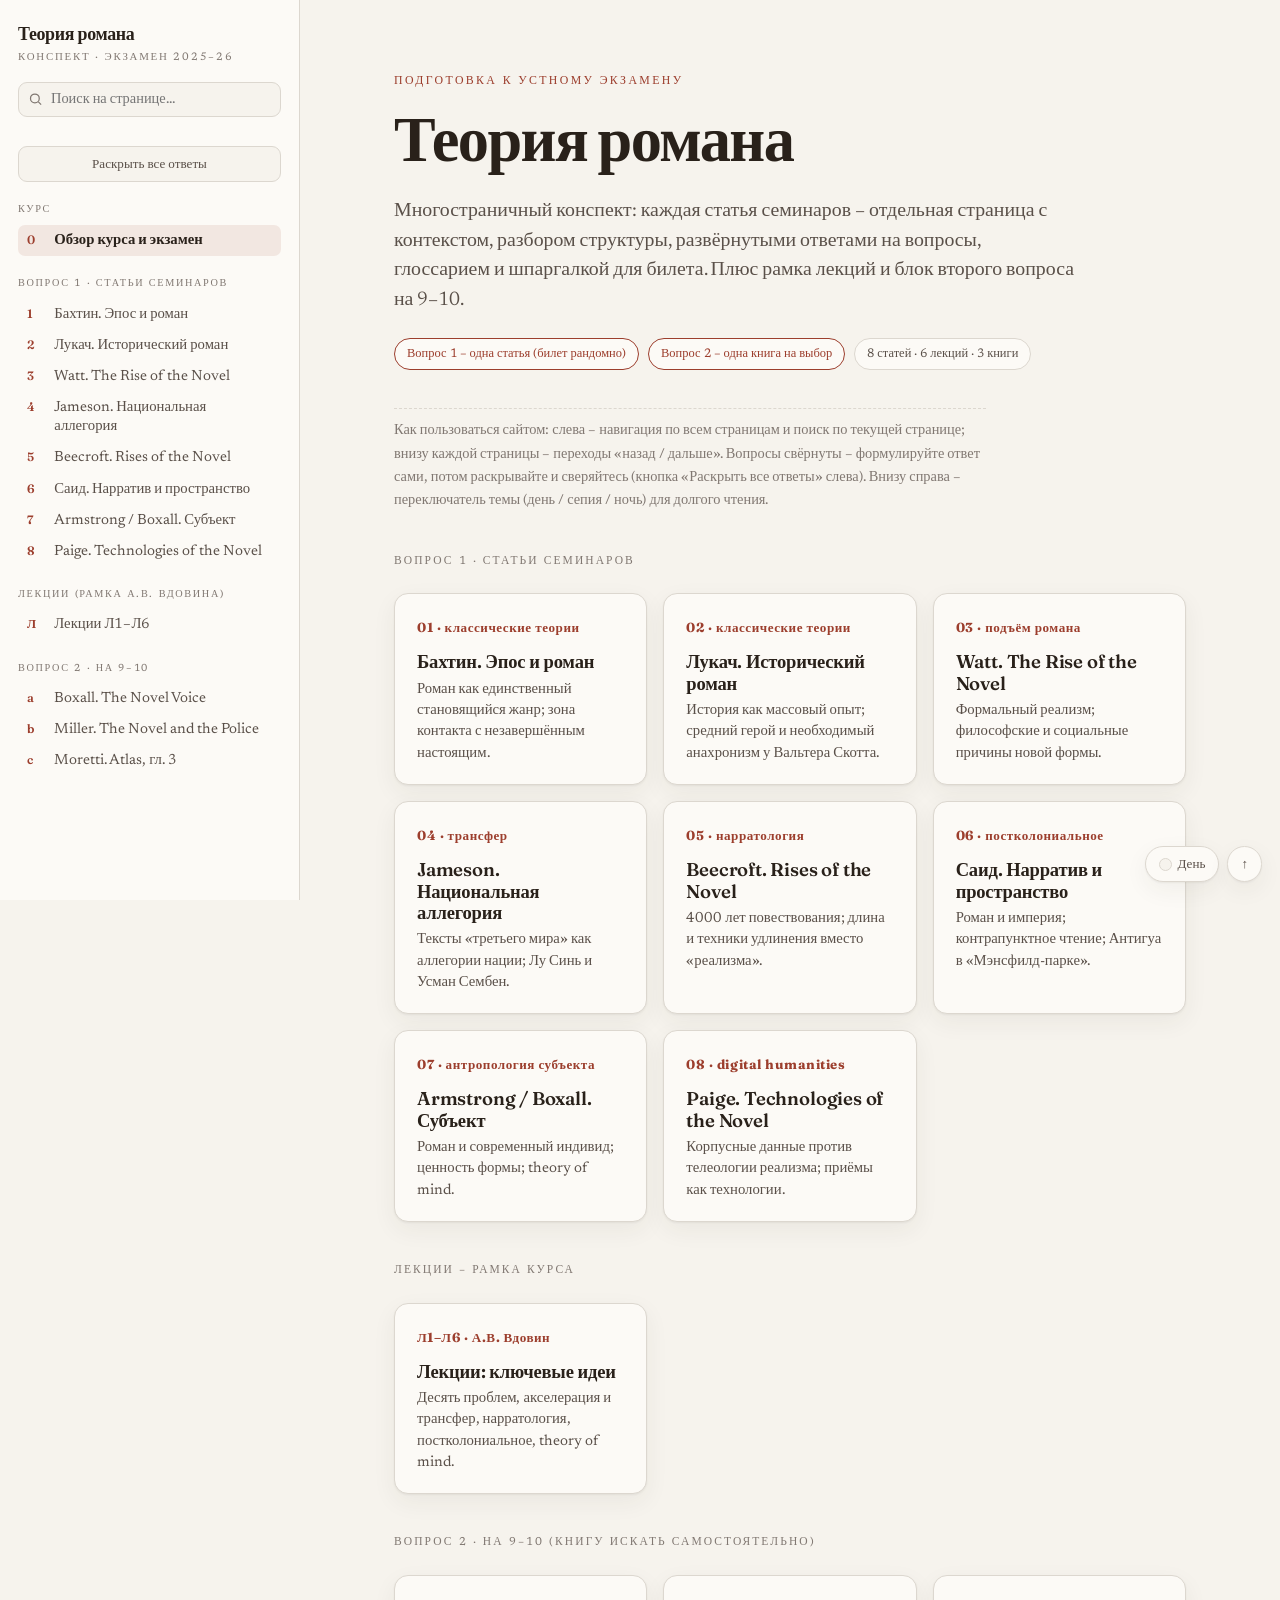
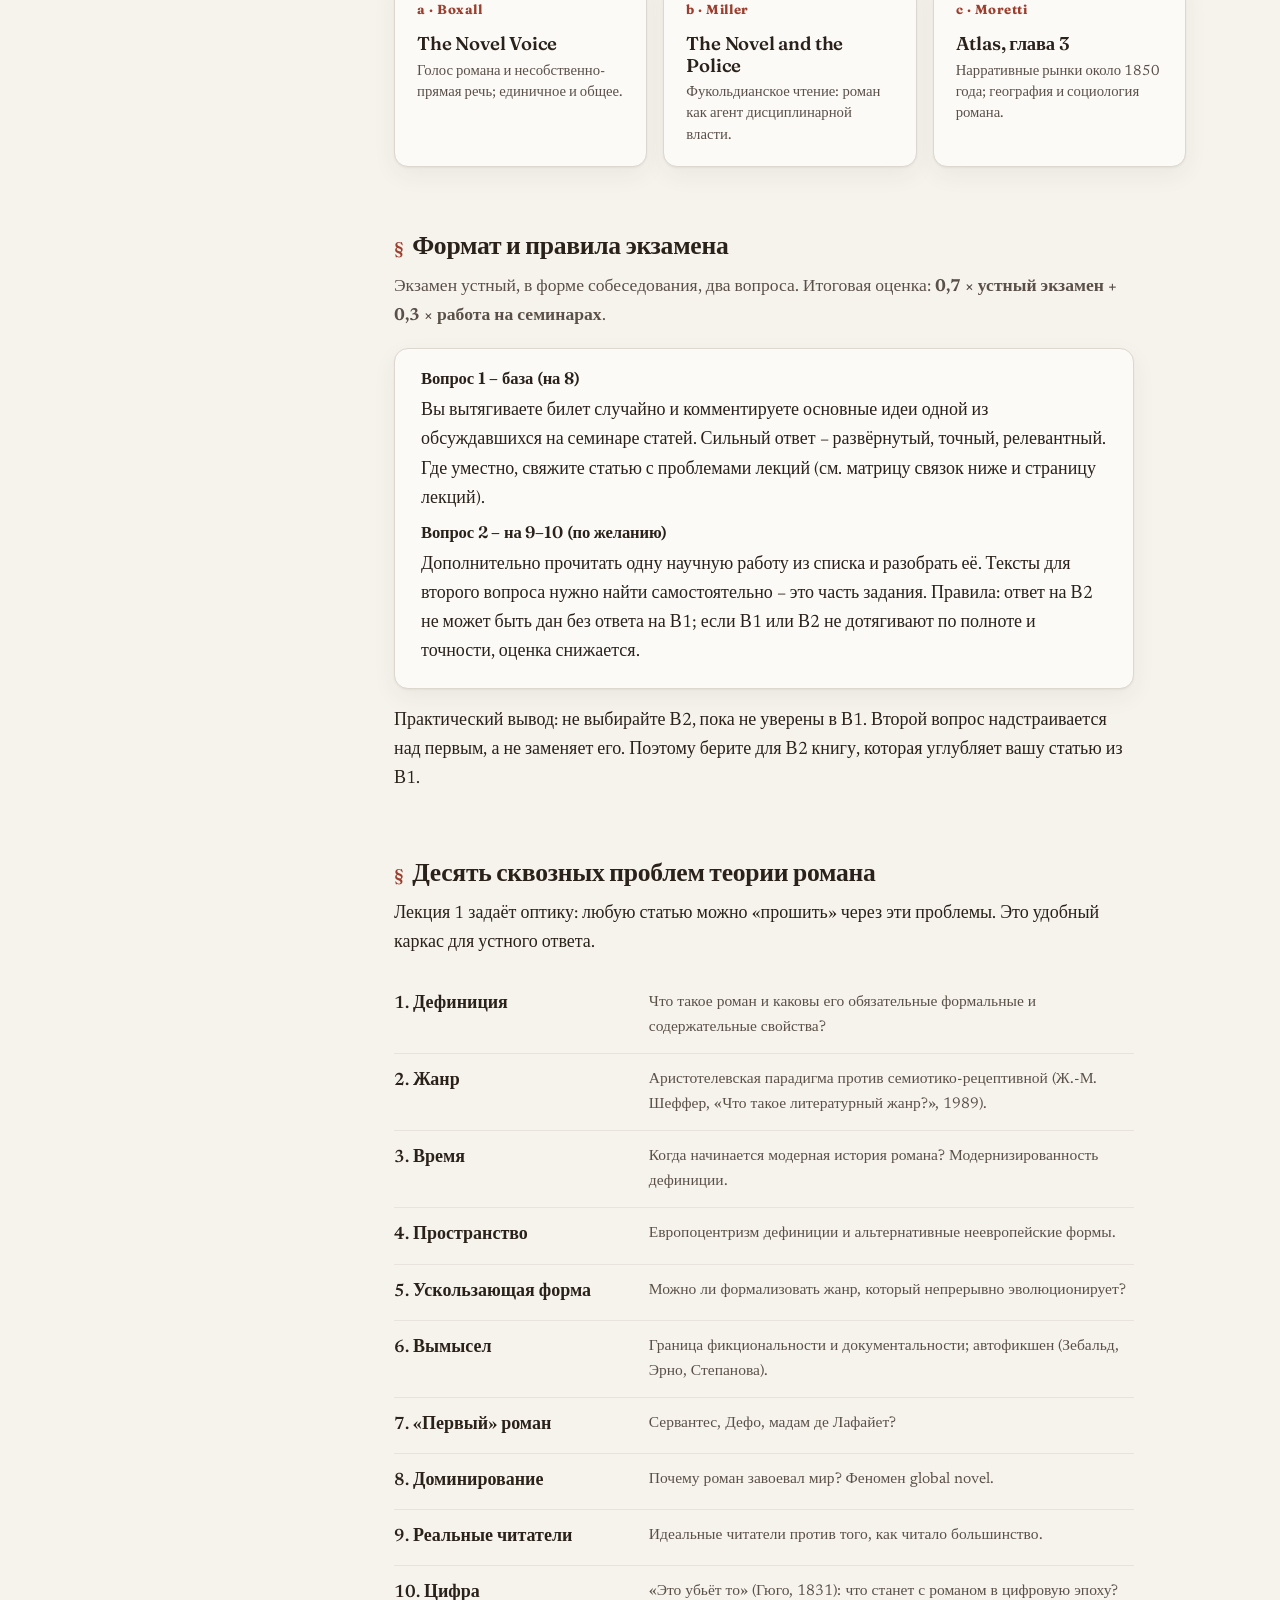
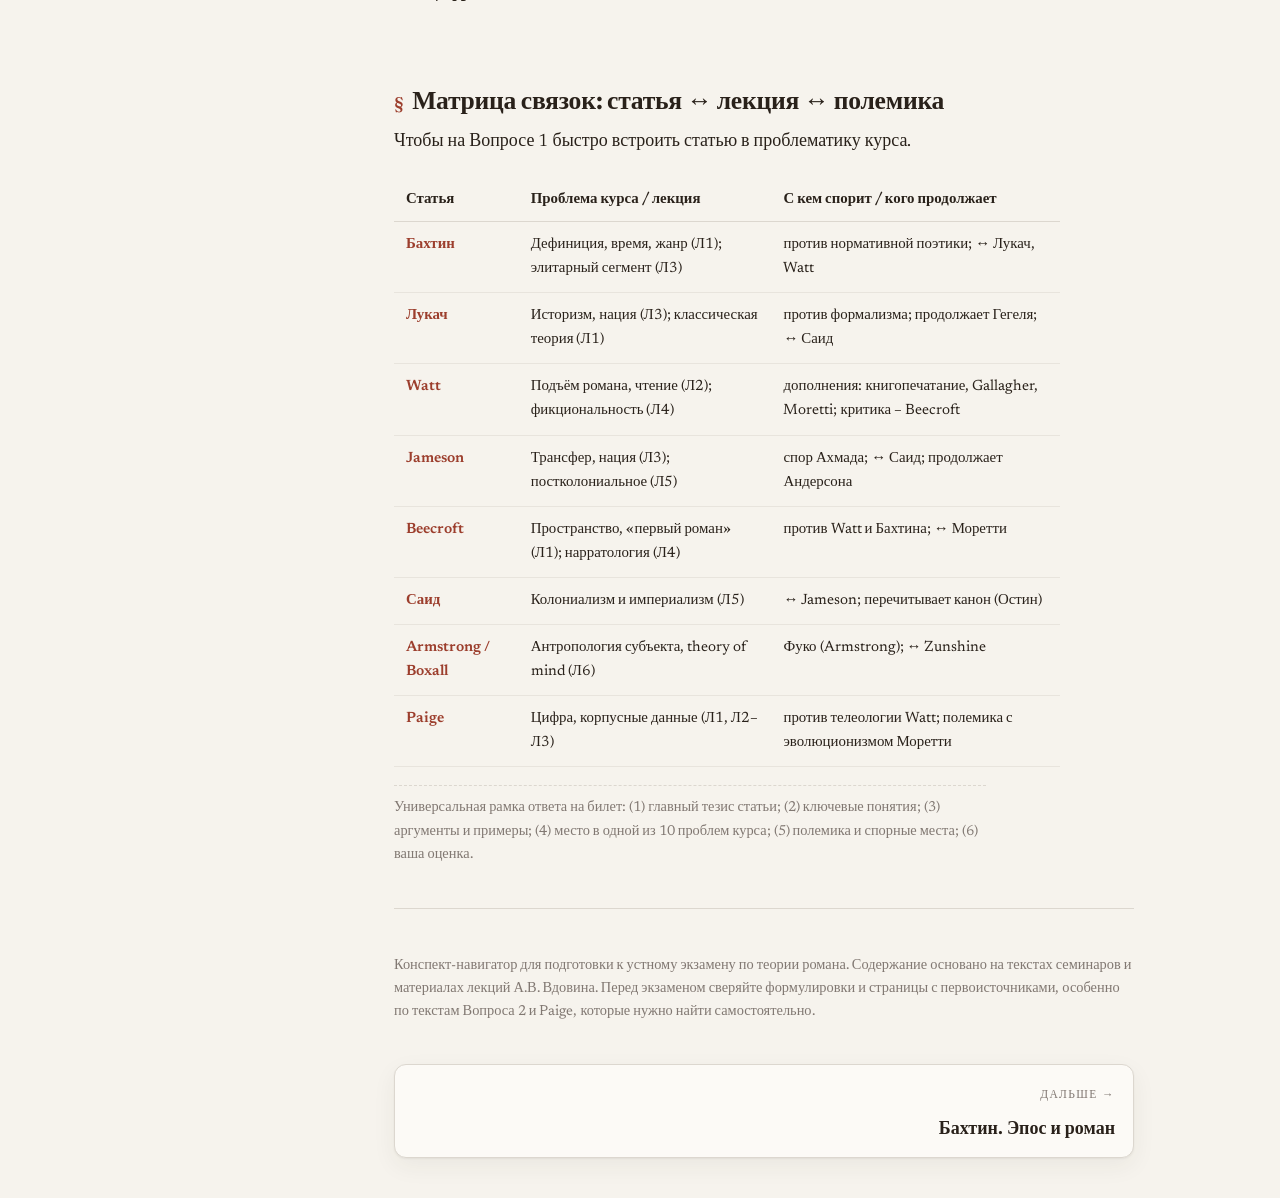
<file: index.html>
<!DOCTYPE html>
<html lang="ru">
<head>
<meta charset="UTF-8">
<meta name="viewport" content="width=device-width, initial-scale=1.0">
<title>Теория романа · конспект к экзамену</title>
<link rel="preconnect" href="https://fonts.googleapis.com">
<link rel="preconnect" href="https://fonts.gstatic.com" crossorigin>
<link href="https://fonts.googleapis.com/css2?family=Fraunces:opsz,wght@9..144,400;9..144,500;9..144,600;9..144,700&family=Newsreader:ital,opsz,wght@0,6..72,400;0,6..72,500;0,6..72,600;1,6..72,400;1,6..72,500&display=swap" rel="stylesheet">
<link rel="stylesheet" href="assets/style.css">
</head>
<body data-page="index.html">
<div class="shell">
<main>
<div class="wrap">

<header class="hero">
  <p class="kicker">Подготовка к устному экзамену</p>
  <h1>Теория романа</h1>
  <p class="lede">Многостраничный конспект: каждая статья семинаров – отдельная страница с контекстом, разбором структуры, развёрнутыми ответами на вопросы, глоссарием и шпаргалкой для билета. Плюс рамка лекций и блок второго вопроса на 9–10.</p>
  <div class="meta-row">
    <span class="tag hl">Вопрос 1 – одна статья (билет рандомно)</span>
    <span class="tag hl">Вопрос 2 – одна книга на выбор</span>
    <span class="tag">8 статей · 6 лекций · 3 книги</span>
  </div>
</header>

<div class="read">
  <p class="note" style="margin-top:26px">Как пользоваться сайтом: слева – навигация по всем страницам и поиск по текущей странице; внизу каждой страницы – переходы «назад / дальше». Вопросы свёрнуты – формулируйте ответ сами, потом раскрывайте и сверяйтесь (кнопка «Раскрыть все ответы» слева). Внизу справа – переключатель темы (день / сепия / ночь) для долгого чтения.</p>
</div>

<p class="sectlabel">Вопрос 1 · статьи семинаров</p>
<div class="cardgrid">
  <a class="card" href="bahtin.html"><span class="cnum">01 · классические теории</span><h3>Бахтин. Эпос и роман</h3><p>Роман как единственный становящийся жанр; зона контакта с незавершённым настоящим.</p></a>
  <a class="card" href="lukacs.html"><span class="cnum">02 · классические теории</span><h3>Лукач. Исторический роман</h3><p>История как массовый опыт; средний герой и необходимый анахронизм у Вальтера Скотта.</p></a>
  <a class="card" href="watt.html"><span class="cnum">03 · подъём романа</span><h3>Watt. The Rise of the Novel</h3><p>Формальный реализм; философские и социальные причины новой формы.</p></a>
  <a class="card" href="jameson.html"><span class="cnum">04 · трансфер</span><h3>Jameson. Национальная аллегория</h3><p>Тексты «третьего мира» как аллегории нации; Лу Синь и Усман Сембен.</p></a>
  <a class="card" href="beecroft.html"><span class="cnum">05 · нарратология</span><h3>Beecroft. Rises of the Novel</h3><p>4000 лет повествования; длина и техники удлинения вместо «реализма».</p></a>
  <a class="card" href="said.html"><span class="cnum">06 · постколониальное</span><h3>Саид. Нарратив и пространство</h3><p>Роман и империя; контрапунктное чтение; Антигуа в «Мэнсфилд-парке».</p></a>
  <a class="card" href="armstrong.html"><span class="cnum">07 · антропология субъекта</span><h3>Armstrong / Boxall. Субъект</h3><p>Роман и современный индивид; ценность формы; theory of mind.</p></a>
  <a class="card" href="paige.html"><span class="cnum">08 · digital humanities</span><h3>Paige. Technologies of the Novel</h3><p>Корпусные данные против телеологии реализма; приёмы как технологии.</p></a>
</div>

<p class="sectlabel">Лекции – рамка курса</p>
<div class="cardgrid">
  <a class="card" href="lectures.html"><span class="cnum">Л1–Л6 · А.В. Вдовин</span><h3>Лекции: ключевые идеи</h3><p>Десять проблем, акселерация и трансфер, нарратология, постколониальное, theory of mind.</p></a>
</div>

<p class="sectlabel">Вопрос 2 · на 9–10 (книгу искать самостоятельно)</p>
<div class="cardgrid">
  <a class="card" href="boxall-voice.html"><span class="cnum">a · Boxall</span><h3>The Novel Voice</h3><p>Голос романа и несобственно-прямая речь; единичное и общее.</p></a>
  <a class="card" href="miller.html"><span class="cnum">b · Miller</span><h3>The Novel and the Police</h3><p>Фукольдианское чтение: роман как агент дисциплинарной власти.</p></a>
  <a class="card" href="moretti.html"><span class="cnum">c · Moretti</span><h3>Atlas, глава 3</h3><p>Нарративные рынки около 1850 года; география и социология романа.</p></a>
</div>

<section id="exam">
<div class="read">
  <h2><span class="h2n">§</span>Формат и правила экзамена</h2>
  <p class="lead">Экзамен устный, в форме собеседования, два вопроса. Итоговая оценка: <strong>0,7 × устный экзамен + 0,3 × работа на семинарах</strong>.</p>
  <div class="concept">
    <h4>Вопрос 1 – база (на 8)</h4>
    <p>Вы вытягиваете билет случайно и комментируете основные идеи одной из обсуждавшихся на семинаре статей. Сильный ответ – развёрнутый, точный, релевантный. Где уместно, свяжите статью с проблемами лекций (см. матрицу связок ниже и страницу лекций).</p>
    <h4>Вопрос 2 – на 9–10 (по желанию)</h4>
    <p>Дополнительно прочитать одну научную работу из списка и разобрать её. Тексты для второго вопроса нужно найти самостоятельно – это часть задания. Правила: ответ на В2 не может быть дан без ответа на В1; если В1 или В2 не дотягивают по полноте и точности, оценка снижается.</p>
  </div>
  <p>Практический вывод: не выбирайте В2, пока не уверены в В1. Второй вопрос надстраивается над первым, а не заменяет его. Поэтому берите для В2 книгу, которая углубляет вашу статью из В1.</p>
</div>
</section>

<section id="problems">
<div class="read">
  <h2><span class="h2n">§</span>Десять сквозных проблем теории романа</h2>
  <p>Лекция 1 задаёт оптику: любую статью можно «прошить» через эти проблемы. Это удобный каркас для устного ответа.</p>
  <div class="terms">
    <div class="t"><dt>1. Дефиниция</dt><dd>Что такое роман и каковы его обязательные формальные и содержательные свойства?</dd></div>
    <div class="t"><dt>2. Жанр</dt><dd>Аристотелевская парадигма против семиотико-рецептивной (Ж.-М. Шеффер, «Что такое литературный жанр?», 1989).</dd></div>
    <div class="t"><dt>3. Время</dt><dd>Когда начинается модерная история романа? Модернизированность дефиниции.</dd></div>
    <div class="t"><dt>4. Пространство</dt><dd>Европоцентризм дефиниции и альтернативные неевропейские формы.</dd></div>
    <div class="t"><dt>5. Ускользающая форма</dt><dd>Можно ли формализовать жанр, который непрерывно эволюционирует?</dd></div>
    <div class="t"><dt>6. Вымысел</dt><dd>Граница фикциональности и документальности; автофикшен (Зебальд, Эрно, Степанова).</dd></div>
    <div class="t"><dt>7. «Первый» роман</dt><dd>Сервантес, Дефо, мадам де Лафайет?</dd></div>
    <div class="t"><dt>8. Доминирование</dt><dd>Почему роман завоевал мир? Феномен global novel.</dd></div>
    <div class="t"><dt>9. Реальные читатели</dt><dd>Идеальные читатели против того, как читало большинство.</dd></div>
    <div class="t"><dt>10. Цифра</dt><dd>«Это убьёт то» (Гюго, 1831): что станет с романом в цифровую эпоху?</dd></div>
  </div>
</div>
</section>

<section id="matrix">
<div class="read">
  <h2><span class="h2n">§</span>Матрица связок: статья ↔ лекция ↔ полемика</h2>
  <p>Чтобы на Вопросе 1 быстро встроить статью в проблематику курса.</p>
  <table class="matrix">
    <thead><tr><th>Статья</th><th>Проблема курса / лекция</th><th>С кем спорит / кого продолжает</th></tr></thead>
    <tbody>
      <tr><td>Бахтин</td><td>Дефиниция, время, жанр (Л1); элитарный сегмент (Л3)</td><td>против нормативной поэтики; ↔ Лукач, Watt</td></tr>
      <tr><td>Лукач</td><td>Историзм, нация (Л3); классическая теория (Л1)</td><td>против формализма; продолжает Гегеля; ↔ Саид</td></tr>
      <tr><td>Watt</td><td>Подъём романа, чтение (Л2); фикциональность (Л4)</td><td>дополнения: книгопечатание, Gallagher, Moretti; критика – Beecroft</td></tr>
      <tr><td>Jameson</td><td>Трансфер, нация (Л3); постколониальное (Л5)</td><td>спор Ахмада; ↔ Саид; продолжает Андерсона</td></tr>
      <tr><td>Beecroft</td><td>Пространство, «первый роман» (Л1); нарратология (Л4)</td><td>против Watt и Бахтина; ↔ Моретти</td></tr>
      <tr><td>Саид</td><td>Колониализм и империализм (Л5)</td><td>↔ Jameson; перечитывает канон (Остин)</td></tr>
      <tr><td>Armstrong / Boxall</td><td>Антропология субъекта, theory of mind (Л6)</td><td>Фуко (Armstrong); ↔ Zunshine</td></tr>
      <tr><td>Paige</td><td>Цифра, корпусные данные (Л1, Л2–Л3)</td><td>против телеологии Watt; полемика с эволюционизмом Моретти</td></tr>
    </tbody>
  </table>
  <p class="note">Универсальная рамка ответа на билет: (1) главный тезис статьи; (2) ключевые понятия; (3) аргументы и примеры; (4) место в одной из 10 проблем курса; (5) полемика и спорные места; (6) ваша оценка.</p>
</div>
</section>

<footer class="foot">
  <p>Конспект-навигатор для подготовки к устному экзамену по теории романа. Содержание основано на текстах семинаров и материалах лекций А.В. Вдовина. Перед экзаменом сверяйте формулировки и страницы с первоисточниками, особенно по текстам Вопроса 2 и Paige, которые нужно найти самостоятельно.</p>
</footer>

</div>
</main>
</div>
<script src="assets/site.js"></script>
</body>
</html>
</file>
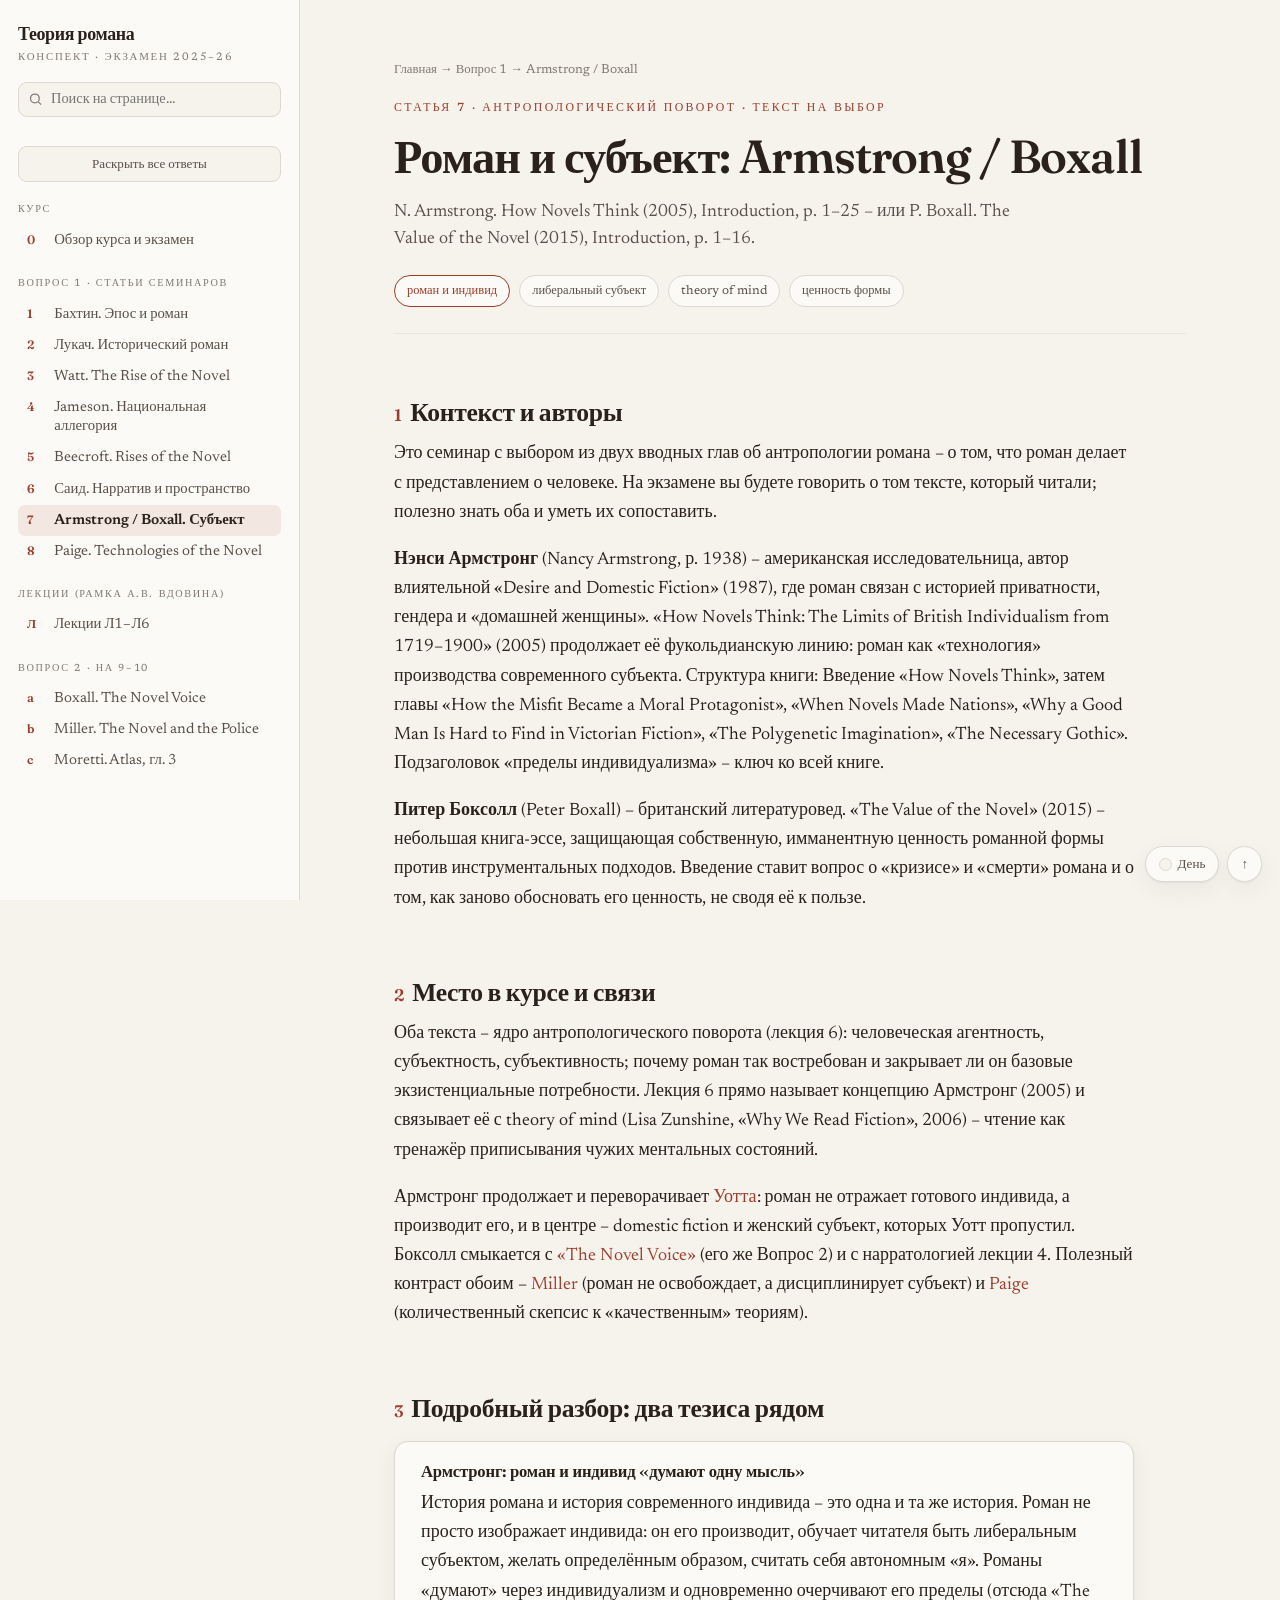
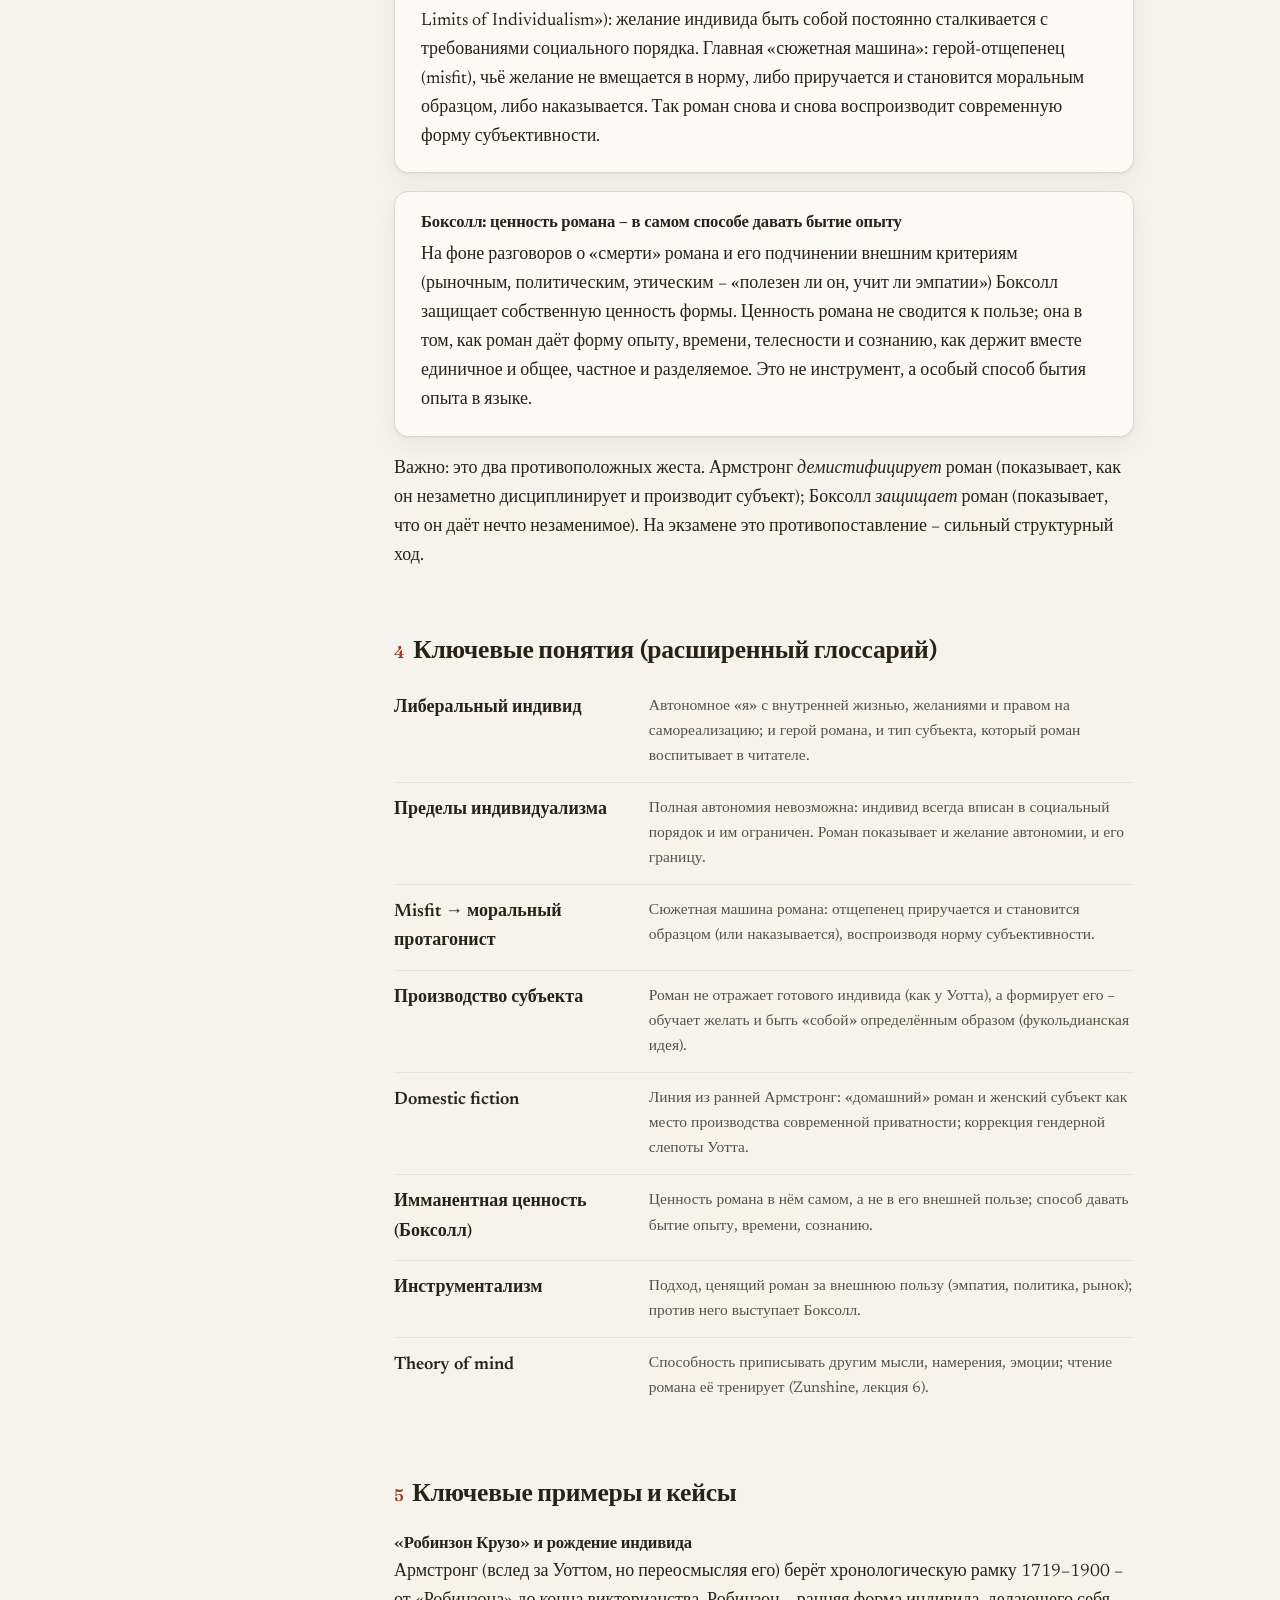
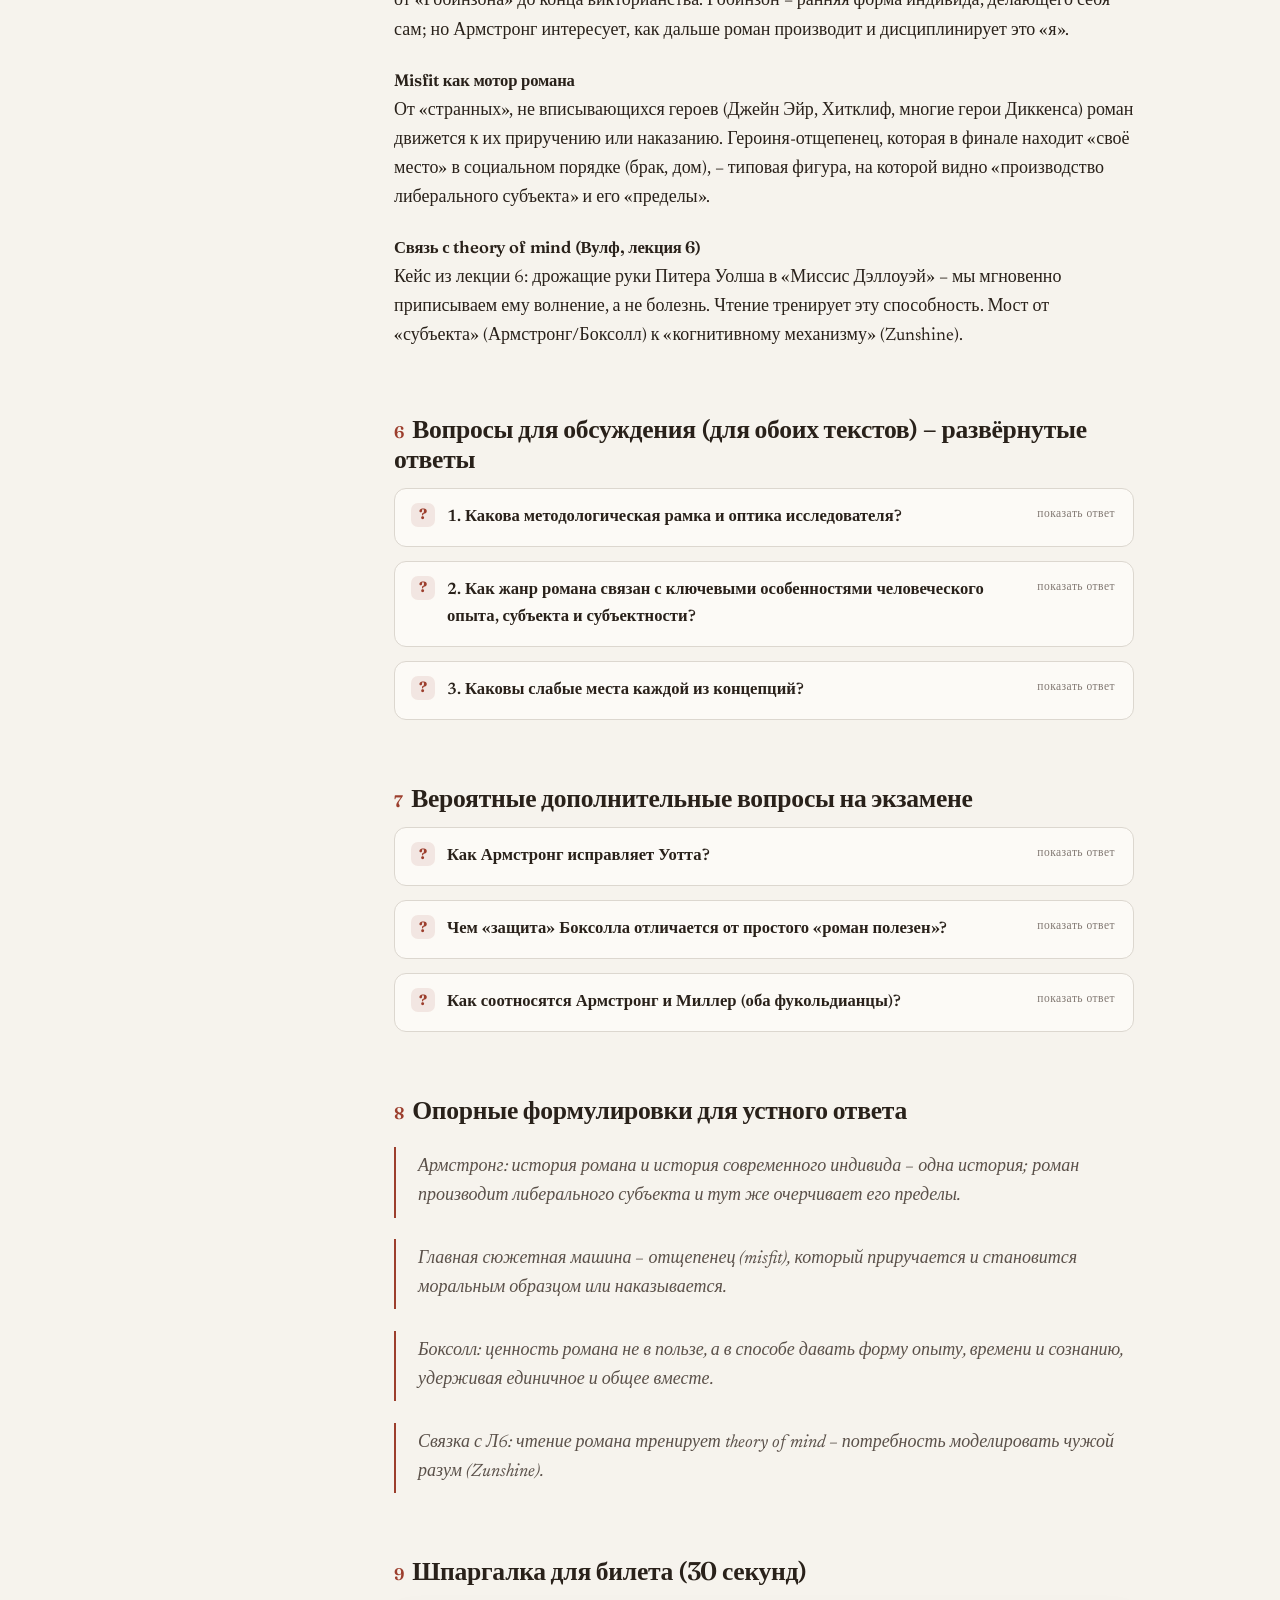
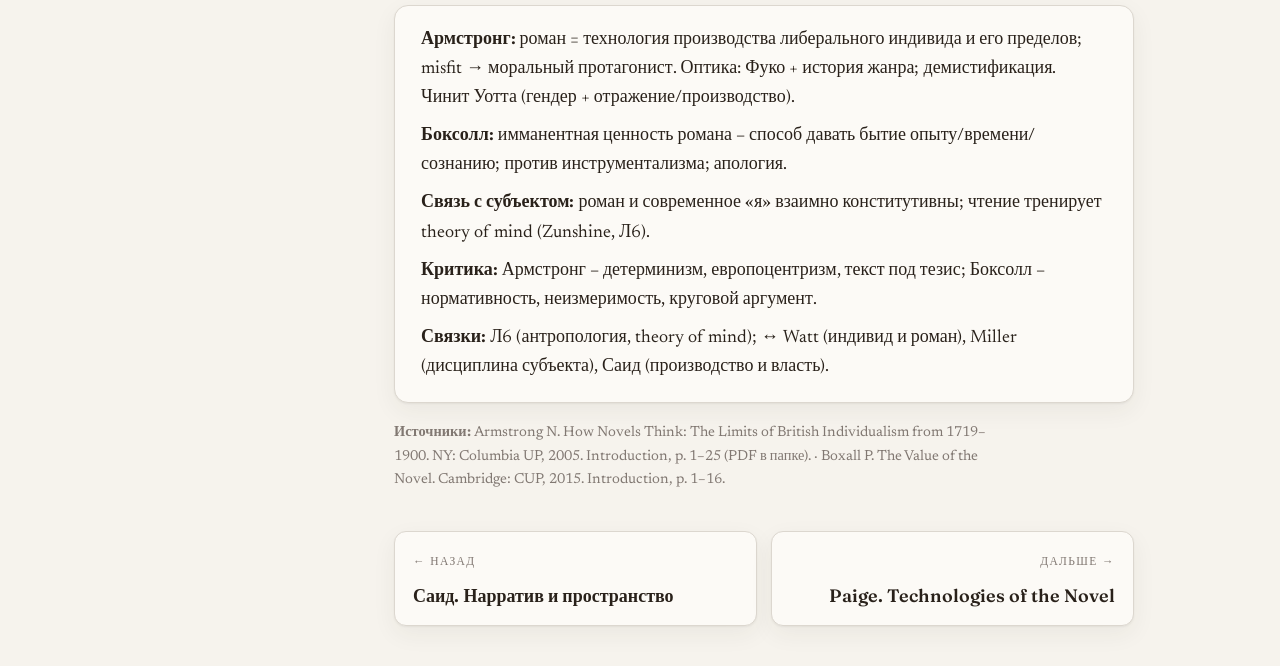
<file: armstrong.html>
<!DOCTYPE html>
<html lang="ru">
<head>
<meta charset="UTF-8">
<meta name="viewport" content="width=device-width, initial-scale=1.0">
<title>Armstrong / Boxall. Роман и субъект · Теория романа</title>
<link rel="preconnect" href="https://fonts.googleapis.com">
<link rel="preconnect" href="https://fonts.gstatic.com" crossorigin>
<link href="https://fonts.googleapis.com/css2?family=Fraunces:opsz,wght@9..144,400;9..144,500;9..144,600;9..144,700&family=Newsreader:ital,opsz,wght@0,6..72,400;0,6..72,500;0,6..72,600;1,6..72,400;1,6..72,500&display=swap" rel="stylesheet">
<link rel="stylesheet" href="assets/style.css">
</head>
<body data-page="armstrong.html">
<div class="shell">
<main>
<div class="wrap">

<header class="phead">
  <p class="crumbs"><a href="index.html">Главная</a> &rarr; Вопрос 1 &rarr; Armstrong / Boxall</p>
  <p class="kicker">Статья 7 · антропологический поворот · текст на выбор</p>
  <h1 class="title">Роман и субъект: Armstrong / Boxall</h1>
  <p class="subtitle">N. Armstrong. How Novels Think (2005), Introduction, p. 1–25 – или P. Boxall. The Value of the Novel (2015), Introduction, p. 1–16.</p>
  <div class="meta-row">
    <span class="tag hl">роман и индивид</span>
    <span class="tag">либеральный субъект</span>
    <span class="tag">theory of mind</span>
    <span class="tag">ценность формы</span>
  </div>
</header>

<div class="read">

<section id="context">
<h2><span class="h2n">1</span>Контекст и авторы</h2>
<p>Это семинар с выбором из двух вводных глав об антропологии романа – о том, что роман делает с представлением о человеке. На экзамене вы будете говорить о том тексте, который читали; полезно знать оба и уметь их сопоставить.</p>
<p><strong>Нэнси Армстронг</strong> (Nancy Armstrong, р. 1938) – американская исследовательница, автор влиятельной «Desire and Domestic Fiction» (1987), где роман связан с историей приватности, гендера и «домашней женщины». «How Novels Think: The Limits of British Individualism from 1719–1900» (2005) продолжает её фукольдианскую линию: роман как «технология» производства современного субъекта. Структура книги: Введение «How Novels Think», затем главы «How the Misfit Became a Moral Protagonist», «When Novels Made Nations», «Why a Good Man Is Hard to Find in Victorian Fiction», «The Polygenetic Imagination», «The Necessary Gothic». Подзаголовок «пределы индивидуализма» – ключ ко всей книге.</p>
<p><strong>Питер Боксолл</strong> (Peter Boxall) – британский литературовед. «The Value of the Novel» (2015) – небольшая книга-эссе, защищающая собственную, имманентную ценность романной формы против инструментальных подходов. Введение ставит вопрос о «кризисе» и «смерти» романа и о том, как заново обосновать его ценность, не сводя её к пользе.</p>
</section>

<section id="place">
<h2><span class="h2n">2</span>Место в курсе и связи</h2>
<p>Оба текста – ядро антропологического поворота (лекция 6): человеческая агентность, субъектность, субъективность; почему роман так востребован и закрывает ли он базовые экзистенциальные потребности. Лекция 6 прямо называет концепцию Армстронг (2005) и связывает её с theory of mind (Lisa Zunshine, «Why We Read Fiction», 2006) – чтение как тренажёр приписывания чужих ментальных состояний.</p>
<p>Армстронг продолжает и переворачивает <a href="watt.html">Уотта</a>: роман не отражает готового индивида, а производит его, и в центре – domestic fiction и женский субъект, которых Уотт пропустил. Боксолл смыкается с <a href="boxall-voice.html">«The Novel Voice»</a> (его же Вопрос 2) и с нарратологией лекции 4. Полезный контраст обоим – <a href="miller.html">Miller</a> (роман не освобождает, а дисциплинирует субъект) и <a href="paige.html">Paige</a> (количественный скепсис к «качественным» теориям).</p>
</section>

<section id="structure">
<h2><span class="h2n">3</span>Подробный разбор: два тезиса рядом</h2>
<div class="concept">
<h4>Армстронг: роман и индивид «думают одну мысль»</h4>
<p>История романа и история современного индивида – это одна и та же история. Роман не просто изображает индивида: он его производит, обучает читателя быть либеральным субъектом, желать определённым образом, считать себя автономным «я». Романы «думают» через индивидуализм и одновременно очерчивают его пределы (отсюда «The Limits of Individualism»): желание индивида быть собой постоянно сталкивается с требованиями социального порядка. Главная «сюжетная машина»: герой-отщепенец (misfit), чьё желание не вмещается в норму, либо приручается и становится моральным образцом, либо наказывается. Так роман снова и снова воспроизводит современную форму субъективности.</p>
</div>
<div class="concept">
<h4>Боксолл: ценность романа – в самом способе давать бытие опыту</h4>
<p>На фоне разговоров о «смерти» романа и его подчинении внешним критериям (рыночным, политическим, этическим – «полезен ли он, учит ли эмпатии») Боксолл защищает собственную ценность формы. Ценность романа не сводится к пользе; она в том, как роман даёт форму опыту, времени, телесности и сознанию, как держит вместе единичное и общее, частное и разделяемое. Это не инструмент, а особый способ бытия опыта в языке.</p>
</div>
<p>Важно: это два противоположных жеста. Армстронг <em>демистифицирует</em> роман (показывает, как он незаметно дисциплинирует и производит субъект); Боксолл <em>защищает</em> роман (показывает, что он даёт нечто незаменимое). На экзамене это противопоставление – сильный структурный ход.</p>
</section>

<section id="terms">
<h2><span class="h2n">4</span>Ключевые понятия (расширенный глоссарий)</h2>
<div class="terms">
  <div class="t"><dt>Либеральный индивид</dt><dd>Автономное «я» с внутренней жизнью, желаниями и правом на самореализацию; и герой романа, и тип субъекта, который роман воспитывает в читателе.</dd></div>
  <div class="t"><dt>Пределы индивидуализма</dt><dd>Полная автономия невозможна: индивид всегда вписан в социальный порядок и им ограничен. Роман показывает и желание автономии, и его границу.</dd></div>
  <div class="t"><dt>Misfit → моральный протагонист</dt><dd>Сюжетная машина романа: отщепенец приручается и становится образцом (или наказывается), воспроизводя норму субъективности.</dd></div>
  <div class="t"><dt>Производство субъекта</dt><dd>Роман не отражает готового индивида (как у Уотта), а формирует его – обучает желать и быть «собой» определённым образом (фукольдианская идея).</dd></div>
  <div class="t"><dt>Domestic fiction</dt><dd>Линия из ранней Армстронг: «домашний» роман и женский субъект как место производства современной приватности; коррекция гендерной слепоты Уотта.</dd></div>
  <div class="t"><dt>Имманентная ценность (Боксолл)</dt><dd>Ценность романа в нём самом, а не в его внешней пользе; способ давать бытие опыту, времени, сознанию.</dd></div>
  <div class="t"><dt>Инструментализм</dt><dd>Подход, ценящий роман за внешнюю пользу (эмпатия, политика, рынок); против него выступает Боксолл.</dd></div>
  <div class="t"><dt>Theory of mind</dt><dd>Способность приписывать другим мысли, намерения, эмоции; чтение романа её тренирует (Zunshine, лекция 6).</dd></div>
</div>
</section>

<section id="cases">
<h2><span class="h2n">5</span>Ключевые примеры и кейсы</h2>
<h4>«Робинзон Крузо» и рождение индивида</h4>
<p>Армстронг (вслед за Уоттом, но переосмысляя его) берёт хронологическую рамку 1719–1900 – от «Робинзона» до конца викторианства. Робинзон – ранняя форма индивида, делающего себя сам; но Армстронг интересует, как дальше роман производит и дисциплинирует это «я».</p>
<h4>Misfit как мотор романа</h4>
<p>От «странных», не вписывающихся героев (Джейн Эйр, Хитклиф, многие герои Диккенса) роман движется к их приручению или наказанию. Героиня-отщепенец, которая в финале находит «своё место» в социальном порядке (брак, дом), – типовая фигура, на которой видно «производство либерального субъекта» и его «пределы».</p>
<h4>Связь с theory of mind (Вулф, лекция 6)</h4>
<p>Кейс из лекции 6: дрожащие руки Питера Уолша в «Миссис Дэллоуэй» – мы мгновенно приписываем ему волнение, а не болезнь. Чтение тренирует эту способность. Мост от «субъекта» (Армстронг/Боксолл) к «когнитивному механизму» (Zunshine).</p>
</section>

<section id="questions">
<h2><span class="h2n">6</span>Вопросы для обсуждения (для обоих текстов) – развёрнутые ответы</h2>

<details class="qa"><summary>1. Какова методологическая рамка и оптика исследователя?</summary>
<div class="ans">
<p><strong>Армстронг.</strong> Рамка – соединение фукольдианской истории субъекта (как культура производит определённый тип «я») с историей жанра и идеологией либерального индивидуализма. Оптика критическая и историческая: роман изучается как «технология» формирования субъекта на материале британской прозы 1719–1900. Это продолжение её ранней работы «Desire and Domestic Fiction». Армстронг демистифицирует: показывает, как роман незаметно дисциплинирует, нормализует и производит того самого «свободного индивида», в чью естественность мы верим.</p>
<p><strong>Боксолл.</strong> Рамка – философско-эстетическая и этическая. Боксолл спорит с инструментальными подходами (роман ценен лишь тем, что полезен) и реабилитирует имманентную ценность формы. Оптика – близкого чтения и философской рефлексии о том, что роман делает с опытом, временем и языком. Боксолл не демистифицирует, а защищает.</p>
<div class="crit"><b>Контраст оптик:</b> Армстронг демистифицирует (роман дисциплинирует субъект); Боксолл защищает (роман раскрывает то, что иначе недоступно). Два противоположных жеста – критический и апологетический.</div>
</div></details>

<details class="qa"><summary>2. Как жанр романа связан с ключевыми особенностями человеческого опыта, субъекта и субъектности?</summary>
<div class="ans">
<p><strong>Армстронг.</strong> Роман и современный субъект взаимно конститутивны. Жанр приучает читателя считать себя самостоятельным «я» с внутренней жизнью, желаниями и правом на самореализацию – то есть формирует либерального индивида. Но тот же жанр показывает пределы этого индивидуализма: полная автономия невозможна, индивид всегда встроен в социальный порядок и ограничен им. Сюжетно это разыгрывается через фигуру отщепенца, чьё желание либо примиряется с нормой, либо подавляется. Субъектность здесь – продукт жанровой работы, а не природная данность; роман «думает» субъекта в самый момент его изображения и тем самым его производит.</p>
<p><strong>Боксолл.</strong> Роман связан с опытом через способность давать форму внутреннему времени, сознанию, телесности и интерсубъективности. Он удерживает противоречие между уникальностью отдельной жизни и её разделяемостью, между голосом частным и общим. Поэтому роман даёт особый, ничем не заменимый доступ к тому, что значит быть субъектом среди других субъектов.</p>
<p><strong>Связь с курсом (лекция 6, theory of mind).</strong> Оба резонируют с когнитивно-антропологической линией: чтение романа тренирует «теорию сознания» (Zunshine) – способность приписывать другим мысли и состояния по их поведению. Роман удовлетворяет базовую антропологическую потребность моделировать чужой разум; даже неверные интерпретации поступков героев приносят удовольствие, упражняя этот когнитивный аппарат.</p>
<div class="crit"><b>Мост:</b> Армстронг/Боксолл – про субъекта (что роман делает с «я»); лекция 6 – про когнитивный механизм (как этот субъект читает чужие умы). Роман и формирует субъект, и тренирует его способность понимать других.</div>
</div></details>

<details class="qa"><summary>3. Каковы слабые места каждой из концепций?</summary>
<div class="ans">
<p><strong>Армстронг – слабости.</strong></p>
<ul>
<li><strong>Функционализм и детерминизм.</strong> Если роман всегда «производит» либерального субъекта, трудно объяснить сопротивляющиеся, антииндивидуалистические романы; теория рискует объяснять всё и потому ничего.</li>
<li><strong>Европоцентризм / узкий корпус.</strong> Британская традиция выдаётся за модель субъективности вообще.</li>
<li><strong>Подчинение текстов тезису.</strong> Сильная рамка рискует читать всё как подтверждение вывода (та же претензия, что к Лукачу и Джеймисону).</li>
<li><strong>Размытая граница.</strong> «Роман отражает субъекта» и «роман создаёт субъекта» – разные утверждения, и Армстронг иногда скользит между ними.</li>
</ul>
<p><strong>Боксолл – слабости.</strong></p>
<ul>
<li><strong>Новая нормативность.</strong> Защита «имманентной ценности» рискует обернуться вкусовщиной: кто решает, что ценно?</li>
<li><strong>Неоперационализируемость.</strong> Понятия «ценность», «бытие опыта», «внутренний голос» трудно проверить или измерить.</li>
<li><strong>Недооценка социального.</strong> Сосредоточенность на форме может игнорировать историю, власть, экономику (центр у Лукача, Саида, Джеймисона, Миллера).</li>
<li><strong>Круговой аргумент.</strong> «Роман ценен тем, что делает только роман» – рискует замкнуться сам на себя.</li>
</ul>
<div class="crit"><b>Общая претензия:</b> сильны теоретически, но слабо фальсифицируемы и завязаны на западный канон. Их хорошо «поверять» количественным взглядом Paige и социальным – Миллера и Саида.</div>
</div></details>
</section>

<section id="extra">
<h2><span class="h2n">7</span>Вероятные дополнительные вопросы на экзамене</h2>
<details class="qa"><summary>Как Армстронг исправляет Уотта?</summary>
<div class="ans">
<p>Двояко. Против гендерной слепоты: в центр истории романа Армстронг ставит domestic fiction и женский субъект, которых Уотт пропустил. Против «отражательной» модели: у Уотта роман отражает уже сложившегося буржуазного индивида, а у Армстронг роман сам производит этот тип субъекта, активно формирует желание и приватность. Армстронг переносит акцент с «роман как зеркало» на «роман как машина субъективации».</p>
</div></details>
<details class="qa"><summary>Чем «защита» Боксолла отличается от простого «роман полезен»?</summary>
<div class="ans">
<p>Боксолл как раз против пользы. «Роман полезен» – это инструментализм (учит эмпатии, отражает эпоху). Боксолл утверждает обратное: ценность романа имманентна, она в самом способе давать форму опыту и сознанию, который ничем не заменишь и который нельзя оправдать внешней функцией. Это эстетическая, а не утилитарная защита.</p>
</div></details>
<details class="qa"><summary>Как соотносятся Армстронг и Миллер (оба фукольдианцы)?</summary>
<div class="ans">
<p>Оба читают роман через Фуко как машину производства/дисциплинирования субъекта. Армстронг делает акцент на производстве либерального индивида и его желания, Миллер – на дисциплине и надзоре (паноптическая всеведущая наррация, «либеральный субъект», который мнит себя свободным). Они дополняют друг друга: Армстронг – как роман делает субъекта, Миллер – как роман его контролирует. Сильнейшая пара для В1↔В2.</p>
</div></details>
</section>

<section id="quotes">
<h2><span class="h2n">8</span>Опорные формулировки для устного ответа</h2>
<blockquote>Армстронг: история романа и история современного индивида – одна история; роман производит либерального субъекта и тут же очерчивает его пределы.</blockquote>
<blockquote>Главная сюжетная машина – отщепенец (misfit), который приручается и становится моральным образцом или наказывается.</blockquote>
<blockquote>Боксолл: ценность романа не в пользе, а в способе давать форму опыту, времени и сознанию, удерживая единичное и общее вместе.</blockquote>
<blockquote>Связка с Л6: чтение романа тренирует theory of mind – потребность моделировать чужой разум (Zunshine).</blockquote>
</section>

<section id="cheat">
<h2><span class="h2n">9</span>Шпаргалка для билета (30 секунд)</h2>
<div class="concept">
<p><strong>Армстронг:</strong> роман = технология производства либерального индивида и его пределов; misfit → моральный протагонист. Оптика: Фуко + история жанра; демистификация. Чинит Уотта (гендер + отражение/производство).</p>
<p><strong>Боксолл:</strong> имманентная ценность романа – способ давать бытие опыту/времени/сознанию; против инструментализма; апология.</p>
<p><strong>Связь с субъектом:</strong> роман и современное «я» взаимно конститутивны; чтение тренирует theory of mind (Zunshine, Л6).</p>
<p><strong>Критика:</strong> Армстронг – детерминизм, европоцентризм, текст под тезис; Боксолл – нормативность, неизмеримость, круговой аргумент.</p>
<p><strong>Связки:</strong> Л6 (антропология, theory of mind); ↔ Watt (индивид и роман), Miller (дисциплина субъекта), Саид (производство и власть).</p>
</div>
</section>

<p class="src"><strong>Источники:</strong> Armstrong N. How Novels Think: The Limits of British Individualism from 1719–1900. NY: Columbia UP, 2005. Introduction, p. 1–25 (PDF в папке). · Boxall P. The Value of the Novel. Cambridge: CUP, 2015. Introduction, p. 1–16.</p>

</div>
</div>
</main>
</div>
<script src="assets/site.js"></script>
</body>
</html>
</file>
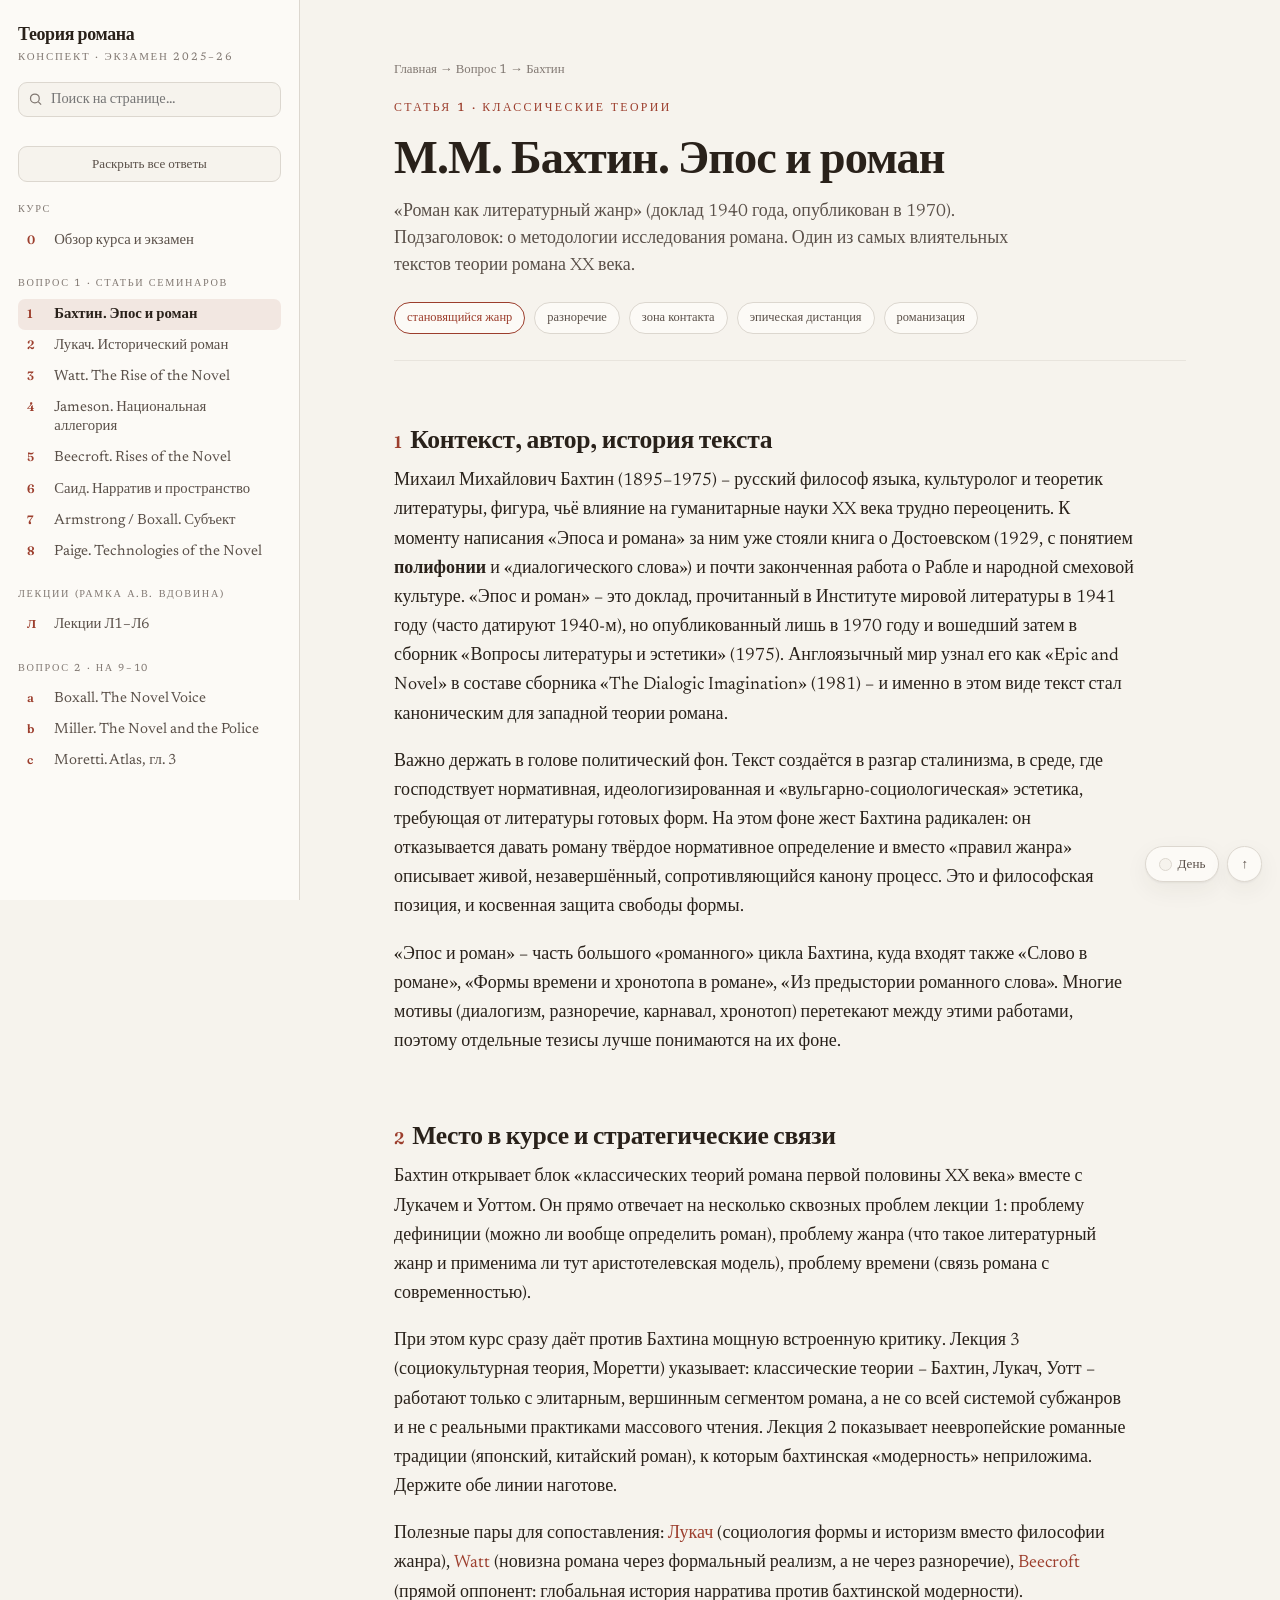
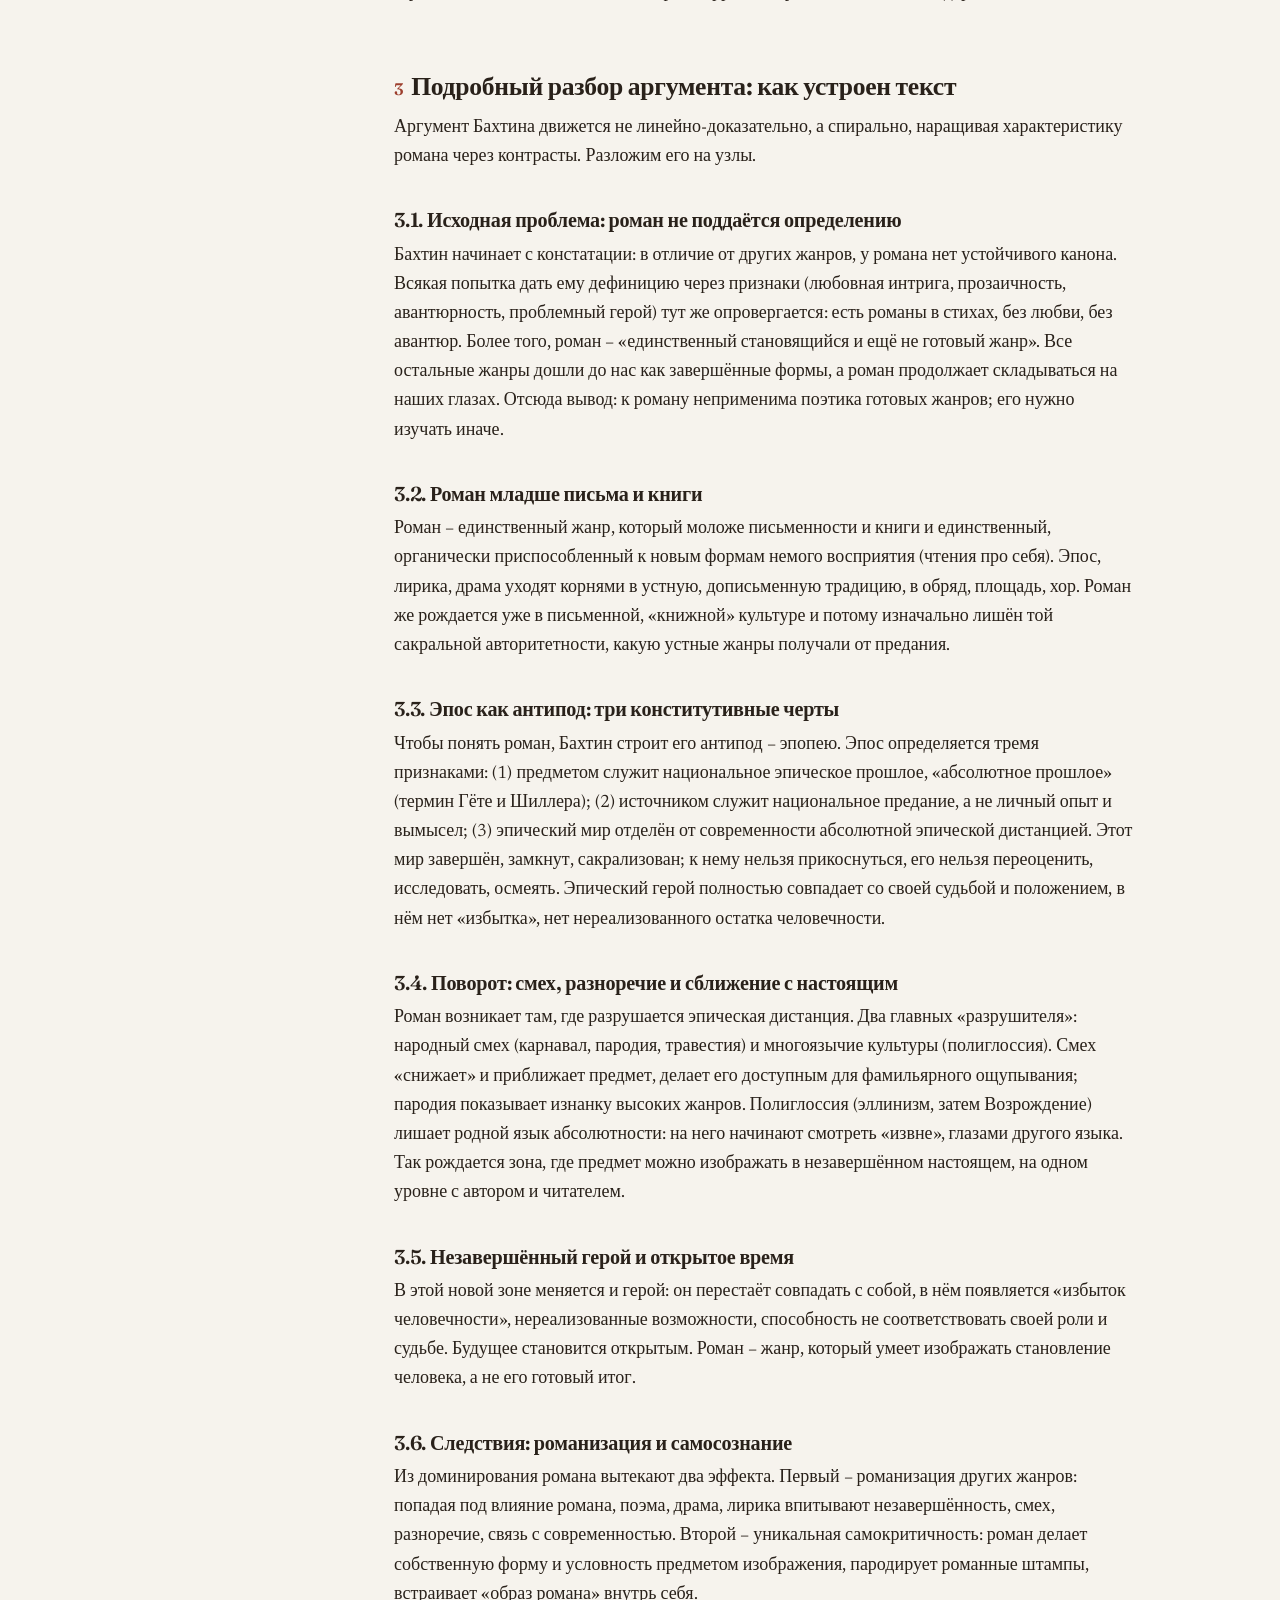
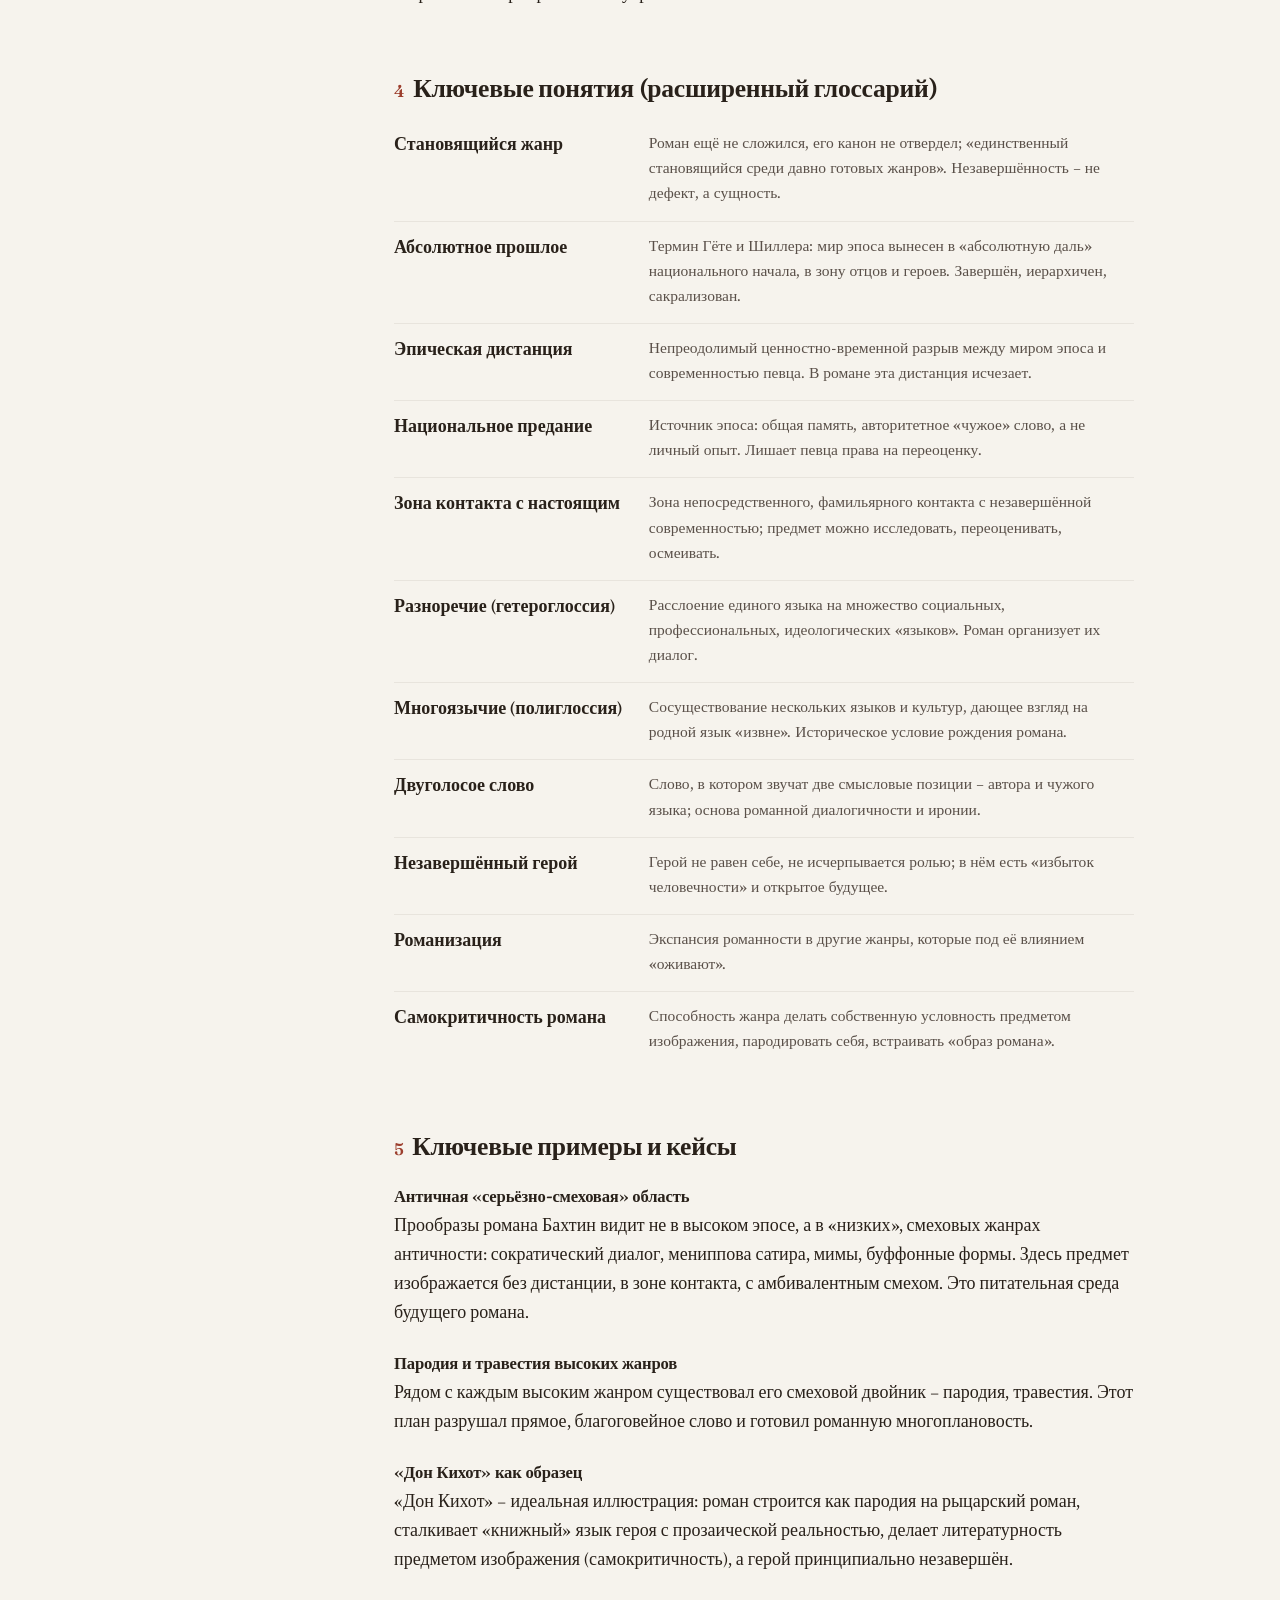
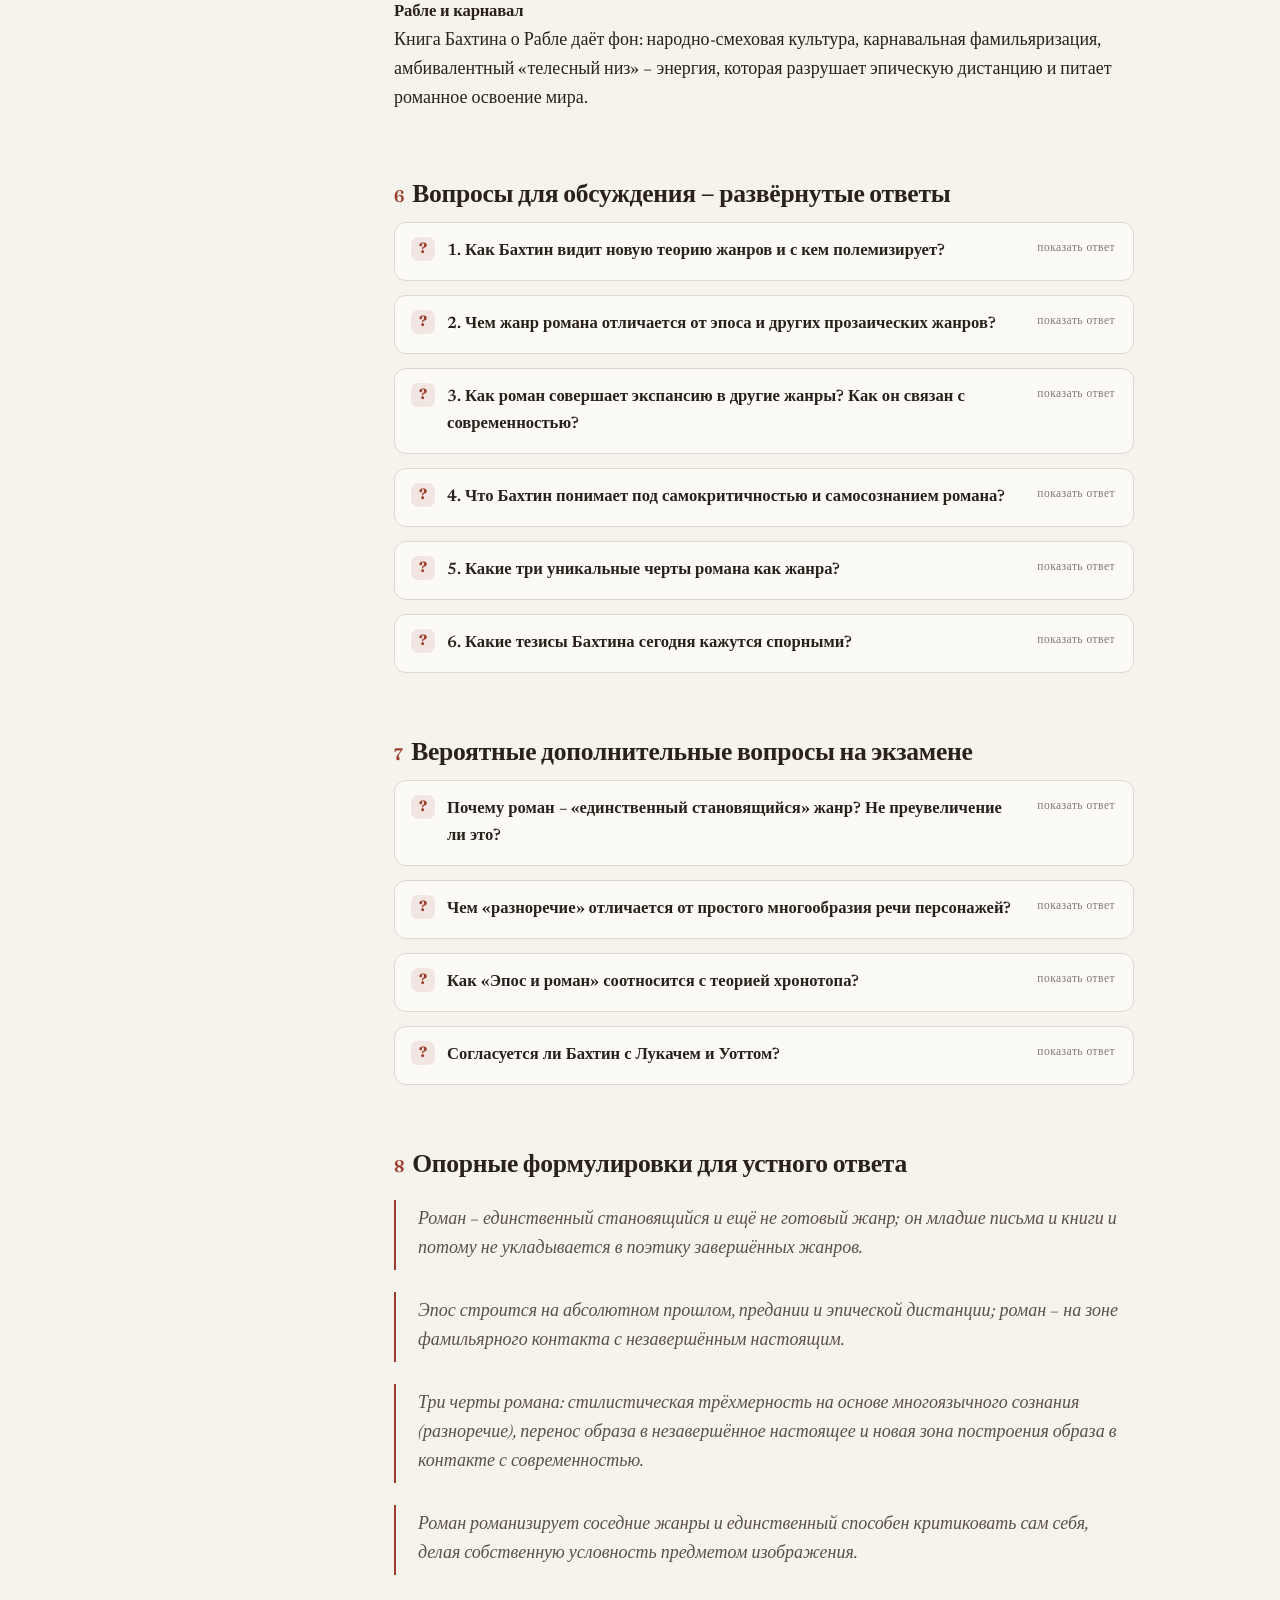
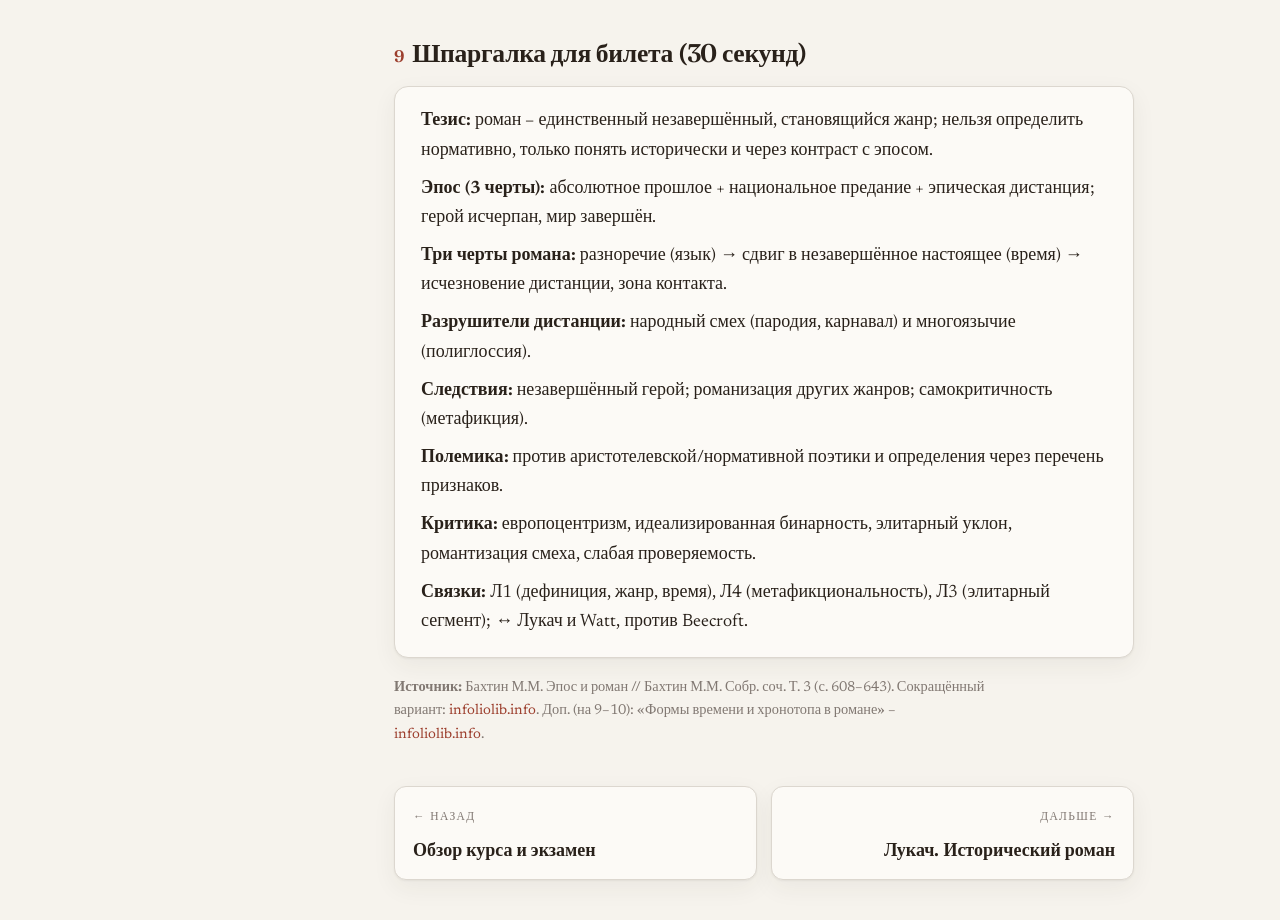
<file: bahtin.html>
<!DOCTYPE html>
<html lang="ru">
<head>
<meta charset="UTF-8">
<meta name="viewport" content="width=device-width, initial-scale=1.0">
<title>Бахтин. Эпос и роман · Теория романа</title>
<link rel="preconnect" href="https://fonts.googleapis.com">
<link rel="preconnect" href="https://fonts.gstatic.com" crossorigin>
<link href="https://fonts.googleapis.com/css2?family=Fraunces:opsz,wght@9..144,400;9..144,500;9..144,600;9..144,700&family=Newsreader:ital,opsz,wght@0,6..72,400;0,6..72,500;0,6..72,600;1,6..72,400;1,6..72,500&display=swap" rel="stylesheet">
<link rel="stylesheet" href="assets/style.css">
</head>
<body data-page="bahtin.html">
<div class="shell">
<main>
<div class="wrap">

<header class="phead">
  <p class="crumbs"><a href="index.html">Главная</a> &rarr; Вопрос 1 &rarr; Бахтин</p>
  <p class="kicker">Статья 1 · классические теории</p>
  <h1 class="title">М.М. Бахтин. Эпос и роман</h1>
  <p class="subtitle">«Роман как литературный жанр» (доклад 1940 года, опубликован в 1970). Подзаголовок: о методологии исследования романа. Один из самых влиятельных текстов теории романа XX века.</p>
  <div class="meta-row">
    <span class="tag hl">становящийся жанр</span>
    <span class="tag">разноречие</span>
    <span class="tag">зона контакта</span>
    <span class="tag">эпическая дистанция</span>
    <span class="tag">романизация</span>
  </div>
</header>

<div class="read">

<section id="context">
<h2><span class="h2n">1</span>Контекст, автор, история текста</h2>
<p>Михаил Михайлович Бахтин (1895–1975) – русский философ языка, культуролог и теоретик литературы, фигура, чьё влияние на гуманитарные науки XX века трудно переоценить. К моменту написания «Эпоса и романа» за ним уже стояли книга о Достоевском (1929, с понятием <strong>полифонии</strong> и «диалогического слова») и почти законченная работа о Рабле и народной смеховой культуре. «Эпос и роман» – это доклад, прочитанный в Институте мировой литературы в 1941 году (часто датируют 1940-м), но опубликованный лишь в 1970 году и вошедший затем в сборник «Вопросы литературы и эстетики» (1975). Англоязычный мир узнал его как «Epic and Novel» в составе сборника «The Dialogic Imagination» (1981) – и именно в этом виде текст стал каноническим для западной теории романа.</p>
<p>Важно держать в голове политический фон. Текст создаётся в разгар сталинизма, в среде, где господствует нормативная, идеологизированная и «вульгарно-социологическая» эстетика, требующая от литературы готовых форм. На этом фоне жест Бахтина радикален: он отказывается давать роману твёрдое нормативное определение и вместо «правил жанра» описывает живой, незавершённый, сопротивляющийся канону процесс. Это и философская позиция, и косвенная защита свободы формы.</p>
<p>«Эпос и роман» – часть большого «романного» цикла Бахтина, куда входят также «Слово в романе», «Формы времени и хронотопа в романе», «Из предыстории романного слова». Многие мотивы (диалогизм, разноречие, карнавал, хронотоп) перетекают между этими работами, поэтому отдельные тезисы лучше понимаются на их фоне.</p>
</section>

<section id="place">
<h2><span class="h2n">2</span>Место в курсе и стратегические связи</h2>
<p>Бахтин открывает блок «классических теорий романа первой половины XX века» вместе с Лукачем и Уоттом. Он прямо отвечает на несколько сквозных проблем лекции 1: проблему дефиниции (можно ли вообще определить роман), проблему жанра (что такое литературный жанр и применима ли тут аристотелевская модель), проблему времени (связь романа с современностью).</p>
<p>При этом курс сразу даёт против Бахтина мощную встроенную критику. Лекция 3 (социокультурная теория, Моретти) указывает: классические теории – Бахтин, Лукач, Уотт – работают только с элитарным, вершинным сегментом романа, а не со всей системой субжанров и не с реальными практиками массового чтения. Лекция 2 показывает неевропейские романные традиции (японский, китайский роман), к которым бахтинская «модерность» неприложима. Держите обе линии наготове.</p>
<p>Полезные пары для сопоставления: <a href="lukacs.html">Лукач</a> (социология формы и историзм вместо философии жанра), <a href="watt.html">Watt</a> (новизна романа через формальный реализм, а не через разноречие), <a href="beecroft.html">Beecroft</a> (прямой оппонент: глобальная история нарратива против бахтинской модерности).</p>
</section>

<section id="structure">
<h2><span class="h2n">3</span>Подробный разбор аргумента: как устроен текст</h2>
<p>Аргумент Бахтина движется не линейно-доказательно, а спирально, наращивая характеристику романа через контрасты. Разложим его на узлы.</p>
<h3>3.1. Исходная проблема: роман не поддаётся определению</h3>
<p>Бахтин начинает с констатации: в отличие от других жанров, у романа нет устойчивого канона. Всякая попытка дать ему дефиницию через признаки (любовная интрига, прозаичность, авантюрность, проблемный герой) тут же опровергается: есть романы в стихах, без любви, без авантюр. Более того, роман – «единственный становящийся и ещё не готовый жанр». Все остальные жанры дошли до нас как завершённые формы, а роман продолжает складываться на наших глазах. Отсюда вывод: к роману неприменима поэтика готовых жанров; его нужно изучать иначе.</p>
<h3>3.2. Роман младше письма и книги</h3>
<p>Роман – единственный жанр, который моложе письменности и книги и единственный, органически приспособленный к новым формам немого восприятия (чтения про себя). Эпос, лирика, драма уходят корнями в устную, дописьменную традицию, в обряд, площадь, хор. Роман же рождается уже в письменной, «книжной» культуре и потому изначально лишён той сакральной авторитетности, какую устные жанры получали от предания.</p>
<h3>3.3. Эпос как антипод: три конститутивные черты</h3>
<p>Чтобы понять роман, Бахтин строит его антипод – эпопею. Эпос определяется тремя признаками: (1) предметом служит национальное эпическое прошлое, «абсолютное прошлое» (термин Гёте и Шиллера); (2) источником служит национальное предание, а не личный опыт и вымысел; (3) эпический мир отделён от современности абсолютной эпической дистанцией. Этот мир завершён, замкнут, сакрализован; к нему нельзя прикоснуться, его нельзя переоценить, исследовать, осмеять. Эпический герой полностью совпадает со своей судьбой и положением, в нём нет «избытка», нет нереализованного остатка человечности.</p>
<h3>3.4. Поворот: смех, разноречие и сближение с настоящим</h3>
<p>Роман возникает там, где разрушается эпическая дистанция. Два главных «разрушителя»: народный смех (карнавал, пародия, травестия) и многоязычие культуры (полиглоссия). Смех «снижает» и приближает предмет, делает его доступным для фамильярного ощупывания; пародия показывает изнанку высоких жанров. Полиглоссия (эллинизм, затем Возрождение) лишает родной язык абсолютности: на него начинают смотреть «извне», глазами другого языка. Так рождается зона, где предмет можно изображать в незавершённом настоящем, на одном уровне с автором и читателем.</p>
<h3>3.5. Незавершённый герой и открытое время</h3>
<p>В этой новой зоне меняется и герой: он перестаёт совпадать с собой, в нём появляется «избыток человечности», нереализованные возможности, способность не соответствовать своей роли и судьбе. Будущее становится открытым. Роман – жанр, который умеет изображать становление человека, а не его готовый итог.</p>
<h3>3.6. Следствия: романизация и самосознание</h3>
<p>Из доминирования романа вытекают два эффекта. Первый – романизация других жанров: попадая под влияние романа, поэма, драма, лирика впитывают незавершённость, смех, разноречие, связь с современностью. Второй – уникальная самокритичность: роман делает собственную форму и условность предметом изображения, пародирует романные штампы, встраивает «образ романа» внутрь себя.</p>
</section>

<section id="terms">
<h2><span class="h2n">4</span>Ключевые понятия (расширенный глоссарий)</h2>
<div class="terms">
  <div class="t"><dt>Становящийся жанр</dt><dd>Роман ещё не сложился, его канон не отвердел; «единственный становящийся среди давно готовых жанров». Незавершённость – не дефект, а сущность.</dd></div>
  <div class="t"><dt>Абсолютное прошлое</dt><dd>Термин Гёте и Шиллера: мир эпоса вынесен в «абсолютную даль» национального начала, в зону отцов и героев. Завершён, иерархичен, сакрализован.</dd></div>
  <div class="t"><dt>Эпическая дистанция</dt><dd>Непреодолимый ценностно-временной разрыв между миром эпоса и современностью певца. В романе эта дистанция исчезает.</dd></div>
  <div class="t"><dt>Национальное предание</dt><dd>Источник эпоса: общая память, авторитетное «чужое» слово, а не личный опыт. Лишает певца права на переоценку.</dd></div>
  <div class="t"><dt>Зона контакта с настоящим</dt><dd>Зона непосредственного, фамильярного контакта с незавершённой современностью; предмет можно исследовать, переоценивать, осмеивать.</dd></div>
  <div class="t"><dt>Разноречие (гетероглоссия)</dt><dd>Расслоение единого языка на множество социальных, профессиональных, идеологических «языков». Роман организует их диалог.</dd></div>
  <div class="t"><dt>Многоязычие (полиглоссия)</dt><dd>Сосуществование нескольких языков и культур, дающее взгляд на родной язык «извне». Историческое условие рождения романа.</dd></div>
  <div class="t"><dt>Двуголосое слово</dt><dd>Слово, в котором звучат две смысловые позиции – автора и чужого языка; основа романной диалогичности и иронии.</dd></div>
  <div class="t"><dt>Незавершённый герой</dt><dd>Герой не равен себе, не исчерпывается ролью; в нём есть «избыток человечности» и открытое будущее.</dd></div>
  <div class="t"><dt>Романизация</dt><dd>Экспансия романности в другие жанры, которые под её влиянием «оживают».</dd></div>
  <div class="t"><dt>Самокритичность романа</dt><dd>Способность жанра делать собственную условность предметом изображения, пародировать себя, встраивать «образ романа».</dd></div>
</div>
</section>

<section id="cases">
<h2><span class="h2n">5</span>Ключевые примеры и кейсы</h2>
<h4>Античная «серьёзно-смеховая» область</h4>
<p>Прообразы романа Бахтин видит не в высоком эпосе, а в «низких», смеховых жанрах античности: сократический диалог, мениппова сатира, мимы, буффонные формы. Здесь предмет изображается без дистанции, в зоне контакта, с амбивалентным смехом. Это питательная среда будущего романа.</p>
<h4>Пародия и травестия высоких жанров</h4>
<p>Рядом с каждым высоким жанром существовал его смеховой двойник – пародия, травестия. Этот план разрушал прямое, благоговейное слово и готовил романную многоплановость.</p>
<h4>«Дон Кихот» как образец</h4>
<p>«Дон Кихот» – идеальная иллюстрация: роман строится как пародия на рыцарский роман, сталкивает «книжный» язык героя с прозаической реальностью, делает литературность предметом изображения (самокритичность), а герой принципиально незавершён.</p>
<h4>Рабле и карнавал</h4>
<p>Книга Бахтина о Рабле даёт фон: народно-смеховая культура, карнавальная фамильяризация, амбивалентный «телесный низ» – энергия, которая разрушает эпическую дистанцию и питает романное освоение мира.</p>
</section>

<section id="questions">
<h2><span class="h2n">6</span>Вопросы для обсуждения – развёрнутые ответы</h2>

<details class="qa"><summary>1. Как Бахтин видит новую теорию жанров и с кем полемизирует?</summary>
<div class="ans">
<p>Бахтин строит историческую и динамическую теорию жанра вместо нормативной. Жанр для него – не набор признаков, а особый «способ видения и завершения действительности», форма художественного мышления, которая рождается, живёт и обновляется в большом историческом времени. Жанр – это ещё и память искусства: в нём отложился опыт многих эпох, поэтому жанры можно понять только в их историческом движении.</p>
<p>Полемика идёт по двум фронтам. Первый – нормативная поэтика аристотелевского типа и её наследники (классицизм, формальная поэтика «готовых» форм). Она описывает завершённые жанры (трагедию, эпопею, оду) и даёт им правила, но роман в эти правила не помещается: у него нет канона. Аристотелевская парадигма в принципе слепа к роману. Второй фронт – определение романа через перечень признаков: любой признак опровергается контрпримерами, перечислительный подход обречён.</p>
<p>Отсюда разворот: роман нельзя «определить», его можно понять только через сравнение с завершёнными жанрами (с эпосом) и через его отношение ко времени и к языку. Подразумеваемый оппонент – и советская вульгарно-социологическая критика 1930-х, требовавшая готовых «правильных» форм.</p>
<div class="crit"><b>Для ответа:</b> Бахтин превращает слабость («роман неуловим») в сам предмет теории: незавершённость и открытость и есть жанровая сущность романа. Это антинормативная теория жанра.</div>
</div></details>

<details class="qa"><summary>2. Чем жанр романа отличается от эпоса и других прозаических жанров?</summary>
<div class="ans">
<p>Главное различие – в отношении ко времени и в ценностной дистанции.</p>
<p><strong>Эпос</strong> держится на трёх опорах: предмет – абсолютное национальное прошлое; источник – предание, а не личный опыт; мир отделён абсолютной эпической дистанцией – он завершён, сакрален, его нельзя переоценить или тронуть. Позиция певца благоговейна, герой исчерпывается своей судьбой.</p>
<p><strong>Роман</strong> строится в зоне контакта с незавершённым настоящим. Дистанция исчезает: автор, герой и читатель – современники на одном ценностном уровне. Предмет можно ощупывать, исследовать, осмеивать. Появляется незавершённый герой («избыток человечности») и открытое будущее. Источник – личный опыт и вымысел, а не предание.</p>
<p>От <strong>других прозаических жанров</strong> (хроника, новелла, риторика) роман отличает способность вбирать их в себя и переплавлять, а также работа с разноречием: роман строит диалог множества социальных языков, тогда как соседние жанры тяготеют к единому, монологическому языку.</p>
<div class="crit"><b>Формула:</b> эпос – благоговейная память о завершённом прошлом; роман – фамильярный опыт незавершённого настоящего. Короче: эпос монологичен и дистанцирован, роман диалогичен и контактен.</div>
</div></details>

<details class="qa"><summary>3. Как роман совершает экспансию в другие жанры? Как он связан с современностью?</summary>
<div class="ans">
<p>Экспансию Бахтин называет романизацией. Когда роман становится ведущим жанром, он влияет на все остальные: в поэму, драму, лирику проникают смех, ирония, разноречие, незавершённость, диалогичность, связь с современностью и «неготовый» герой. Жанры «оживают», становятся свободнее, теряют жёсткую каноничность. Романизация – не порча, а обновление.</p>
<p>Связь с современностью конститутивна. Роман возникает там, где настоящее перестаёт быть простым продолжением прошлого и осознаётся как открытая, незавершённая эпоха. Пока время – единый сакральный поток от «начала», возможен только эпос; как только появляется чувство историчности и незаконченности момента – появляется роман. Он переносит образ в незавершённое настоящее, где будущее не предписано.</p>
<p>Тонкость: «современность» у Бахтина – не злободневность сюжета, а особая модальность времени (незавершённость, открытость, контакт). Роман может быть и о прошлом, но изображает его «по-романному» – в зоне контакта, без дистанции.</p>
<div class="crit"><b>Связка:</b> романизация = идея лекции 1 о романе как «доминанте» Нового времени; тезис о современности отвечает на проблему «время».</div>
</div></details>

<details class="qa"><summary>4. Что Бахтин понимает под самокритичностью и самосознанием романа?</summary>
<div class="ans">
<p>Роман – единственный жанр, который критикует сам себя и делает собственную условность предметом изображения. В крупных романах есть «образ романа»: пародия на штампы, ирония над литературностью, обнажение приёма, спор с традицией. Роман всё время спрашивает: «что такое роман и можно ли так писать?»</p>
<p>Это вытекает из незавершённости: без застывшего канона каждый значительный роман заново ставит вопрос о границах жанра, отталкиваясь от традиции и пародируя её. «Дон Кихот» пародирует рыцарский роман; «Евгений Онегин» называет себя «свободным романом»; «Тристрам Шенди» обнажает приём. Самокритичность – встроенный механизм обновления жанра.</p>
<p>Отсюда и самосознание: роман осознаёт себя как условное и незавершённое, держит дистанцию к собственному языку. В отличие от монологичного эпоса, роман диалогичен даже по отношению к самому себе.</p>
<div class="crit"><b>Связка:</b> это «метаописательность / метафикциональность» лекции 4 – Дон Кихот как изобретение метаповествования. Самокритичность = романная метафикция.</div>
</div></details>

<details class="qa"><summary>5. Какие три уникальные черты романа как жанра?</summary>
<div class="ans">
<p>Бахтин выделяет три структурные особенности, отличающие роман от всех остальных жанров. Это «ядро» статьи – его стоит уметь воспроизвести точно.</p>
<p><strong>1. Стилистическая трёхмерность, связанная с многоязычным (полиглоссическим) сознанием.</strong> Роман строится на разноречии – на сознательном столкновении и диалоге разных социальных, идеологических языков. Единый авторский язык перестаёт быть абсолютным; автор смотрит на язык «извне». Слово в романе двуголосо: оно помнит о чужих контекстах, спорит, иронизирует. Это отличает роман от поэзии, где язык монологичен.</p>
<p><strong>2. Радикальное изменение временных координат литературного образа.</strong> Точка изображения переносится из завершённого «абсолютного прошлого» в незавершённое настоящее. Время становится открытым; герой и мир теряют завершённость и дистанцию.</p>
<p><strong>3. Новая зона построения образа – зона максимального контакта с настоящим в его незавершённости.</strong> Изображаемое можно исследовать, переоценивать, оно открыто будущему и личному опыту.</p>
<p>Эти три черты выражают одно: разноречие (язык), сдвиг в настоящее (время) и исчезновение дистанции (контакт) – три стороны единого процесса «романного» освоения мира. Из них вырастают незавершённый герой, диалогизм, самокритичность, романизация.</p>
<div class="crit"><b>Мнемоника:</b> язык (разноречие) – время (незавершённое настоящее) – дистанция (зона контакта).</div>
</div></details>

<details class="qa"><summary>6. Какие тезисы Бахтина сегодня кажутся спорными?</summary>
<div class="ans">
<p>Это вопрос на вашу позицию; ниже – линии критики, многие из которых подсказывают лекции курса.</p>
<p><strong>Европоцентризм и узкая выборка.</strong> Концепция выстроена на европейском материале и связывает роман с европейским переживанием современности. Но японский роман («Повесть о Гэндзи», ок. 1000) и китайские романы расцветают задолго до бахтинской «модерности» (Beecroft, Моретти, лекция 2). Значит, связь романа с европейским чувством незавершённого настоящего не универсальна.</p>
<p><strong>Идеализированная бинарность эпос / роман.</strong> Противопоставление эвристически мощно, но идеализировано. И в эпосе есть ирония и «зазор»; и роман бывает архаичным, монологичным, дидактичным. Бахтин рисует два полюса-конструкта, а не реальные жанры; эпос у него – «соломенный антагонист», нужный, чтобы оттенить роман.</p>
<p><strong>Телеологизм и «элитарный уклон».</strong> Бахтин описывает высокий, самосознающий роман (Достоевский, Рабле, Сервантес, Стерн). Количественные подходы (Моретти, Paige, лекция 3) показывают, что массовый роман – система формульных субжанров и мод, а не сплошное «становление» и самокритика. То, что Бахтин выдаёт за сущность жанра, – свойство его вершинного сегмента.</p>
<p><strong>Романтизация «народного смеха».</strong> Карнавальная теория критиковалась за идеализацию: реальный карнавал бывал и репрессивным, и санкционированным сверху «выпуском пара».</p>
<p><strong>Слабая верифицируемость.</strong> «Зона контакта», «незавершённость», «разноречие» – мощные метафоры, но их трудно операционализировать. Это философия жанра, а не его измеримая модель.</p>
<div class="crit"><b>Сильный ход:</b> признайте продуктивность бинарности «эпос/роман» как эвристики и тут же ограничьте её данными о неевропейских и массовых романах. Бахтин дал язык для разговора о романе (диалогизм, разноречие, хронотоп), но не его полную и проверяемую теорию.</div>
</div></details>
</section>

<section id="extra">
<h2><span class="h2n">7</span>Вероятные дополнительные вопросы на экзамене</h2>
<details class="qa"><summary>Почему роман – «единственный становящийся» жанр? Не преувеличение ли это?</summary>
<div class="ans">
<p>Тезис означает, что у романа нет устойчивого канона и он меняет собственную природу, тогда как трагедия, эпопея, ода дошли до нас как завершённые формы. Возражение: и другие жанры менялись (драма от античности до Чехова). Ответ Бахтина: они менялись внутри сохраняющегося ядра-канона, а роман меняет само ядро. Это вопрос степени, и здесь Бахтина можно упрекнуть в риторическом заострении.</p>
</div></details>
<details class="qa"><summary>Чем «разноречие» отличается от простого многообразия речи персонажей?</summary>
<div class="ans">
<p>Разноречие – не просто то, что персонажи говорят по-разному. Это сознательная организация автором диалога социальных языков и идеологических позиций, при которой ни один язык (включая авторский) не становится единственным носителем истины. Язык сам становится предметом изображения. В стихах персонажи тоже говорят по-разному, но там это подчинено единому поэтическому языку, а в романе – нет.</p>
</div></details>
<details class="qa"><summary>Как «Эпос и роман» соотносится с теорией хронотопа?</summary>
<div class="ans">
<p>«Формы времени и хронотопа в романе» (доп. текст на 9–10) развивают тему времени. Хронотоп – «времяпространство», конститутивная для жанра модель организации времени и пространства. Если «Эпос и роман» противопоставляет «абсолютное прошлое» и «незавершённое настоящее» в общем виде, то теория хронотопа конкретизирует это, описывая типы романного времяпространства (авантюрное, идиллическое, биографическое). Удобная связка для 9–10.</p>
</div></details>
<details class="qa"><summary>Согласуется ли Бахтин с Лукачем и Уоттом?</summary>
<div class="ans">
<p>Все трое – «классики» и связывают роман с Новым временем, но через разные категории. Лукач – через историзм и социальную тотальность; Уотт – через формальный реализм и индивидуализм; Бахтин – через разноречие и зону контакта. Прямой полемики в «Эпосе и романе» нет, но методологически Бахтин дальше всех от социологии: его теория – философия жанрового сознания, а не социология формы (Лукач) и не история чтения (Уотт).</p>
</div></details>
</section>

<section id="quotes">
<h2><span class="h2n">8</span>Опорные формулировки для устного ответа</h2>
<blockquote>Роман – единственный становящийся и ещё не готовый жанр; он младше письма и книги и потому не укладывается в поэтику завершённых жанров.</blockquote>
<blockquote>Эпос строится на абсолютном прошлом, предании и эпической дистанции; роман – на зоне фамильярного контакта с незавершённым настоящим.</blockquote>
<blockquote>Три черты романа: стилистическая трёхмерность на основе многоязычного сознания (разноречие), перенос образа в незавершённое настоящее и новая зона построения образа в контакте с современностью.</blockquote>
<blockquote>Роман романизирует соседние жанры и единственный способен критиковать сам себя, делая собственную условность предметом изображения.</blockquote>
</section>

<section id="cheat">
<h2><span class="h2n">9</span>Шпаргалка для билета (30 секунд)</h2>
<div class="concept">
<p><strong>Тезис:</strong> роман – единственный незавершённый, становящийся жанр; нельзя определить нормативно, только понять исторически и через контраст с эпосом.</p>
<p><strong>Эпос (3 черты):</strong> абсолютное прошлое + национальное предание + эпическая дистанция; герой исчерпан, мир завершён.</p>
<p><strong>Три черты романа:</strong> разноречие (язык) &rarr; сдвиг в незавершённое настоящее (время) &rarr; исчезновение дистанции, зона контакта.</p>
<p><strong>Разрушители дистанции:</strong> народный смех (пародия, карнавал) и многоязычие (полиглоссия).</p>
<p><strong>Следствия:</strong> незавершённый герой; романизация других жанров; самокритичность (метафикция).</p>
<p><strong>Полемика:</strong> против аристотелевской/нормативной поэтики и определения через перечень признаков.</p>
<p><strong>Критика:</strong> европоцентризм, идеализированная бинарность, элитарный уклон, романтизация смеха, слабая проверяемость.</p>
<p><strong>Связки:</strong> Л1 (дефиниция, жанр, время), Л4 (метафикциональность), Л3 (элитарный сегмент); ↔ Лукач и Watt, против Beecroft.</p>
</div>
</section>

<p class="src"><strong>Источник:</strong> Бахтин М.М. Эпос и роман // Бахтин М.М. Собр. соч. Т. 3 (с. 608–643). Сокращённый вариант: <a href="https://www.infoliolib.info/philol/bahtin/epos.html" target="_blank" rel="noopener">infoliolib.info</a>. Доп. (на 9–10): «Формы времени и хронотопа в романе» – <a href="https://www.infoliolib.info/philol/bahtin/hronmain.html" target="_blank" rel="noopener">infoliolib.info</a>.</p>

</div>
</div>
</main>
</div>
<script src="assets/site.js"></script>
</body>
</html>
</file>
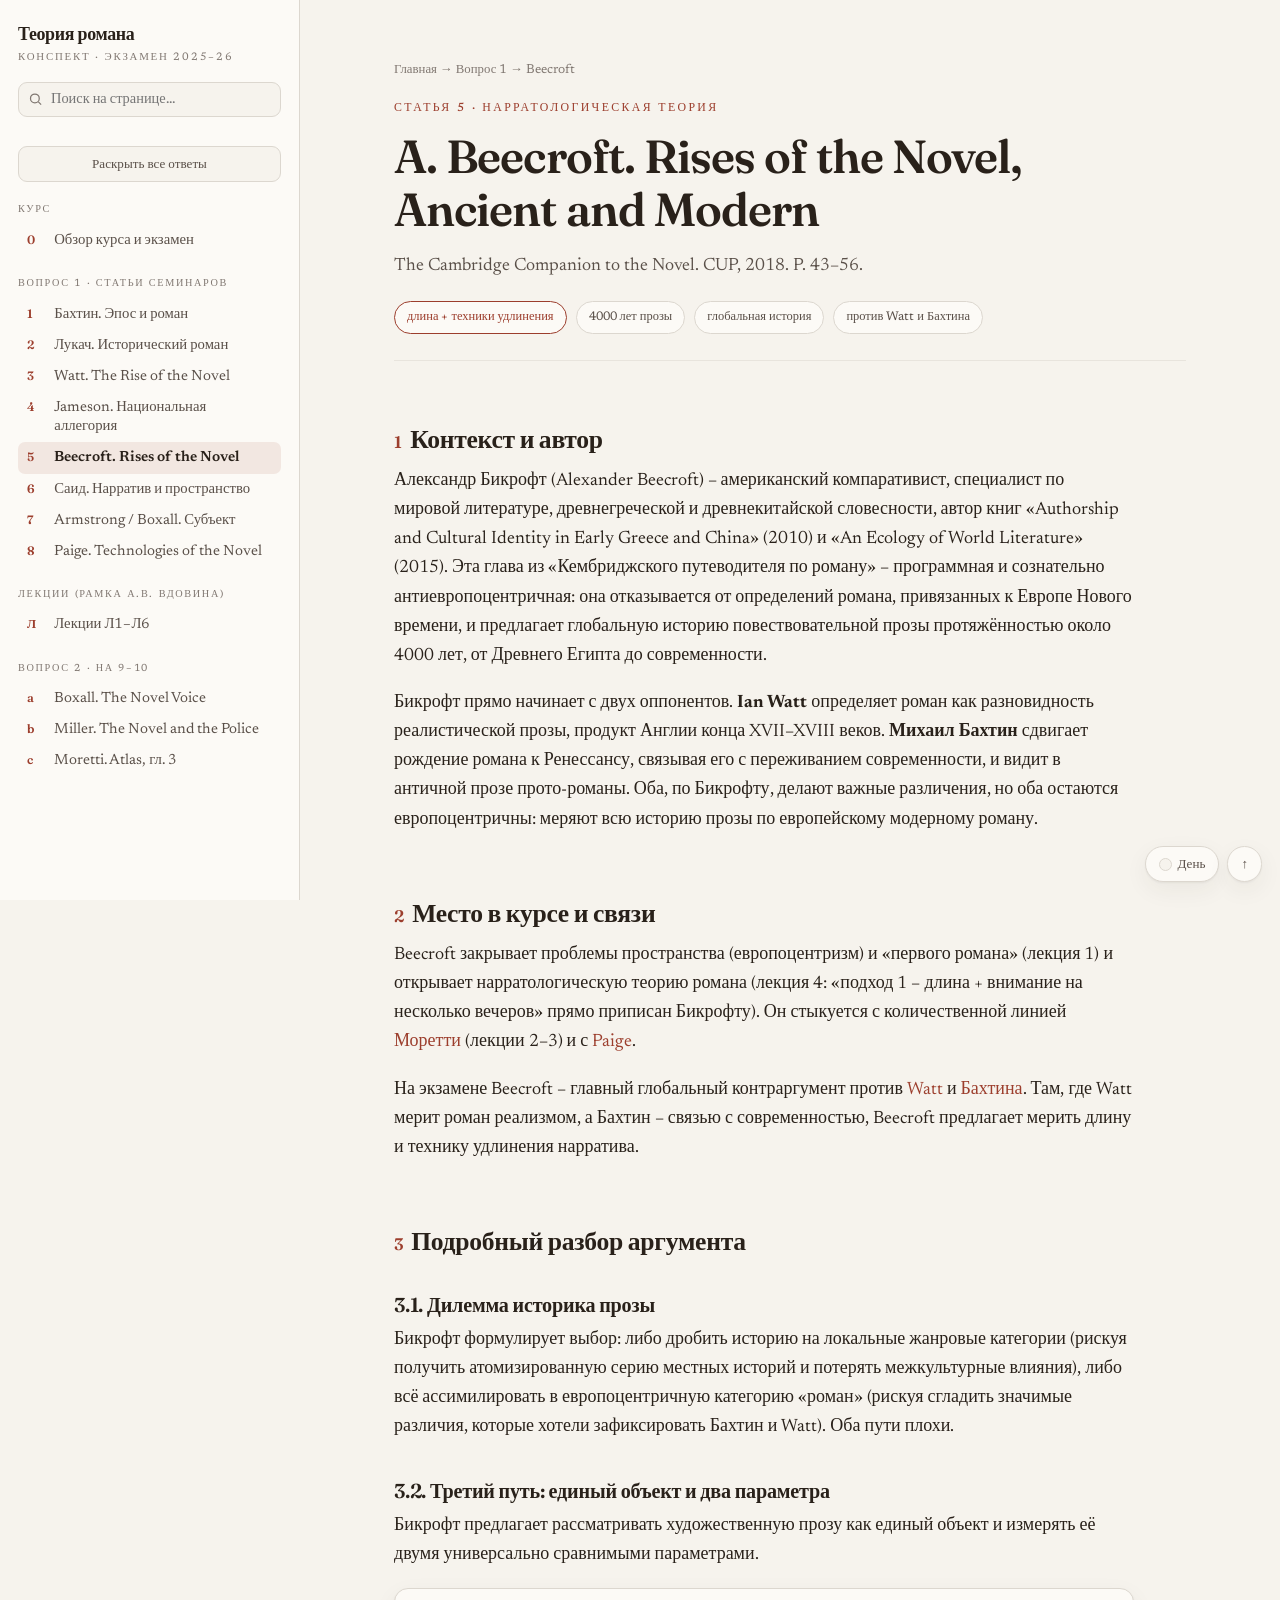
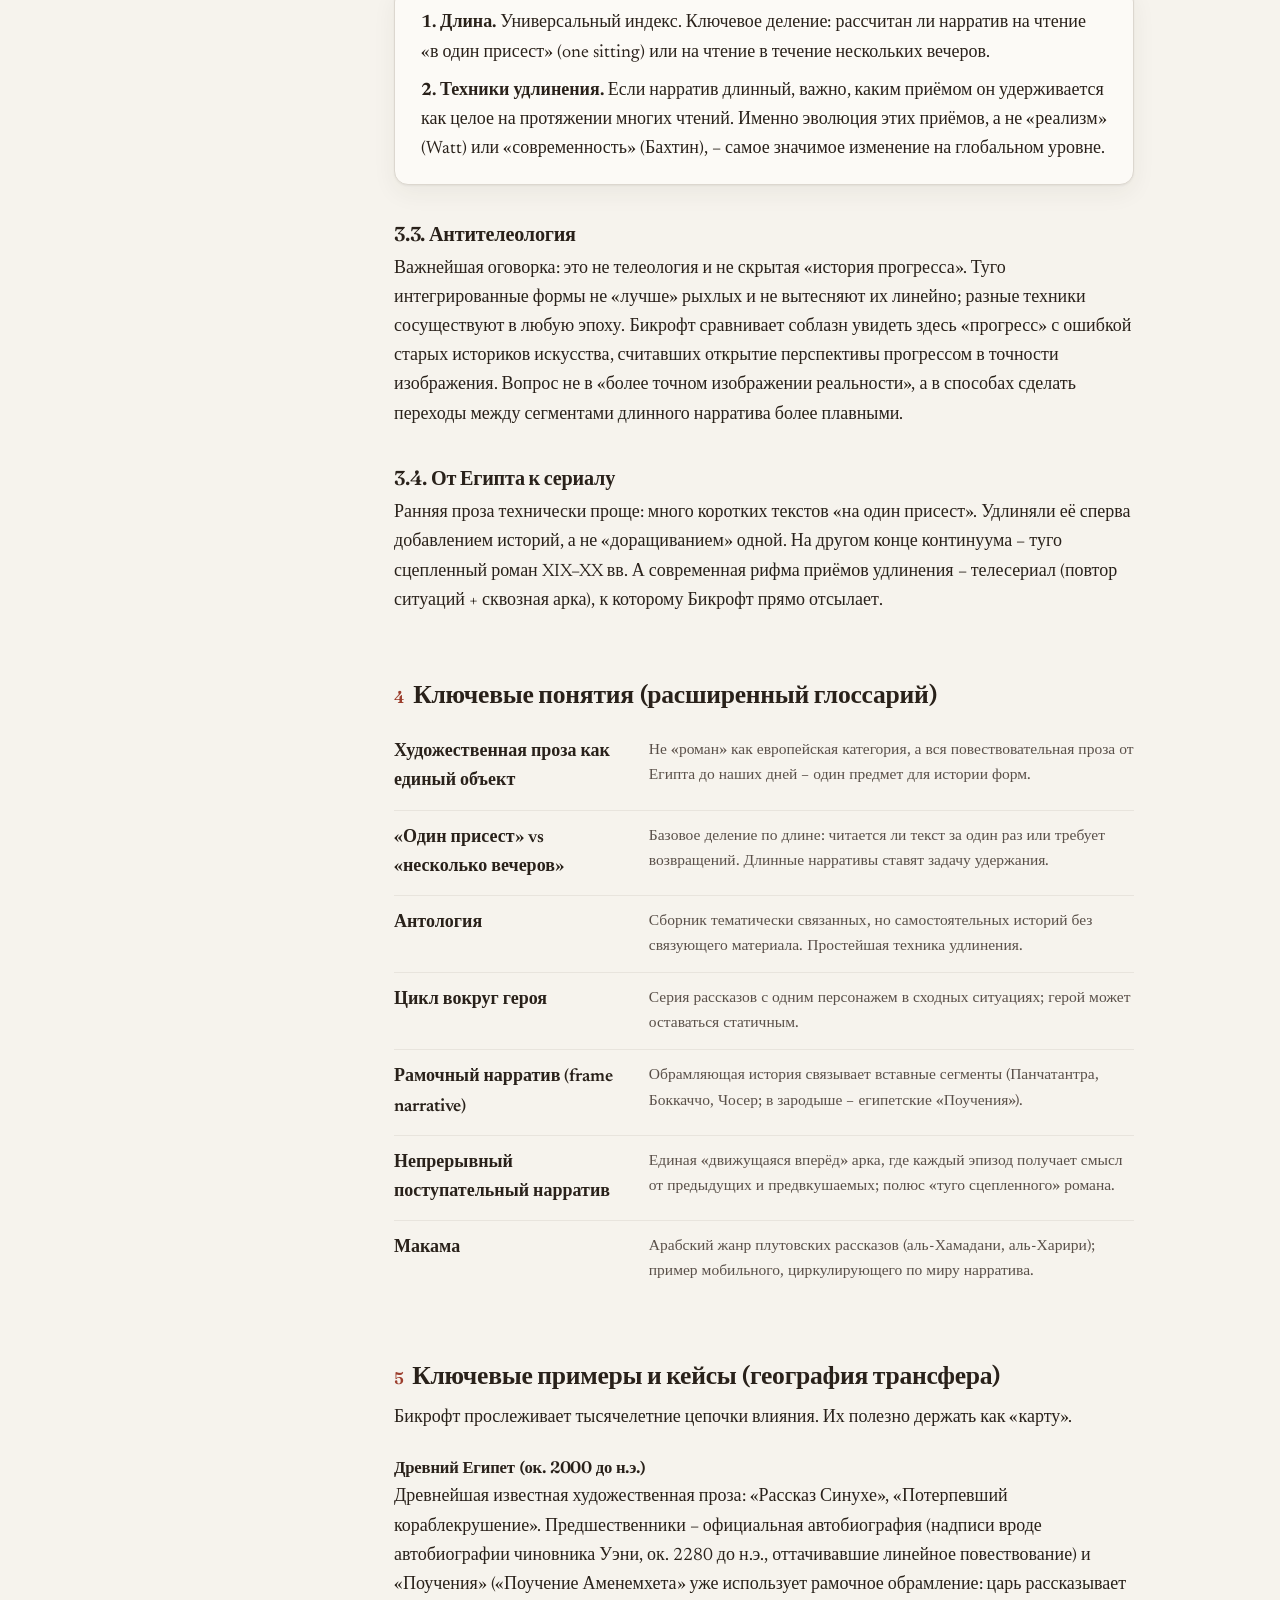
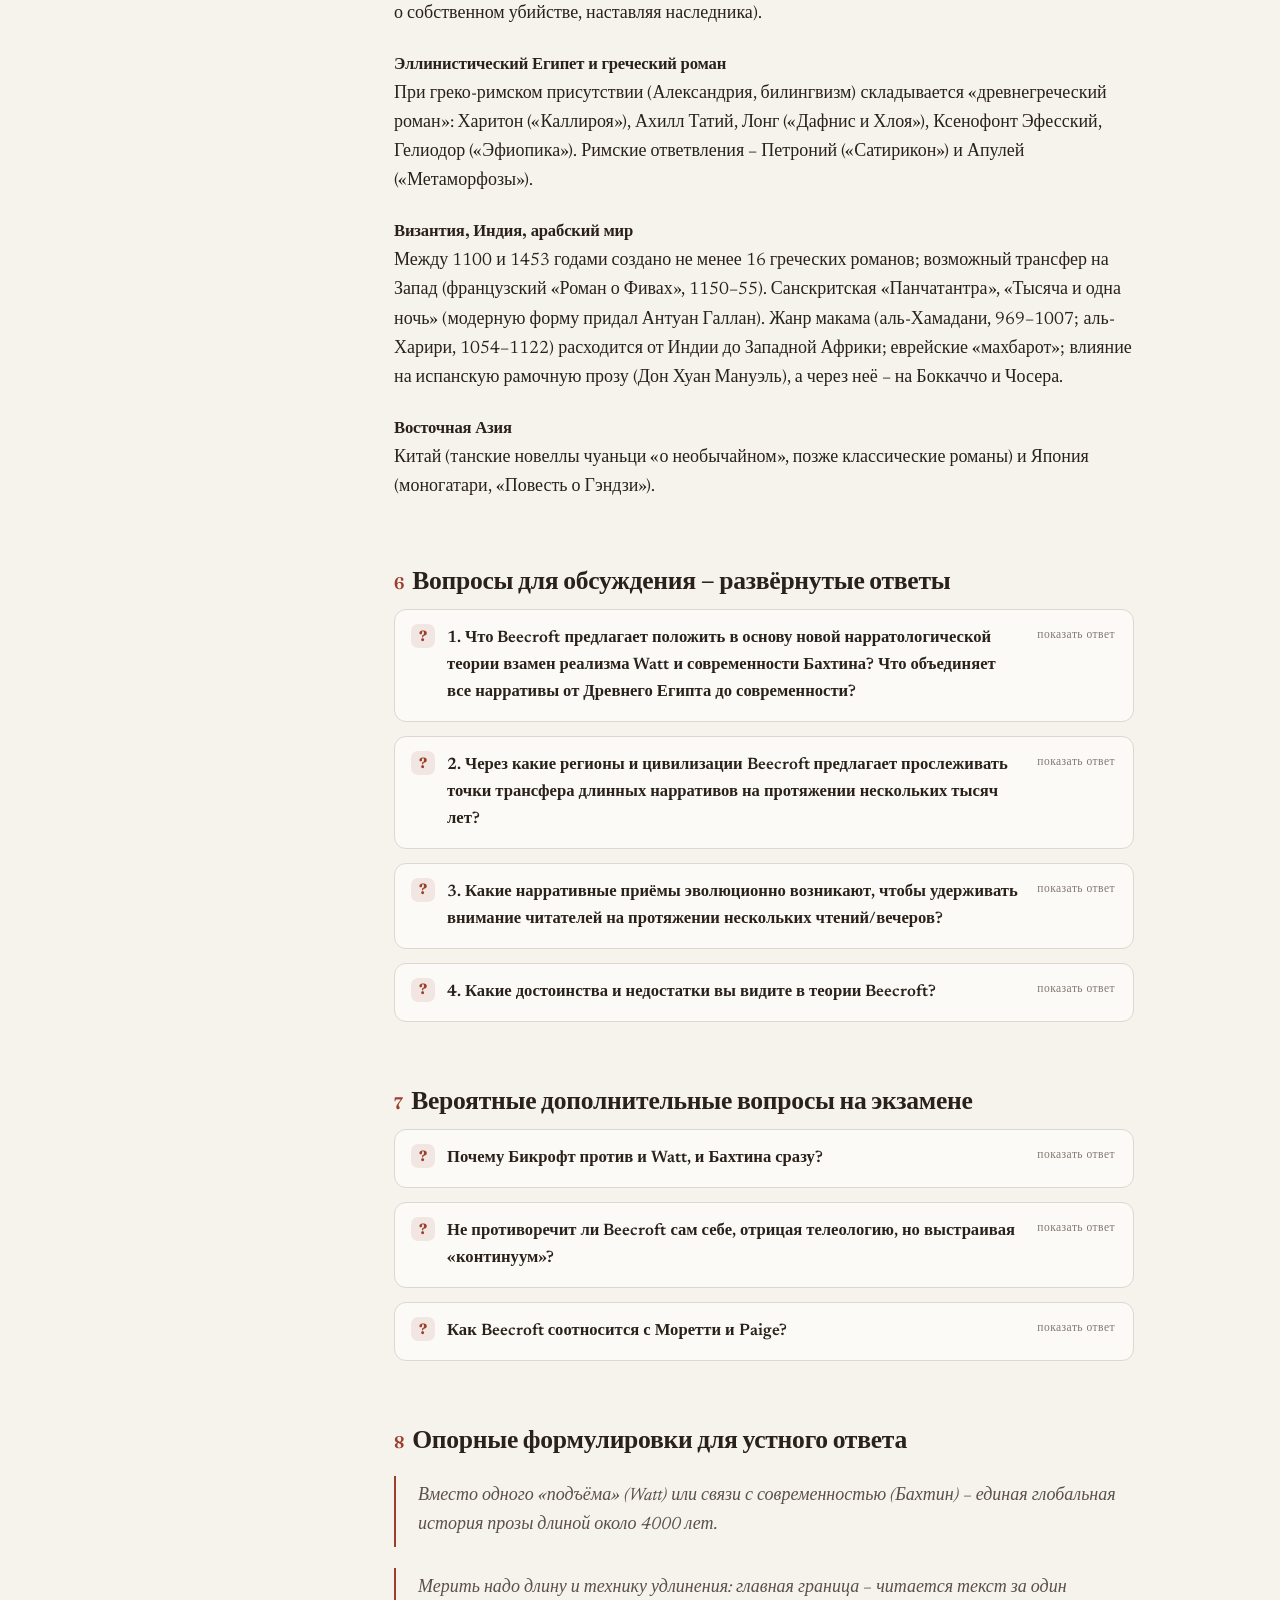
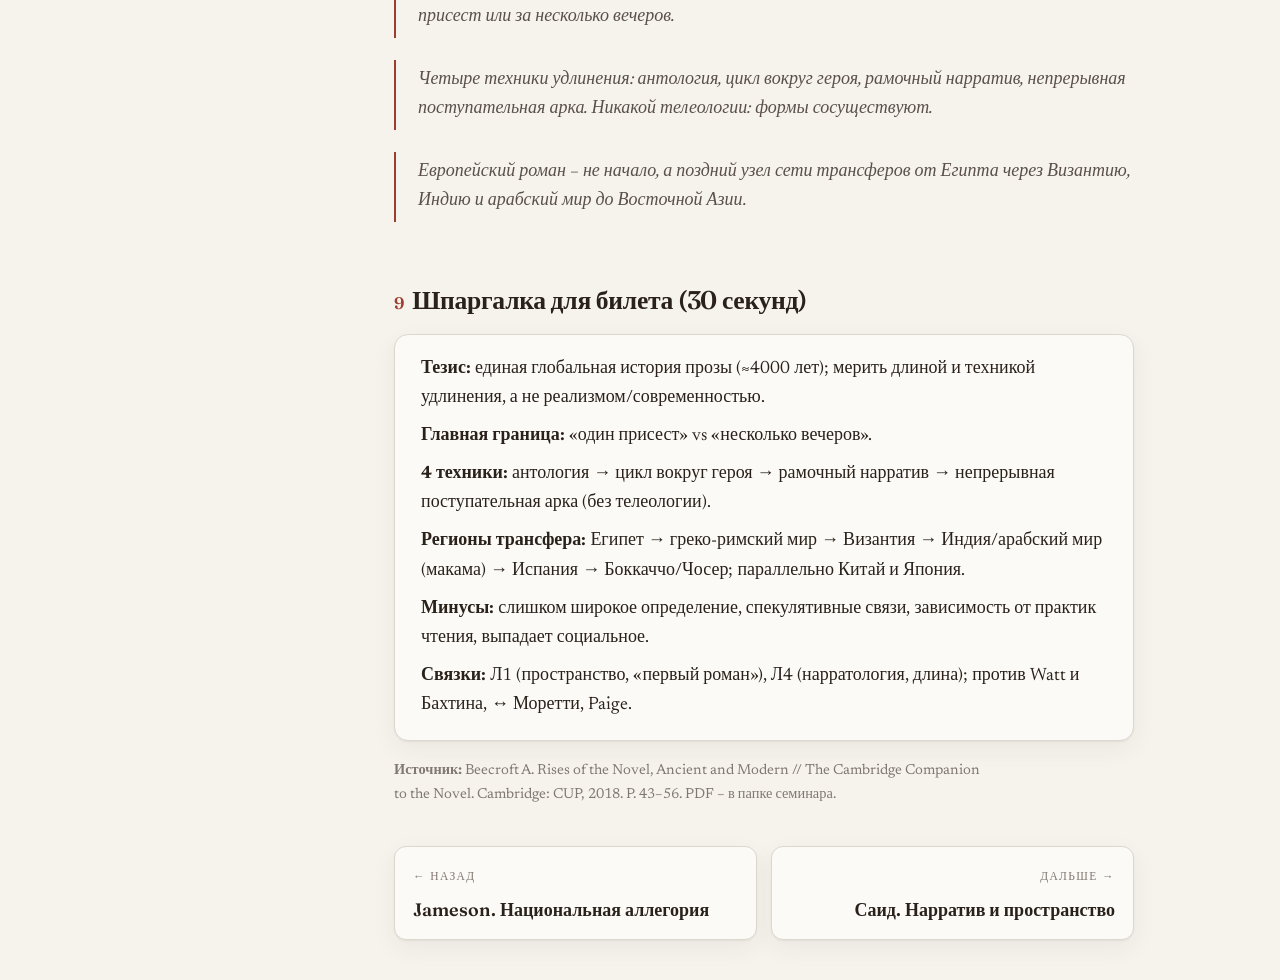
<file: beecroft.html>
<!DOCTYPE html>
<html lang="ru">
<head>
<meta charset="UTF-8">
<meta name="viewport" content="width=device-width, initial-scale=1.0">
<title>Beecroft. Rises of the Novel · Теория романа</title>
<link rel="preconnect" href="https://fonts.googleapis.com">
<link rel="preconnect" href="https://fonts.gstatic.com" crossorigin>
<link href="https://fonts.googleapis.com/css2?family=Fraunces:opsz,wght@9..144,400;9..144,500;9..144,600;9..144,700&family=Newsreader:ital,opsz,wght@0,6..72,400;0,6..72,500;0,6..72,600;1,6..72,400;1,6..72,500&display=swap" rel="stylesheet">
<link rel="stylesheet" href="assets/style.css">
</head>
<body data-page="beecroft.html">
<div class="shell">
<main>
<div class="wrap">

<header class="phead">
  <p class="crumbs"><a href="index.html">Главная</a> &rarr; Вопрос 1 &rarr; Beecroft</p>
  <p class="kicker">Статья 5 · нарратологическая теория</p>
  <h1 class="title">A. Beecroft. Rises of the Novel, Ancient and Modern</h1>
  <p class="subtitle">The Cambridge Companion to the Novel. CUP, 2018. P. 43–56.</p>
  <div class="meta-row">
    <span class="tag hl">длина + техники удлинения</span>
    <span class="tag">4000 лет прозы</span>
    <span class="tag">глобальная история</span>
    <span class="tag">против Watt и Бахтина</span>
  </div>
</header>

<div class="read">

<section id="context">
<h2><span class="h2n">1</span>Контекст и автор</h2>
<p>Александр Бикрофт (Alexander Beecroft) – американский компаративист, специалист по мировой литературе, древнегреческой и древнекитайской словесности, автор книг «Authorship and Cultural Identity in Early Greece and China» (2010) и «An Ecology of World Literature» (2015). Эта глава из «Кембриджского путеводителя по роману» – программная и сознательно антиевропоцентричная: она отказывается от определений романа, привязанных к Европе Нового времени, и предлагает глобальную историю повествовательной прозы протяжённостью около 4000 лет, от Древнего Египта до современности.</p>
<p>Бикрофт прямо начинает с двух оппонентов. <strong>Ian Watt</strong> определяет роман как разновидность реалистической прозы, продукт Англии конца XVII–XVIII веков. <strong>Михаил Бахтин</strong> сдвигает рождение романа к Ренессансу, связывая его с переживанием современности, и видит в античной прозе прото-романы. Оба, по Бикрофту, делают важные различения, но оба остаются европоцентричны: меряют всю историю прозы по европейскому модерному роману.</p>
</section>

<section id="place">
<h2><span class="h2n">2</span>Место в курсе и связи</h2>
<p>Beecroft закрывает проблемы пространства (европоцентризм) и «первого романа» (лекция 1) и открывает нарратологическую теорию романа (лекция 4: «подход 1 – длина + внимание на несколько вечеров» прямо приписан Бикрофту). Он стыкуется с количественной линией <a href="moretti.html">Моретти</a> (лекции 2–3) и с <a href="paige.html">Paige</a>.</p>
<p>На экзамене Beecroft – главный глобальный контраргумент против <a href="watt.html">Watt</a> и <a href="bahtin.html">Бахтина</a>. Там, где Watt мерит роман реализмом, а Бахтин – связью с современностью, Beecroft предлагает мерить длину и технику удлинения нарратива.</p>
</section>

<section id="structure">
<h2><span class="h2n">3</span>Подробный разбор аргумента</h2>
<h3>3.1. Дилемма историка прозы</h3>
<p>Бикрофт формулирует выбор: либо дробить историю на локальные жанровые категории (рискуя получить атомизированную серию местных историй и потерять межкультурные влияния), либо всё ассимилировать в европоцентричную категорию «роман» (рискуя сгладить значимые различия, которые хотели зафиксировать Бахтин и Watt). Оба пути плохи.</p>
<h3>3.2. Третий путь: единый объект и два параметра</h3>
<p>Бикрофт предлагает рассматривать художественную прозу как единый объект и измерять её двумя универсально сравнимыми параметрами.</p>
<div class="concept">
<p><strong>1. Длина.</strong> Универсальный индекс. Ключевое деление: рассчитан ли нарратив на чтение «в один присест» (one sitting) или на чтение в течение нескольких вечеров.</p>
<p><strong>2. Техники удлинения.</strong> Если нарратив длинный, важно, каким приёмом он удерживается как целое на протяжении многих чтений. Именно эволюция этих приёмов, а не «реализм» (Watt) или «современность» (Бахтин), – самое значимое изменение на глобальном уровне.</p>
</div>
<h3>3.3. Антителеология</h3>
<p>Важнейшая оговорка: это не телеология и не скрытая «история прогресса». Туго интегрированные формы не «лучше» рыхлых и не вытесняют их линейно; разные техники сосуществуют в любую эпоху. Бикрофт сравнивает соблазн увидеть здесь «прогресс» с ошибкой старых историков искусства, считавших открытие перспективы прогрессом в точности изображения. Вопрос не в «более точном изображении реальности», а в способах сделать переходы между сегментами длинного нарратива более плавными.</p>
<h3>3.4. От Египта к сериалу</h3>
<p>Ранняя проза технически проще: много коротких текстов «на один присест». Удлиняли её сперва добавлением историй, а не «доращиванием» одной. На другом конце континуума – туго сцепленный роман XIX–XX вв. А современная рифма приёмов удлинения – телесериал (повтор ситуаций + сквозная арка), к которому Бикрофт прямо отсылает.</p>
</section>

<section id="terms">
<h2><span class="h2n">4</span>Ключевые понятия (расширенный глоссарий)</h2>
<div class="terms">
  <div class="t"><dt>Художественная проза как единый объект</dt><dd>Не «роман» как европейская категория, а вся повествовательная проза от Египта до наших дней – один предмет для истории форм.</dd></div>
  <div class="t"><dt>«Один присест» vs «несколько вечеров»</dt><dd>Базовое деление по длине: читается ли текст за один раз или требует возвращений. Длинные нарративы ставят задачу удержания.</dd></div>
  <div class="t"><dt>Антология</dt><dd>Сборник тематически связанных, но самостоятельных историй без связующего материала. Простейшая техника удлинения.</dd></div>
  <div class="t"><dt>Цикл вокруг героя</dt><dd>Серия рассказов с одним персонажем в сходных ситуациях; герой может оставаться статичным.</dd></div>
  <div class="t"><dt>Рамочный нарратив (frame narrative)</dt><dd>Обрамляющая история связывает вставные сегменты (Панчатантра, Боккаччо, Чосер; в зародыше – египетские «Поучения»).</dd></div>
  <div class="t"><dt>Непрерывный поступательный нарратив</dt><dd>Единая «движущаяся вперёд» арка, где каждый эпизод получает смысл от предыдущих и предвкушаемых; полюс «туго сцепленного» романа.</dd></div>
  <div class="t"><dt>Макама</dt><dd>Арабский жанр плутовских рассказов (аль-Хамадани, аль-Харири); пример мобильного, циркулирующего по миру нарратива.</dd></div>
</div>
</section>

<section id="cases">
<h2><span class="h2n">5</span>Ключевые примеры и кейсы (география трансфера)</h2>
<p>Бикрофт прослеживает тысячелетние цепочки влияния. Их полезно держать как «карту».</p>
<h4>Древний Египет (ок. 2000 до н.э.)</h4>
<p>Древнейшая известная художественная проза: «Рассказ Синухе», «Потерпевший кораблекрушение». Предшественники – официальная автобиография (надписи вроде автобиографии чиновника Уэни, ок. 2280 до н.э., оттачивавшие линейное повествование) и «Поучения» («Поучение Аменемхета» уже использует рамочное обрамление: царь рассказывает о собственном убийстве, наставляя наследника).</p>
<h4>Эллинистический Египет и греческий роман</h4>
<p>При греко-римском присутствии (Александрия, билингвизм) складывается «древнегреческий роман»: Харитон («Каллироя»), Ахилл Татий, Лонг («Дафнис и Хлоя»), Ксенофонт Эфесский, Гелиодор («Эфиопика»). Римские ответвления – Петроний («Сатирикон») и Апулей («Метаморфозы»).</p>
<h4>Византия, Индия, арабский мир</h4>
<p>Между 1100 и 1453 годами создано не менее 16 греческих романов; возможный трансфер на Запад (французский «Роман о Фивах», 1150–55). Санскритская «Панчатантра», «Тысяча и одна ночь» (модерную форму придал Антуан Галлан). Жанр макама (аль-Хамадани, 969–1007; аль-Харири, 1054–1122) расходится от Индии до Западной Африки; еврейские «махбарот»; влияние на испанскую рамочную прозу (Дон Хуан Мануэль), а через неё – на Боккаччо и Чосера.</p>
<h4>Восточная Азия</h4>
<p>Китай (танские новеллы чуаньци «о необычайном», позже классические романы) и Япония (моногатари, «Повесть о Гэндзи»).</p>
</section>

<section id="questions">
<h2><span class="h2n">6</span>Вопросы для обсуждения – развёрнутые ответы</h2>

<details class="qa"><summary>1. Что Beecroft предлагает положить в основу новой нарратологической теории взамен реализма Watt и современности Бахтина? Что объединяет все нарративы от Древнего Египта до современности?</summary>
<div class="ans">
<p>В основу Бикрофт кладёт не содержательный признак (реализм, связь с настоящим), а формально-нарратологический и измеримый: длину повествования и технику его удлинения / удержания в единое целое.</p>
<p>Решающее различие – между нарративом «на один присест» и нарративом, который нужно читать несколько вечеров. Как только текст становится длинным, возникает задача: чем сцепить эпизоды, чтобы читатель хотел продолжать и воспринимал всё как целое. Эволюция способов решать эту задачу – сквозная нить, объединяющая прозу от «Рассказа Синухе» (ок. 2000 до н.э.) до «Войны и мира» и «Сна в красном тереме».</p>
<p>Преимущества: подход не европоцентричен (длину и тип сцепления можно сравнивать в любой культуре); не оценочен и не телеологичен (нет «вершины» и «упадка»); снимает спор о «первом романе» (вопрос переформулируется как история приёмов удлинения, у которой нет одной точки рождения).</p>
<div class="crit"><b>Формула:</b> не «что роман изображает», а «как длинный нарратив держится вместе на протяжении многих вечеров». Объединяющая нить – эволюция техник удлинения.</div>
</div></details>

<details class="qa"><summary>2. Через какие регионы и цивилизации Beecroft предлагает прослеживать точки трансфера длинных нарративов на протяжении нескольких тысяч лет?</summary>
<div class="ans">
<p>Бикрофт рисует тысячелетние цепочки трансфера, в основном вокруг Средиземноморья и далее на Восток. Опорные узлы:</p>
<ul>
<li><strong>Древний Египет</strong> (ок. 2000 до н.э.): «Рассказ Синухе», «Потерпевший кораблекрушение»; предшественники – автобиография (Уэни) и «Поучения» (рамочное обрамление).</li>
<li><strong>Эллинистический Египет и греческий роман</strong>: Харитон, Ахилл Татий, Лонг, Ксенофонт Эфесский, Гелиодор; римские ответвления – Петроний и Апулей.</li>
<li><strong>Византия</strong> (1100–1453): не менее 16 романов; вероятный трансфер на Запад (французский «Роман о Фивах»).</li>
<li><strong>Индия и Ближний Восток</strong>: «Панчатантра», басни между Египтом и Индией; «Тысяча и одна ночь».</li>
<li><strong>Арабский мир и Иран</strong>: жанр макама, расходящийся от Индии до Западной Африки; еврейские «махбарот»; влияние на испанскую рамочную прозу (Дон Хуан Мануэль), а через неё – на Боккаччо и Чосера.</li>
<li><strong>Восточная Азия</strong>: Китай (чуаньци, классические романы) и Япония (моногатари, «Повесть о Гэндзи»).</li>
</ul>
<p>Бикрофт постоянно оговаривает, что многие цепочки спекулятивны («remains speculative»), но настаивает: средневековое Средиземноморье – не барьер, а пространство циркуляции нарративов.</p>
<div class="crit"><b>Идея:</b> «европейский роман» – не начало, а поздний узел огромной трансконтинентальной сети форм, протянувшейся через Египет, греко-римский мир, Византию, Индию, арабский мир, Иран, Китай и Японию.</div>
</div></details>

<details class="qa"><summary>3. Какие нарративные приёмы эволюционно возникают, чтобы удерживать внимание читателей на протяжении нескольких чтений/вечеров?</summary>
<div class="ans">
<p>Бикрофт выстраивает континуум техник удлинения – от простейших к самым интегрированным:</p>
<ul>
<li><strong>1. Антология по теме.</strong> Сборник тематически связанных, но самостоятельных историй без связующего материала. Простейший способ «сделать длиннее» – добавить ещё историй.</li>
<li><strong>2. Цикл вокруг одного героя.</strong> Серия рассказов с повторяющимся персонажем в сходных ситуациях; герой может оставаться статичным (истории о Сатни-Хамуасе, сыне Рамсеса II, в эллинистическом Египте).</li>
<li><strong>3. Рамочный нарратив.</strong> Обрамляющая история связывает вставные сегменты (Панчатантра, «Декамерон», «Кентерберийские рассказы»; в зародыше – египетские «Поучения»).</li>
<li><strong>4. Непрерывный, поступательный нарратив.</strong> Единая «движущаяся вперёд» арка, где каждый эпизод получает смысл от предыдущих и предвкушаемых. Полюс «туго сцепленного» романа XIX–XX вв. («Госпожа Бовари», «Миддлмарч», «Война и мир», «Сон в красном тереме»), где трудно понять главу вне сюжета и трудно не читать дальше.</li>
</ul>
<p>Промежуточная ступень – сильно эпизодические тексты со вставными историями, но с реальной трансформацией героя («Сатирикон», «Дон Кихот», «Повесть о Гэндзи»). Бикрофт подчёркивает: ранняя проза проще, и удлиняли её сперва добавлением историй. И снова – никакой телеологии: туго интегрированные формы сосуществуют с рыхлыми в любую эпоху.</p>
<div class="crit"><b>Современная рифма:</b> те же приёмы работают в сериалах (повтор ситуаций + сквозная арка). Бикрофт отсылает к «нарративной сложности» современного американского ТВ (Джейсон Миттелл). Мост к проблеме «цифры» из Л1.</div>
</div></details>

<details class="qa"><summary>4. Какие достоинства и недостатки вы видите в теории Beecroft?</summary>
<div class="ans">
<p><strong>Достоинства.</strong></p>
<ul>
<li>Снимает европоцентризм и бесплодный спор о «первом романе».</li>
<li>Даёт сравнимый, почти операционализируемый параметр (длина + тип сцепления), пригодный для любой культуры.</li>
<li>Включает в одну рамку 4000 лет и десятки традиций, показывая реальные связи.</li>
<li>Отказывается от оценочной телеологии «прогресса к реализму», что сближает его с Paige.</li>
</ul>
<p><strong>Недостатки.</strong></p>
<ul>
<li><strong>Слишком широкое определение.</strong> Если «роман» = любой длинный связный нарратив, теряется специфика модерного романа (психологизм, прозрачное сознание, фикциональность), которую отстаивают Watt, Бахтин и лекция 4. «Всё – роман» рискует означать «ничто не роман».</li>
<li><strong>Спекулятивность трансферов.</strong> Многие цепочки сам Бикрофт признаёт недоказанными.</li>
<li><strong>Зависимость от практик чтения.</strong> Критерий «один присест / несколько вечеров» опирается на изменчивые практики и тиражи, его трудно измерить для древности.</li>
<li><strong>Выпадает идеология и социальное.</strong> Из поля уходит всё, на чём держались Лукач, Саид, Джеймисон, – связь формы с обществом, властью, нацией. Beecroft объясняет форму нарратива, но не его смысл и функцию.</li>
</ul>
<div class="crit"><b>Сильный ход:</b> «удержание внимания на несколько вечеров» – минимальная нарратологическая особенность романа, но она ничего не говорит о содержании опыта и социальной функции. Beecroft решает проблему европоцентризма, но платит утратой содержательной специфики романа.</div>
</div></details>
</section>

<section id="extra">
<h2><span class="h2n">7</span>Вероятные дополнительные вопросы на экзамене</h2>
<details class="qa"><summary>Почему Бикрофт против и Watt, и Бахтина сразу?</summary>
<div class="ans">
<p>Потому что оба, при всех различиях, привязывают «роман» к Европе Нового времени (Watt – Англия XVIII в. и реализм; Бахтин – Ренессанс и переживание современности) и тем самым выносят за скобки или принижают неевропейские традиции. Бикрофт хочет рамку, в которой египетская, китайская, японская, арабская проза – не «прото-романы», а полноправные узлы единой истории.</p>
</div></details>
<details class="qa"><summary>Не противоречит ли Beecroft сам себе, отрицая телеологию, но выстраивая «континуум»?</summary>
<div class="ans">
<p>Он предвидит возражение: континуум техник – не хронологическая лестница и не шкала ценности. Туго интегрированные формы чаще появляются позже, но и раньше встречаются, и сосуществуют с рыхлыми; «Сон в красном тереме» возникает без европейского влияния. Это типология приёмов, а не история прогресса. Тем не менее критики могут сказать, что само расположение «от антологии к интегрированному роману» исподволь подсказывает прогрессистское чтение.</p>
</div></details>
<details class="qa"><summary>Как Beecroft соотносится с Моретти и Paige?</summary>
<div class="ans">
<p>Все трое – часть «глобального / количественного» поворота. Моретти даёт мир-системную географию романа и идею циркуляции; Paige – корпусную антителеологию форм; Beecroft – самую длинную временную рамку (4000 лет) и фокус на технике удлинения. Beecroft и Paige сходятся в отказе от «подъёма к реализму»; Beecroft и Моретти – в идее трансфера и циркуляции форм.</p>
</div></details>
</section>

<section id="quotes">
<h2><span class="h2n">8</span>Опорные формулировки для устного ответа</h2>
<blockquote>Вместо одного «подъёма» (Watt) или связи с современностью (Бахтин) – единая глобальная история прозы длиной около 4000 лет.</blockquote>
<blockquote>Мерить надо длину и технику удлинения: главная граница – читается текст за один присест или за несколько вечеров.</blockquote>
<blockquote>Четыре техники удлинения: антология, цикл вокруг героя, рамочный нарратив, непрерывная поступательная арка. Никакой телеологии: формы сосуществуют.</blockquote>
<blockquote>Европейский роман – не начало, а поздний узел сети трансферов от Египта через Византию, Индию и арабский мир до Восточной Азии.</blockquote>
</section>

<section id="cheat">
<h2><span class="h2n">9</span>Шпаргалка для билета (30 секунд)</h2>
<div class="concept">
<p><strong>Тезис:</strong> единая глобальная история прозы (≈4000 лет); мерить длиной и техникой удлинения, а не реализмом/современностью.</p>
<p><strong>Главная граница:</strong> «один присест» vs «несколько вечеров».</p>
<p><strong>4 техники:</strong> антология → цикл вокруг героя → рамочный нарратив → непрерывная поступательная арка (без телеологии).</p>
<p><strong>Регионы трансфера:</strong> Египет → греко-римский мир → Византия → Индия/арабский мир (макама) → Испания → Боккаччо/Чосер; параллельно Китай и Япония.</p>
<p><strong>Минусы:</strong> слишком широкое определение, спекулятивные связи, зависимость от практик чтения, выпадает социальное.</p>
<p><strong>Связки:</strong> Л1 (пространство, «первый роман»), Л4 (нарратология, длина); против Watt и Бахтина, ↔ Моретти, Paige.</p>
</div>
</section>

<p class="src"><strong>Источник:</strong> Beecroft A. Rises of the Novel, Ancient and Modern // The Cambridge Companion to the Novel. Cambridge: CUP, 2018. P. 43–56. PDF – в папке семинара.</p>

</div>
</div>
</main>
</div>
<script src="assets/site.js"></script>
</body>
</html>
</file>
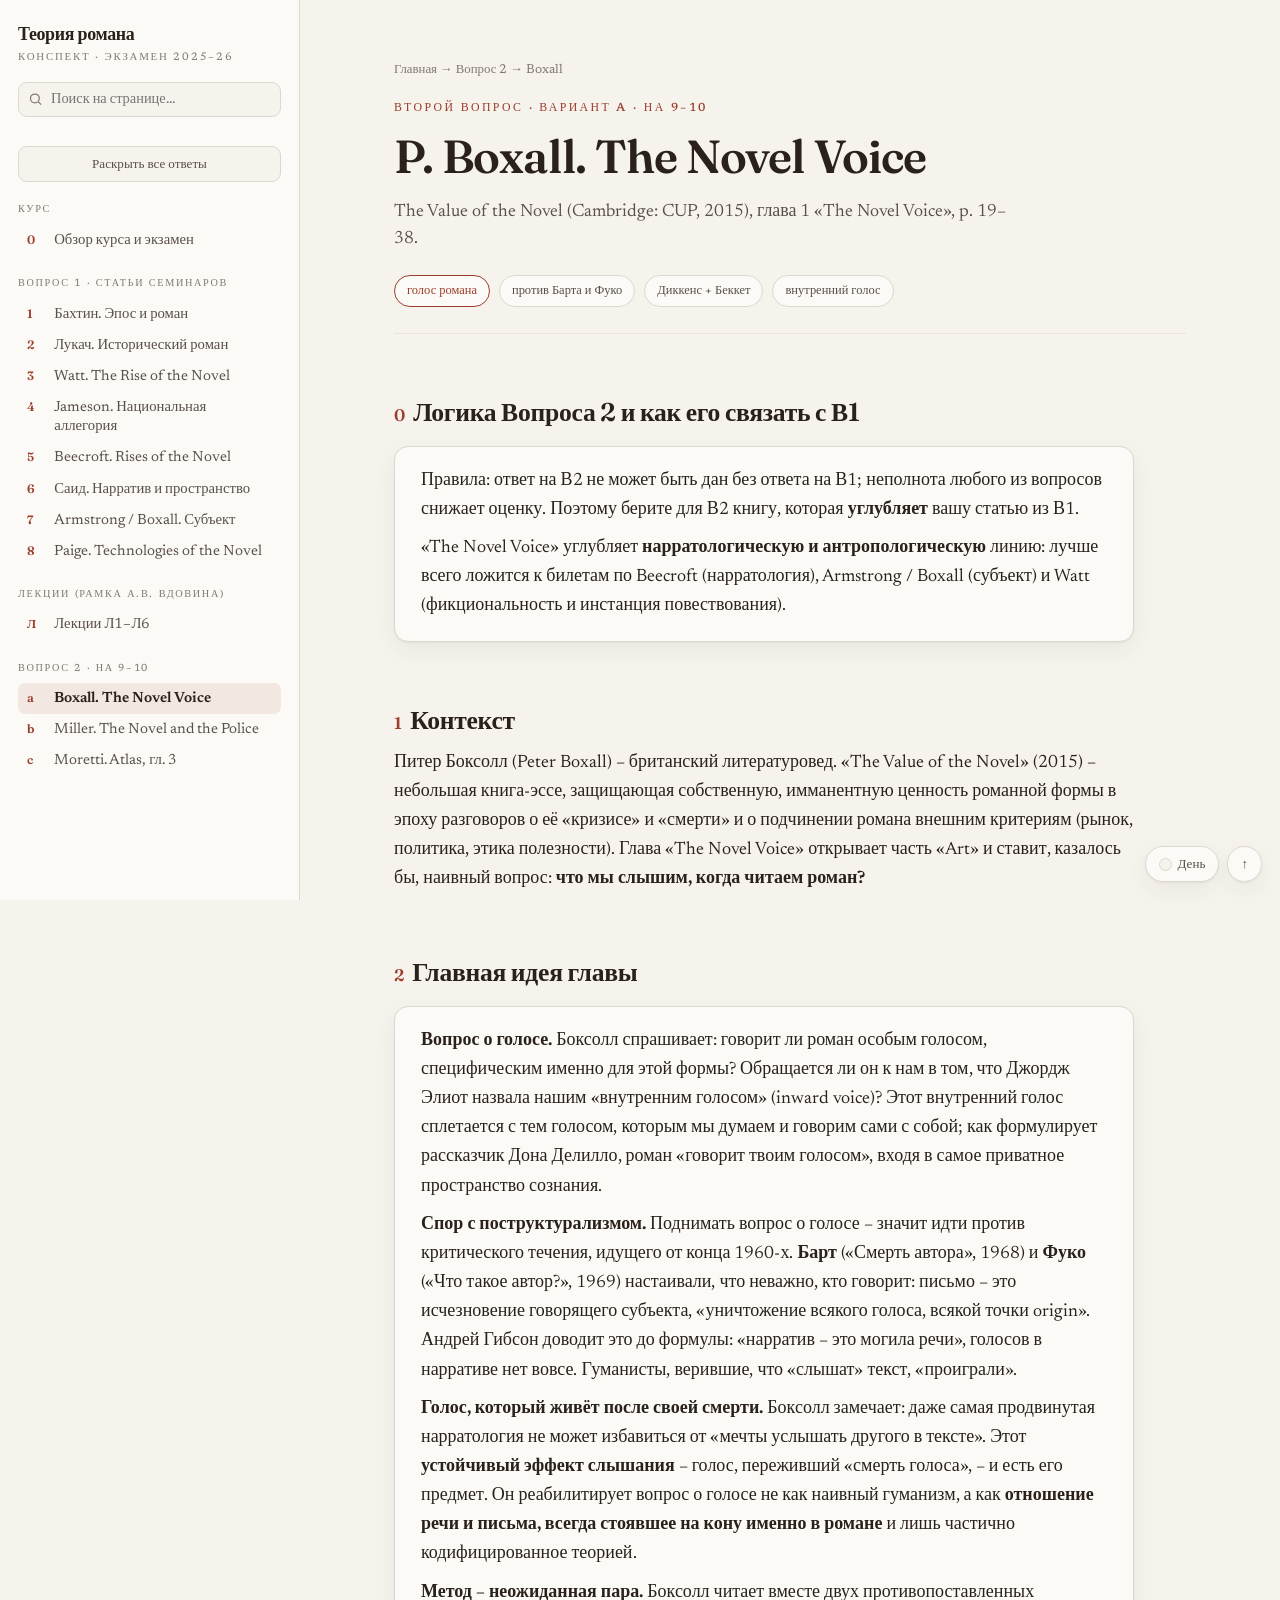
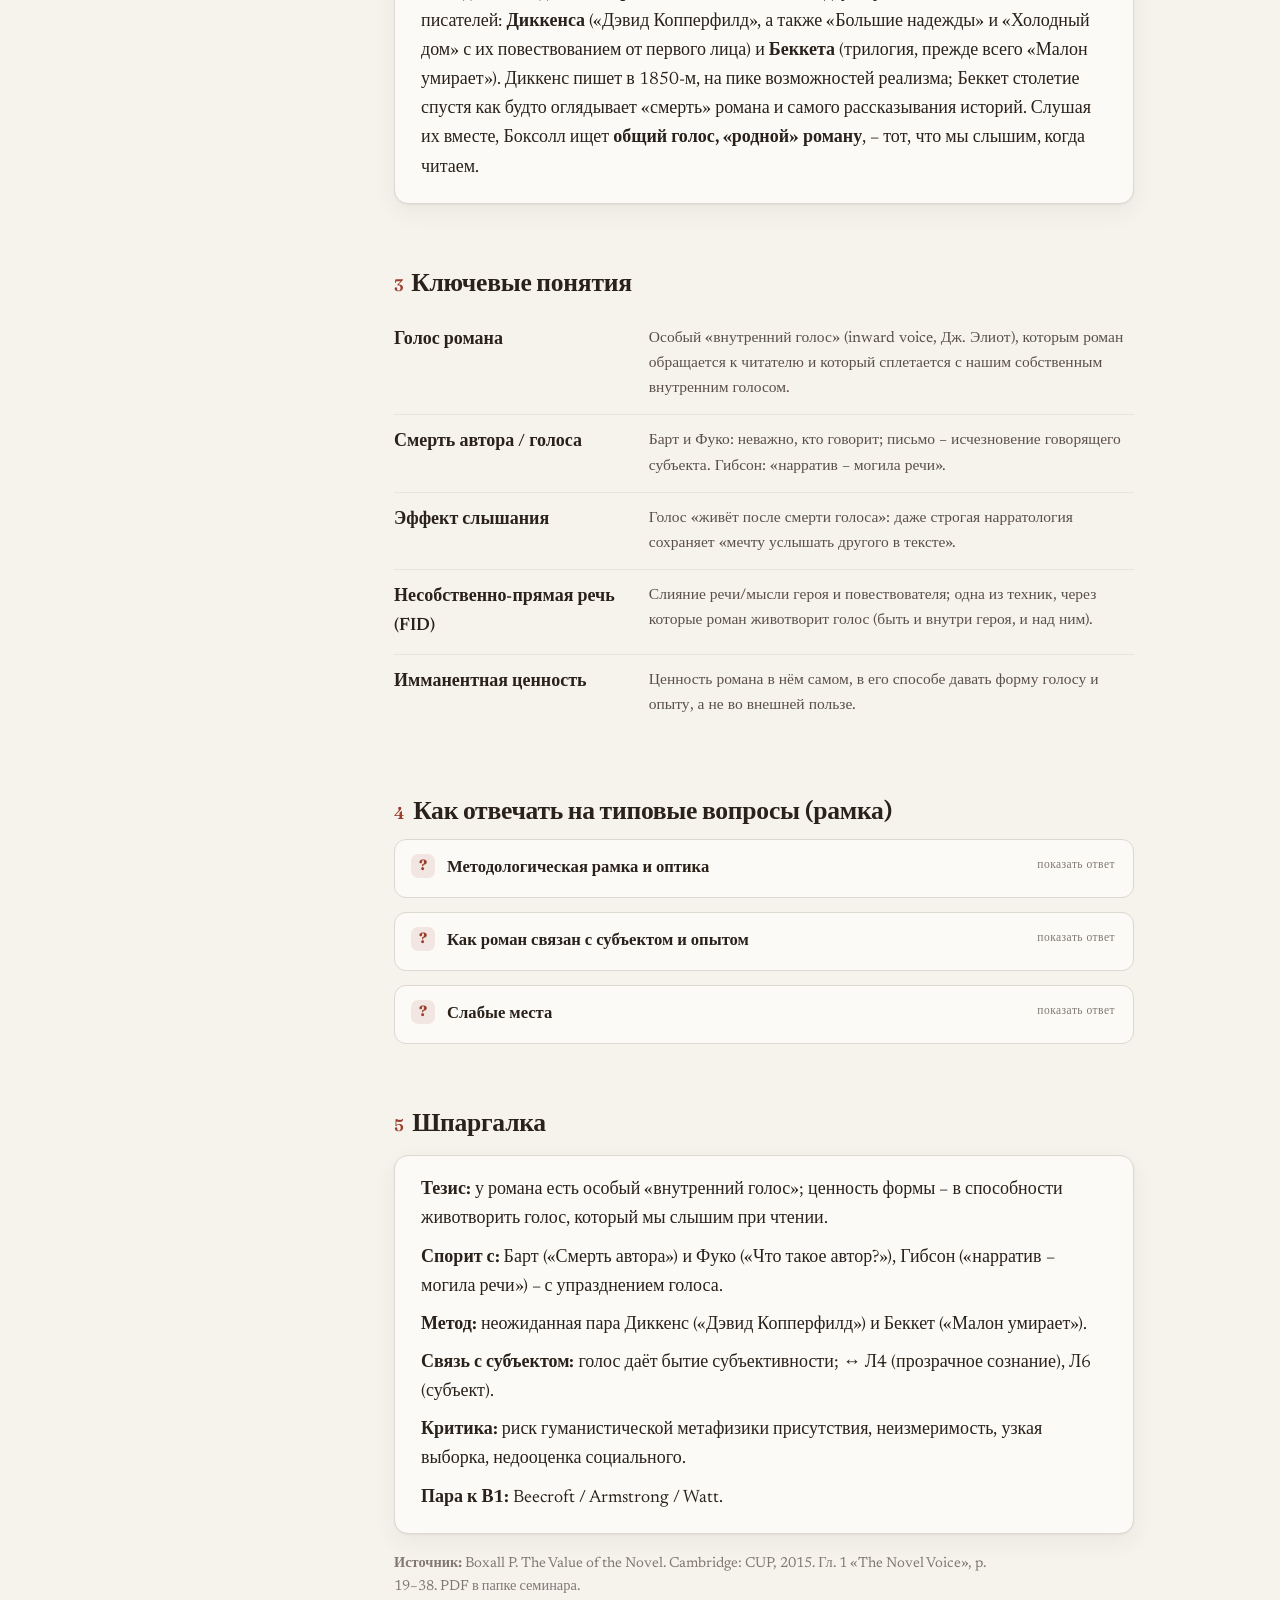
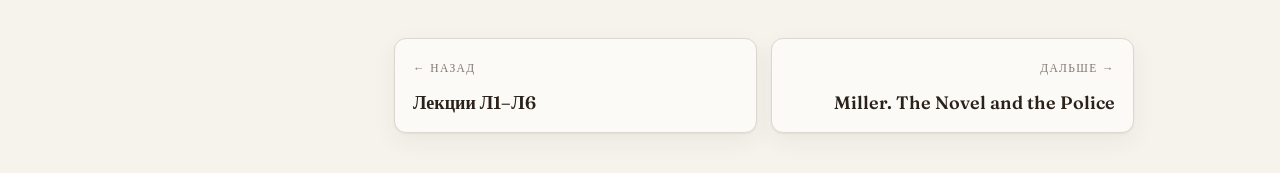
<file: boxall-voice.html>
<!DOCTYPE html>
<html lang="ru">
<head>
<meta charset="UTF-8">
<meta name="viewport" content="width=device-width, initial-scale=1.0">
<title>Boxall. The Novel Voice · Теория романа</title>
<link rel="preconnect" href="https://fonts.googleapis.com">
<link rel="preconnect" href="https://fonts.gstatic.com" crossorigin>
<link href="https://fonts.googleapis.com/css2?family=Fraunces:opsz,wght@9..144,400;9..144,500;9..144,600;9..144,700&family=Newsreader:ital,opsz,wght@0,6..72,400;0,6..72,500;0,6..72,600;1,6..72,400;1,6..72,500&display=swap" rel="stylesheet">
<link rel="stylesheet" href="assets/style.css">
</head>
<body data-page="boxall-voice.html">
<div class="shell">
<main>
<div class="wrap">

<header class="phead">
  <p class="crumbs"><a href="index.html">Главная</a> → Вопрос 2 → Boxall</p>
  <p class="kicker">Второй вопрос · вариант a · на 9–10</p>
  <h1 class="title">P. Boxall. The Novel Voice</h1>
  <p class="subtitle">The Value of the Novel (Cambridge: CUP, 2015), глава 1 «The Novel Voice», p. 19–38.</p>
  <div class="meta-row">
    <span class="tag hl">голос романа</span>
    <span class="tag">против Барта и Фуко</span>
    <span class="tag">Диккенс + Беккет</span>
    <span class="tag">внутренний голос</span>
  </div>
</header>

<div class="read">

<section id="logic">
<h2><span class="h2n">0</span>Логика Вопроса 2 и как его связать с В1</h2>
<div class="concept">
<p>Правила: ответ на В2 не может быть дан без ответа на В1; неполнота любого из вопросов снижает оценку. Поэтому берите для В2 книгу, которая <strong>углубляет</strong> вашу статью из В1.</p>
<p>«The Novel Voice» углубляет <strong>нарратологическую и антропологическую</strong> линию: лучше всего ложится к билетам по Beecroft (нарратология), Armstrong / Boxall (субъект) и Watt (фикциональность и инстанция повествования).</p>
</div>
</section>

<section id="context">
<h2><span class="h2n">1</span>Контекст</h2>
<p>Питер Боксолл (Peter Boxall) – британский литературовед. «The Value of the Novel» (2015) – небольшая книга-эссе, защищающая собственную, имманентную ценность романной формы в эпоху разговоров о её «кризисе» и «смерти» и о подчинении романа внешним критериям (рынок, политика, этика полезности). Глава «The Novel Voice» открывает часть «Art» и ставит, казалось бы, наивный вопрос: <strong>что мы слышим, когда читаем роман?</strong></p>
</section>

<section id="idea">
<h2><span class="h2n">2</span>Главная идея главы</h2>
<div class="concept">
<p><strong>Вопрос о голосе.</strong> Боксолл спрашивает: говорит ли роман особым голосом, специфическим именно для этой формы? Обращается ли он к нам в том, что Джордж Элиот назвала нашим «внутренним голосом» (inward voice)? Этот внутренний голос сплетается с тем голосом, которым мы думаем и говорим сами с собой; как формулирует рассказчик Дона Делилло, роман «говорит твоим голосом», входя в самое приватное пространство сознания.</p>
<p><strong>Спор с поструктурализмом.</strong> Поднимать вопрос о голосе – значит идти против критического течения, идущего от конца 1960-х. <strong>Барт</strong> («Смерть автора», 1968) и <strong>Фуко</strong> («Что такое автор?», 1969) настаивали, что неважно, кто говорит: письмо – это исчезновение говорящего субъекта, «уничтожение всякого голоса, всякой точки origin». Андрей Гибсон доводит это до формулы: «нарратив – это могила речи», голосов в нарративе нет вовсе. Гуманисты, верившие, что «слышат» текст, «проиграли».</p>
<p><strong>Голос, который живёт после своей смерти.</strong> Боксолл замечает: даже самая продвинутая нарратология не может избавиться от «мечты услышать другого в тексте». Этот <strong>устойчивый эффект слышания</strong> – голос, переживший «смерть голоса», – и есть его предмет. Он реабилитирует вопрос о голосе не как наивный гуманизм, а как <strong>отношение речи и письма, всегда стоявшее на кону именно в романе</strong> и лишь частично кодифицированное теорией.</p>
<p><strong>Метод – неожиданная пара.</strong> Боксолл читает вместе двух противопоставленных писателей: <strong>Диккенса</strong> («Дэвид Копперфилд», а также «Большие надежды» и «Холодный дом» с их повествованием от первого лица) и <strong>Беккета</strong> (трилогия, прежде всего «Малон умирает»). Диккенс пишет в 1850-м, на пике возможностей реализма; Беккет столетие спустя как будто оглядывает «смерть» романа и самого рассказывания историй. Слушая их вместе, Боксолл ищет <strong>общий голос, «родной» роману</strong>, – тот, что мы слышим, когда читаем.</p>
</div>
</section>

<section id="terms">
<h2><span class="h2n">3</span>Ключевые понятия</h2>
<div class="terms">
  <div class="t"><dt>Голос романа</dt><dd>Особый «внутренний голос» (inward voice, Дж. Элиот), которым роман обращается к читателю и который сплетается с нашим собственным внутренним голосом.</dd></div>
  <div class="t"><dt>Смерть автора / голоса</dt><dd>Барт и Фуко: неважно, кто говорит; письмо – исчезновение говорящего субъекта. Гибсон: «нарратив – могила речи».</dd></div>
  <div class="t"><dt>Эффект слышания</dt><dd>Голос «живёт после смерти голоса»: даже строгая нарратология сохраняет «мечту услышать другого в тексте».</dd></div>
  <div class="t"><dt>Несобственно-прямая речь (FID)</dt><dd>Слияние речи/мысли героя и повествователя; одна из техник, через которые роман животворит голос (быть и внутри героя, и над ним).</dd></div>
  <div class="t"><dt>Имманентная ценность</dt><dd>Ценность романа в нём самом, в его способе давать форму голосу и опыту, а не во внешней пользе.</dd></div>
</div>
</section>

<section id="howto">
<h2><span class="h2n">4</span>Как отвечать на типовые вопросы (рамка)</h2>
<details class="qa"><summary>Методологическая рамка и оптика</summary>
<div class="ans">
<p>Философско-эстетическая защита <strong>имманентной ценности</strong> формы против инструментализма и против поструктуралистского «упразднения голоса». Метод – близкое чтение и рефлексия о том, что мы слышим при чтении; неожиданная пара Диккенс / Беккет. В отличие от Армстронг (которая демистифицирует роман как машину субъекта), Боксолл роман <strong>защищает</strong>.</p>
</div></details>
<details class="qa"><summary>Как роман связан с субъектом и опытом</summary>
<div class="ans">
<p>Голос романа – механизм, через который опыт частного «я» становится одновременно уникальным и разделяемым: роман говорит «твоим голосом», входя в приватное пространство сознания, и при этом даёт общий, «родной форме» голос. Так роман даёт форму субъективности и интерсубъективности. Прямо стыкуется с прозрачным сознанием и аукториальным повествованием из Л4 и с антропологией субъекта из Л6.</p>
</div></details>
<details class="qa"><summary>Слабые места</summary>
<div class="ans">
<p>Возврат к «голосу» рискует реанимировать гуманистическую метафизику присутствия, которую Барт и Фуко как раз критиковали (сам Боксолл это признаёт). Понятия «ценность», «внутренний голос» трудно верифицировать. Узкая выборка (два автора) для большого тезиса о «голосе, родном роману». Недооценка социального и исторического измерения (то, что в центре у Лукача, Саида, Джеймисона, Миллера).</p>
<div class="crit"><b>Связка В1↔В2:</b> идеально к билету по Beecroft, Armstrong или Watt; можно противопоставить Боксолла Пейджу (ценность и голос отдельного текста против статистики популяции) и Миллеру (голос как присутствие против голоса как дисциплины).</div>
</div></details>
</section>

<section id="cheat">
<h2><span class="h2n">5</span>Шпаргалка</h2>
<div class="concept">
<p><strong>Тезис:</strong> у романа есть особый «внутренний голос»; ценность формы – в способности животворить голос, который мы слышим при чтении.</p>
<p><strong>Спорит с:</strong> Барт («Смерть автора») и Фуко («Что такое автор?»), Гибсон («нарратив – могила речи») – с упразднением голоса.</p>
<p><strong>Метод:</strong> неожиданная пара Диккенс («Дэвид Копперфилд») и Беккет («Малон умирает»).</p>
<p><strong>Связь с субъектом:</strong> голос даёт бытие субъективности; ↔ Л4 (прозрачное сознание), Л6 (субъект).</p>
<p><strong>Критика:</strong> риск гуманистической метафизики присутствия, неизмеримость, узкая выборка, недооценка социального.</p>
<p><strong>Пара к В1:</strong> Beecroft / Armstrong / Watt.</p>
</div>
</section>

<p class="src"><strong>Источник:</strong> Boxall P. The Value of the Novel. Cambridge: CUP, 2015. Гл. 1 «The Novel Voice», p. 19–38. PDF в папке семинара.</p>

</div>
</div>
</main>
</div>
<script src="assets/site.js"></script>
</body>
</html>
</file>
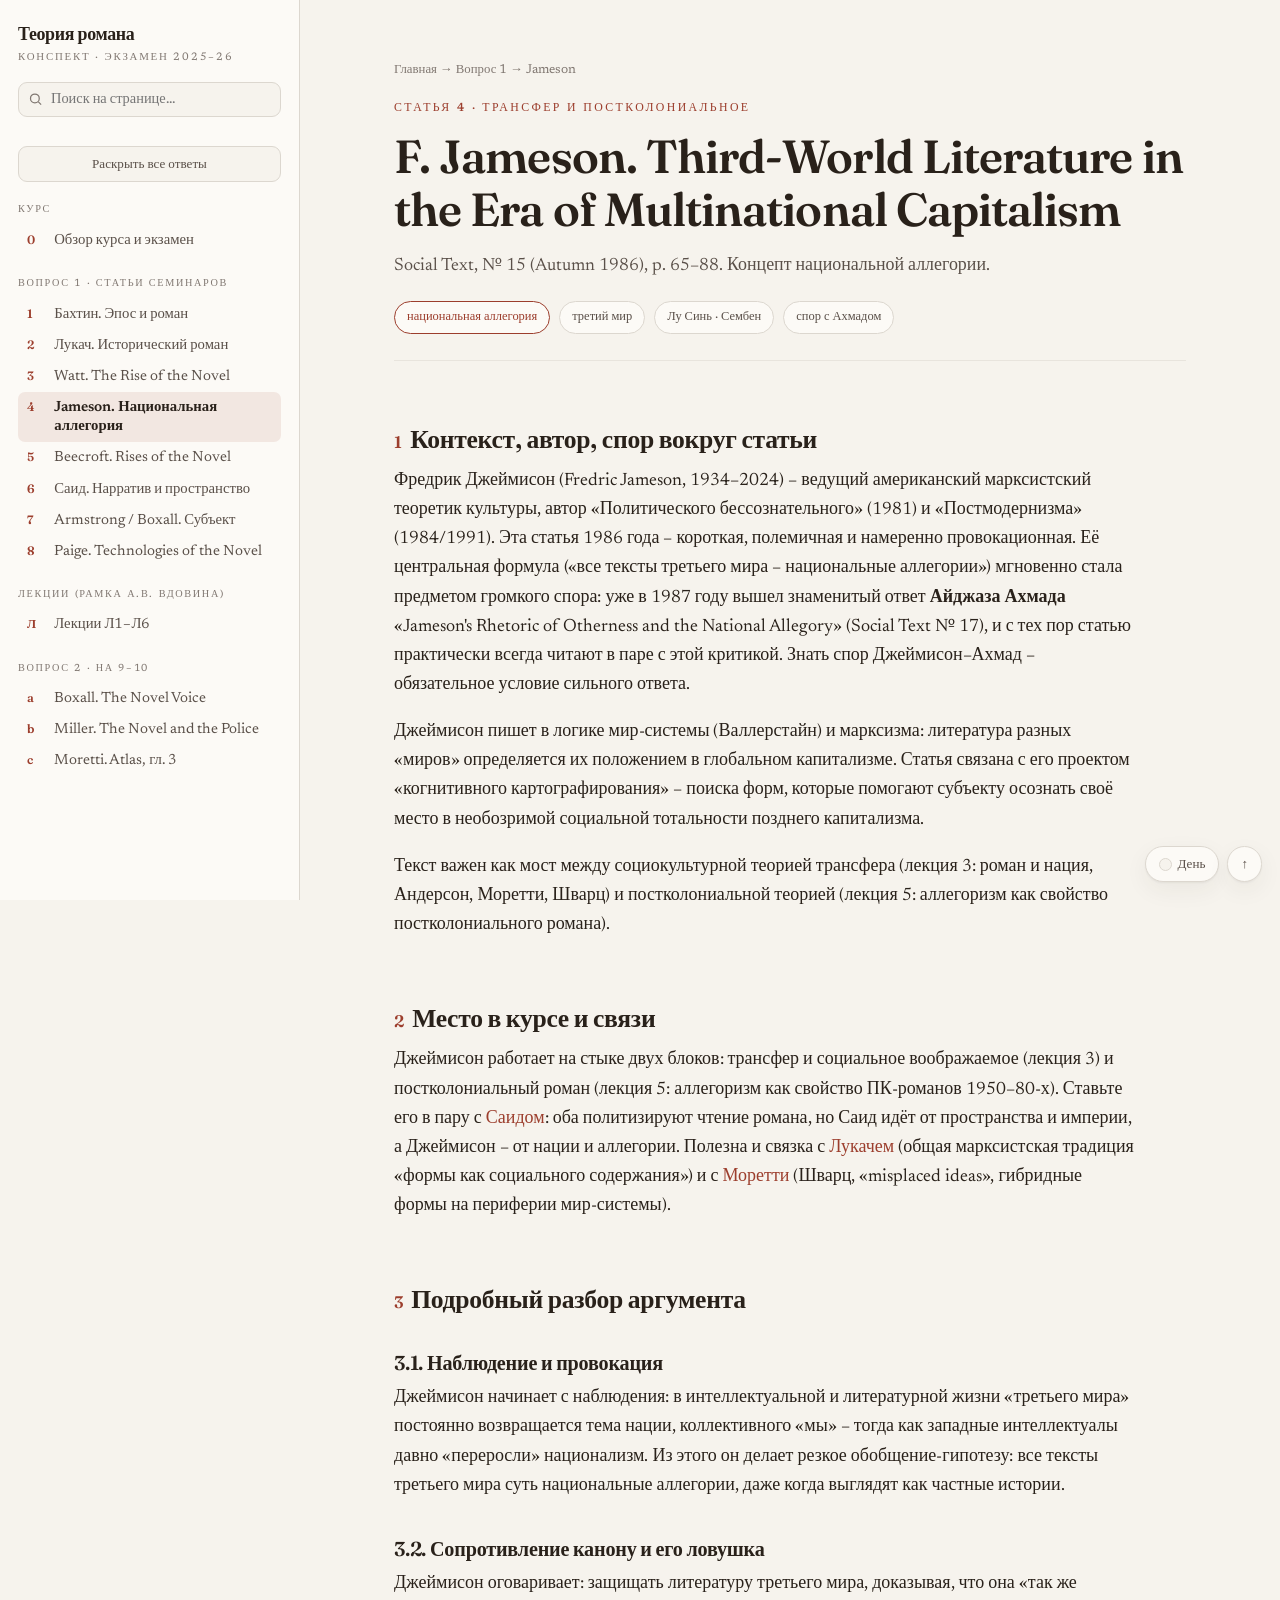
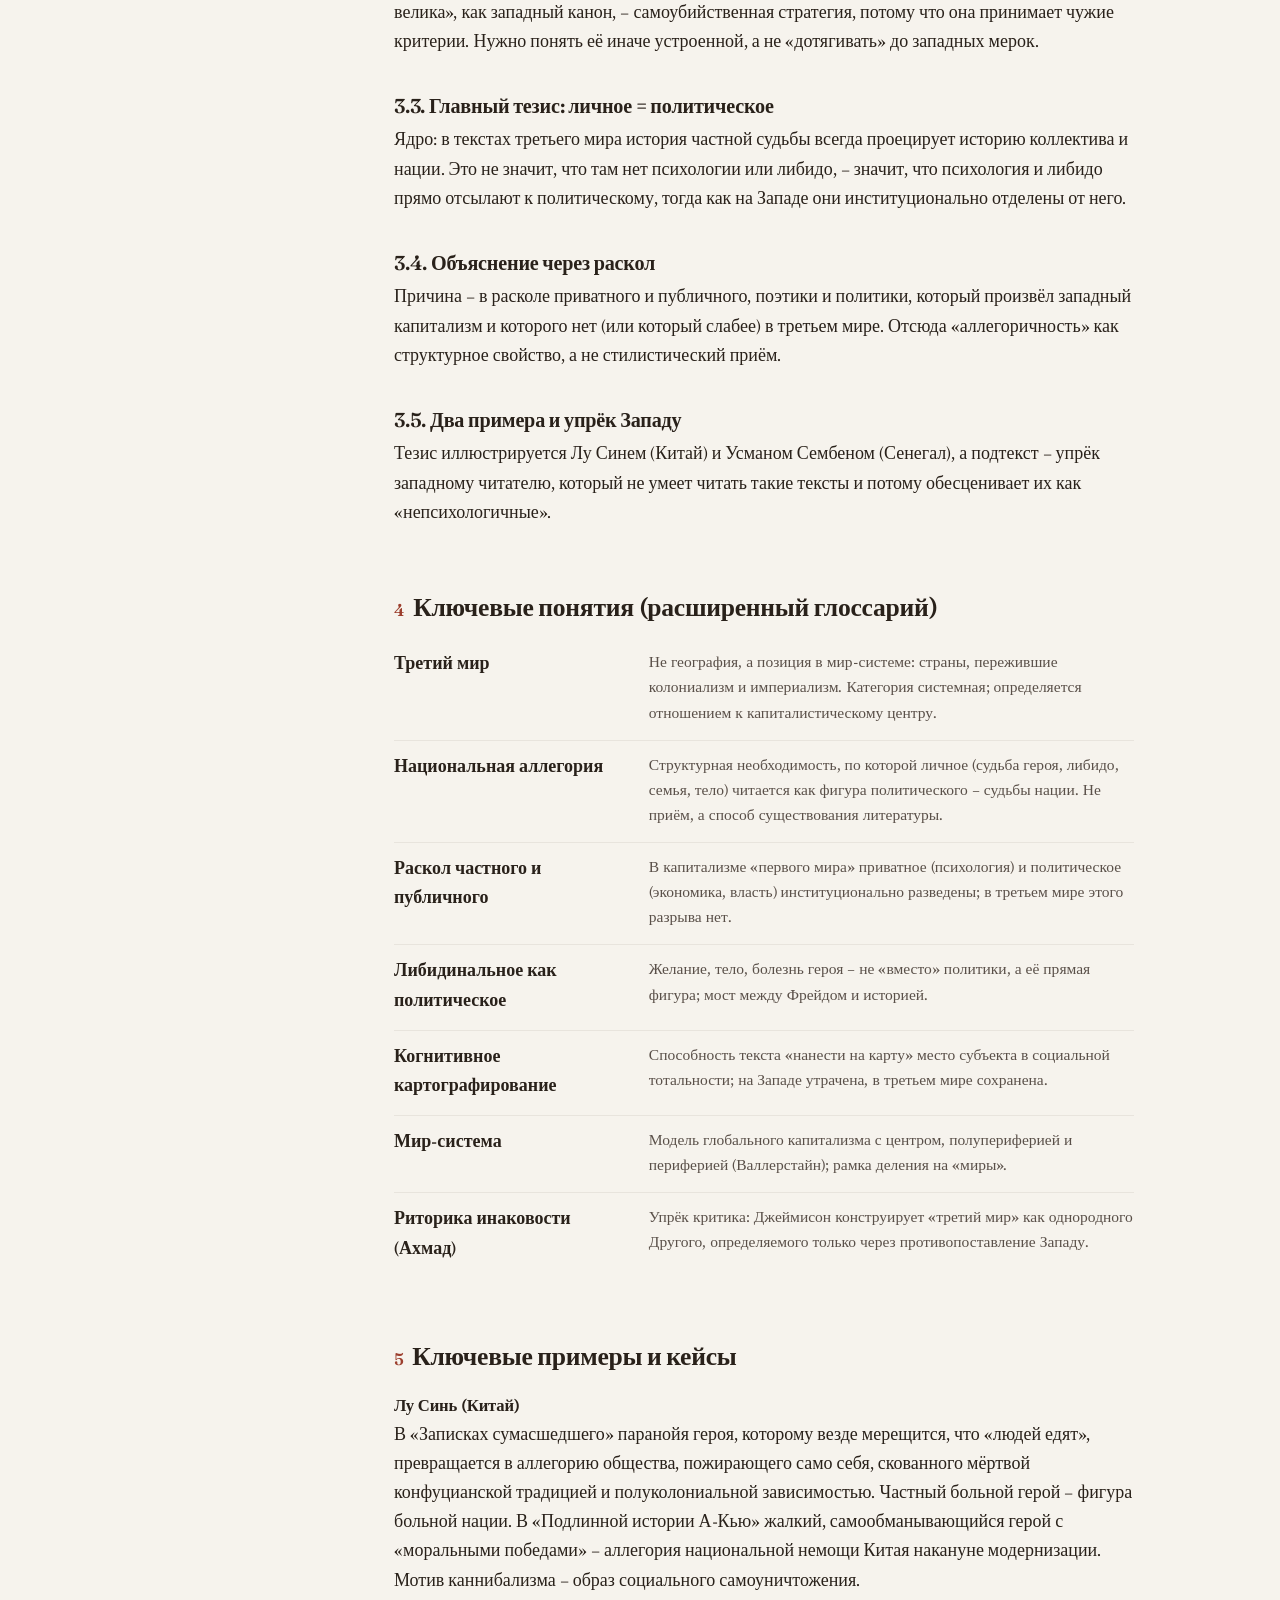
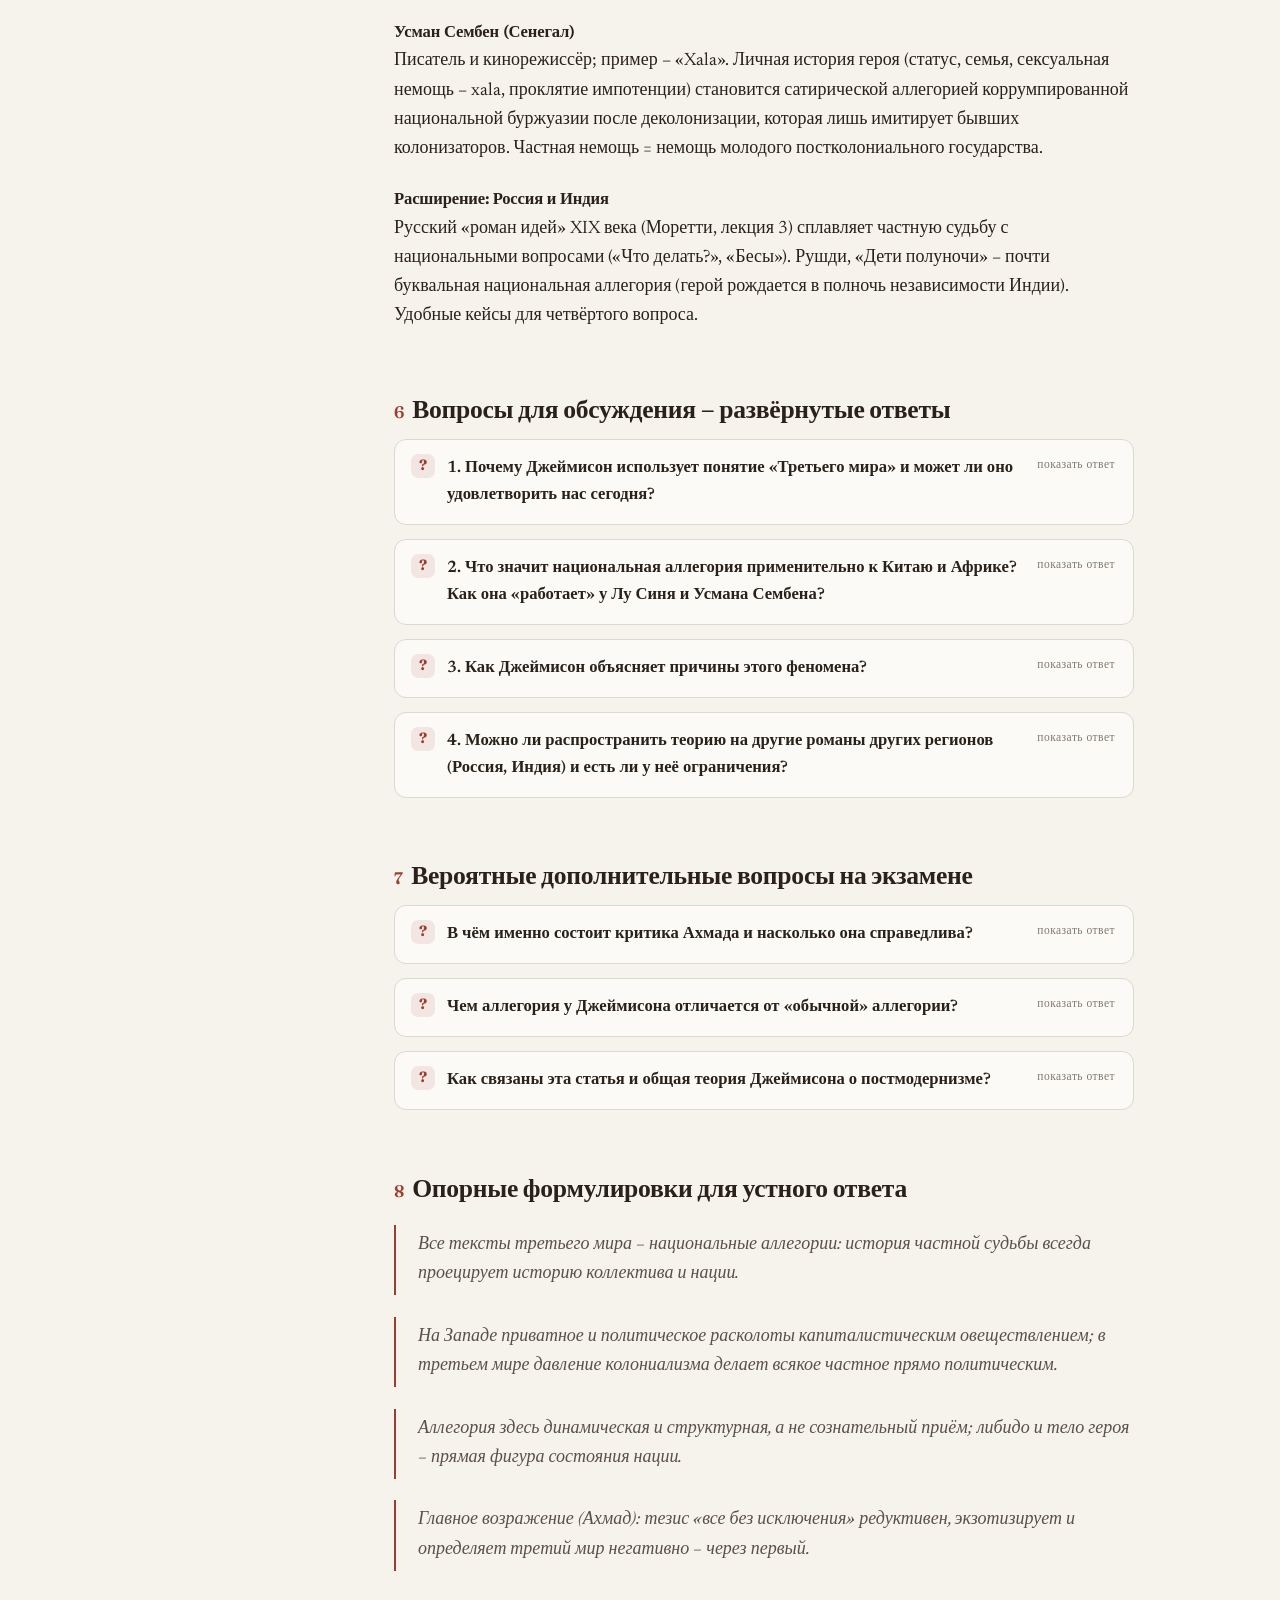
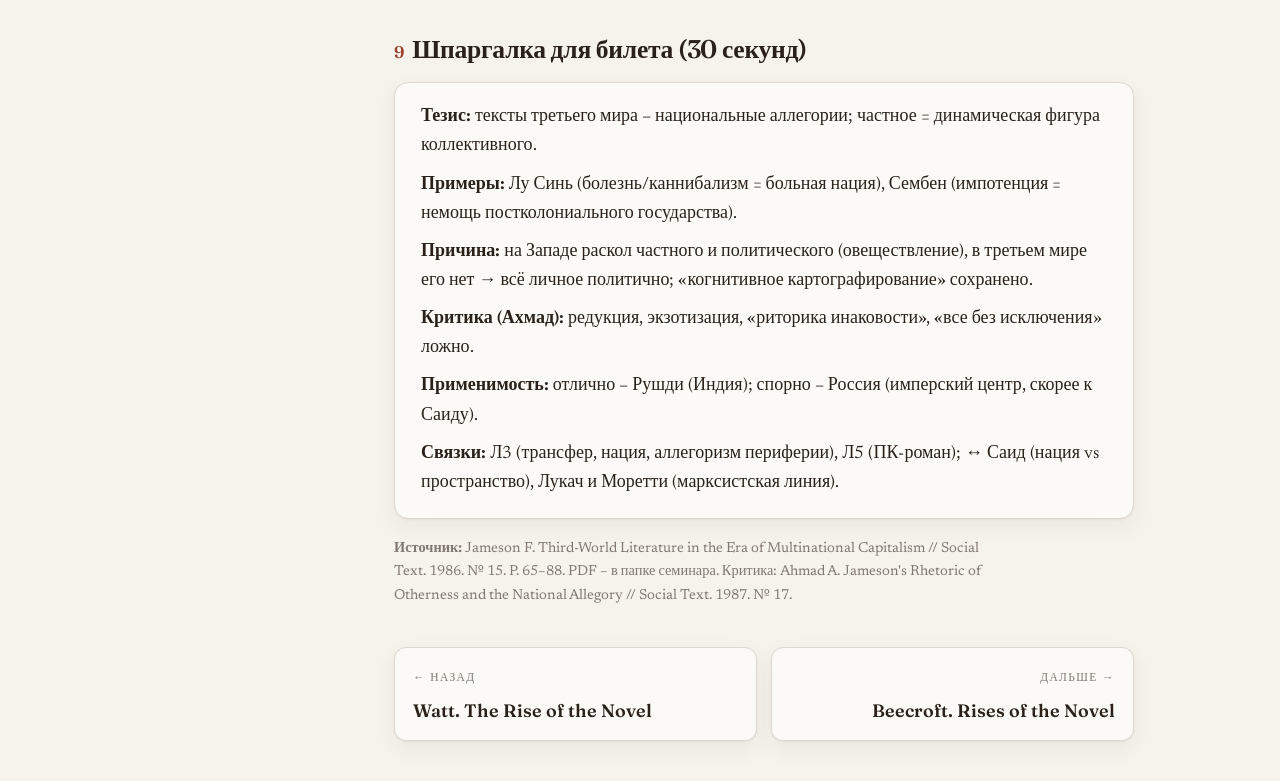
<file: jameson.html>
<!DOCTYPE html>
<html lang="ru">
<head>
<meta charset="UTF-8">
<meta name="viewport" content="width=device-width, initial-scale=1.0">
<title>Jameson. Национальная аллегория · Теория романа</title>
<link rel="preconnect" href="https://fonts.googleapis.com">
<link rel="preconnect" href="https://fonts.gstatic.com" crossorigin>
<link href="https://fonts.googleapis.com/css2?family=Fraunces:opsz,wght@9..144,400;9..144,500;9..144,600;9..144,700&family=Newsreader:ital,opsz,wght@0,6..72,400;0,6..72,500;0,6..72,600;1,6..72,400;1,6..72,500&display=swap" rel="stylesheet">
<link rel="stylesheet" href="assets/style.css">
</head>
<body data-page="jameson.html">
<div class="shell">
<main>
<div class="wrap">

<header class="phead">
  <p class="crumbs"><a href="index.html">Главная</a> &rarr; Вопрос 1 &rarr; Jameson</p>
  <p class="kicker">Статья 4 · трансфер и постколониальное</p>
  <h1 class="title">F. Jameson. Third-World Literature in the Era of Multinational Capitalism</h1>
  <p class="subtitle">Social Text, № 15 (Autumn 1986), p. 65–88. Концепт национальной аллегории.</p>
  <div class="meta-row">
    <span class="tag hl">национальная аллегория</span>
    <span class="tag">третий мир</span>
    <span class="tag">Лу Синь · Сембен</span>
    <span class="tag">спор с Ахмадом</span>
  </div>
</header>

<div class="read">

<section id="context">
<h2><span class="h2n">1</span>Контекст, автор, спор вокруг статьи</h2>
<p>Фредрик Джеймисон (Fredric Jameson, 1934–2024) – ведущий американский марксистский теоретик культуры, автор «Политического бессознательного» (1981) и «Постмодернизма» (1984/1991). Эта статья 1986 года – короткая, полемичная и намеренно провокационная. Её центральная формула («все тексты третьего мира – национальные аллегории») мгновенно стала предметом громкого спора: уже в 1987 году вышел знаменитый ответ <strong>Айджаза Ахмада</strong> «Jameson's Rhetoric of Otherness and the National Allegory» (Social Text № 17), и с тех пор статью практически всегда читают в паре с этой критикой. Знать спор Джеймисон–Ахмад – обязательное условие сильного ответа.</p>
<p>Джеймисон пишет в логике мир-системы (Валлерстайн) и марксизма: литература разных «миров» определяется их положением в глобальном капитализме. Статья связана с его проектом «когнитивного картографирования» – поиска форм, которые помогают субъекту осознать своё место в необозримой социальной тотальности позднего капитализма.</p>
<p>Текст важен как мост между социокультурной теорией трансфера (лекция 3: роман и нация, Андерсон, Моретти, Шварц) и постколониальной теорией (лекция 5: аллегоризм как свойство постколониального романа).</p>
</section>

<section id="place">
<h2><span class="h2n">2</span>Место в курсе и связи</h2>
<p>Джеймисон работает на стыке двух блоков: трансфер и социальное воображаемое (лекция 3) и постколониальный роман (лекция 5: аллегоризм как свойство ПК-романов 1950–80-х). Ставьте его в пару с <a href="said.html">Саидом</a>: оба политизируют чтение романа, но Саид идёт от пространства и империи, а Джеймисон – от нации и аллегории. Полезна и связка с <a href="lukacs.html">Лукачем</a> (общая марксистская традиция «формы как социального содержания») и с <a href="moretti.html">Моретти</a> (Шварц, «misplaced ideas», гибридные формы на периферии мир-системы).</p>
</section>

<section id="structure">
<h2><span class="h2n">3</span>Подробный разбор аргумента</h2>
<h3>3.1. Наблюдение и провокация</h3>
<p>Джеймисон начинает с наблюдения: в интеллектуальной и литературной жизни «третьего мира» постоянно возвращается тема нации, коллективного «мы» – тогда как западные интеллектуалы давно «переросли» национализм. Из этого он делает резкое обобщение-гипотезу: все тексты третьего мира суть национальные аллегории, даже когда выглядят как частные истории.</p>
<h3>3.2. Сопротивление канону и его ловушка</h3>
<p>Джеймисон оговаривает: защищать литературу третьего мира, доказывая, что она «так же велика», как западный канон, – самоубийственная стратегия, потому что она принимает чужие критерии. Нужно понять её иначе устроенной, а не «дотягивать» до западных мерок.</p>
<h3>3.3. Главный тезис: личное = политическое</h3>
<p>Ядро: в текстах третьего мира история частной судьбы всегда проецирует историю коллектива и нации. Это не значит, что там нет психологии или либидо, – значит, что психология и либидо прямо отсылают к политическому, тогда как на Западе они институционально отделены от него.</p>
<h3>3.4. Объяснение через раскол</h3>
<p>Причина – в расколе приватного и публичного, поэтики и политики, который произвёл западный капитализм и которого нет (или который слабее) в третьем мире. Отсюда «аллегоричность» как структурное свойство, а не стилистический приём.</p>
<h3>3.5. Два примера и упрёк Западу</h3>
<p>Тезис иллюстрируется Лу Синем (Китай) и Усманом Сембеном (Сенегал), а подтекст – упрёк западному читателю, который не умеет читать такие тексты и потому обесценивает их как «непсихологичные».</p>
</section>

<section id="terms">
<h2><span class="h2n">4</span>Ключевые понятия (расширенный глоссарий)</h2>
<div class="terms">
  <div class="t"><dt>Третий мир</dt><dd>Не география, а позиция в мир-системе: страны, пережившие колониализм и империализм. Категория системная; определяется отношением к капиталистическому центру.</dd></div>
  <div class="t"><dt>Национальная аллегория</dt><dd>Структурная необходимость, по которой личное (судьба героя, либидо, семья, тело) читается как фигура политического – судьбы нации. Не приём, а способ существования литературы.</dd></div>
  <div class="t"><dt>Раскол частного и публичного</dt><dd>В капитализме «первого мира» приватное (психология) и политическое (экономика, власть) институционально разведены; в третьем мире этого разрыва нет.</dd></div>
  <div class="t"><dt>Либидинальное как политическое</dt><dd>Желание, тело, болезнь героя – не «вместо» политики, а её прямая фигура; мост между Фрейдом и историей.</dd></div>
  <div class="t"><dt>Когнитивное картографирование</dt><dd>Способность текста «нанести на карту» место субъекта в социальной тотальности; на Западе утрачена, в третьем мире сохранена.</dd></div>
  <div class="t"><dt>Мир-система</dt><dd>Модель глобального капитализма с центром, полупериферией и периферией (Валлерстайн); рамка деления на «миры».</dd></div>
  <div class="t"><dt>Риторика инаковости (Ахмад)</dt><dd>Упрёк критика: Джеймисон конструирует «третий мир» как однородного Другого, определяемого только через противопоставление Западу.</dd></div>
</div>
</section>

<section id="cases">
<h2><span class="h2n">5</span>Ключевые примеры и кейсы</h2>
<h4>Лу Синь (Китай)</h4>
<p>В «Записках сумасшедшего» паранойя героя, которому везде мерещится, что «людей едят», превращается в аллегорию общества, пожирающего само себя, скованного мёртвой конфуцианской традицией и полуколониальной зависимостью. Частный больной герой – фигура больной нации. В «Подлинной истории А-Кью» жалкий, самообманывающийся герой с «моральными победами» – аллегория национальной немощи Китая накануне модернизации. Мотив каннибализма – образ социального самоуничтожения.</p>
<h4>Усман Сембен (Сенегал)</h4>
<p>Писатель и кинорежиссёр; пример – «Xala». Личная история героя (статус, семья, сексуальная немощь – xala, проклятие импотенции) становится сатирической аллегорией коррумпированной национальной буржуазии после деколонизации, которая лишь имитирует бывших колонизаторов. Частная немощь = немощь молодого постколониального государства.</p>
<h4>Расширение: Россия и Индия</h4>
<p>Русский «роман идей» XIX века (Моретти, лекция 3) сплавляет частную судьбу с национальными вопросами («Что делать?», «Бесы»). Рушди, «Дети полуночи» – почти буквальная национальная аллегория (герой рождается в полночь независимости Индии). Удобные кейсы для четвёртого вопроса.</p>
</section>

<section id="questions">
<h2><span class="h2n">6</span>Вопросы для обсуждения – развёрнутые ответы</h2>

<details class="qa"><summary>1. Почему Джеймисон использует понятие «Третьего мира» и может ли оно удовлетворить нас сегодня?</summary>
<div class="ans">
<p>Джеймисон использует «третий мир» как системную, а не географическую категорию: позиция в мировой капиталистической системе – страны, прошедшие через колониализм и противостоящие господству «первого мира». Термин нужен, чтобы говорить о структурном опыте, общем для очень разных литератур (Китай, Африка, Латинская Америка): опыте подчинённости, борьбы за идентичность, неразделённости личного и политического. Он сознательно берёт «грубую» категорию ради крупного обобщения и чтобы реабилитировать национализм, который Запад спешит объявить пройденным этапом.</p>
<p><strong>Критика термина</strong> (прежде всего Айджаз Ахмад):</p>
<ul>
<li>Категория слишком груба и определяет «третий мир» негативно, через первый – только по отношению к Западу. Это лишает культуры собственной определённости и навязывает им единую «инаковость».</li>
<li>Сам трёхчастный термин устарел вместе с биполярным миром холодной войны (был ещё «второй мир» – соцлагерь).</li>
<li>Обобщение «все тексты третьего мира» эмпирически опровержимо: масса текстов сугубо приватны, экспериментальны. Ахмад указывает, что и он сам – интеллектуал «третьего мира», читающий иначе.</li>
<li>Сегодня предпочитают «постколониальное», «глобальный Юг», «(полу)периферию» – но и они огрубляют.</li>
</ul>
<p>Сам Джеймисон оговаривает условность термина. Его сила – не в этикетке, а в постановке вопроса о связи литературной формы и положения в мировом капитализме.</p>
<div class="crit"><b>Баланс:</b> термин устарел и редуктивен, но продуктивен как способ связать литературу с мир-системой. Покажите и слабость категории (Ахмад), и ценность вопроса.</div>
</div></details>

<details class="qa"><summary>2. Что значит национальная аллегория применительно к Китаю и Африке? Как она «работает» у Лу Синя и Усмана Сембена?</summary>
<div class="ans">
<p><strong>Национальная аллегория</strong> – структурная необходимость, по которой история частного индивида в текстах «третьего мира» всегда отсылает к коллективной судьбе нации. Личная драма читается как аллегория состояния общества в ситуации (полу)колониальной зависимости. Важнейшее уточнение: это не сознательный приём автора и не статичная аллегория средневекового типа, а живой, динамичный способ существования такой литературы, где отношение частного и коллективного постоянно переопределяется.</p>
<p><strong>Лу Синь.</strong> В «Записках сумасшедшего» болезнь и паранойя героя («людей едят») – диагноз обществу, пожирающему себя под гнётом традиции и зависимости. Частный больной герой = больная нация. В «А-Кью» самообман героя с «моральными победами» – аллегория национальной немощи. Мотив каннибализма – образ социального самоуничтожения.</p>
<p><strong>Усман Сембен.</strong> В «Xala» личная немощь героя (импотенция, статус, семья) – сатирическая аллегория коррумпированной национальной буржуазии после деколонизации, неспособной к подлинной независимости. Частная немощь = немощь молодого государства.</p>
<div class="crit"><b>Механизм:</b> либидинальное и частное – не «вместо» политического, а его прямая фигура. Тело, болезнь, семья героя – карта состояния нации. В этом и марксизм (форма = социальное), и психоанализ (либидо).</div>
</div></details>

<details class="qa"><summary>3. Как Джеймисон объясняет причины этого феномена?</summary>
<div class="ans">
<p>Причина – в разной структуре опыта при разных режимах капитализма.</p>
<p>В развитом капитализме «первого мира» произошёл глубокий раскол между приватным и публичным, между поэтикой (психология, личное) и политикой (экономика, власть, классы). Западный читатель привык, что роман о любви – «просто» о любви, отдельно от политики. Этот раскол – продукт капиталистического разделения труда и овеществления (reification), которое фрагментирует опыт и сознание. Поэтому западная литература во многом разучилась связывать индивида с социальной тотальностью.</p>
<p>В «третьем мире» такого разрыва нет или он гораздо слабее: давление колониализма, империализма и борьбы за независимость пронизывает всю жизнь, и любая частная история неизбежно политична. Писатель не может уйти в чистую приватность – коллективная судьба врывается в самый интимный сюжет. Отсюда «аллегоричность» как структурное, а не стилистическое свойство.</p>
<p>Это укоренено в марксистском тезисе: капитализм фрагментирует сознание, а литература «третьего мира» сохраняет утраченную на Западе способность к когнитивному картографированию – связыванию индивида и целого. «Отсталость» оборачивается познавательным преимуществом.</p>
<div class="crit"><b>Суть:</b> аллегория – не выбор автора, а следствие неразделённости личного и политического в (полу)колониальном опыте; раскол этих сфер на Западе – продукт капиталистического овеществления.</div>
</div></details>

<details class="qa"><summary>4. Можно ли распространить теорию на другие романы других регионов (Россия, Индия) и есть ли у неё ограничения?</summary>
<div class="ans">
<p><strong>Россия.</strong> Логика отчасти работает: русский «роман идей» XIX века (лекция 3 вслед за Моретти) сплавляет частную судьбу с национальными вопросами – «Что делать?», «Бесы», «Анна Каренина» читаются как диагнозы нации. Но Россия – имперский центр, а не колония, поэтому прямой перенос «третьемирной» рамки спорен; скорее это случай для Саида (роман имперской культуры).</p>
<p><strong>Индия.</strong> Очень показательный случай: Рушди, «Дети полуночи» – почти буквальная национальная аллегория (герой рождается в полночь независимости, его судьба телепатически сплетена с судьбой страны). Здесь теория работает выразительно. Сюда же – многие постколониальные романы Африки и Латинской Америки.</p>
<p><strong>Ограничения.</strong></p>
<ul>
<li><strong>Тотальность тезиса.</strong> Возражение Ахмада: «все без исключения» – ложно. Масса текстов «третьего мира» сугубо приватны, лиричны, не аллегоричны.</li>
<li><strong>Редукция.</strong> Всё богатство неевропейской литературы сводится к «говорению о нации»; теряется эстетическое и индивидуальное.</li>
<li><strong>Экзотизация и «риторика инаковости».</strong> Западный критик приписывает «другим» сплошную коллективность, отказывая им в приватности, которую оставляет себе. Новая, благожелательная по виду, но снисходительная форма ориентализма.</li>
<li><strong>Не только третий мир.</strong> Аллегорическое чтение возможно и для западных романов (Саид о «Мэнсфилд-парке», американский фронтир). Значит, граница «первый / третий мир» не так чиста.</li>
</ul>
<div class="crit"><b>Вывод:</b> теория ценна как оптика (видеть политическое в частном) и блестяще работает точечно (Рушди, Лу Синь, Сембен), но проваливается как универсальный закон. Лучшее применение – выборочное и с поправкой Ахмада.</div>
</div></details>
</section>

<section id="extra">
<h2><span class="h2n">7</span>Вероятные дополнительные вопросы на экзамене</h2>
<details class="qa"><summary>В чём именно состоит критика Ахмада и насколько она справедлива?</summary>
<div class="ans">
<p>Ахмад (сам марксист из Индии) возражает: (1) категория «третий мир» определяет огромный мир негативно, через Запад, и сводит несводимое к единству; (2) тезис «все тексты – аллегории» эмпирически ложен; (3) Джеймисон, вопреки своему марксизму, мыслит в логике «три мира», а не единого капитализма с классами поверх границ; (4) бинарность «мы (Запад) – они» воспроизводит «риторику инаковости». Критика бьёт по «всеобщности» и термину, но не отменяет интуицию о связи частного и политического. Сильный ответ удерживает обе стороны.</p>
</div></details>
<details class="qa"><summary>Чем аллегория у Джеймисона отличается от «обычной» аллегории?</summary>
<div class="ans">
<p>Джеймисон имеет в виду не статичную аллегорию «один к одному» (где персонаж = добродетель), а динамическую, подвижную, в которой связь частного и коллективного постоянно перестраивается и многозначна. Это важно, чтобы не упрощать тезис до «герой буквально означает страну».</p>
</div></details>
<details class="qa"><summary>Как связаны эта статья и общая теория Джеймисона о постмодернизме?</summary>
<div class="ans">
<p>В «Постмодернизме» Джеймисон говорит об утрате на позднекапиталистическом Западе способности к «когнитивному картографированию» – к ощущению своего места в глобальной тотальности. Литература третьего мира с её национальной аллегорией – пример сохранившейся способности связывать индивида и целое. Статья 1986 года – часть большого проекта о формах, которые умеют «картографировать» социальную тотальность.</p>
</div></details>
</section>

<section id="quotes">
<h2><span class="h2n">8</span>Опорные формулировки для устного ответа</h2>
<blockquote>Все тексты третьего мира – национальные аллегории: история частной судьбы всегда проецирует историю коллектива и нации.</blockquote>
<blockquote>На Западе приватное и политическое расколоты капиталистическим овеществлением; в третьем мире давление колониализма делает всякое частное прямо политическим.</blockquote>
<blockquote>Аллегория здесь динамическая и структурная, а не сознательный приём; либидо и тело героя – прямая фигура состояния нации.</blockquote>
<blockquote>Главное возражение (Ахмад): тезис «все без исключения» редуктивен, экзотизирует и определяет третий мир негативно – через первый.</blockquote>
</section>

<section id="cheat">
<h2><span class="h2n">9</span>Шпаргалка для билета (30 секунд)</h2>
<div class="concept">
<p><strong>Тезис:</strong> тексты третьего мира – национальные аллегории; частное = динамическая фигура коллективного.</p>
<p><strong>Примеры:</strong> Лу Синь (болезнь/каннибализм = больная нация), Сембен (импотенция = немощь постколониального государства).</p>
<p><strong>Причина:</strong> на Западе раскол частного и политического (овеществление), в третьем мире его нет → всё личное политично; «когнитивное картографирование» сохранено.</p>
<p><strong>Критика (Ахмад):</strong> редукция, экзотизация, «риторика инаковости», «все без исключения» ложно.</p>
<p><strong>Применимость:</strong> отлично – Рушди (Индия); спорно – Россия (имперский центр, скорее к Саиду).</p>
<p><strong>Связки:</strong> Л3 (трансфер, нация, аллегоризм периферии), Л5 (ПК-роман); ↔ Саид (нация vs пространство), Лукач и Моретти (марксистская линия).</p>
</div>
</section>

<p class="src"><strong>Источник:</strong> Jameson F. Third-World Literature in the Era of Multinational Capitalism // Social Text. 1986. № 15. P. 65–88. PDF – в папке семинара. Критика: Ahmad A. Jameson's Rhetoric of Otherness and the National Allegory // Social Text. 1987. № 17.</p>

</div>
</div>
</main>
</div>
<script src="assets/site.js"></script>
</body>
</html>
</file>
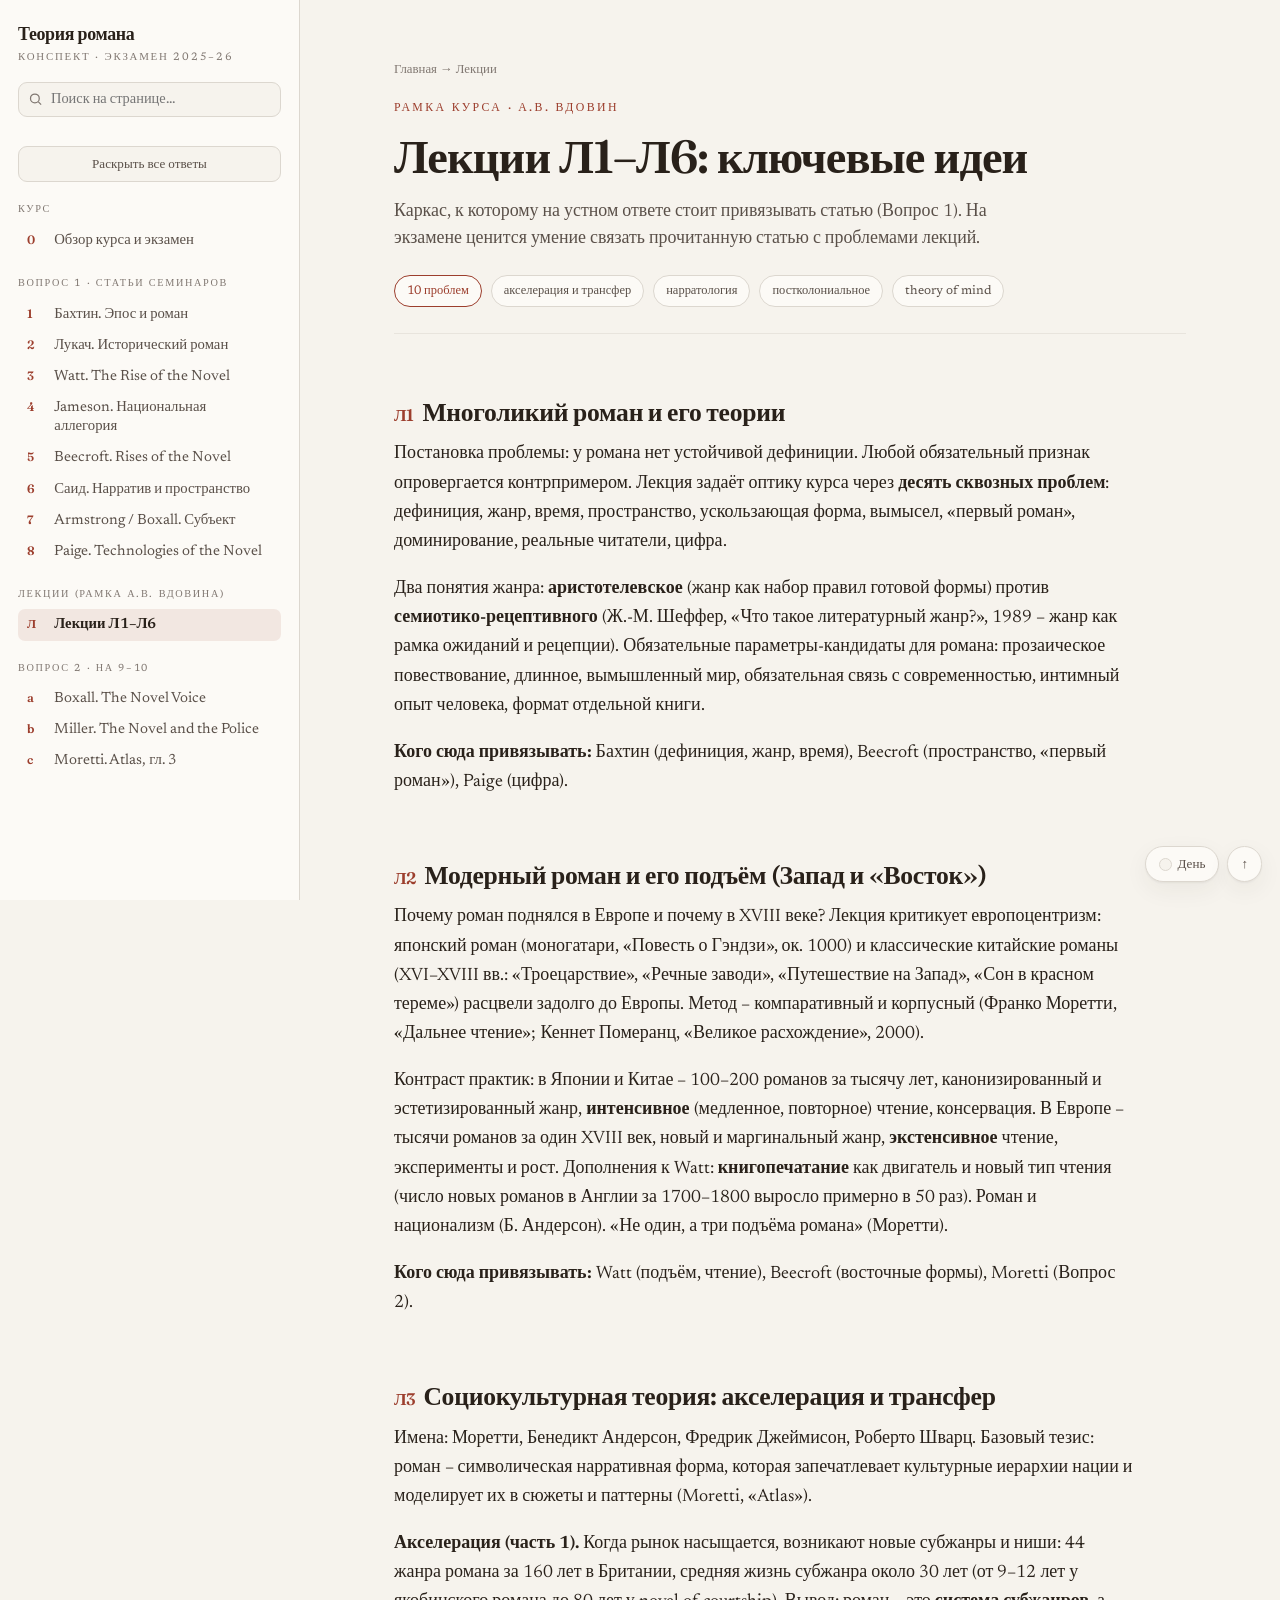
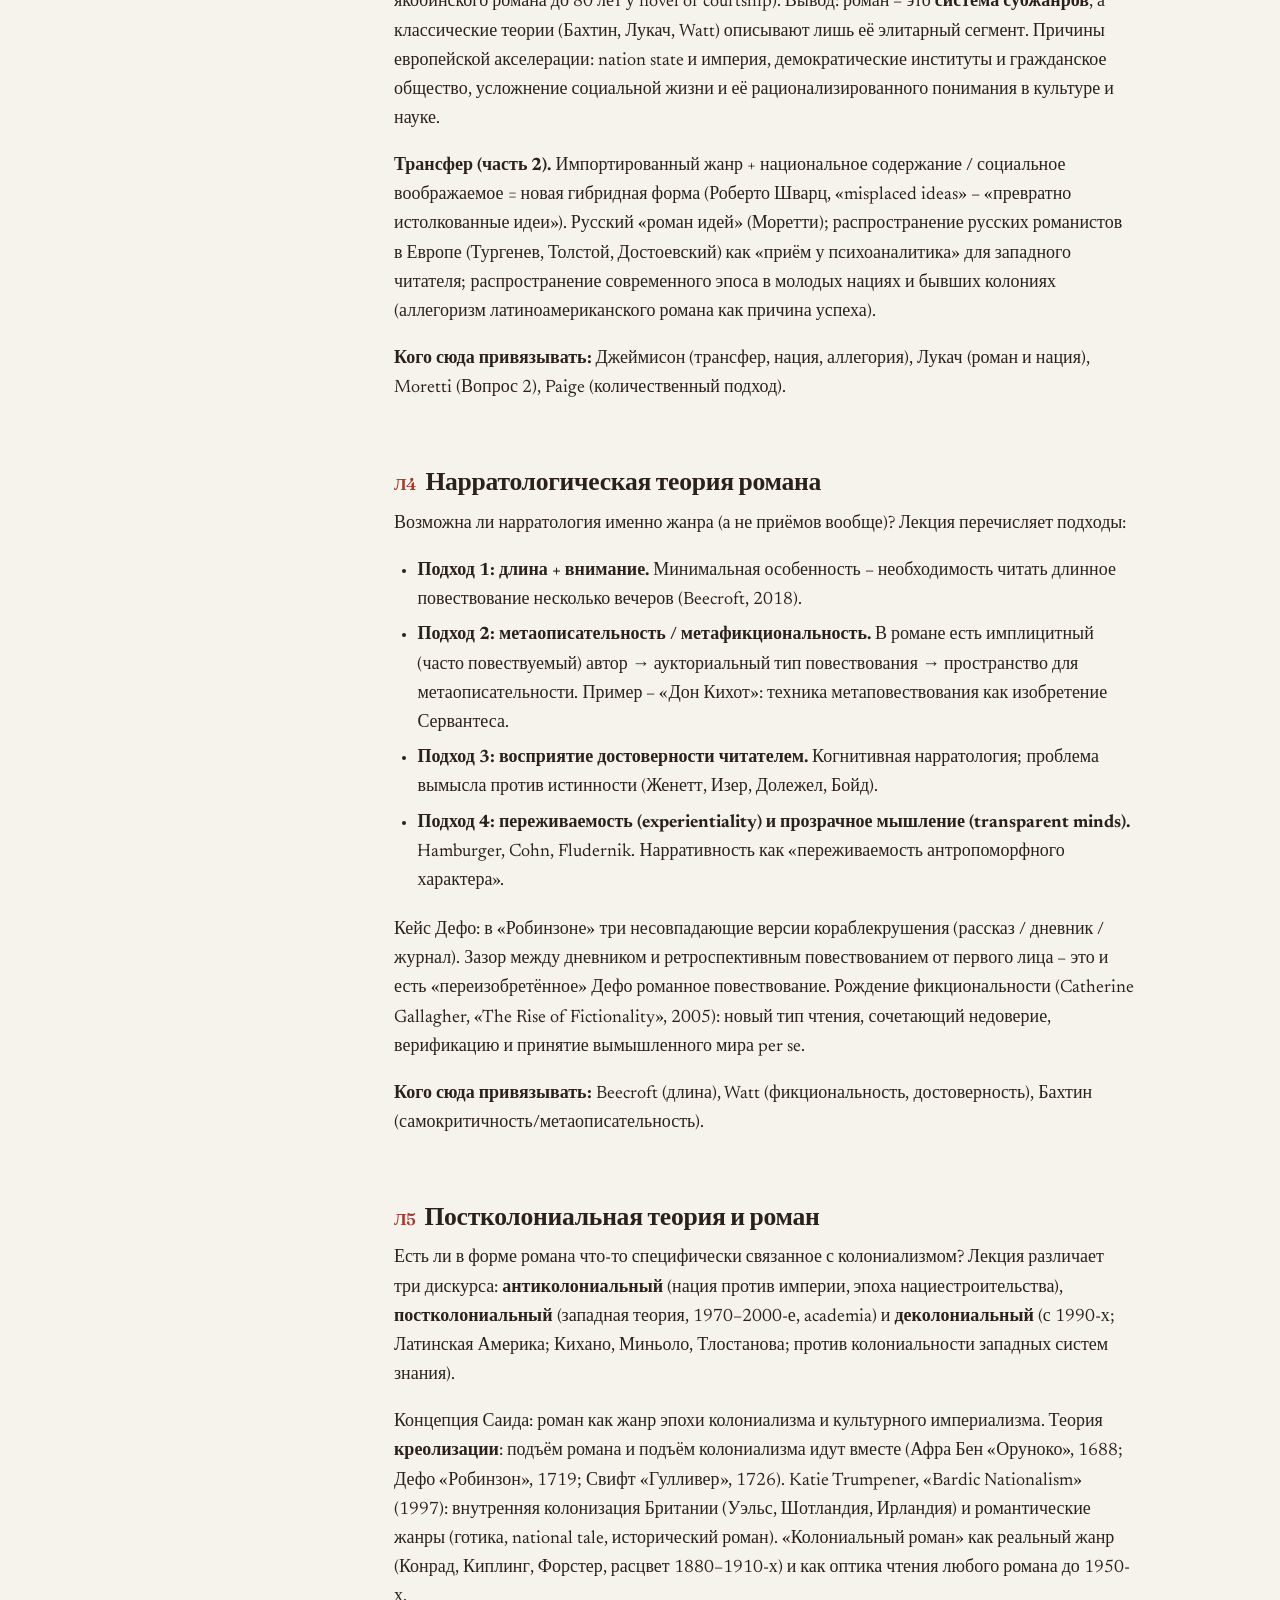
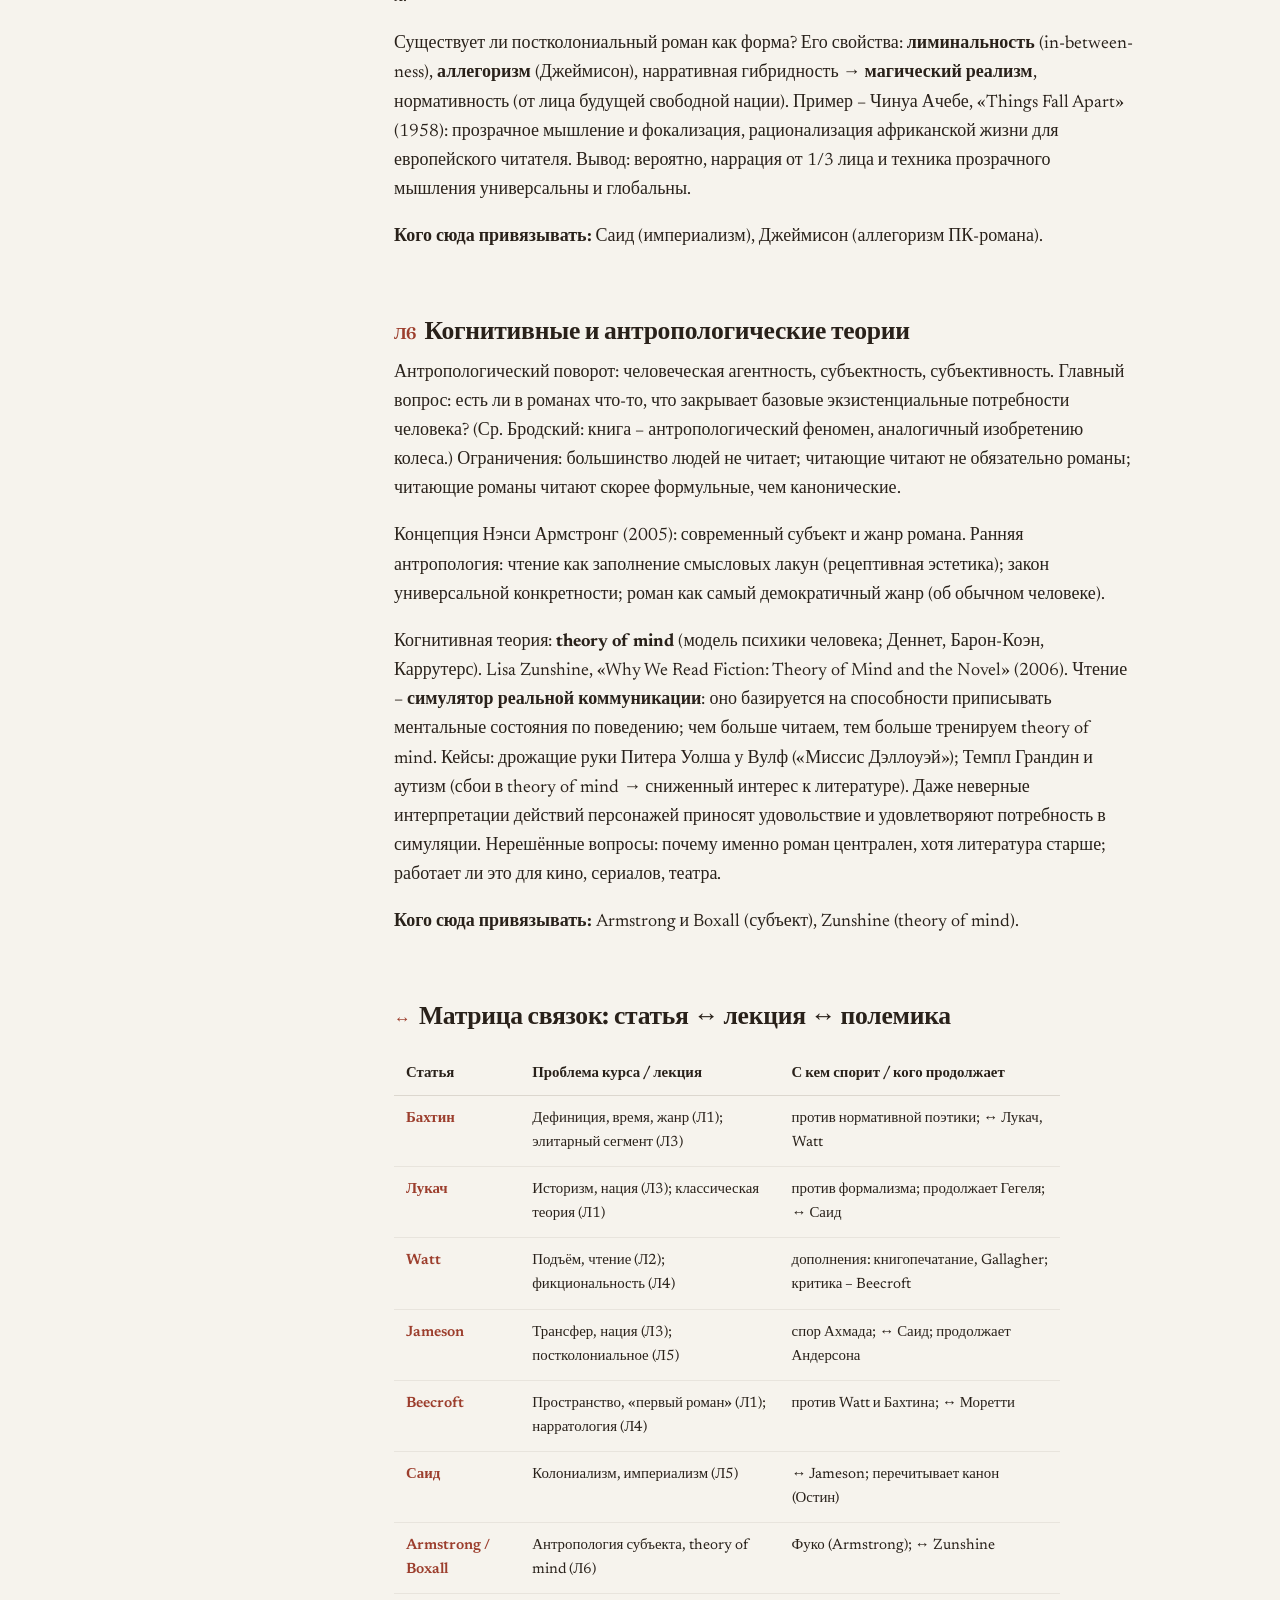
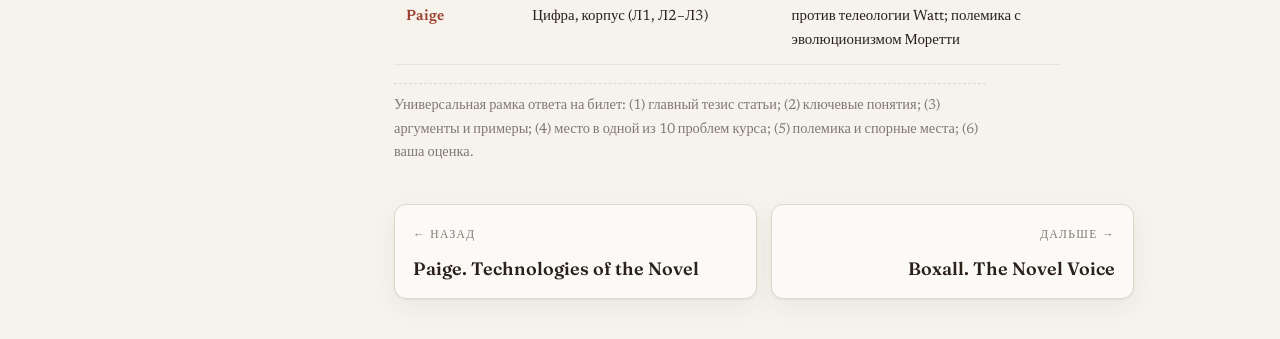
<file: lectures.html>
<!DOCTYPE html>
<html lang="ru">
<head>
<meta charset="UTF-8">
<meta name="viewport" content="width=device-width, initial-scale=1.0">
<title>Лекции Л1–Л6 · Теория романа</title>
<link rel="preconnect" href="https://fonts.googleapis.com">
<link rel="preconnect" href="https://fonts.gstatic.com" crossorigin>
<link href="https://fonts.googleapis.com/css2?family=Fraunces:opsz,wght@9..144,400;9..144,500;9..144,600;9..144,700&family=Newsreader:ital,opsz,wght@0,6..72,400;0,6..72,500;0,6..72,600;1,6..72,400;1,6..72,500&display=swap" rel="stylesheet">
<link rel="stylesheet" href="assets/style.css">
</head>
<body data-page="lectures.html">
<div class="shell">
<main>
<div class="wrap">

<header class="phead">
  <p class="crumbs"><a href="index.html">Главная</a> → Лекции</p>
  <p class="kicker">Рамка курса · А.В. Вдовин</p>
  <h1 class="title">Лекции Л1–Л6: ключевые идеи</h1>
  <p class="subtitle">Каркас, к которому на устном ответе стоит привязывать статью (Вопрос 1). На экзамене ценится умение связать прочитанную статью с проблемами лекций.</p>
  <div class="meta-row">
    <span class="tag hl">10 проблем</span>
    <span class="tag">акселерация и трансфер</span>
    <span class="tag">нарратология</span>
    <span class="tag">постколониальное</span>
    <span class="tag">theory of mind</span>
  </div>
</header>

<div class="read">

<section id="l1">
<h2><span class="h2n">Л1</span>Многоликий роман и его теории</h2>
<p>Постановка проблемы: у романа нет устойчивой дефиниции. Любой обязательный признак опровергается контрпримером. Лекция задаёт оптику курса через <strong>десять сквозных проблем</strong>: дефиниция, жанр, время, пространство, ускользающая форма, вымысел, «первый роман», доминирование, реальные читатели, цифра.</p>
<p>Два понятия жанра: <strong>аристотелевское</strong> (жанр как набор правил готовой формы) против <strong>семиотико-рецептивного</strong> (Ж.-М. Шеффер, «Что такое литературный жанр?», 1989 – жанр как рамка ожиданий и рецепции). Обязательные параметры-кандидаты для романа: прозаическое повествование, длинное, вымышленный мир, обязательная связь с современностью, интимный опыт человека, формат отдельной книги.</p>
<p><strong>Кого сюда привязывать:</strong> Бахтин (дефиниция, жанр, время), Beecroft (пространство, «первый роман»), Paige (цифра).</p>
</section>

<section id="l2">
<h2><span class="h2n">Л2</span>Модерный роман и его подъём (Запад и «Восток»)</h2>
<p>Почему роман поднялся в Европе и почему в XVIII веке? Лекция критикует европоцентризм: японский роман (моногатари, «Повесть о Гэндзи», ок. 1000) и классические китайские романы (XVI–XVIII вв.: «Троецарствие», «Речные заводи», «Путешествие на Запад», «Сон в красном тереме») расцвели задолго до Европы. Метод – компаративный и корпусный (Франко Моретти, «Дальнее чтение»; Кеннет Померанц, «Великое расхождение», 2000).</p>
<p>Контраст практик: в Японии и Китае – 100–200 романов за тысячу лет, канонизированный и эстетизированный жанр, <strong>интенсивное</strong> (медленное, повторное) чтение, консервация. В Европе – тысячи романов за один XVIII век, новый и маргинальный жанр, <strong>экстенсивное</strong> чтение, эксперименты и рост. Дополнения к Watt: <strong>книгопечатание</strong> как двигатель и новый тип чтения (число новых романов в Англии за 1700–1800 выросло примерно в 50 раз). Роман и национализм (Б. Андерсон). «Не один, а три подъёма романа» (Моретти).</p>
<p><strong>Кого сюда привязывать:</strong> Watt (подъём, чтение), Beecroft (восточные формы), Moretti (Вопрос 2).</p>
</section>

<section id="l3">
<h2><span class="h2n">Л3</span>Социокультурная теория: акселерация и трансфер</h2>
<p>Имена: Моретти, Бенедикт Андерсон, Фредрик Джеймисон, Роберто Шварц. Базовый тезис: роман – символическая нарративная форма, которая запечатлевает культурные иерархии нации и моделирует их в сюжеты и паттерны (Moretti, «Atlas»).</p>
<p><strong>Акселерация (часть 1).</strong> Когда рынок насыщается, возникают новые субжанры и ниши: 44 жанра романа за 160 лет в Британии, средняя жизнь субжанра около 30 лет (от 9–12 лет у якобинского романа до 80 лет у novel of courtship). Вывод: роман – это <strong>система субжанров</strong>, а классические теории (Бахтин, Лукач, Watt) описывают лишь её элитарный сегмент. Причины европейской акселерации: nation state и империя, демократические институты и гражданское общество, усложнение социальной жизни и её рационализированного понимания в культуре и науке.</p>
<p><strong>Трансфер (часть 2).</strong> Импортированный жанр + национальное содержание / социальное воображаемое = новая гибридная форма (Роберто Шварц, «misplaced ideas» – «превратно истолкованные идеи»). Русский «роман идей» (Моретти); распространение русских романистов в Европе (Тургенев, Толстой, Достоевский) как «приём у психоаналитика» для западного читателя; распространение современного эпоса в молодых нациях и бывших колониях (аллегоризм латиноамериканского романа как причина успеха).</p>
<p><strong>Кого сюда привязывать:</strong> Джеймисон (трансфер, нация, аллегория), Лукач (роман и нация), Moretti (Вопрос 2), Paige (количественный подход).</p>
</section>

<section id="l4">
<h2><span class="h2n">Л4</span>Нарратологическая теория романа</h2>
<p>Возможна ли нарратология именно жанра (а не приёмов вообще)? Лекция перечисляет подходы:</p>
<ul>
<li><strong>Подход 1: длина + внимание.</strong> Минимальная особенность – необходимость читать длинное повествование несколько вечеров (Beecroft, 2018).</li>
<li><strong>Подход 2: метаописательность / метафикциональность.</strong> В романе есть имплицитный (часто повествуемый) автор → аукториальный тип повествования → пространство для метаописательности. Пример – «Дон Кихот»: техника метаповествования как изобретение Сервантеса.</li>
<li><strong>Подход 3: восприятие достоверности читателем.</strong> Когнитивная нарратология; проблема вымысла против истинности (Женетт, Изер, Долежел, Бойд).</li>
<li><strong>Подход 4: переживаемость (experientiality) и прозрачное мышление (transparent minds).</strong> Hamburger, Cohn, Fludernik. Нарративность как «переживаемость антропоморфного характера».</li>
</ul>
<p>Кейс Дефо: в «Робинзоне» три несовпадающие версии кораблекрушения (рассказ / дневник / журнал). Зазор между дневником и ретроспективным повествованием от первого лица – это и есть «переизобретённое» Дефо романное повествование. Рождение фикциональности (Catherine Gallagher, «The Rise of Fictionality», 2005): новый тип чтения, сочетающий недоверие, верификацию и принятие вымышленного мира per se.</p>
<p><strong>Кого сюда привязывать:</strong> Beecroft (длина), Watt (фикциональность, достоверность), Бахтин (самокритичность/метаописательность).</p>
</section>

<section id="l5">
<h2><span class="h2n">Л5</span>Постколониальная теория и роман</h2>
<p>Есть ли в форме романа что-то специфически связанное с колониализмом? Лекция различает три дискурса: <strong>антиколониальный</strong> (нация против империи, эпоха нациестроительства), <strong>постколониальный</strong> (западная теория, 1970–2000-е, academia) и <strong>деколониальный</strong> (с 1990-х; Латинская Америка; Кихано, Миньоло, Тлостанова; против колониальности западных систем знания).</p>
<p>Концепция Саида: роман как жанр эпохи колониализма и культурного империализма. Теория <strong>креолизации</strong>: подъём романа и подъём колониализма идут вместе (Афра Бен «Оруноко», 1688; Дефо «Робинзон», 1719; Свифт «Гулливер», 1726). Katie Trumpener, «Bardic Nationalism» (1997): внутренняя колонизация Британии (Уэльс, Шотландия, Ирландия) и романтические жанры (готика, national tale, исторический роман). «Колониальный роман» как реальный жанр (Конрад, Киплинг, Форстер, расцвет 1880–1910-х) и как оптика чтения любого романа до 1950-х.</p>
<p>Существует ли постколониальный роман как форма? Его свойства: <strong>лиминальность</strong> (in-between-ness), <strong>аллегоризм</strong> (Джеймисон), нарративная гибридность → <strong>магический реализм</strong>, нормативность (от лица будущей свободной нации). Пример – Чинуа Ачебе, «Things Fall Apart» (1958): прозрачное мышление и фокализация, рационализация африканской жизни для европейского читателя. Вывод: вероятно, наррация от 1/3 лица и техника прозрачного мышления универсальны и глобальны.</p>
<p><strong>Кого сюда привязывать:</strong> Саид (империализм), Джеймисон (аллегоризм ПК-романа).</p>
</section>

<section id="l6">
<h2><span class="h2n">Л6</span>Когнитивные и антропологические теории</h2>
<p>Антропологический поворот: человеческая агентность, субъектность, субъективность. Главный вопрос: есть ли в романах что-то, что закрывает базовые экзистенциальные потребности человека? (Ср. Бродский: книга – антропологический феномен, аналогичный изобретению колеса.) Ограничения: большинство людей не читает; читающие читают не обязательно романы; читающие романы читают скорее формульные, чем канонические.</p>
<p>Концепция Нэнси Армстронг (2005): современный субъект и жанр романа. Ранняя антропология: чтение как заполнение смысловых лакун (рецептивная эстетика); закон универсальной конкретности; роман как самый демократичный жанр (об обычном человеке).</p>
<p>Когнитивная теория: <strong>theory of mind</strong> (модель психики человека; Деннет, Барон-Коэн, Каррутерс). Lisa Zunshine, «Why We Read Fiction: Theory of Mind and the Novel» (2006). Чтение – <strong>симулятор реальной коммуникации</strong>: оно базируется на способности приписывать ментальные состояния по поведению; чем больше читаем, тем больше тренируем theory of mind. Кейсы: дрожащие руки Питера Уолша у Вулф («Миссис Дэллоуэй»); Темпл Грандин и аутизм (сбои в theory of mind → сниженный интерес к литературе). Даже неверные интерпретации действий персонажей приносят удовольствие и удовлетворяют потребность в симуляции. Нерешённые вопросы: почему именно роман централен, хотя литература старше; работает ли это для кино, сериалов, театра.</p>
<p><strong>Кого сюда привязывать:</strong> Armstrong и Boxall (субъект), Zunshine (theory of mind).</p>
</section>

<section id="matrix">
<h2><span class="h2n">↔</span>Матрица связок: статья ↔ лекция ↔ полемика</h2>
<table class="matrix">
  <thead><tr><th>Статья</th><th>Проблема курса / лекция</th><th>С кем спорит / кого продолжает</th></tr></thead>
  <tbody>
    <tr><td>Бахтин</td><td>Дефиниция, время, жанр (Л1); элитарный сегмент (Л3)</td><td>против нормативной поэтики; ↔ Лукач, Watt</td></tr>
    <tr><td>Лукач</td><td>Историзм, нация (Л3); классическая теория (Л1)</td><td>против формализма; продолжает Гегеля; ↔ Саид</td></tr>
    <tr><td>Watt</td><td>Подъём, чтение (Л2); фикциональность (Л4)</td><td>дополнения: книгопечатание, Gallagher; критика – Beecroft</td></tr>
    <tr><td>Jameson</td><td>Трансфер, нация (Л3); постколониальное (Л5)</td><td>спор Ахмада; ↔ Саид; продолжает Андерсона</td></tr>
    <tr><td>Beecroft</td><td>Пространство, «первый роман» (Л1); нарратология (Л4)</td><td>против Watt и Бахтина; ↔ Моретти</td></tr>
    <tr><td>Саид</td><td>Колониализм, империализм (Л5)</td><td>↔ Jameson; перечитывает канон (Остин)</td></tr>
    <tr><td>Armstrong / Boxall</td><td>Антропология субъекта, theory of mind (Л6)</td><td>Фуко (Armstrong); ↔ Zunshine</td></tr>
    <tr><td>Paige</td><td>Цифра, корпус (Л1, Л2–Л3)</td><td>против телеологии Watt; полемика с эволюционизмом Моретти</td></tr>
  </tbody>
</table>
<p class="note">Универсальная рамка ответа на билет: (1) главный тезис статьи; (2) ключевые понятия; (3) аргументы и примеры; (4) место в одной из 10 проблем курса; (5) полемика и спорные места; (6) ваша оценка.</p>
</section>

</div>
</div>
</main>
</div>
<script src="assets/site.js"></script>
</body>
</html>
</file>
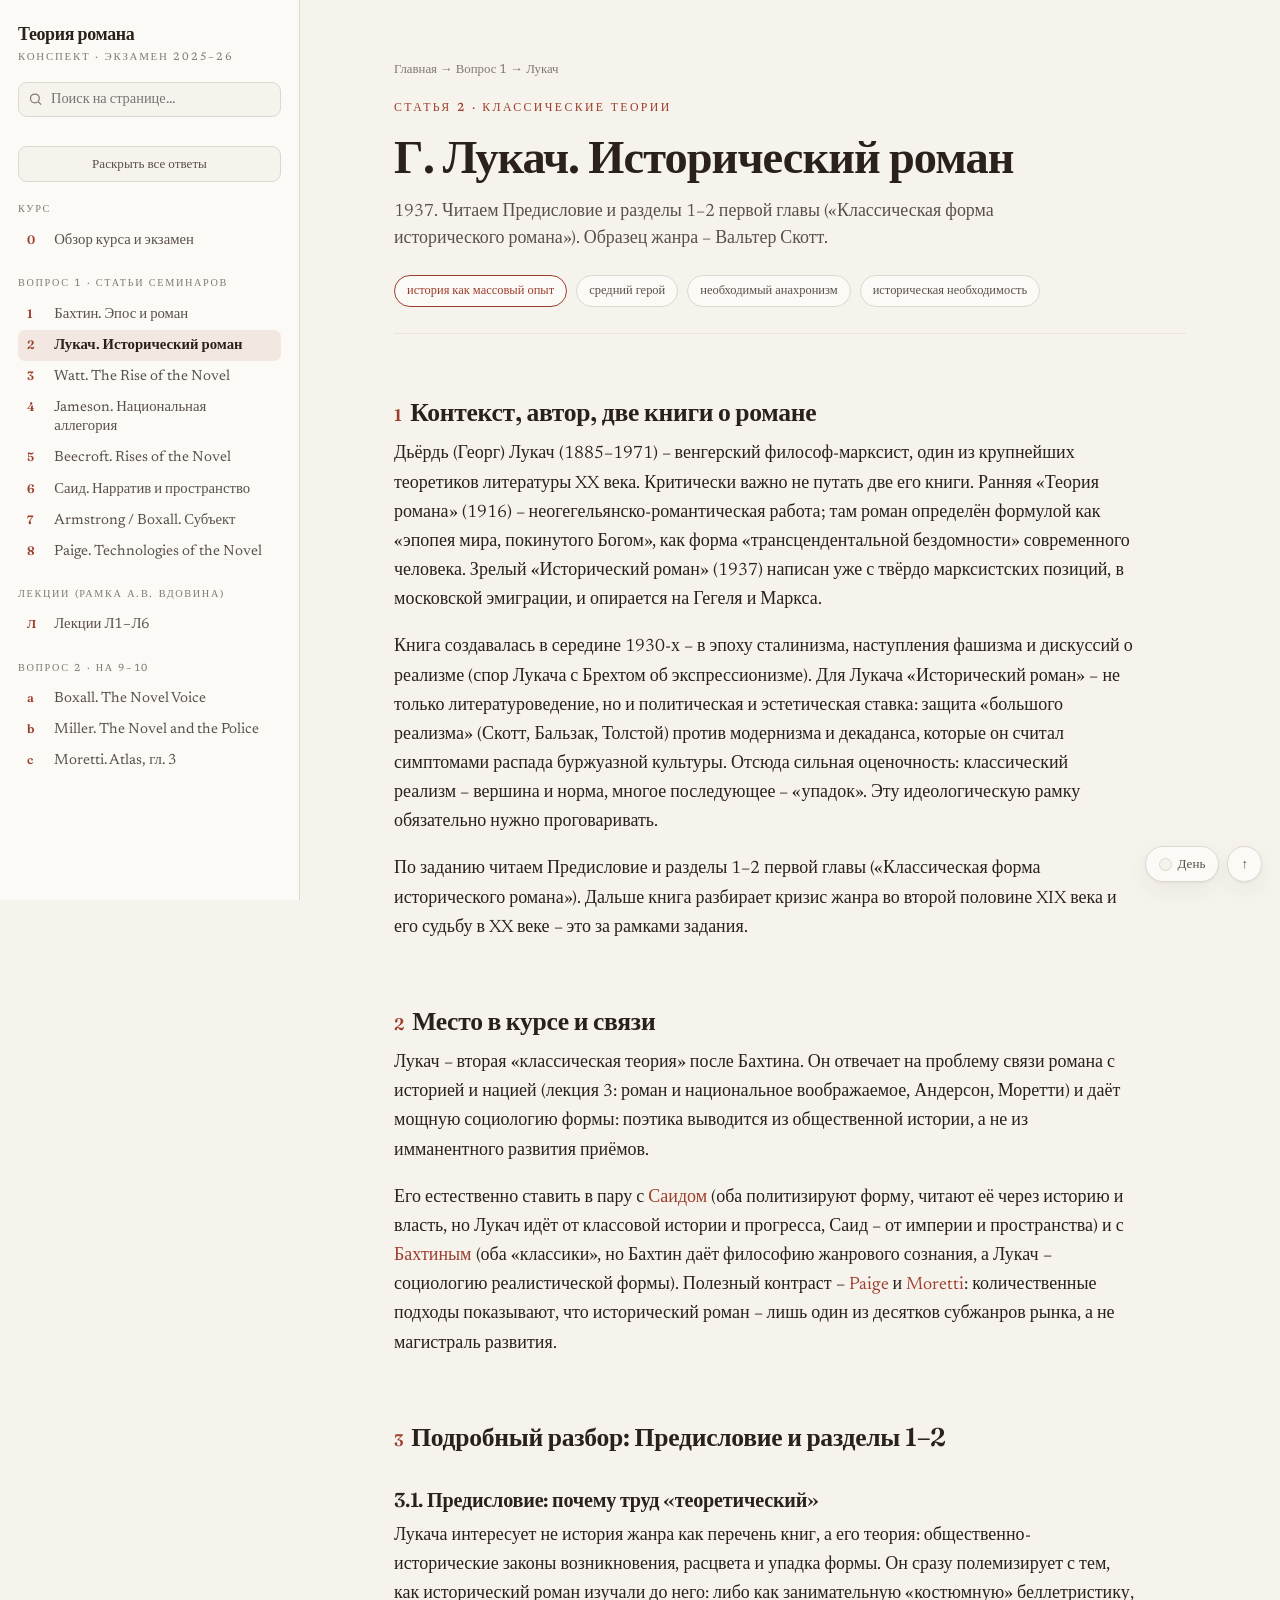
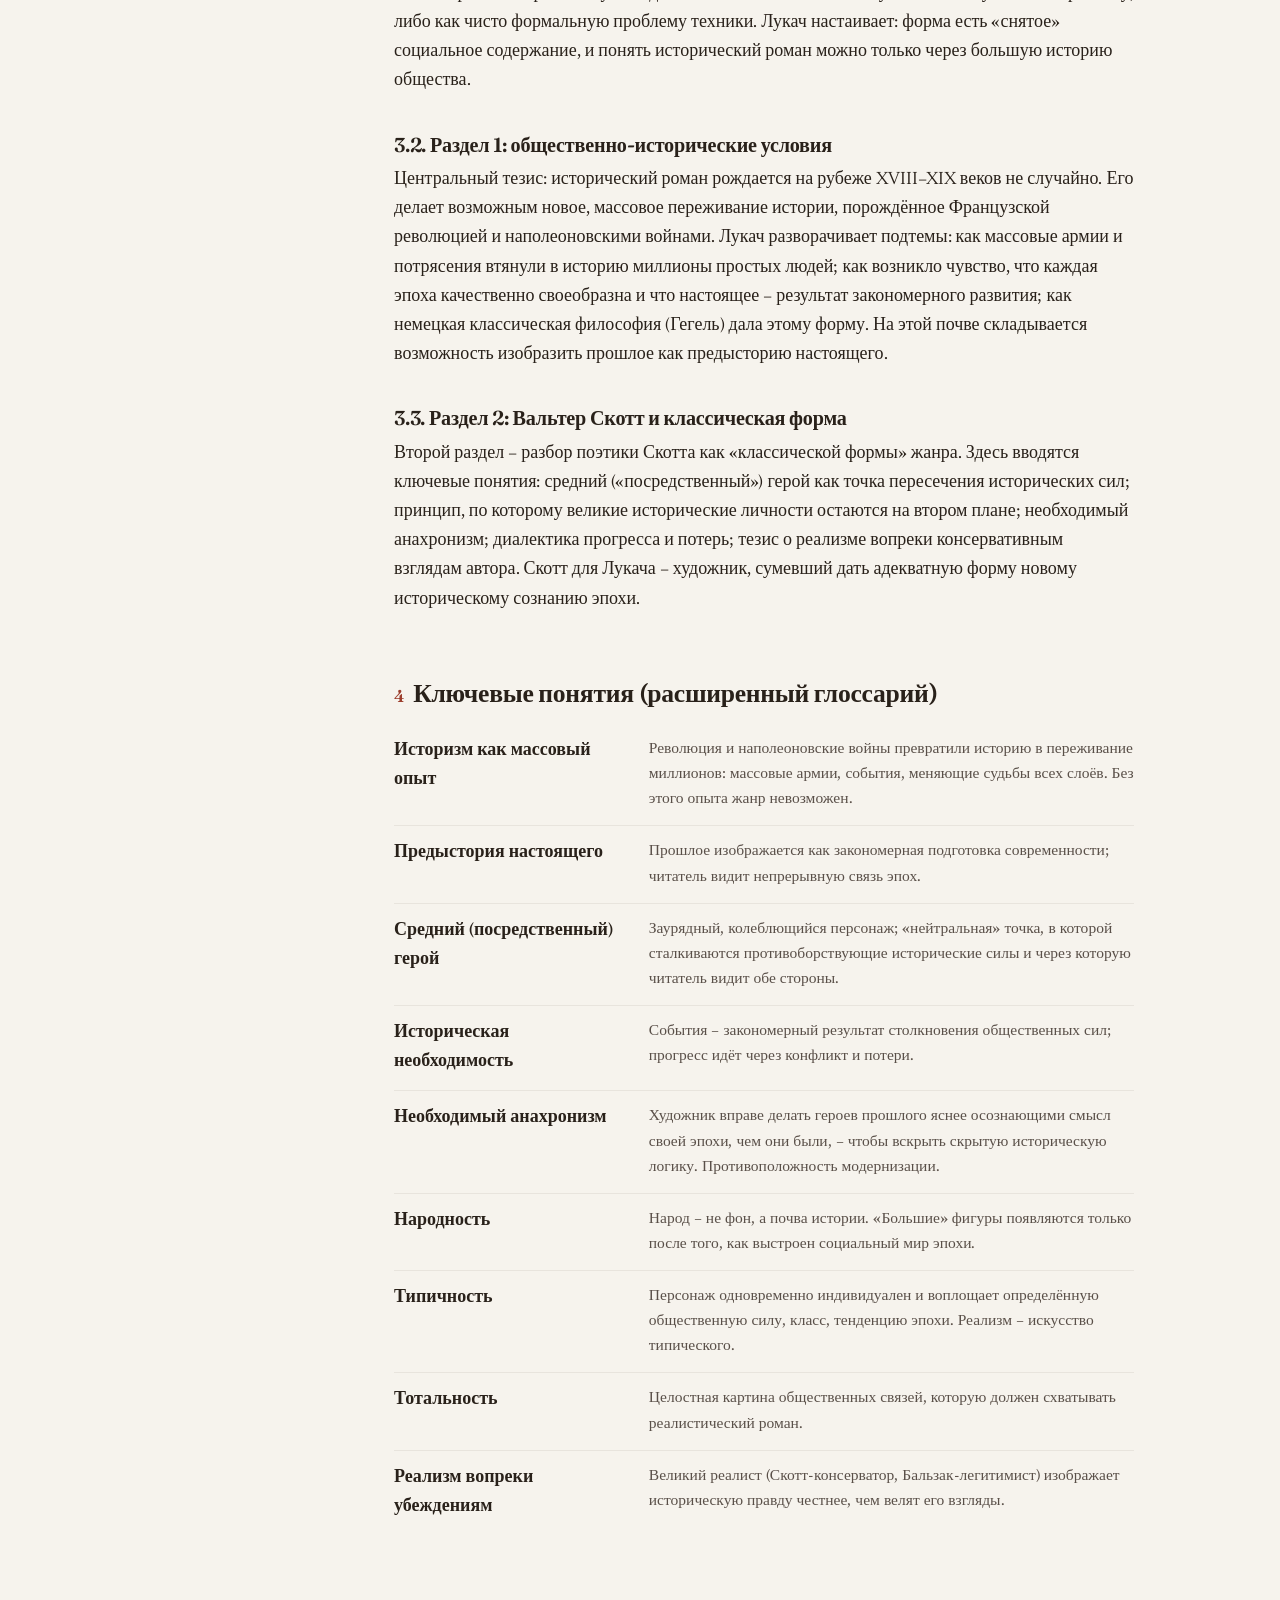
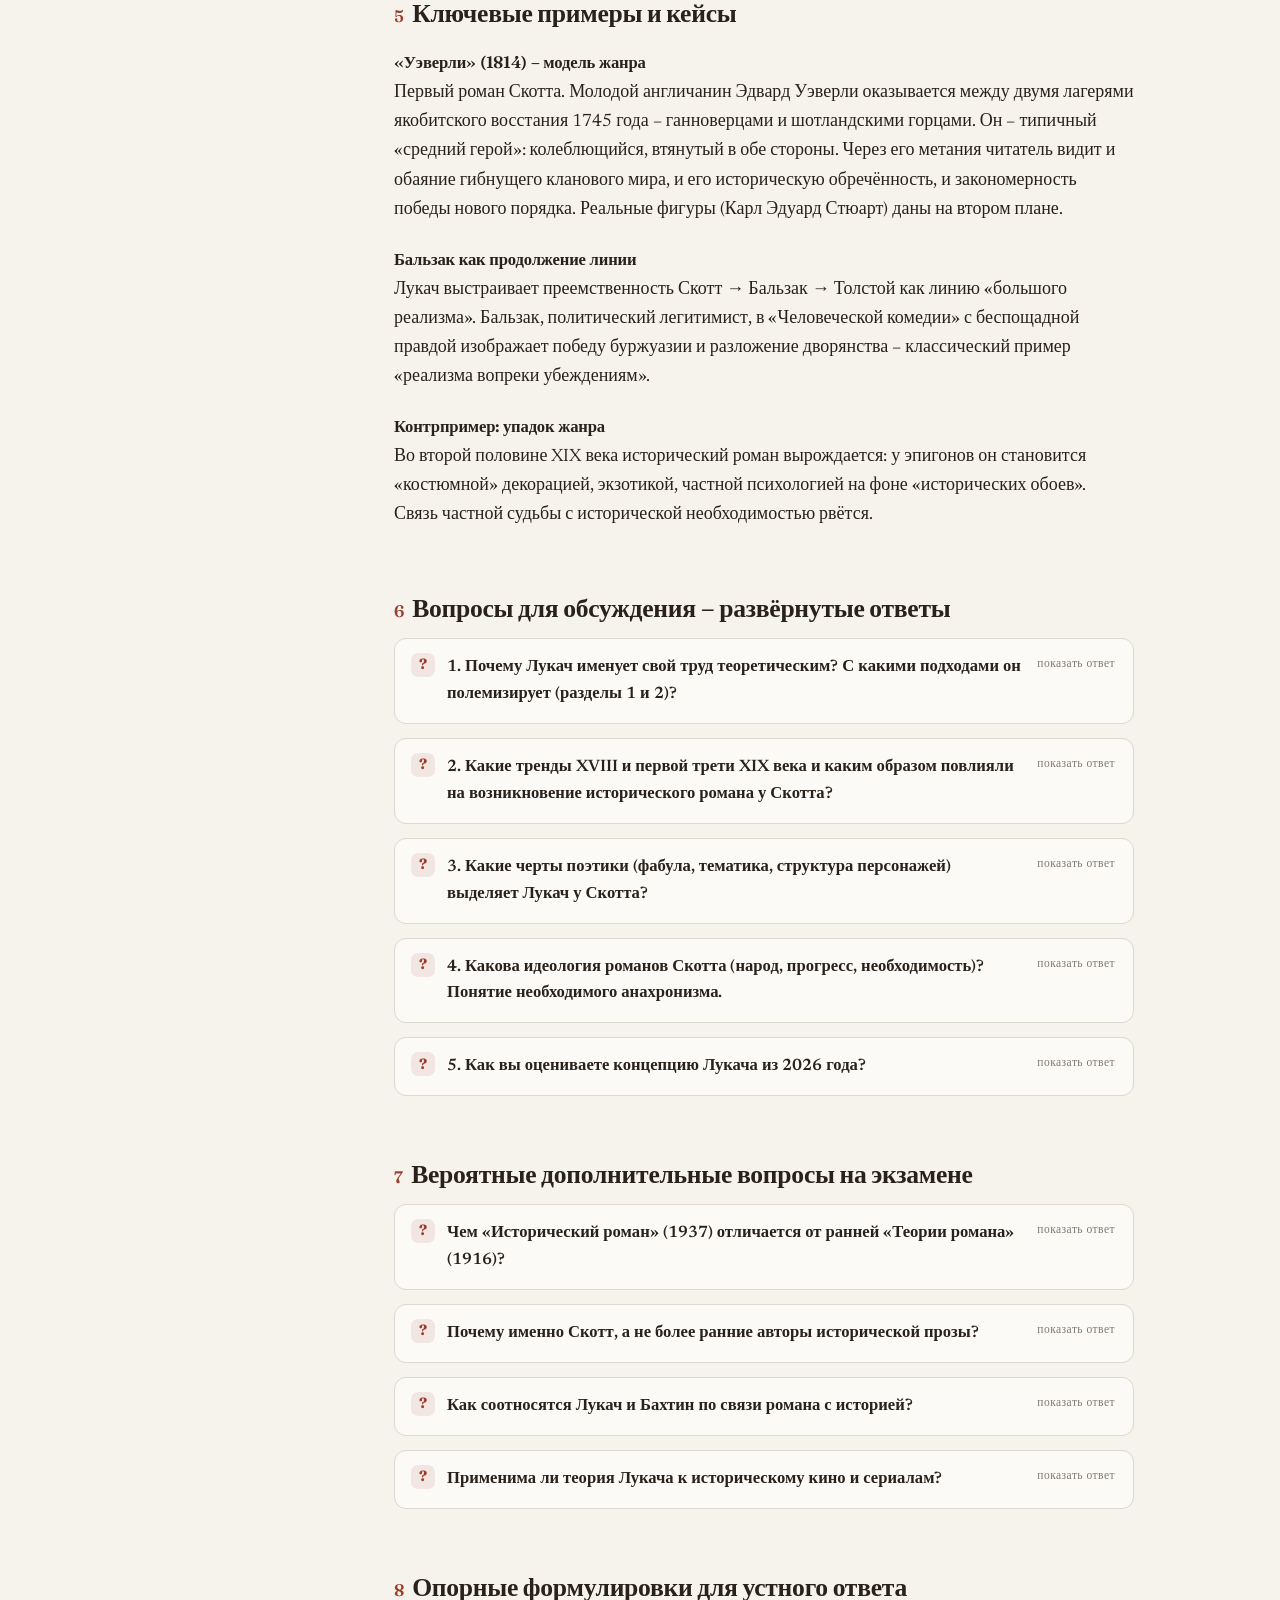
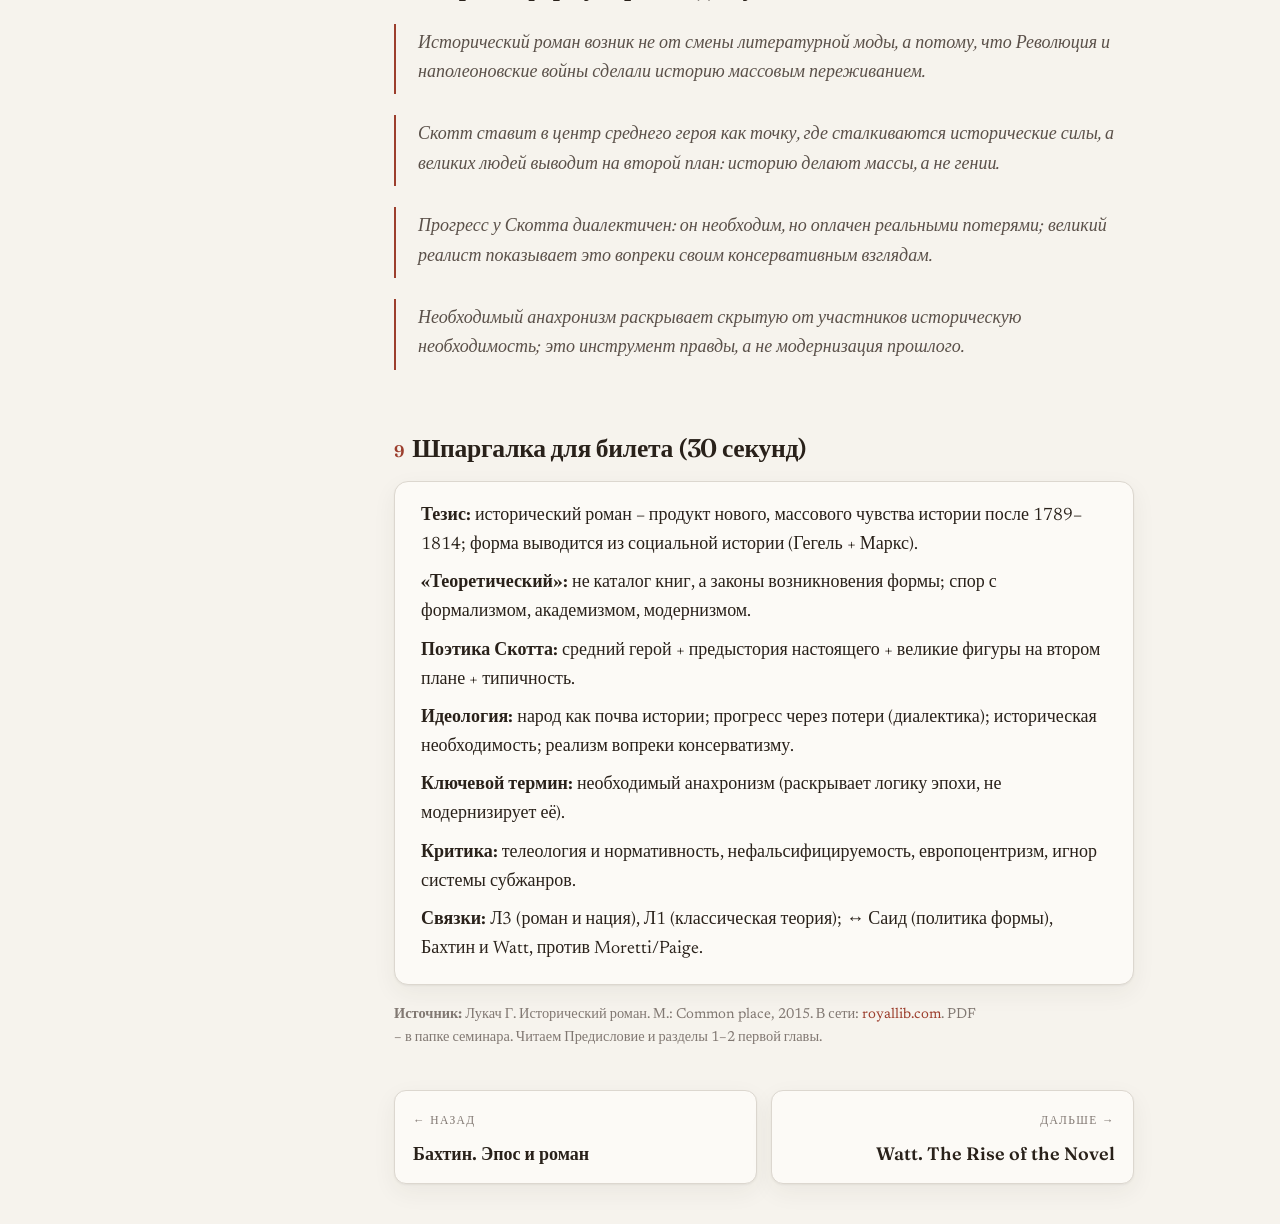
<file: lukacs.html>
<!DOCTYPE html>
<html lang="ru">
<head>
<meta charset="UTF-8">
<meta name="viewport" content="width=device-width, initial-scale=1.0">
<title>Лукач. Исторический роман · Теория романа</title>
<link rel="preconnect" href="https://fonts.googleapis.com">
<link rel="preconnect" href="https://fonts.gstatic.com" crossorigin>
<link href="https://fonts.googleapis.com/css2?family=Fraunces:opsz,wght@9..144,400;9..144,500;9..144,600;9..144,700&family=Newsreader:ital,opsz,wght@0,6..72,400;0,6..72,500;0,6..72,600;1,6..72,400;1,6..72,500&display=swap" rel="stylesheet">
<link rel="stylesheet" href="assets/style.css">
</head>
<body data-page="lukacs.html">
<div class="shell">
<main>
<div class="wrap">

<header class="phead">
  <p class="crumbs"><a href="index.html">Главная</a> &rarr; Вопрос 1 &rarr; Лукач</p>
  <p class="kicker">Статья 2 · классические теории</p>
  <h1 class="title">Г. Лукач. Исторический роман</h1>
  <p class="subtitle">1937. Читаем Предисловие и разделы 1–2 первой главы («Классическая форма исторического романа»). Образец жанра – Вальтер Скотт.</p>
  <div class="meta-row">
    <span class="tag hl">история как массовый опыт</span>
    <span class="tag">средний герой</span>
    <span class="tag">необходимый анахронизм</span>
    <span class="tag">историческая необходимость</span>
  </div>
</header>

<div class="read">

<section id="context">
<h2><span class="h2n">1</span>Контекст, автор, две книги о романе</h2>
<p>Дьёрдь (Георг) Лукач (1885–1971) – венгерский философ-марксист, один из крупнейших теоретиков литературы XX века. Критически важно не путать две его книги. Ранняя «Теория романа» (1916) – неогегельянско-романтическая работа; там роман определён формулой как «эпопея мира, покинутого Богом», как форма «трансцендентальной бездомности» современного человека. Зрелый «Исторический роман» (1937) написан уже с твёрдо марксистских позиций, в московской эмиграции, и опирается на Гегеля и Маркса.</p>
<p>Книга создавалась в середине 1930-х – в эпоху сталинизма, наступления фашизма и дискуссий о реализме (спор Лукача с Брехтом об экспрессионизме). Для Лукача «Исторический роман» – не только литературоведение, но и политическая и эстетическая ставка: защита «большого реализма» (Скотт, Бальзак, Толстой) против модернизма и декаданса, которые он считал симптомами распада буржуазной культуры. Отсюда сильная оценочность: классический реализм – вершина и норма, многое последующее – «упадок». Эту идеологическую рамку обязательно нужно проговаривать.</p>
<p>По заданию читаем Предисловие и разделы 1–2 первой главы («Классическая форма исторического романа»). Дальше книга разбирает кризис жанра во второй половине XIX века и его судьбу в XX веке – это за рамками задания.</p>
</section>

<section id="place">
<h2><span class="h2n">2</span>Место в курсе и связи</h2>
<p>Лукач – вторая «классическая теория» после Бахтина. Он отвечает на проблему связи романа с историей и нацией (лекция 3: роман и национальное воображаемое, Андерсон, Моретти) и даёт мощную социологию формы: поэтика выводится из общественной истории, а не из имманентного развития приёмов.</p>
<p>Его естественно ставить в пару с <a href="said.html">Саидом</a> (оба политизируют форму, читают её через историю и власть, но Лукач идёт от классовой истории и прогресса, Саид – от империи и пространства) и с <a href="bahtin.html">Бахтиным</a> (оба «классики», но Бахтин даёт философию жанрового сознания, а Лукач – социологию реалистической формы). Полезный контраст – <a href="paige.html">Paige</a> и <a href="moretti.html">Moretti</a>: количественные подходы показывают, что исторический роман – лишь один из десятков субжанров рынка, а не магистраль развития.</p>
</section>

<section id="structure">
<h2><span class="h2n">3</span>Подробный разбор: Предисловие и разделы 1–2</h2>
<h3>3.1. Предисловие: почему труд «теоретический»</h3>
<p>Лукача интересует не история жанра как перечень книг, а его теория: общественно-исторические законы возникновения, расцвета и упадка формы. Он сразу полемизирует с тем, как исторический роман изучали до него: либо как занимательную «костюмную» беллетристику, либо как чисто формальную проблему техники. Лукач настаивает: форма есть «снятое» социальное содержание, и понять исторический роман можно только через большую историю общества.</p>
<h3>3.2. Раздел 1: общественно-исторические условия</h3>
<p>Центральный тезис: исторический роман рождается на рубеже XVIII–XIX веков не случайно. Его делает возможным новое, массовое переживание истории, порождённое Французской революцией и наполеоновскими войнами. Лукач разворачивает подтемы: как массовые армии и потрясения втянули в историю миллионы простых людей; как возникло чувство, что каждая эпоха качественно своеобразна и что настоящее – результат закономерного развития; как немецкая классическая философия (Гегель) дала этому форму. На этой почве складывается возможность изобразить прошлое как предысторию настоящего.</p>
<h3>3.3. Раздел 2: Вальтер Скотт и классическая форма</h3>
<p>Второй раздел – разбор поэтики Скотта как «классической формы» жанра. Здесь вводятся ключевые понятия: средний («посредственный») герой как точка пересечения исторических сил; принцип, по которому великие исторические личности остаются на втором плане; необходимый анахронизм; диалектика прогресса и потерь; тезис о реализме вопреки консервативным взглядам автора. Скотт для Лукача – художник, сумевший дать адекватную форму новому историческому сознанию эпохи.</p>
</section>

<section id="terms">
<h2><span class="h2n">4</span>Ключевые понятия (расширенный глоссарий)</h2>
<div class="terms">
  <div class="t"><dt>Историзм как массовый опыт</dt><dd>Революция и наполеоновские войны превратили историю в переживание миллионов: массовые армии, события, меняющие судьбы всех слоёв. Без этого опыта жанр невозможен.</dd></div>
  <div class="t"><dt>Предыстория настоящего</dt><dd>Прошлое изображается как закономерная подготовка современности; читатель видит непрерывную связь эпох.</dd></div>
  <div class="t"><dt>Средний (посредственный) герой</dt><dd>Заурядный, колеблющийся персонаж; «нейтральная» точка, в которой сталкиваются противоборствующие исторические силы и через которую читатель видит обе стороны.</dd></div>
  <div class="t"><dt>Историческая необходимость</dt><dd>События – закономерный результат столкновения общественных сил; прогресс идёт через конфликт и потери.</dd></div>
  <div class="t"><dt>Необходимый анахронизм</dt><dd>Художник вправе делать героев прошлого яснее осознающими смысл своей эпохи, чем они были, – чтобы вскрыть скрытую историческую логику. Противоположность модернизации.</dd></div>
  <div class="t"><dt>Народность</dt><dd>Народ – не фон, а почва истории. «Большие» фигуры появляются только после того, как выстроен социальный мир эпохи.</dd></div>
  <div class="t"><dt>Типичность</dt><dd>Персонаж одновременно индивидуален и воплощает определённую общественную силу, класс, тенденцию эпохи. Реализм – искусство типического.</dd></div>
  <div class="t"><dt>Тотальность</dt><dd>Целостная картина общественных связей, которую должен схватывать реалистический роман.</dd></div>
  <div class="t"><dt>Реализм вопреки убеждениям</dt><dd>Великий реалист (Скотт-консерватор, Бальзак-легитимист) изображает историческую правду честнее, чем велят его взгляды.</dd></div>
</div>
</section>

<section id="cases">
<h2><span class="h2n">5</span>Ключевые примеры и кейсы</h2>
<h4>«Уэверли» (1814) – модель жанра</h4>
<p>Первый роман Скотта. Молодой англичанин Эдвард Уэверли оказывается между двумя лагерями якобитского восстания 1745 года – ганноверцами и шотландскими горцами. Он – типичный «средний герой»: колеблющийся, втянутый в обе стороны. Через его метания читатель видит и обаяние гибнущего кланового мира, и его историческую обречённость, и закономерность победы нового порядка. Реальные фигуры (Карл Эдуард Стюарт) даны на втором плане.</p>
<h4>Бальзак как продолжение линии</h4>
<p>Лукач выстраивает преемственность Скотт → Бальзак → Толстой как линию «большого реализма». Бальзак, политический легитимист, в «Человеческой комедии» с беспощадной правдой изображает победу буржуазии и разложение дворянства – классический пример «реализма вопреки убеждениям».</p>
<h4>Контрпример: упадок жанра</h4>
<p>Во второй половине XIX века исторический роман вырождается: у эпигонов он становится «костюмной» декорацией, экзотикой, частной психологией на фоне «исторических обоев». Связь частной судьбы с исторической необходимостью рвётся.</p>
</section>

<section id="questions">
<h2><span class="h2n">6</span>Вопросы для обсуждения – развёрнутые ответы</h2>

<details class="qa"><summary>1. Почему Лукач именует свой труд теоретическим? С какими подходами он полемизирует (разделы 1 и 2)?</summary>
<div class="ans">
<p><strong>«Теоретический»</strong> – потому что Лукача интересует не история жанра как перечень книг и влияний, а общественно-исторические законы возникновения, расцвета и упадка формы. Он выводит поэтику из социальной истории: показывает, какая общественная ситуация делает жанр возможным и почему он принимает именно такие черты (средний герой, предыстория настоящего, типичность). Теория здесь – объяснение формы через историческую необходимость, а не каталогизация.</p>
<p>Полемика против нескольких подходов: против <strong>формалистического</strong> взгляда, объясняющего жанр сменой приёмов в отрыве от истории общества; против <strong>буржуазно-академической</strong> истории литературы, видящей в жанре лишь «костюмную» беллетристику; против <strong>модернистской и реакционной</strong> трактовок истории как фона (стилизация или приватизация истории в психологию отдельного лица).</p>
<p>Опора Лукача – Гегель (история как закономерный процесс) и марксизм (форма как выражение классовых отношений). «Теоретический» = выводящий поэтику из исторической необходимости.</p>
<div class="crit"><b>Для ответа:</b> «теория» у Лукача = социология формы на гегельянско-марксистской основе. Он спорит и с теми, кто отрывает форму от истории, и с теми, кто видит в жанре развлечение или декорацию.</div>
</div></details>

<details class="qa"><summary>2. Какие тренды XVIII и первой трети XIX века и каким образом повлияли на возникновение исторического романа у Скотта?</summary>
<div class="ans">
<p><strong>Французская революция и наполеоновские войны</strong> – главный фактор. Массовые армии, всеобщая воинская повинность, потрясения по всей Европе втянули в историю миллионы простых людей. История перестала быть делом королей и стала переживаемым опытом масс. Возникло массовое чувство историчности: люди ощутили, что живут внутри меняющейся истории и что прошлые эпохи качественно отличались от настоящего. Без этого опыта исторический роман был бы непонятен читателю.</p>
<p><strong>Подъём историзма в мысли.</strong> Гегель и новая историография понимают настоящее как закономерный результат развития, а каждую эпоху – как своеобразное целое. История осмысляется как процесс, а не набор вечных примеров.</p>
<p><strong>Развитие реалистического романа XVIII века</strong> (Филдинг, Дефо, Ричардсон) дало технику изображения общества, быта, психологии. Скотт надстраивает над ней историческое измерение: переносит реалистическое изображение в прошлое и показывает его в развитии, как звено в цепи эпох.</p>
<div class="crit"><b>Формула:</b> революция + войны (массовый опыт истории) + историзм мысли (Гегель) + зрелый реализм XVIII века (техника) = исторический роман Скотта.</div>
</div></details>

<details class="qa"><summary>3. Какие черты поэтики (фабула, тематика, структура персонажей) выделяет Лукач у Скотта?</summary>
<div class="ans">
<p><strong>Структура персонажей.</strong> В центре – средний, «посредственный» герой: умеренный, колеблющийся между лагерями (как Уэверли). Он – «нейтральная» точка, в которой встречаются противоборствующие исторические силы; через него читатель видит обе стороны изнутри. Великие исторические личности появляются на втором плане и только после того, как выстроен социальный мир эпохи. Принципиальный антиромантический ход: историю делает не «великий человек», а столкновение масс и укладов.</p>
<p><strong>Фабула.</strong> Частная судьба героя вплетена в крупный исторический конфликт (восстание, гражданская война). Личное и историческое не разведены: через судьбу частного человека раскрывается логика большой истории. Сюжет ведёт героя сквозь враждующие миры.</p>
<p><strong>Тематика.</strong> Кризисные, переломные эпохи, где старый и новый уклад сталкиваются. Скотт выбирает моменты, где конфликт максимально нагляден и видна цена перехода – реальные потери, которыми оплачен прогресс.</p>
<p><strong>Принцип изображения.</strong> Эпоха показана «снизу», через быт, нравы, язык, психологию рядовых людей; истина рождается из социальной типичности персонажей – каждый воплощает общественную силу, оставаясь живым лицом.</p>
<div class="crit"><b>Триада Скотта:</b> средний герой (точка пересечения сил) + предыстория настоящего + великие фигуры на втором плане. Плюс типичность как способ изображения.</div>
</div></details>

<details class="qa"><summary>4. Какова идеология романов Скотта (народ, прогресс, необходимость)? Понятие необходимого анахронизма.</summary>
<div class="ans">
<p>Политически Скотт – консерватор, тори, симпатизирующий уходящему укладу (кланы, старая Шотландия). Но как художник он реалист – и здесь Лукач применяет диалектический ход: великий реалист изображает историческую правду вопреки собственным консервативным взглядам. Скотт оплакивает гибнущий мир горцев, но честно показывает его историческую обречённость и закономерность победы нового, буржуазного порядка. Сочувствие проигравшим не мешает ему признать необходимость прогресса – в этом его величие.</p>
<p><strong>Народ</strong> у Скотта – носитель и почва истории: движение вырастает из жизни рядовых людей, а не спускается сверху. <strong>Прогресс</strong> понимается диалектически – как болезненное, но необходимое движение, в котором есть реальные потери (гибель самобытных укладов). Это трагическое понимание прогресса, а не плоский оптимизм. <strong>Необходимость</strong>: события не случайны, они вытекают из столкновения общественных сил.</p>
<p><strong>Необходимый анахронизм</strong> – центральное понятие. Писатель вправе и обязан сделать персонажей прошлого яснее осознающими исторический смысл своей эпохи, чем они реально могли быть. Это не ошибка против истории, а её художественное раскрытие: только так читатель увидит историческую необходимость, скрытую от самих участников. Анахронизм «необходим», потому что служит исторической правде более высокого порядка. Его надо строго отличать от модернизации прошлого (когда героям навязывают наши сегодняшние чувства и мораль): модернизация фальшива, а необходимый анахронизм – инструмент истины.</p>
<div class="crit"><b>Тонкость:</b> необходимый анахронизм – противоположность анахронизму-ошибке и модернизации. Он раскрывает скрытую логику эпохи, не навязывая ей современность.</div>
</div></details>

<details class="qa"><summary>5. Как вы оцениваете концепцию Лукача из 2026 года?</summary>
<div class="ans">
<p>Ваша позиция; вот сбалансированные опорные линии.</p>
<p><strong>Сильные стороны.</strong> Лукач убедительно связывает форму с социальной историей и объясняет, почему жанр появился именно около 1814 года. Понятия «средний герой» и «необходимый анахронизм» до сих пор продуктивны и применяются в исследованиях исторической прозы, кино и сериалов. Диалектическое понимание прогресса (через потери) глубже плоского прогрессизма. Его социология формы – образец того, как читать жанр через эпоху.</p>
<p><strong>Слабые стороны.</strong></p>
<ul>
<li><strong>Телеологизм и нормативность.</strong> Скотт, Бальзак, Толстой объявлены вершиной, а модернизм – «упадком». Это оценочная иерархия марксистской эстетики 1930-х, а не нейтральный анализ.</li>
<li><strong>Несгораемость тезиса.</strong> Формула «реалист пишет правду вопреки взглядам» спасает теорию от любых контрпримеров и потому плохо фальсифицируема.</li>
<li><strong>Европоцентризм.</strong> Модель выведена из британско-французской традиции и распространяется как универсальная.</li>
<li><strong>Игнорирование системы.</strong> Количественные подходы (Моретти, Paige) показывают, что исторический роман – лишь один из десятков субжанров рынка, а не магистраль развития.</li>
</ul>
<div class="crit"><b>Вывод:</b> мощная социология формы и историзма, но с встроенной иерархией вкуса и политической телеологией, которые сегодня принимают как историческую позицию автора 1930-х, а не объективный закон.</div>
</div></details>
</section>

<section id="extra">
<h2><span class="h2n">7</span>Вероятные дополнительные вопросы на экзамене</h2>
<details class="qa"><summary>Чем «Исторический роман» (1937) отличается от ранней «Теории романа» (1916)?</summary>
<div class="ans">
<p>«Теория романа» (1916) – неогегельянско-романтическая: роман как «эпопея мира, покинутого Богом», тоска по утраченной целостности (эпос как утраченный рай). «Исторический роман» (1937) – марксистская работа: роман как форма, выражающая социальную историю и классовую борьбу; акцент на реализме, типичности, исторической необходимости. Между ними – обращение Лукача в марксизм. Не приписывайте поздней книге метафизику ранней.</p>
</div></details>
<details class="qa"><summary>Почему именно Скотт, а не более ранние авторы исторической прозы?</summary>
<div class="ans">
<p>Историческая беллетристика была и до Скотта, но прошлое там изображалось либо как декорация для вечных страстей, либо как галерея «великих людей», без чувства качественного своеобразия эпох и понимания истории как процесса. Скотт первым дал форму новому, послереволюционному историческому сознанию: показал прошлое как предысторию настоящего, через средних героев и социальную типичность. Поэтому он – «классическая форма».</p>
</div></details>
<details class="qa"><summary>Как соотносятся Лукач и Бахтин по связи романа с историей?</summary>
<div class="ans">
<p>Оба связывают роман с новым переживанием времени, но по-разному. Бахтин – через философию жанрового сознания (зона контакта, разноречие, диалогизм). Лукач – через социологию и историзм (массовый опыт истории, классовая борьба, типичность). Бахтин ценит самокритичность и многоязычие; Лукач – цельность, тотальность, ясность исторической необходимости и потому подозрителен к «разорванному» модернистскому письму. Там, где Бахтин видит силу романа в незавершённости, Лукач – в способности схватить историческую тотальность.</p>
</div></details>
<details class="qa"><summary>Применима ли теория Лукача к историческому кино и сериалам?</summary>
<div class="ans">
<p>Да, и это сильный ход на 9–10. «Средний герой» как точка входа зрителя, «предыстория настоящего», «необходимый анахронизм» прекрасно описывают многие исторические фильмы и сериалы. Одновременно видна граница: массовое историческое кино часто скатывается в то, что Лукач называл упадком, – костюмную декорацию и приватную мелодраму на «исторических обоях».</p>
</div></details>
</section>

<section id="quotes">
<h2><span class="h2n">8</span>Опорные формулировки для устного ответа</h2>
<blockquote>Исторический роман возник не от смены литературной моды, а потому, что Революция и наполеоновские войны сделали историю массовым переживанием.</blockquote>
<blockquote>Скотт ставит в центр среднего героя как точку, где сталкиваются исторические силы, а великих людей выводит на второй план: историю делают массы, а не гении.</blockquote>
<blockquote>Прогресс у Скотта диалектичен: он необходим, но оплачен реальными потерями; великий реалист показывает это вопреки своим консервативным взглядам.</blockquote>
<blockquote>Необходимый анахронизм раскрывает скрытую от участников историческую необходимость; это инструмент правды, а не модернизация прошлого.</blockquote>
</section>

<section id="cheat">
<h2><span class="h2n">9</span>Шпаргалка для билета (30 секунд)</h2>
<div class="concept">
<p><strong>Тезис:</strong> исторический роман – продукт нового, массового чувства истории после 1789–1814; форма выводится из социальной истории (Гегель + Маркс).</p>
<p><strong>«Теоретический»:</strong> не каталог книг, а законы возникновения формы; спор с формализмом, академизмом, модернизмом.</p>
<p><strong>Поэтика Скотта:</strong> средний герой + предыстория настоящего + великие фигуры на втором плане + типичность.</p>
<p><strong>Идеология:</strong> народ как почва истории; прогресс через потери (диалектика); историческая необходимость; реализм вопреки консерватизму.</p>
<p><strong>Ключевой термин:</strong> необходимый анахронизм (раскрывает логику эпохи, не модернизирует её).</p>
<p><strong>Критика:</strong> телеология и нормативность, нефальсифицируемость, европоцентризм, игнор системы субжанров.</p>
<p><strong>Связки:</strong> Л3 (роман и нация), Л1 (классическая теория); ↔ Саид (политика формы), Бахтин и Watt, против Moretti/Paige.</p>
</div>
</section>

<p class="src"><strong>Источник:</strong> Лукач Г. Исторический роман. М.: Common place, 2015. В сети: <a href="https://royallib.com/book/lukach_georg/istoricheskiy_roman.html" target="_blank" rel="noopener">royallib.com</a>. PDF – в папке семинара. Читаем Предисловие и разделы 1–2 первой главы.</p>

</div>
</div>
</main>
</div>
<script src="assets/site.js"></script>
</body>
</html>
</file>
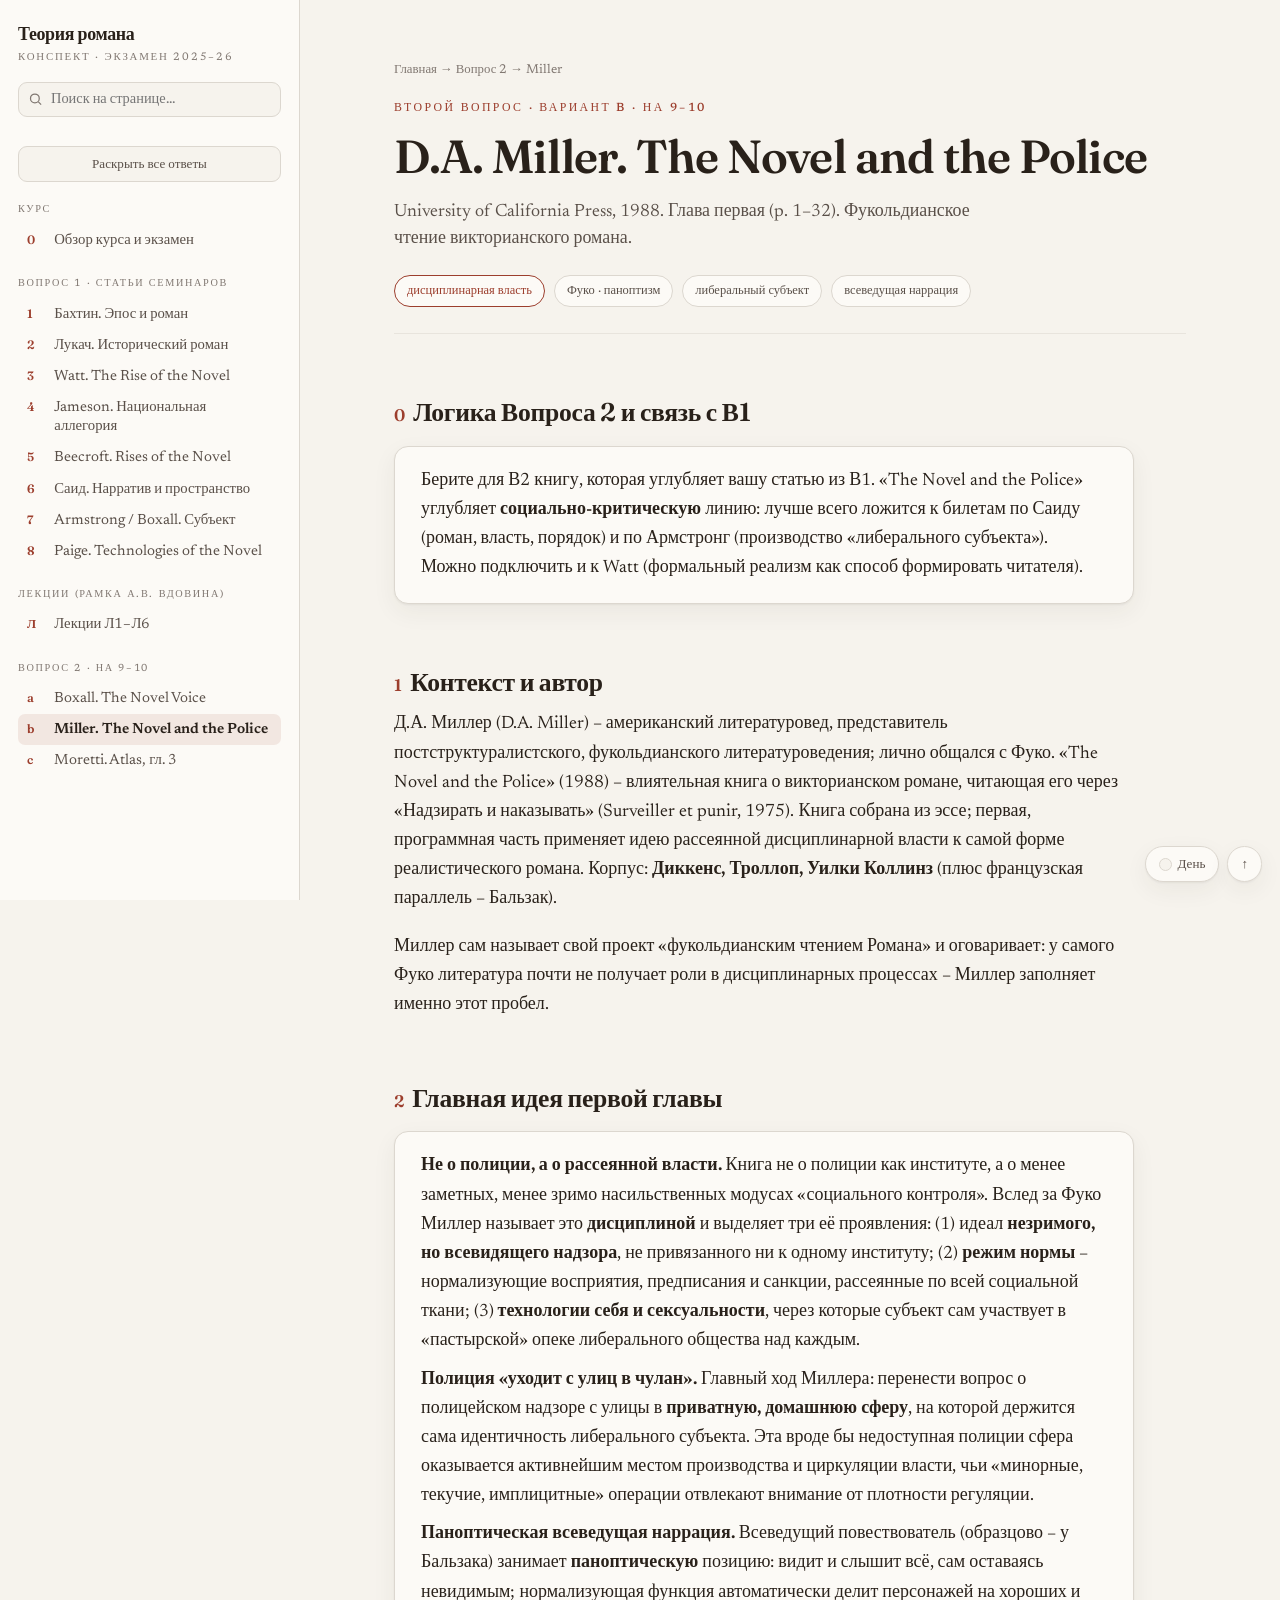
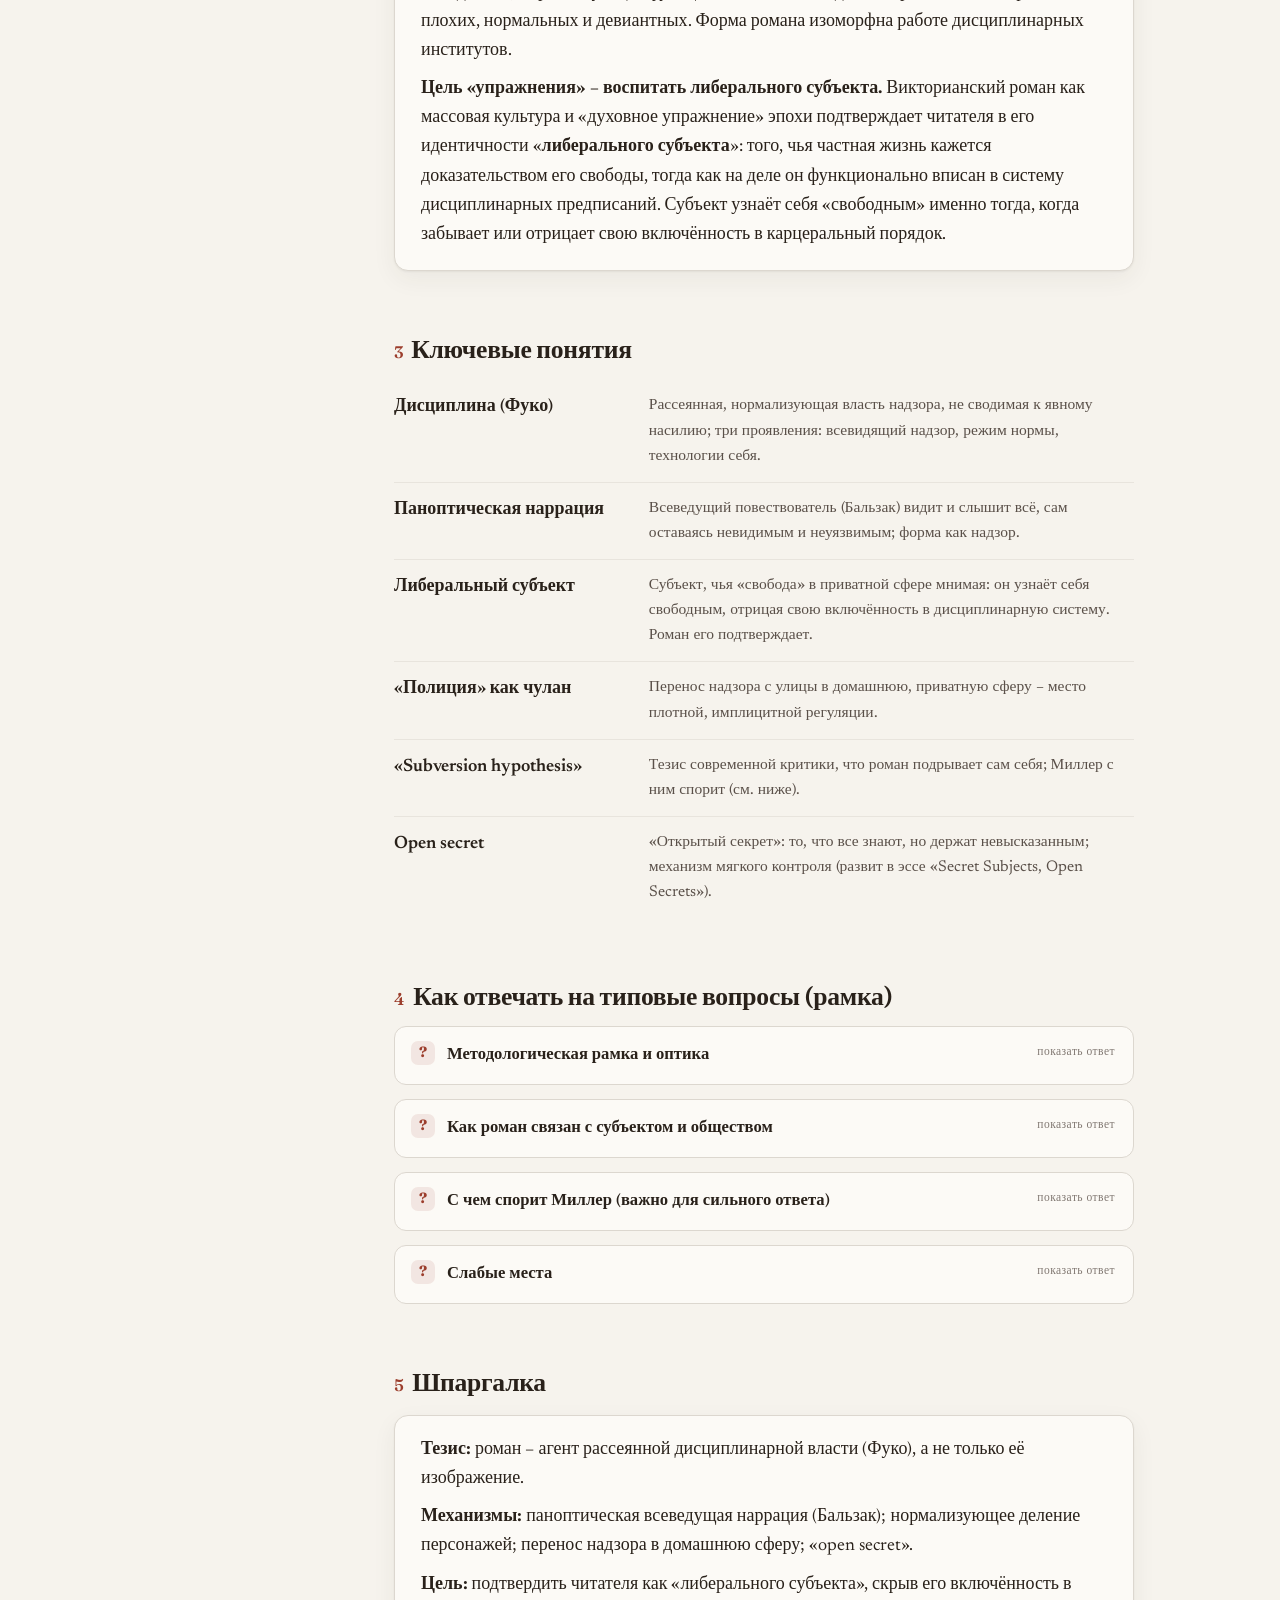
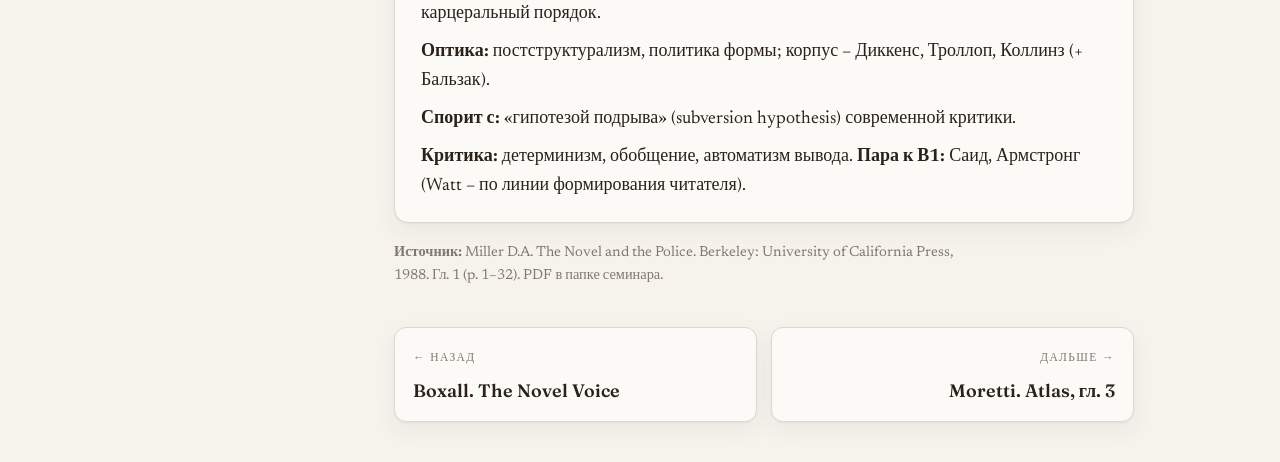
<file: miller.html>
<!DOCTYPE html>
<html lang="ru">
<head>
<meta charset="UTF-8">
<meta name="viewport" content="width=device-width, initial-scale=1.0">
<title>Miller. The Novel and the Police · Теория романа</title>
<link rel="preconnect" href="https://fonts.googleapis.com">
<link rel="preconnect" href="https://fonts.gstatic.com" crossorigin>
<link href="https://fonts.googleapis.com/css2?family=Fraunces:opsz,wght@9..144,400;9..144,500;9..144,600;9..144,700&family=Newsreader:ital,opsz,wght@0,6..72,400;0,6..72,500;0,6..72,600;1,6..72,400;1,6..72,500&display=swap" rel="stylesheet">
<link rel="stylesheet" href="assets/style.css">
</head>
<body data-page="miller.html">
<div class="shell">
<main>
<div class="wrap">

<header class="phead">
  <p class="crumbs"><a href="index.html">Главная</a> → Вопрос 2 → Miller</p>
  <p class="kicker">Второй вопрос · вариант b · на 9–10</p>
  <h1 class="title">D.A. Miller. The Novel and the Police</h1>
  <p class="subtitle">University of California Press, 1988. Глава первая (p. 1–32). Фукольдианское чтение викторианского романа.</p>
  <div class="meta-row">
    <span class="tag hl">дисциплинарная власть</span>
    <span class="tag">Фуко · паноптизм</span>
    <span class="tag">либеральный субъект</span>
    <span class="tag">всеведущая наррация</span>
  </div>
</header>

<div class="read">

<section id="logic">
<h2><span class="h2n">0</span>Логика Вопроса 2 и связь с В1</h2>
<div class="concept">
<p>Берите для В2 книгу, которая углубляет вашу статью из В1. «The Novel and the Police» углубляет <strong>социально-критическую</strong> линию: лучше всего ложится к билетам по Саиду (роман, власть, порядок) и по Армстронг (производство «либерального субъекта»). Можно подключить и к Watt (формальный реализм как способ формировать читателя).</p>
</div>
</section>

<section id="context">
<h2><span class="h2n">1</span>Контекст и автор</h2>
<p>Д.А. Миллер (D.A. Miller) – американский литературовед, представитель постструктуралистского, фукольдианского литературоведения; лично общался с Фуко. «The Novel and the Police» (1988) – влиятельная книга о викторианском романе, читающая его через «Надзирать и наказывать» (Surveiller et punir, 1975). Книга собрана из эссе; первая, программная часть применяет идею рассеянной дисциплинарной власти к самой форме реалистического романа. Корпус: <strong>Диккенс, Троллоп, Уилки Коллинз</strong> (плюс французская параллель – Бальзак).</p>
<p>Миллер сам называет свой проект «фукольдианским чтением Романа» и оговаривает: у самого Фуко литература почти не получает роли в дисциплинарных процессах – Миллер заполняет именно этот пробел.</p>
</section>

<section id="idea">
<h2><span class="h2n">2</span>Главная идея первой главы</h2>
<div class="concept">
<p><strong>Не о полиции, а о рассеянной власти.</strong> Книга не о полиции как институте, а о менее заметных, менее зримо насильственных модусах «социального контроля». Вслед за Фуко Миллер называет это <strong>дисциплиной</strong> и выделяет три её проявления: (1) идеал <strong>незримого, но всевидящего надзора</strong>, не привязанного ни к одному институту; (2) <strong>режим нормы</strong> – нормализующие восприятия, предписания и санкции, рассеянные по всей социальной ткани; (3) <strong>технологии себя и сексуальности</strong>, через которые субъект сам участвует в «пастырской» опеке либерального общества над каждым.</p>
<p><strong>Полиция «уходит с улиц в чулан».</strong> Главный ход Миллера: перенести вопрос о полицейском надзоре с улицы в <strong>приватную, домашнюю сферу</strong>, на которой держится сама идентичность либерального субъекта. Эта вроде бы недоступная полиции сфера оказывается активнейшим местом производства и циркуляции власти, чьи «минорные, текучие, имплицитные» операции отвлекают внимание от плотности регуляции.</p>
<p><strong>Паноптическая всеведущая наррация.</strong> Всеведущий повествователь (образцово – у Бальзака) занимает <strong>паноптическую</strong> позицию: видит и слышит всё, сам оставаясь невидимым; нормализующая функция автоматически делит персонажей на хороших и плохих, нормальных и девиантных. Форма романа изоморфна работе дисциплинарных институтов.</p>
<p><strong>Цель «упражнения» – воспитать либерального субъекта.</strong> Викторианский роман как массовая культура и «духовное упражнение» эпохи подтверждает читателя в его идентичности «<strong>либерального субъекта</strong>»: того, чья частная жизнь кажется доказательством его свободы, тогда как на деле он функционально вписан в систему дисциплинарных предписаний. Субъект узнаёт себя «свободным» именно тогда, когда забывает или отрицает свою включённость в карцеральный порядок.</p>
</div>
</section>

<section id="terms">
<h2><span class="h2n">3</span>Ключевые понятия</h2>
<div class="terms">
  <div class="t"><dt>Дисциплина (Фуко)</dt><dd>Рассеянная, нормализующая власть надзора, не сводимая к явному насилию; три проявления: всевидящий надзор, режим нормы, технологии себя.</dd></div>
  <div class="t"><dt>Паноптическая наррация</dt><dd>Всеведущий повествователь (Бальзак) видит и слышит всё, сам оставаясь невидимым и неуязвимым; форма как надзор.</dd></div>
  <div class="t"><dt>Либеральный субъект</dt><dd>Субъект, чья «свобода» в приватной сфере мнимая: он узнаёт себя свободным, отрицая свою включённость в дисциплинарную систему. Роман его подтверждает.</dd></div>
  <div class="t"><dt>«Полиция» как чулан</dt><dd>Перенос надзора с улицы в домашнюю, приватную сферу – место плотной, имплицитной регуляции.</dd></div>
  <div class="t"><dt>«Subversion hypothesis»</dt><dd>Тезис современной критики, что роман подрывает сам себя; Миллер с ним спорит (см. ниже).</dd></div>
  <div class="t"><dt>Open secret</dt><dd>«Открытый секрет»: то, что все знают, но держат невысказанным; механизм мягкого контроля (развит в эссе «Secret Subjects, Open Secrets»).</dd></div>
</div>
</section>

<section id="howto">
<h2><span class="h2n">4</span>Как отвечать на типовые вопросы (рамка)</h2>
<details class="qa"><summary>Методологическая рамка и оптика</summary>
<div class="ans">
<p>Постструктурализм и Фуко; <strong>политика формы</strong> («микро-политика романной конвенции»). Роман изучается как практика власти, а не как зеркало общества. Метод – близкое чтение викторианских романов (Диккенс, Троллоп, Коллинз; для французского случая – Бальзак) через призму дисциплины, надзора и нормализации.</p>
</div></details>
<details class="qa"><summary>Как роман связан с субъектом и обществом</summary>
<div class="ans">
<p>Роман производит <strong>дисциплинированного, само-надзирающего «либерального субъекта»</strong>: чтение – «духовное упражнение», интернализация контроля. Паноптическая всеведущая наррация и нормализующее деление персонажей на нормальных и девиантных изоморфны работе дисциплинарных институтов. «Смерть романа» Миллер переформулирует как <strong>взрыв «романного» (the novelistic)</strong> повсюду в культуре. Это углубляет тезис Саида о консолидирующей власти нарратива и тезис Армстронг о производстве субъекта.</p>
</div></details>
<details class="qa"><summary>С чем спорит Миллер (важно для сильного ответа)</summary>
<div class="ans">
<p>Миллер полемизирует с господствующей в литературоведении 1980-х <strong>«гипотезой подрыва» (subversion hypothesis)</strong>: будто бы роман стремится создать стабильного, центрированного субъекта, но неизбежно сам себя подрывает (деконструкция, эрозия идеологии, возвращение вытесненного желания). Миллер считает, что этот «подрыв» лишь укрепляет миф об отдельности «литературы» от «власти» и сохраняет сами модели центрирования. Он переворачивает ход: показывает не подрыв, а <strong>«позитивное» соучастие</strong> романа с дисциплинарной властью – «полиция» как алиби для участка, который теперь повсюду, даже в романе, который читают дома.</p>
</div></details>
<details class="qa"><summary>Слабые места</summary>
<div class="ans">
<p>Детерминизм: почти всё сводится к власти, мало места для сопротивления и удовольствия текста. Обобщение с нескольких викторианских (и бальзаковских) романов на жанр в целом. Риск «фукольдианской автоматичности» – заранее известный вывод (везде дисциплина) налагается на любой текст.</p>
<div class="crit"><b>Связка В1↔В2:</b> сильнейшая пара – с Саидом (власть, порядок, надзор) и с Армстронг (производство либерального субъекта). Можно противопоставить Боксоллу (тот защищает ценность голоса, Миллер демистифицирует власть формы).</div>
</div></details>
</section>

<section id="cheat">
<h2><span class="h2n">5</span>Шпаргалка</h2>
<div class="concept">
<p><strong>Тезис:</strong> роман – агент рассеянной дисциплинарной власти (Фуко), а не только её изображение.</p>
<p><strong>Механизмы:</strong> паноптическая всеведущая наррация (Бальзак); нормализующее деление персонажей; перенос надзора в домашнюю сферу; «open secret».</p>
<p><strong>Цель:</strong> подтвердить читателя как «либерального субъекта», скрыв его включённость в карцеральный порядок.</p>
<p><strong>Оптика:</strong> постструктурализм, политика формы; корпус – Диккенс, Троллоп, Коллинз (+ Бальзак).</p>
<p><strong>Спорит с:</strong> «гипотезой подрыва» (subversion hypothesis) современной критики.</p>
<p><strong>Критика:</strong> детерминизм, обобщение, автоматизм вывода. <strong>Пара к В1:</strong> Саид, Армстронг (Watt – по линии формирования читателя).</p>
</div>
</section>

<p class="src"><strong>Источник:</strong> Miller D.A. The Novel and the Police. Berkeley: University of California Press, 1988. Гл. 1 (p. 1–32). PDF в папке семинара.</p>

</div>
</div>
</main>
</div>
<script src="assets/site.js"></script>
</body>
</html>
</file>
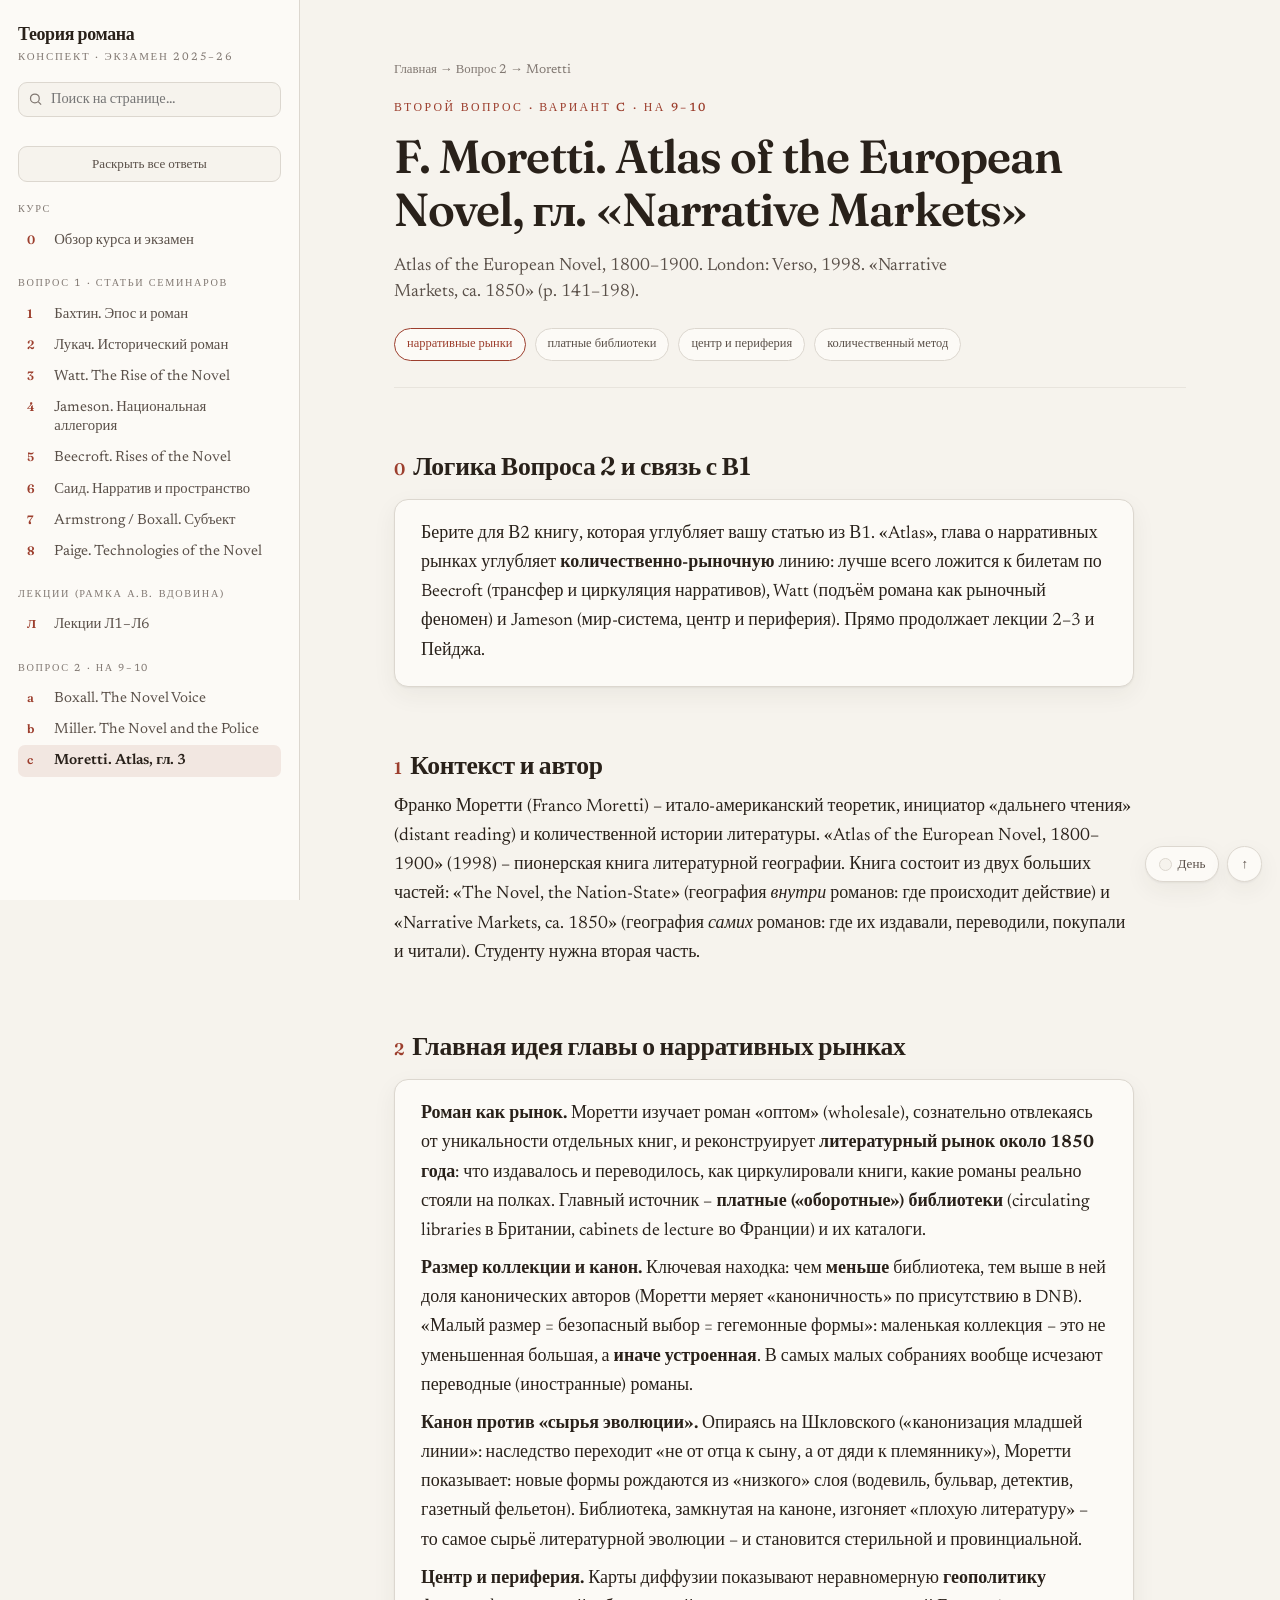
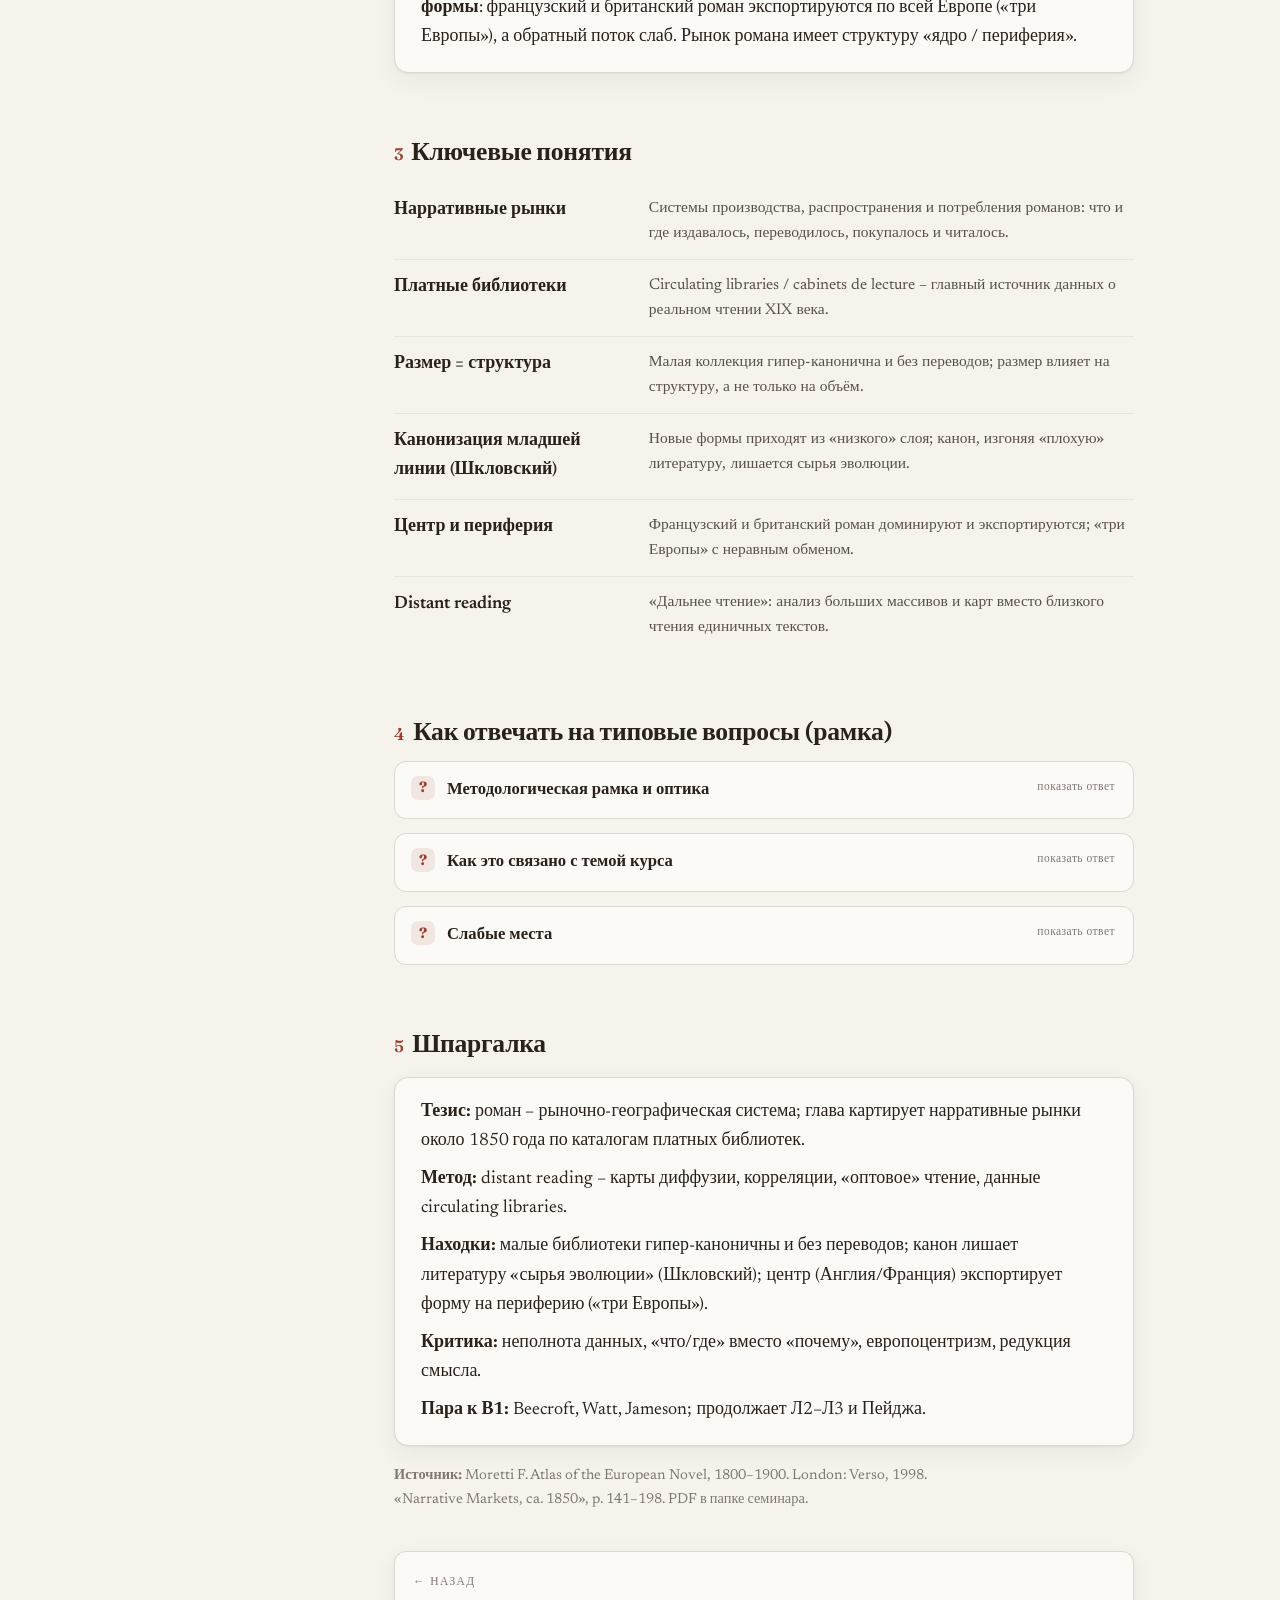
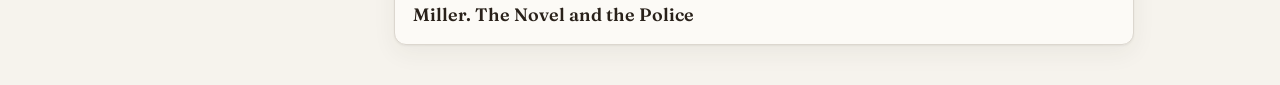
<file: moretti.html>
<!DOCTYPE html>
<html lang="ru">
<head>
<meta charset="UTF-8">
<meta name="viewport" content="width=device-width, initial-scale=1.0">
<title>Moretti. Atlas of the European Novel · Теория романа</title>
<link rel="preconnect" href="https://fonts.googleapis.com">
<link rel="preconnect" href="https://fonts.gstatic.com" crossorigin>
<link href="https://fonts.googleapis.com/css2?family=Fraunces:opsz,wght@9..144,400;9..144,500;9..144,600;9..144,700&family=Newsreader:ital,opsz,wght@0,6..72,400;0,6..72,500;0,6..72,600;1,6..72,400;1,6..72,500&display=swap" rel="stylesheet">
<link rel="stylesheet" href="assets/style.css">
</head>
<body data-page="moretti.html">
<div class="shell">
<main>
<div class="wrap">

<header class="phead">
  <p class="crumbs"><a href="index.html">Главная</a> → Вопрос 2 → Moretti</p>
  <p class="kicker">Второй вопрос · вариант c · на 9–10</p>
  <h1 class="title">F. Moretti. Atlas of the European Novel, гл. «Narrative Markets»</h1>
  <p class="subtitle">Atlas of the European Novel, 1800–1900. London: Verso, 1998. «Narrative Markets, ca. 1850» (p. 141–198).</p>
  <div class="meta-row">
    <span class="tag hl">нарративные рынки</span>
    <span class="tag">платные библиотеки</span>
    <span class="tag">центр и периферия</span>
    <span class="tag">количественный метод</span>
  </div>
</header>

<div class="read">

<section id="logic">
<h2><span class="h2n">0</span>Логика Вопроса 2 и связь с В1</h2>
<div class="concept">
<p>Берите для В2 книгу, которая углубляет вашу статью из В1. «Atlas», глава о нарративных рынках углубляет <strong>количественно-рыночную</strong> линию: лучше всего ложится к билетам по Beecroft (трансфер и циркуляция нарративов), Watt (подъём романа как рыночный феномен) и Jameson (мир-система, центр и периферия). Прямо продолжает лекции 2–3 и Пейджа.</p>
</div>
</section>

<section id="context">
<h2><span class="h2n">1</span>Контекст и автор</h2>
<p>Франко Моретти (Franco Moretti) – итало-американский теоретик, инициатор «дальнего чтения» (distant reading) и количественной истории литературы. «Atlas of the European Novel, 1800–1900» (1998) – пионерская книга литературной географии. Книга состоит из двух больших частей: «The Novel, the Nation-State» (география <em>внутри</em> романов: где происходит действие) и «Narrative Markets, ca. 1850» (география <em>самих</em> романов: где их издавали, переводили, покупали и читали). Студенту нужна вторая часть.</p>
</section>

<section id="idea">
<h2><span class="h2n">2</span>Главная идея главы о нарративных рынках</h2>
<div class="concept">
<p><strong>Роман как рынок.</strong> Моретти изучает роман «оптом» (wholesale), сознательно отвлекаясь от уникальности отдельных книг, и реконструирует <strong>литературный рынок около 1850 года</strong>: что издавалось и переводилось, как циркулировали книги, какие романы реально стояли на полках. Главный источник – <strong>платные («оборотные») библиотеки</strong> (circulating libraries в Британии, cabinets de lecture во Франции) и их каталоги.</p>
<p><strong>Размер коллекции и канон.</strong> Ключевая находка: чем <strong>меньше</strong> библиотека, тем выше в ней доля канонических авторов (Моретти меряет «каноничность» по присутствию в DNB). «Малый размер = безопасный выбор = гегемонные формы»: маленькая коллекция – это не уменьшенная большая, а <strong>иначе устроенная</strong>. В самых малых собраниях вообще исчезают переводные (иностранные) романы.</p>
<p><strong>Канон против «сырья эволюции».</strong> Опираясь на Шкловского («канонизация младшей линии»: наследство переходит «не от отца к сыну, а от дяди к племяннику»), Моретти показывает: новые формы рождаются из «низкого» слоя (водевиль, бульвар, детектив, газетный фельетон). Библиотека, замкнутая на каноне, изгоняет «плохую литературу» – то самое сырьё литературной эволюции – и становится стерильной и провинциальной.</p>
<p><strong>Центр и периферия.</strong> Карты диффузии показывают неравномерную <strong>геополитику формы</strong>: французский и британский роман экспортируются по всей Европе («три Европы»), а обратный поток слаб. Рынок романа имеет структуру «ядро / периферия».</p>
</div>
</section>

<section id="terms">
<h2><span class="h2n">3</span>Ключевые понятия</h2>
<div class="terms">
  <div class="t"><dt>Нарративные рынки</dt><dd>Системы производства, распространения и потребления романов: что и где издавалось, переводилось, покупалось и читалось.</dd></div>
  <div class="t"><dt>Платные библиотеки</dt><dd>Circulating libraries / cabinets de lecture – главный источник данных о реальном чтении XIX века.</dd></div>
  <div class="t"><dt>Размер = структура</dt><dd>Малая коллекция гипер-канонична и без переводов; размер влияет на структуру, а не только на объём.</dd></div>
  <div class="t"><dt>Канонизация младшей линии (Шкловский)</dt><dd>Новые формы приходят из «низкого» слоя; канон, изгоняя «плохую» литературу, лишается сырья эволюции.</dd></div>
  <div class="t"><dt>Центр и периферия</dt><dd>Французский и британский роман доминируют и экспортируются; «три Европы» с неравным обменом.</dd></div>
  <div class="t"><dt>Distant reading</dt><dd>«Дальнее чтение»: анализ больших массивов и карт вместо близкого чтения единичных текстов.</dd></div>
</div>
</section>

<section id="howto">
<h2><span class="h2n">4</span>Как отвечать на типовые вопросы (рамка)</h2>
<details class="qa"><summary>Методологическая рамка и оптика</summary>
<div class="ans">
<p>Социология литературы, количественный и геопространственный анализ; роман – это рынок и система, а не галерея гениев. Метод – карты диффузии, диаграммы, данные каталогов платных библиотек, корреляции (размер коллекции ↔ доля канона). Моретти прямо защищает «оптовое» изучение романов: что добавляет количество – так это «более богатый исторический контекст».</p>
</div></details>
<details class="qa"><summary>Как это связано с темой курса</summary>
<div class="ans">
<p>Объясняет <strong>доминирование</strong> романа (проблема 8 из Л1) через рынок, спрос и географию; вскрывает «<strong>великий непрочитанный</strong>» массив за пределами канона; показывает центр-периферийную структуру европейской литературы и механизмы трансфера (Л2–Л3, «misplaced ideas» Шварца). Стыкуется с Beecroft (циркуляция нарративов), Джеймисоном (мир-система) и Пейджем (популяция текстов против канона).</p>
</div></details>
<details class="qa"><summary>Слабые места</summary>
<div class="ans">
<p>Данные XIX века неполны и неоднородны (сам Моретти признаёт «отсутствие чёткого общего тренда» в части рядов). Количество объясняет «что/где», но не «почему» и не смысл текста. Европоцентричный охват (как у Watt; снимается Beecroft). Риск редукции эстетики к статистике – ровно то, против чего Боксолл.</p>
<div class="crit"><b>Связка В1↔В2:</b> Beecroft (трансфер нарративов), Watt (подъём как рынок), Jameson (центр и периферия мир-системы), Paige (популяция против канона).</div>
</div></details>
</section>

<section id="cheat">
<h2><span class="h2n">5</span>Шпаргалка</h2>
<div class="concept">
<p><strong>Тезис:</strong> роман – рыночно-географическая система; глава картирует нарративные рынки около 1850 года по каталогам платных библиотек.</p>
<p><strong>Метод:</strong> distant reading – карты диффузии, корреляции, «оптовое» чтение, данные circulating libraries.</p>
<p><strong>Находки:</strong> малые библиотеки гипер-каноничны и без переводов; канон лишает литературу «сырья эволюции» (Шкловский); центр (Англия/Франция) экспортирует форму на периферию («три Европы»).</p>
<p><strong>Критика:</strong> неполнота данных, «что/где» вместо «почему», европоцентризм, редукция смысла.</p>
<p><strong>Пара к В1:</strong> Beecroft, Watt, Jameson; продолжает Л2–Л3 и Пейджа.</p>
</div>
</section>

<p class="src"><strong>Источник:</strong> Moretti F. Atlas of the European Novel, 1800–1900. London: Verso, 1998. «Narrative Markets, ca. 1850», p. 141–198. PDF в папке семинара.</p>

</div>
</div>
</main>
</div>
<script src="assets/site.js"></script>
</body>
</html>
</file>
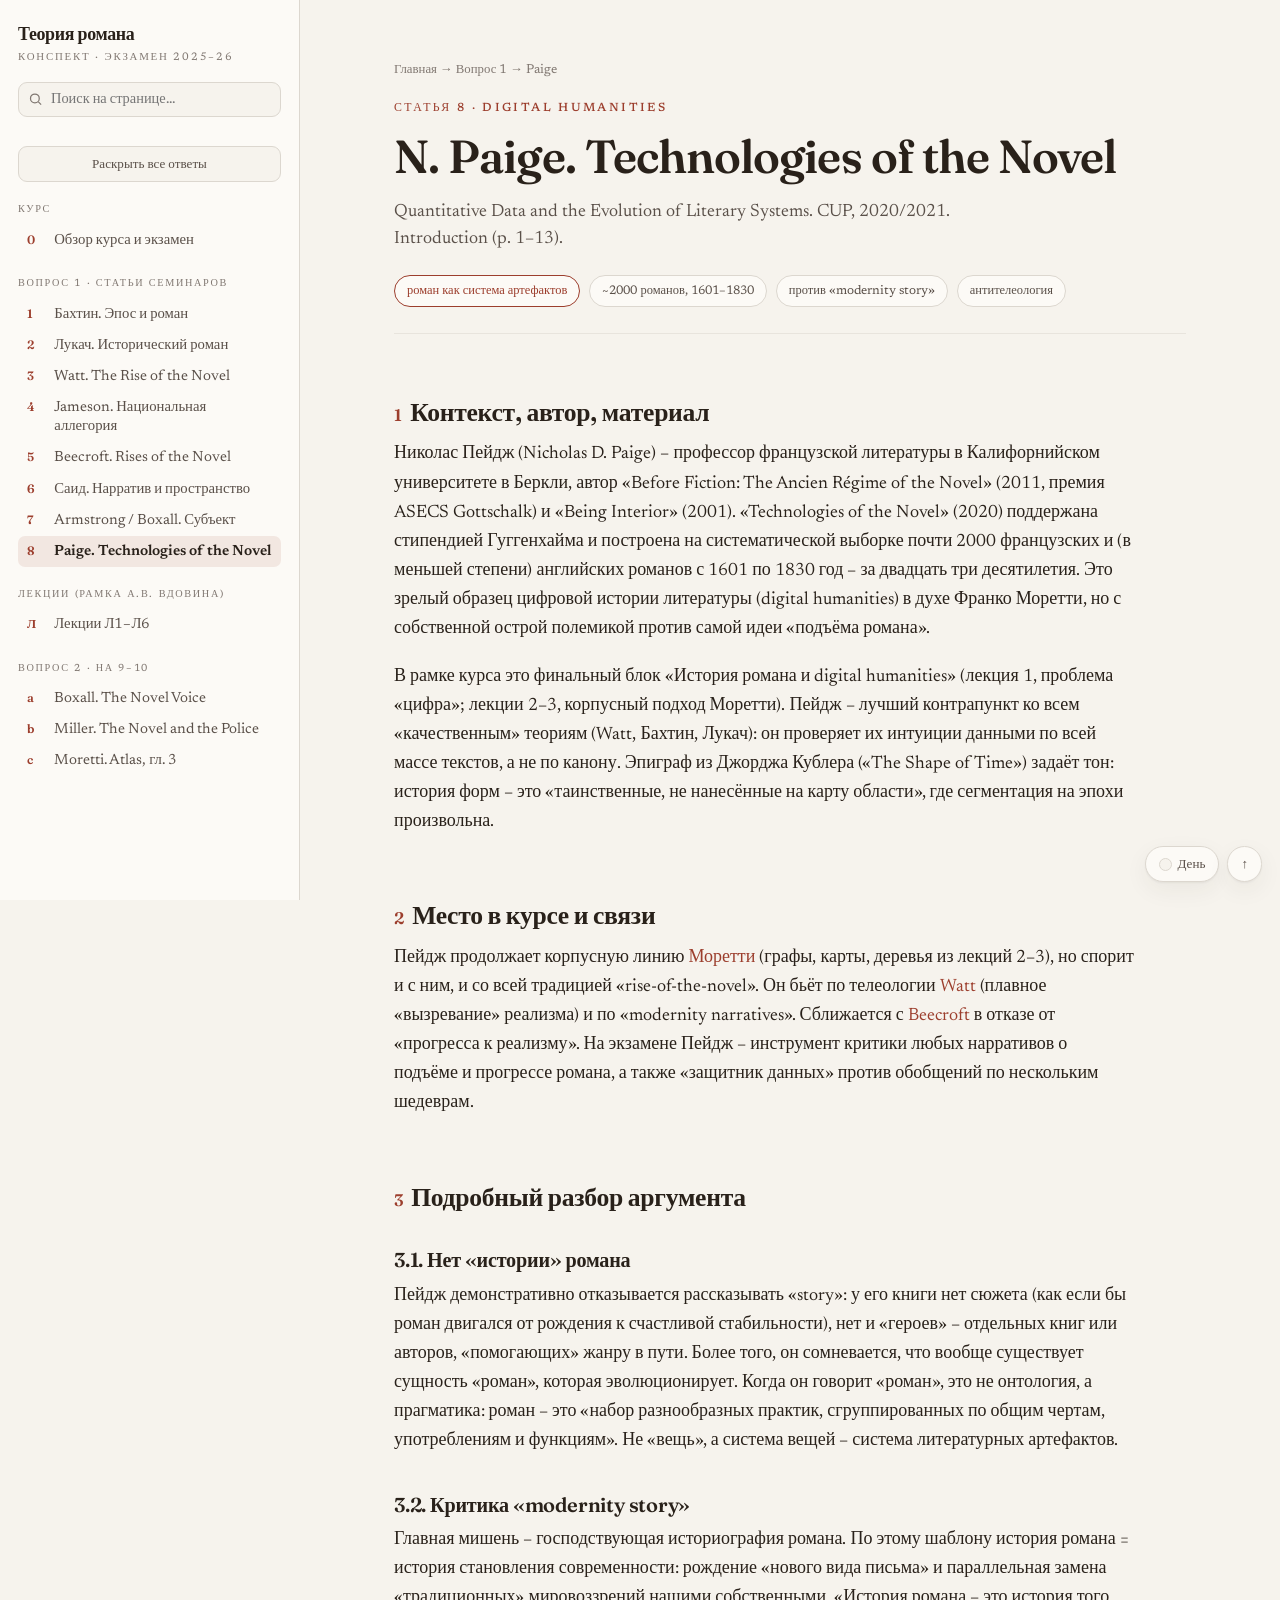
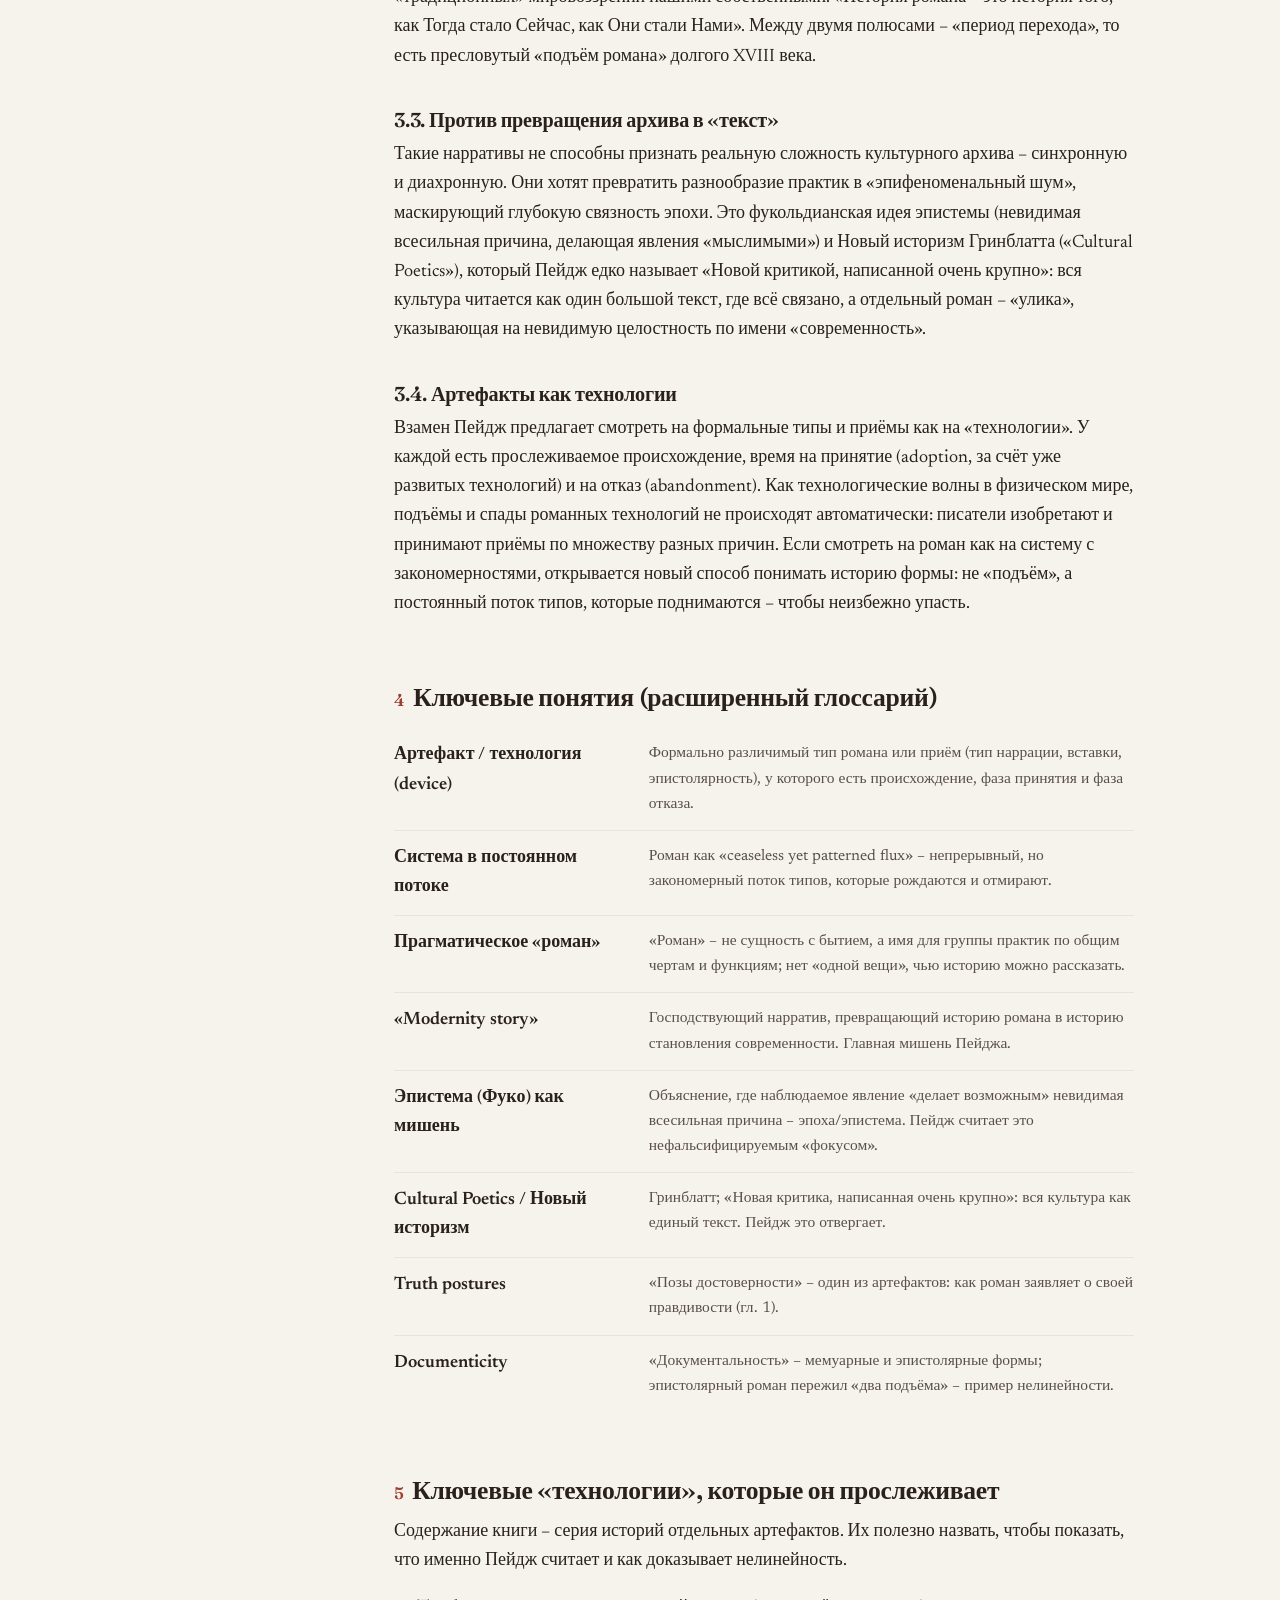
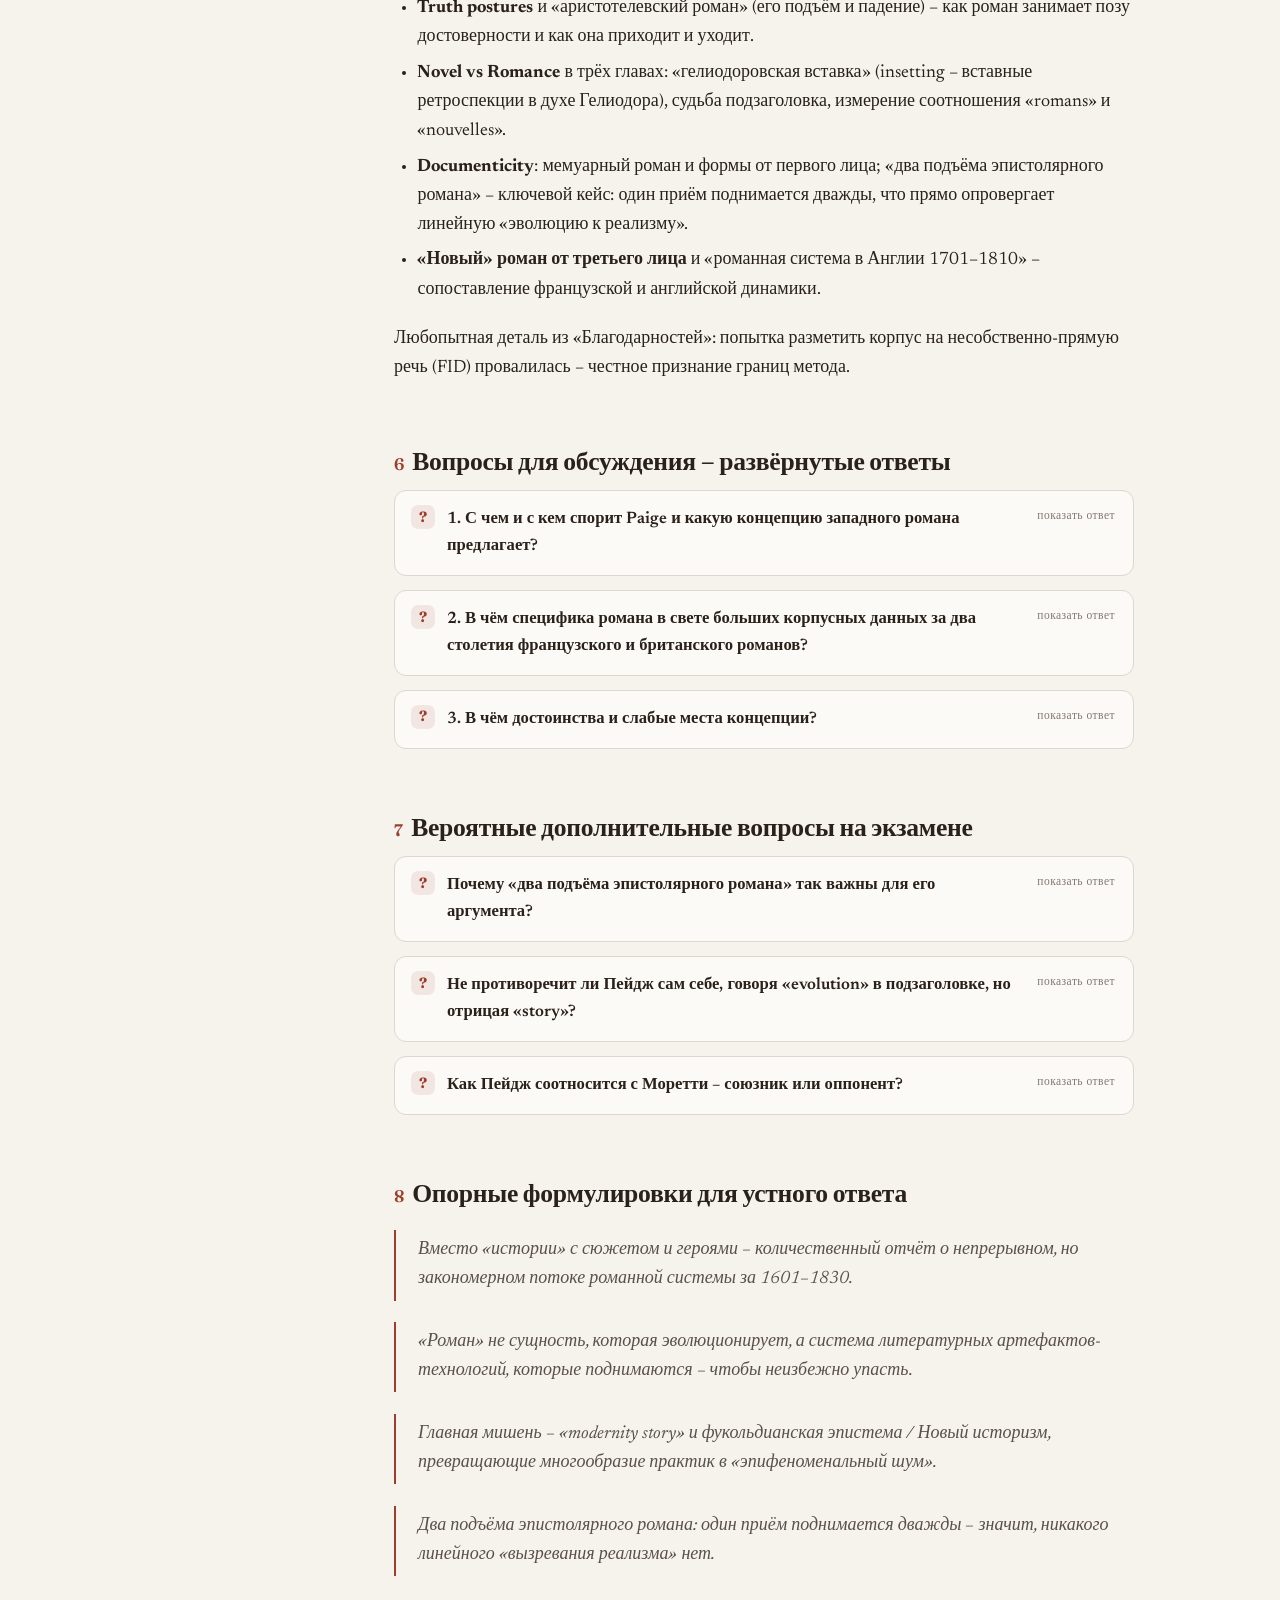
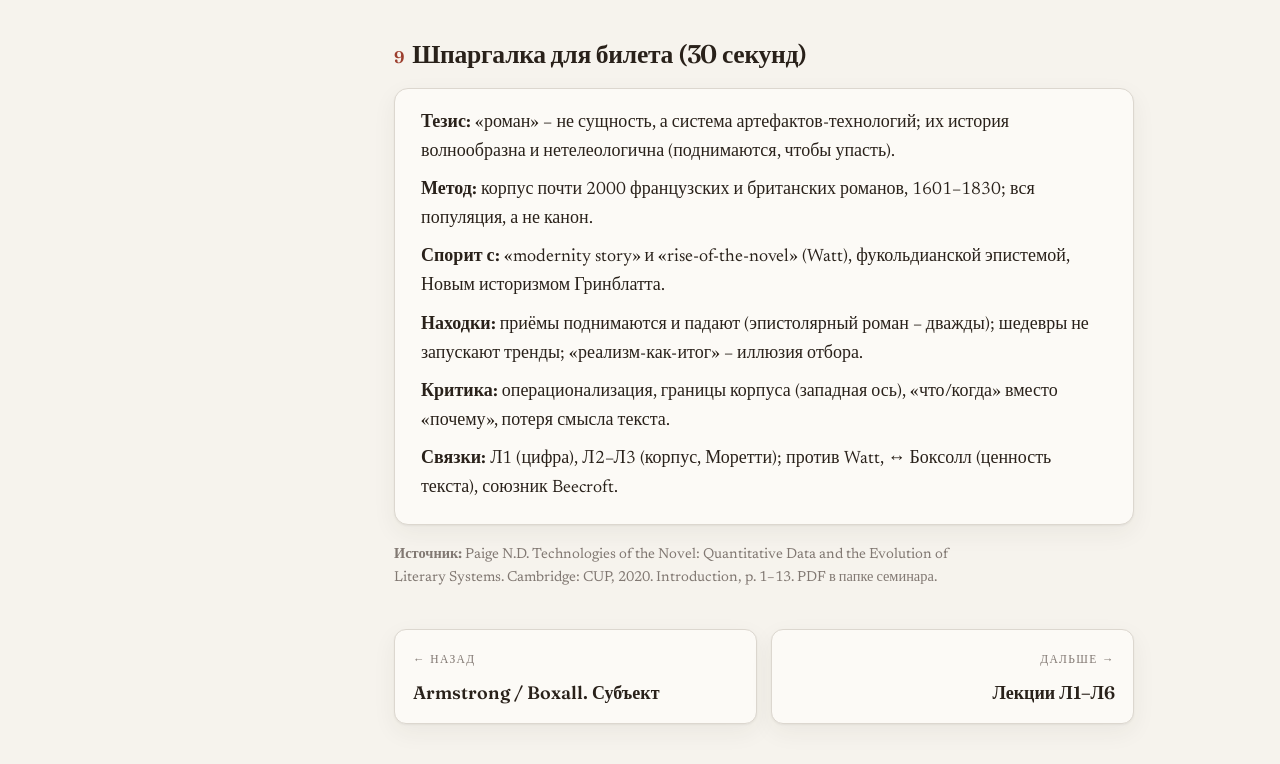
<file: paige.html>
<!DOCTYPE html>
<html lang="ru">
<head>
<meta charset="UTF-8">
<meta name="viewport" content="width=device-width, initial-scale=1.0">
<title>Paige. Technologies of the Novel · Теория романа</title>
<link rel="preconnect" href="https://fonts.googleapis.com">
<link rel="preconnect" href="https://fonts.gstatic.com" crossorigin>
<link href="https://fonts.googleapis.com/css2?family=Fraunces:opsz,wght@9..144,400;9..144,500;9..144,600;9..144,700&family=Newsreader:ital,opsz,wght@0,6..72,400;0,6..72,500;0,6..72,600;1,6..72,400;1,6..72,500&display=swap" rel="stylesheet">
<link rel="stylesheet" href="assets/style.css">
</head>
<body data-page="paige.html">
<div class="shell">
<main>
<div class="wrap">

<header class="phead">
  <p class="crumbs"><a href="index.html">Главная</a> &rarr; Вопрос 1 &rarr; Paige</p>
  <p class="kicker">Статья 8 · digital humanities</p>
  <h1 class="title">N. Paige. Technologies of the Novel</h1>
  <p class="subtitle">Quantitative Data and the Evolution of Literary Systems. CUP, 2020/2021. Introduction (p. 1–13).</p>
  <div class="meta-row">
    <span class="tag hl">роман как система артефактов</span>
    <span class="tag">~2000 романов, 1601–1830</span>
    <span class="tag">против «modernity story»</span>
    <span class="tag">антителеология</span>
  </div>
</header>

<div class="read">

<section id="context">
<h2><span class="h2n">1</span>Контекст, автор, материал</h2>
<p>Николас Пейдж (Nicholas D. Paige) – профессор французской литературы в Калифорнийском университете в Беркли, автор «Before Fiction: The Ancien Régime of the Novel» (2011, премия ASECS Gottschalk) и «Being Interior» (2001). «Technologies of the Novel» (2020) поддержана стипендией Гуггенхайма и построена на систематической выборке почти 2000 французских и (в меньшей степени) английских романов с 1601 по 1830 год – за двадцать три десятилетия. Это зрелый образец цифровой истории литературы (digital humanities) в духе Франко Моретти, но с собственной острой полемикой против самой идеи «подъёма романа».</p>
<p>В рамке курса это финальный блок «История романа и digital humanities» (лекция 1, проблема «цифра»; лекции 2–3, корпусный подход Моретти). Пейдж – лучший контрапункт ко всем «качественным» теориям (Watt, Бахтин, Лукач): он проверяет их интуиции данными по всей массе текстов, а не по канону. Эпиграф из Джорджа Кублера («The Shape of Time») задаёт тон: история форм – это «таинственные, не нанесённые на карту области», где сегментация на эпохи произвольна.</p>
</section>

<section id="place">
<h2><span class="h2n">2</span>Место в курсе и связи</h2>
<p>Пейдж продолжает корпусную линию <a href="moretti.html">Моретти</a> (графы, карты, деревья из лекций 2–3), но спорит и с ним, и со всей традицией «rise-of-the-novel». Он бьёт по телеологии <a href="watt.html">Watt</a> (плавное «вызревание» реализма) и по «modernity narratives». Сближается с <a href="beecroft.html">Beecroft</a> в отказе от «прогресса к реализму». На экзамене Пейдж – инструмент критики любых нарративов о подъёме и прогрессе романа, а также «защитник данных» против обобщений по нескольким шедеврам.</p>
</section>

<section id="structure">
<h2><span class="h2n">3</span>Подробный разбор аргумента</h2>
<h3>3.1. Нет «истории» романа</h3>
<p>Пейдж демонстративно отказывается рассказывать «story»: у его книги нет сюжета (как если бы роман двигался от рождения к счастливой стабильности), нет и «героев» – отдельных книг или авторов, «помогающих» жанру в пути. Более того, он сомневается, что вообще существует сущность «роман», которая эволюционирует. Когда он говорит «роман», это не онтология, а прагматика: роман – это «набор разнообразных практик, сгруппированных по общим чертам, употреблениям и функциям». Не «вещь», а система вещей – система литературных артефактов.</p>
<h3>3.2. Критика «modernity story»</h3>
<p>Главная мишень – господствующая историография романа. По этому шаблону история романа = история становления современности: рождение «нового вида письма» и параллельная замена «традиционных» мировоззрений нашими собственными. «История романа – это история того, как Тогда стало Сейчас, как Они стали Нами». Между двумя полюсами – «период перехода», то есть пресловутый «подъём романа» долгого XVIII века.</p>
<h3>3.3. Против превращения архива в «текст»</h3>
<p>Такие нарративы не способны признать реальную сложность культурного архива – синхронную и диахронную. Они хотят превратить разнообразие практик в «эпифеноменальный шум», маскирующий глубокую связность эпохи. Это фукольдианская идея эпистемы (невидимая всесильная причина, делающая явления «мыслимыми») и Новый историзм Гринблатта («Cultural Poetics»), который Пейдж едко называет «Новой критикой, написанной очень крупно»: вся культура читается как один большой текст, где всё связано, а отдельный роман – «улика», указывающая на невидимую целостность по имени «современность».</p>
<h3>3.4. Артефакты как технологии</h3>
<p>Взамен Пейдж предлагает смотреть на формальные типы и приёмы как на «технологии». У каждой есть прослеживаемое происхождение, время на принятие (adoption, за счёт уже развитых технологий) и на отказ (abandonment). Как технологические волны в физическом мире, подъёмы и спады романных технологий не происходят автоматически: писатели изобретают и принимают приёмы по множеству разных причин. Если смотреть на роман как на систему с закономерностями, открывается новый способ понимать историю формы: не «подъём», а постоянный поток типов, которые поднимаются – чтобы неизбежно упасть.</p>
</section>

<section id="terms">
<h2><span class="h2n">4</span>Ключевые понятия (расширенный глоссарий)</h2>
<div class="terms">
  <div class="t"><dt>Артефакт / технология (device)</dt><dd>Формально различимый тип романа или приём (тип наррации, вставки, эпистолярность), у которого есть происхождение, фаза принятия и фаза отказа.</dd></div>
  <div class="t"><dt>Система в постоянном потоке</dt><dd>Роман как «ceaseless yet patterned flux» – непрерывный, но закономерный поток типов, которые рождаются и отмирают.</dd></div>
  <div class="t"><dt>Прагматическое «роман»</dt><dd>«Роман» – не сущность с бытием, а имя для группы практик по общим чертам и функциям; нет «одной вещи», чью историю можно рассказать.</dd></div>
  <div class="t"><dt>«Modernity story»</dt><dd>Господствующий нарратив, превращающий историю романа в историю становления современности. Главная мишень Пейджа.</dd></div>
  <div class="t"><dt>Эпистема (Фуко) как мишень</dt><dd>Объяснение, где наблюдаемое явление «делает возможным» невидимая всесильная причина – эпоха/эпистема. Пейдж считает это нефальсифицируемым «фокусом».</dd></div>
  <div class="t"><dt>Cultural Poetics / Новый историзм</dt><dd>Гринблатт; «Новая критика, написанная очень крупно»: вся культура как единый текст. Пейдж это отвергает.</dd></div>
  <div class="t"><dt>Truth postures</dt><dd>«Позы достоверности» – один из артефактов: как роман заявляет о своей правдивости (гл. 1).</dd></div>
  <div class="t"><dt>Documenticity</dt><dd>«Документальность» – мемуарные и эпистолярные формы; эпистолярный роман пережил «два подъёма» – пример нелинейности.</dd></div>
</div>
</section>

<section id="cases">
<h2><span class="h2n">5</span>Ключевые «технологии», которые он прослеживает</h2>
<p>Содержание книги – серия историй отдельных артефактов. Их полезно назвать, чтобы показать, что именно Пейдж считает и как доказывает нелинейность.</p>
<ul>
<li><strong>Truth postures</strong> и «аристотелевский роман» (его подъём и падение) – как роман занимает позу достоверности и как она приходит и уходит.</li>
<li><strong>Novel vs Romance</strong> в трёх главах: «гелиодоровская вставка» (insetting – вставные ретроспекции в духе Гелиодора), судьба подзаголовка, измерение соотношения «romans» и «nouvelles».</li>
<li><strong>Documenticity</strong>: мемуарный роман и формы от первого лица; «два подъёма эпистолярного романа» – ключевой кейс: один приём поднимается дважды, что прямо опровергает линейную «эволюцию к реализму».</li>
<li><strong>«Новый» роман от третьего лица</strong> и «романная система в Англии 1701–1810» – сопоставление французской и английской динамики.</li>
</ul>
<p>Любопытная деталь из «Благодарностей»: попытка разметить корпус на несобственно-прямую речь (FID) провалилась – честное признание границ метода.</p>
</section>

<section id="questions">
<h2><span class="h2n">6</span>Вопросы для обсуждения – развёрнутые ответы</h2>

<details class="qa"><summary>1. С чем и с кем спорит Paige и какую концепцию западного романа предлагает?</summary>
<div class="ans">
<p>Пейдж спорит с «modernity narratives» – с тем, что истории английского и французского романа почти неизбежно оказываются рассказами о рождении современности. По этому шаблону история романа = «как Тогда стало Сейчас, как Они стали Нами»: рождение «нового вида письма» и замена традиционных мировоззрений нашими, с «периодом перехода» в виде пресловутого «подъёма» долгого XVIII века. Сюда он относит и классическую линию Уотта.</p>
<p>Глубже он критикует методологическую установку «rise-of-the-novel studies»: стремление превратить реальное многообразие практик в «эпифеноменальный шум», за которым якобы скрывается глубокая связность эпохи. Это фукольдианская эпистема (невидимая всесильная причина) и Новый историзм Гринблатта, который Пейдж называет «Новой критикой, написанной очень крупно»: вся культура читается как один большой текст, а отдельный роман – «улика», указывающая на невидимую целостность по имени «современность».</p>
<p>Взамен Пейдж предлагает смотреть на форму как на набор технологий / артефактов, прослеживаемых статистически по большим корпусам. История романа тогда – история того, как конкретные приёмы возникают, распространяются волнами и выходят из употребления, без единого вектора «к реализму». Изменение прерывисто, обратимо, мотивировано разными причинами, а не кумулятивно.</p>
<div class="crit"><b>Лозунг:</b> не «эволюция к реализму/современности», а популяционная история артефактов-технологий без заранее заданной цели; роман – система, а не сущность.</div>
</div></details>

<details class="qa"><summary>2. В чём специфика романа в свете больших корпусных данных за два столетия французского и британского романов?</summary>
<div class="ans">
<p>Корпусный взгляд (почти 2000 романов, 1601–1830) меняет сам объект: вместо десятка канонических шедевров – вся популяция опубликованных романов. На этом масштабе видно:</p>
<ul>
<li>Формальные типы не выстраиваются в линейный прогресс: артефакты поднимаются и неизбежно падают; одни и те же приёмы могут переживать несколько подъёмов (Пейдж прямо говорит о «двух подъёмах эпистолярного романа»). Это решающий контрпример к идее «вызревания реализма».</li>
<li>Знаменитые «новаторские» книги часто не запускают массового тренда: новация в шедевре и распространение приёма в популяции – разные процессы.</li>
<li>Смена форм идёт скачками и волнами (как технологические волны), причём подъёмы и спады не автоматичны.</li>
<li>«Реализм» или «современность» как итог истории романа – ретроспективная иллюзия, наведённая отбором канона и стремлением увидеть в архиве единую целостность.</li>
</ul>
<p>Специфика романа, таким образом, не в одном «сущностном» свойстве (реализм, незавершённость), а в самой динамике обращения формальных приёмов в большой популяции: как они конкурируют, вытесняют друг друга, возвращаются.</p>
<div class="crit"><b>Связка с курсом:</b> прямое продолжение количественной линии Моретти (Л2–Л3), но с полемикой против эволюционизма; «два подъёма эпистолярного романа» – готовый яркий пример.</div>
</div></details>

<details class="qa"><summary>3. В чём достоинства и слабые места концепции?</summary>
<div class="ans">
<p><strong>Достоинства.</strong></p>
<ul>
<li><strong>Эмпирическая проверяемость.</strong> Тезисы можно подтвердить или опровергнуть на данных, а не только на интуиции. Это дисциплинирует разговор о «подъёме романа».</li>
<li><strong>Уход от телеологии и канонического перекоса.</strong> Роман виден как массовая система, а не галерея шедевров; рушится «миф плавного реализма».</li>
<li><strong>Стыковка с теорией рынка и субжанров</strong> (Моретти, Л3): форма как волна и ниша, а не восхождение.</li>
<li><strong>Честность о границах метода</strong> (провалившаяся разметка FID) внушает доверие.</li>
</ul>
<p><strong>Слабые места.</strong></p>
<ul>
<li><strong>Проблема операционализации.</strong> Сложные смысловые признаки трудно свести к подсчитываемым переменным; считаем лишь то, что поддаётся счёту, и рискуем измерять не то, что важно.</li>
<li><strong>Границы корпуса.</strong> Результаты зависят от того, что включено; французский и британский материал – снова западная ось (проблема, которую снимал Beecroft).</li>
<li><strong>«Что/когда» против «почему».</strong> Количество фиксирует, какие артефакты и когда распространялись, но причины остаются за рамками подсчёта; объяснение требует «качественной» интерпретации.</li>
<li><strong>Потеря смысла и ценности.</strong> За статистикой легко потерять эстетическое измерение отдельного текста – то, что защищает Боксолл.</li>
</ul>
<div class="crit"><b>Баланс:</b> Пейдж убедительно рушит «миф плавного реализма», но количественный метод сильнее в опровержении старых нарративов, чем в построении нового объяснения. Противопоставьте его Боксоллу (ценность текста) и Watt (телеология), а в союзники возьмите Beecroft и Моретти.</div>
</div></details>
</section>

<section id="extra">
<h2><span class="h2n">7</span>Вероятные дополнительные вопросы на экзамене</h2>
<details class="qa"><summary>Почему «два подъёма эпистолярного романа» так важны для его аргумента?</summary>
<div class="ans">
<p>Это чистый контрпример к телеологии. Если бы форма «вызревала» к реализму линейно, приёмы накапливались бы и не возвращались. А эпистолярный роман, по данным Пейджа, поднимается и спадает дважды – значит, форма ведёт себя как мода/технология (приходит, уходит, возвращается), а не как ступень прогресса. Один наглядный факт рушит целый нарратив.</p>
</div></details>
<details class="qa"><summary>Не противоречит ли Пейдж сам себе, говоря «evolution» в подзаголовке, но отрицая «story»?</summary>
<div class="ans">
<p>Он различает «эволюцию» в дарвиновско-популяционном смысле (изменение распределения признаков без цели) и «эволюцию» как телеологический рост к зрелости. Он за первое и против второго. «Evolution of literary systems» = популяционная динамика, а не «созревание».</p>
</div></details>
<details class="qa"><summary>Как Пейдж соотносится с Моретти – союзник или оппонент?</summary>
<div class="ans">
<p>И то, и другое. Союзник по методу (количественный анализ, вся популяция против канона) и по критике «подъёма». Оппонент в той мере, в какой Моретти пользуется органико-эволюционными метафорами («деревья», отбор), которые могут подразумевать плавную преемственность; Пейдж настаивает на прерывистости, волнах, отказах от приёмов. На 9–10 это хорошая нюансировка: общий лагерь, но разные акценты.</p>
</div></details>
</section>

<section id="quotes">
<h2><span class="h2n">8</span>Опорные формулировки для устного ответа</h2>
<blockquote>Вместо «истории» с сюжетом и героями – количественный отчёт о непрерывном, но закономерном потоке романной системы за 1601–1830.</blockquote>
<blockquote>«Роман» не сущность, которая эволюционирует, а система литературных артефактов-технологий, которые поднимаются – чтобы неизбежно упасть.</blockquote>
<blockquote>Главная мишень – «modernity story» и фукольдианская эпистема / Новый историзм, превращающие многообразие практик в «эпифеноменальный шум».</blockquote>
<blockquote>Два подъёма эпистолярного романа: один приём поднимается дважды – значит, никакого линейного «вызревания реализма» нет.</blockquote>
</section>

<section id="cheat">
<h2><span class="h2n">9</span>Шпаргалка для билета (30 секунд)</h2>
<div class="concept">
<p><strong>Тезис:</strong> «роман» – не сущность, а система артефактов-технологий; их история волнообразна и нетелеологична (поднимаются, чтобы упасть).</p>
<p><strong>Метод:</strong> корпус почти 2000 французских и британских романов, 1601–1830; вся популяция, а не канон.</p>
<p><strong>Спорит с:</strong> «modernity story» и «rise-of-the-novel» (Watt), фукольдианской эпистемой, Новым историзмом Гринблатта.</p>
<p><strong>Находки:</strong> приёмы поднимаются и падают (эпистолярный роман – дважды); шедевры не запускают тренды; «реализм-как-итог» – иллюзия отбора.</p>
<p><strong>Критика:</strong> операционализация, границы корпуса (западная ось), «что/когда» вместо «почему», потеря смысла текста.</p>
<p><strong>Связки:</strong> Л1 (цифра), Л2–Л3 (корпус, Моретти); против Watt, ↔ Боксолл (ценность текста), союзник Beecroft.</p>
</div>
</section>

<p class="src"><strong>Источник:</strong> Paige N.D. Technologies of the Novel: Quantitative Data and the Evolution of Literary Systems. Cambridge: CUP, 2020. Introduction, p. 1–13. PDF в папке семинара.</p>

</div>
</div>
</main>
</div>
<script src="assets/site.js"></script>
</body>
</html>
</file>
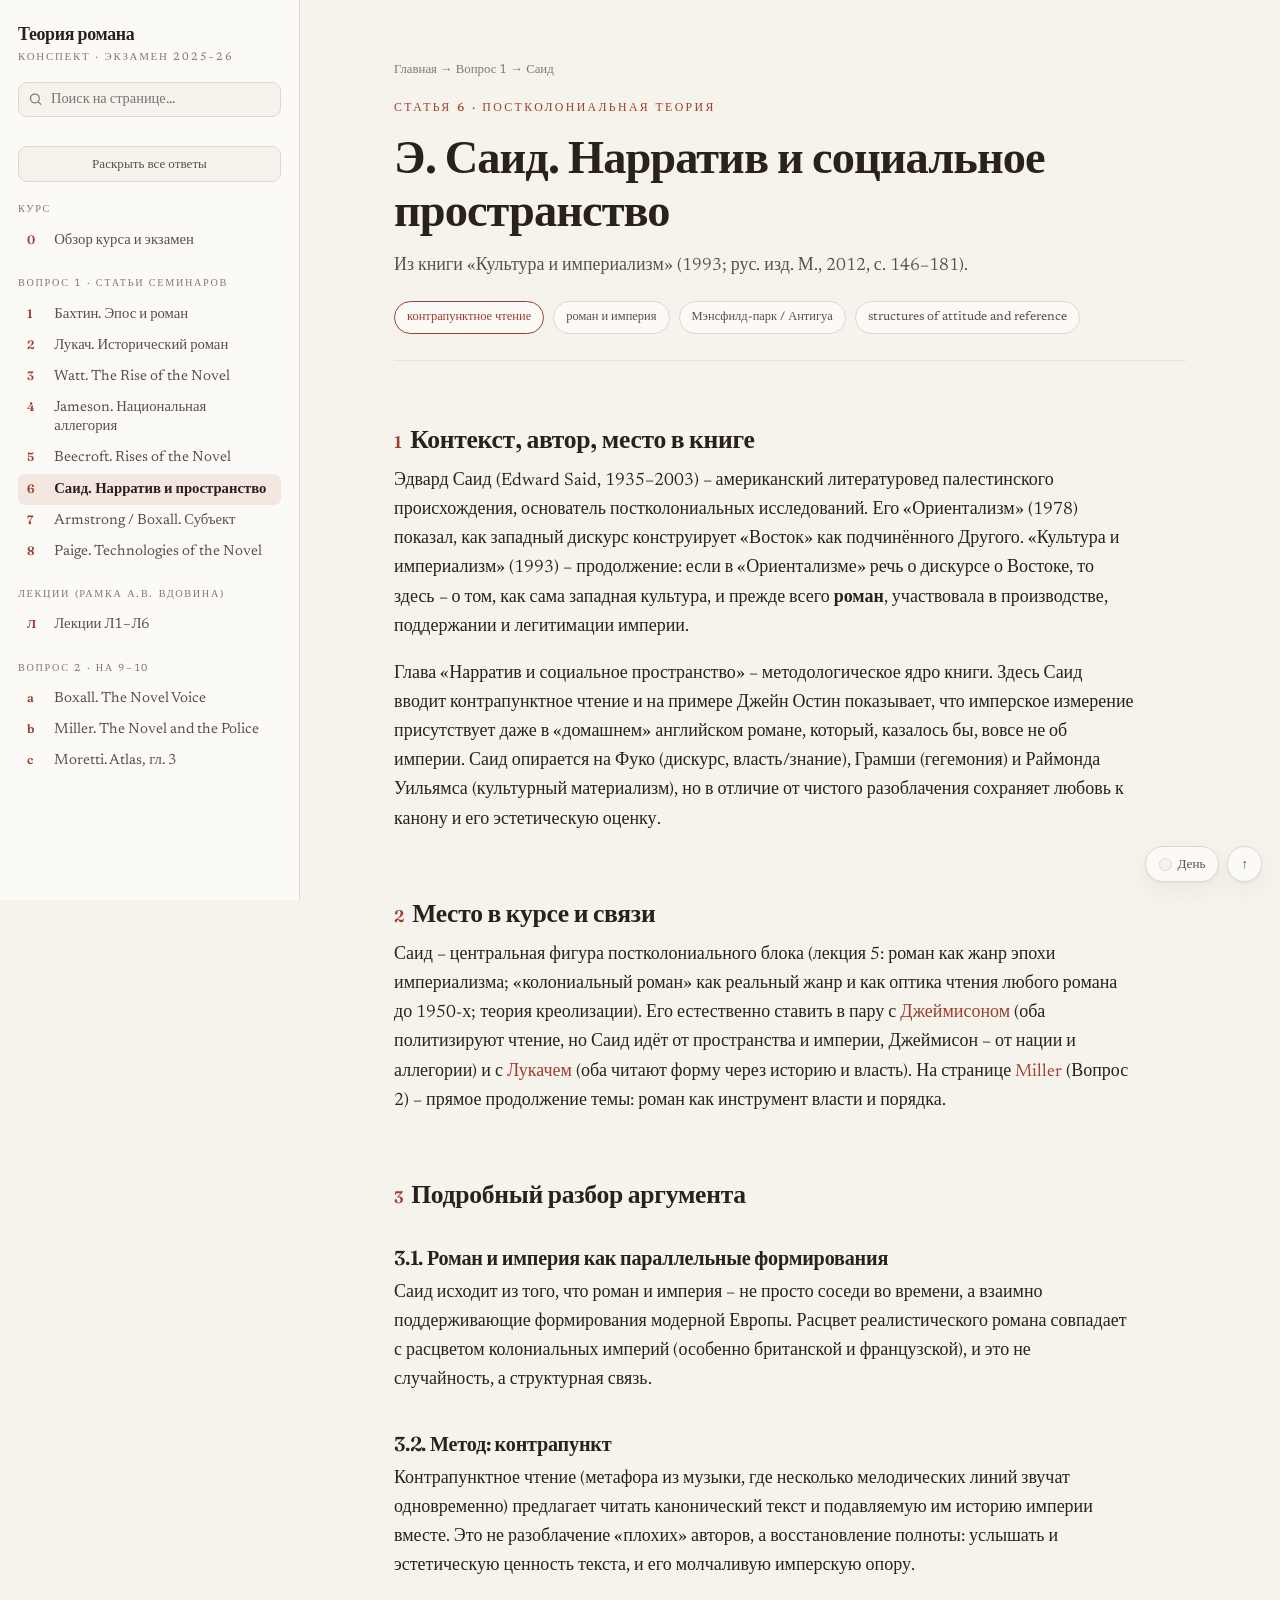
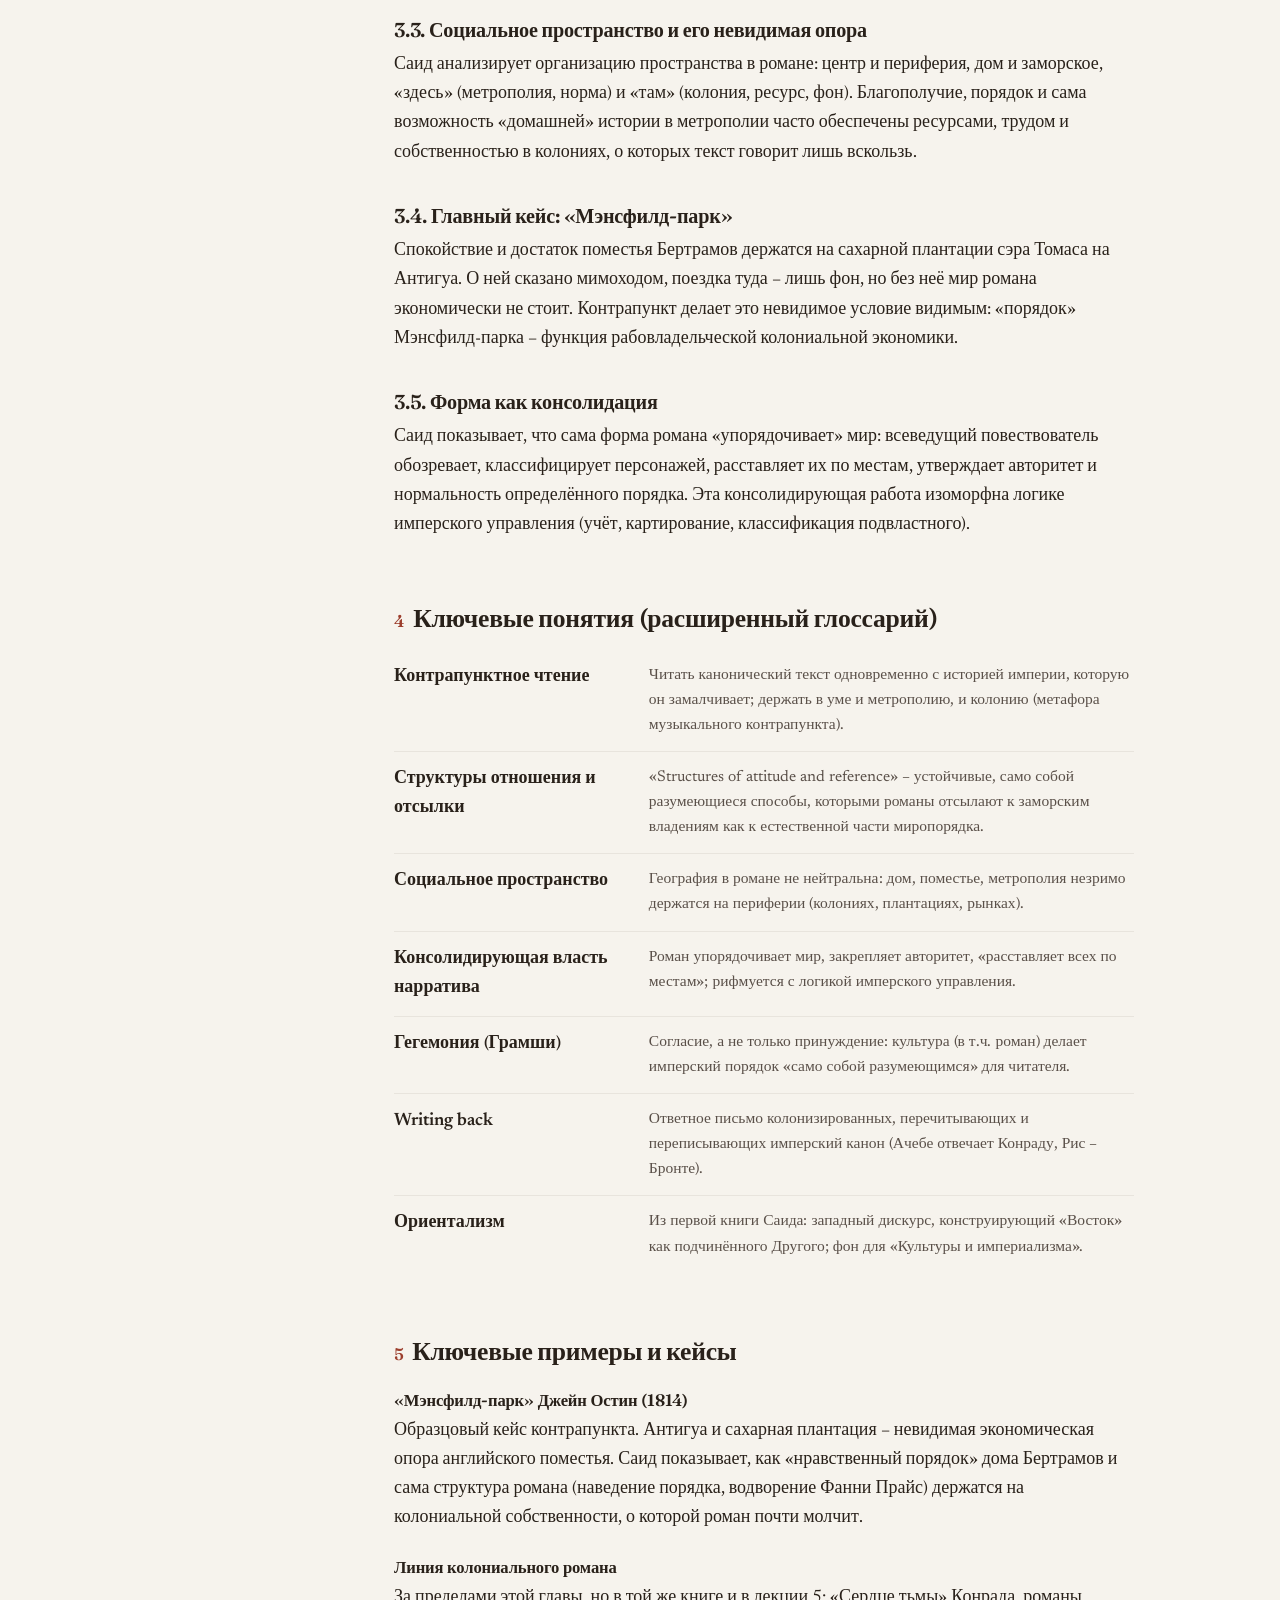
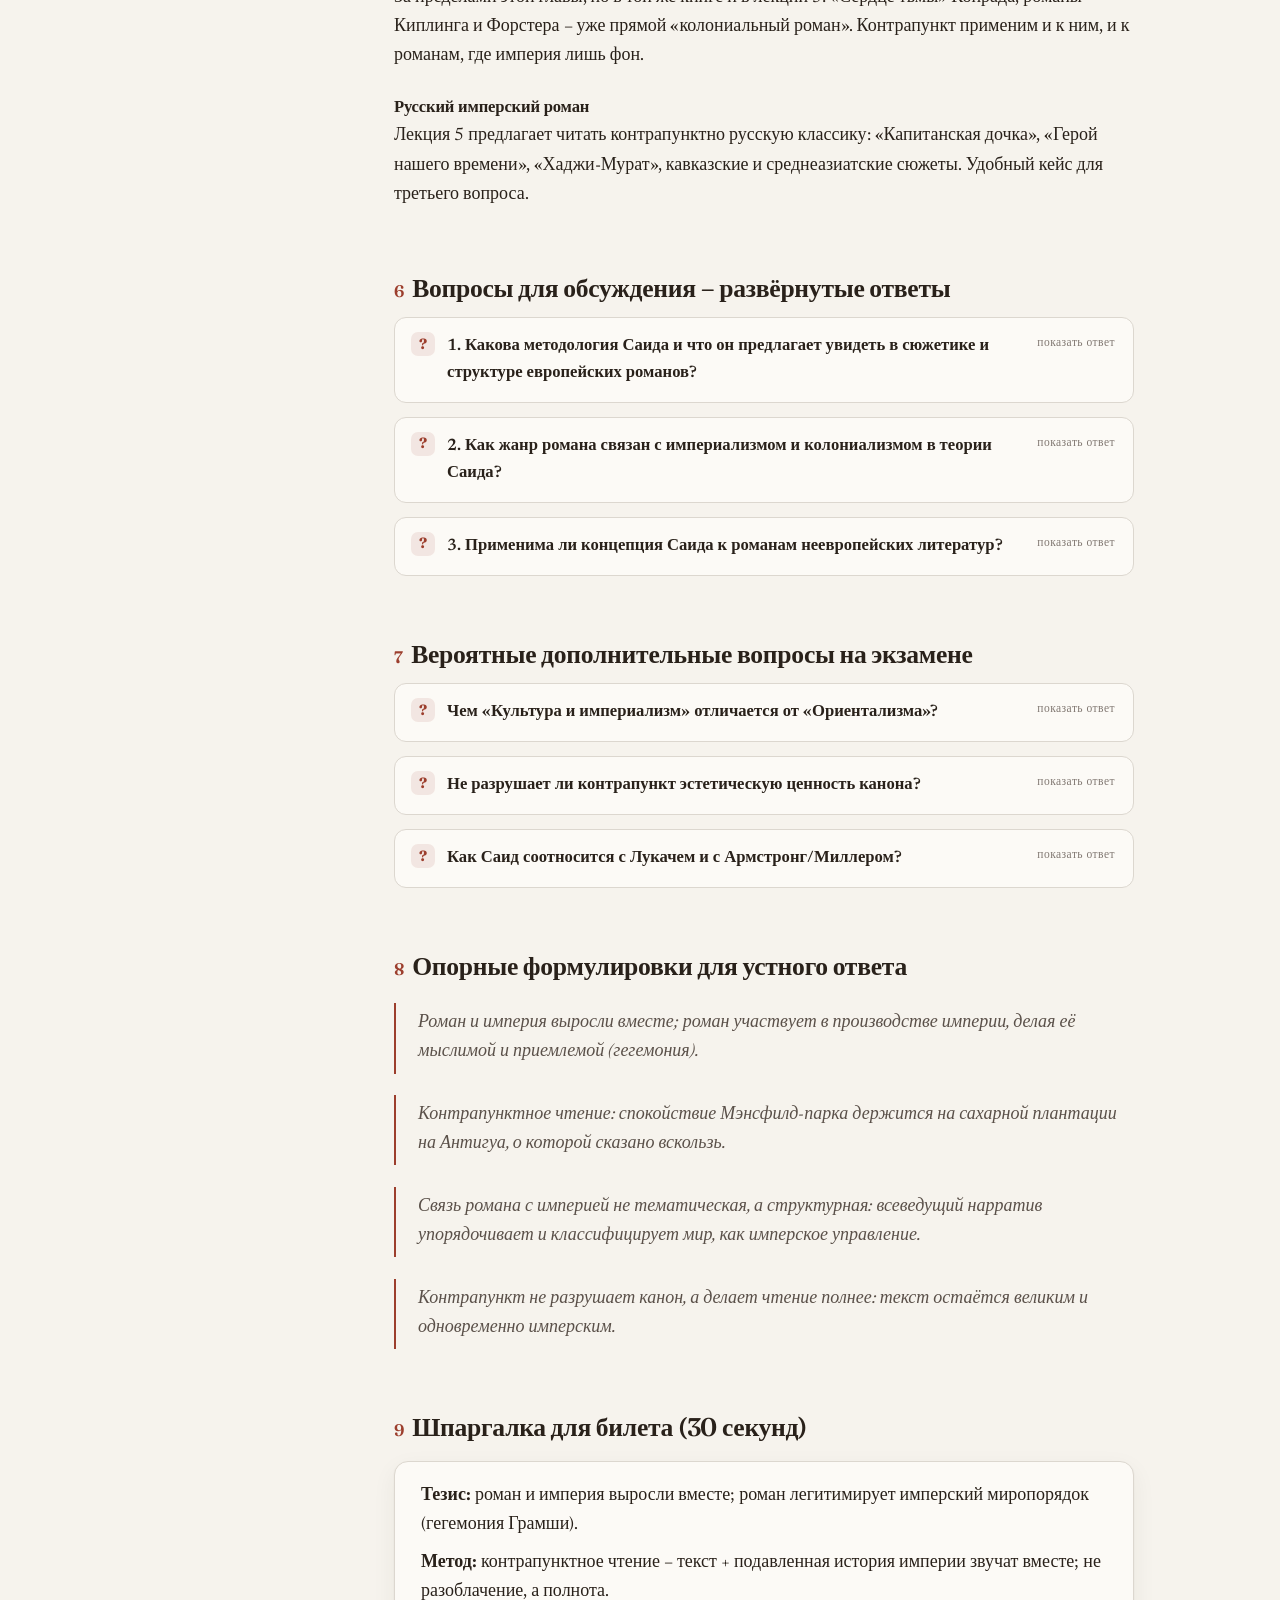
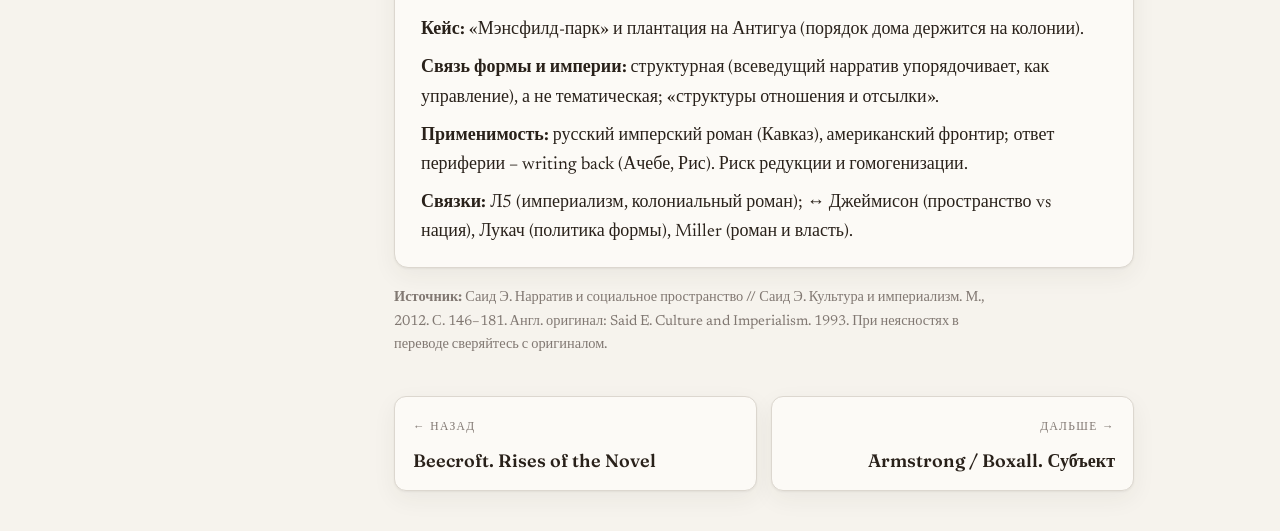
<file: said.html>
<!DOCTYPE html>
<html lang="ru">
<head>
<meta charset="UTF-8">
<meta name="viewport" content="width=device-width, initial-scale=1.0">
<title>Саид. Нарратив и социальное пространство · Теория романа</title>
<link rel="preconnect" href="https://fonts.googleapis.com">
<link rel="preconnect" href="https://fonts.gstatic.com" crossorigin>
<link href="https://fonts.googleapis.com/css2?family=Fraunces:opsz,wght@9..144,400;9..144,500;9..144,600;9..144,700&family=Newsreader:ital,opsz,wght@0,6..72,400;0,6..72,500;0,6..72,600;1,6..72,400;1,6..72,500&display=swap" rel="stylesheet">
<link rel="stylesheet" href="assets/style.css">
</head>
<body data-page="said.html">
<div class="shell">
<main>
<div class="wrap">

<header class="phead">
  <p class="crumbs"><a href="index.html">Главная</a> &rarr; Вопрос 1 &rarr; Саид</p>
  <p class="kicker">Статья 6 · постколониальная теория</p>
  <h1 class="title">Э. Саид. Нарратив и социальное пространство</h1>
  <p class="subtitle">Из книги «Культура и империализм» (1993; рус. изд. М., 2012, с. 146–181).</p>
  <div class="meta-row">
    <span class="tag hl">контрапунктное чтение</span>
    <span class="tag">роман и империя</span>
    <span class="tag">Мэнсфилд-парк / Антигуа</span>
    <span class="tag">structures of attitude and reference</span>
  </div>
</header>

<div class="read">

<section id="context">
<h2><span class="h2n">1</span>Контекст, автор, место в книге</h2>
<p>Эдвард Саид (Edward Said, 1935–2003) – американский литературовед палестинского происхождения, основатель постколониальных исследований. Его «Ориентализм» (1978) показал, как западный дискурс конструирует «Восток» как подчинённого Другого. «Культура и империализм» (1993) – продолжение: если в «Ориентализме» речь о дискурсе о Востоке, то здесь – о том, как сама западная культура, и прежде всего <strong>роман</strong>, участвовала в производстве, поддержании и легитимации империи.</p>
<p>Глава «Нарратив и социальное пространство» – методологическое ядро книги. Здесь Саид вводит контрапунктное чтение и на примере Джейн Остин показывает, что имперское измерение присутствует даже в «домашнем» английском романе, который, казалось бы, вовсе не об империи. Саид опирается на Фуко (дискурс, власть/знание), Грамши (гегемония) и Раймонда Уильямса (культурный материализм), но в отличие от чистого разоблачения сохраняет любовь к канону и его эстетическую оценку.</p>
</section>

<section id="place">
<h2><span class="h2n">2</span>Место в курсе и связи</h2>
<p>Саид – центральная фигура постколониального блока (лекция 5: роман как жанр эпохи империализма; «колониальный роман» как реальный жанр и как оптика чтения любого романа до 1950-х; теория креолизации). Его естественно ставить в пару с <a href="jameson.html">Джеймисоном</a> (оба политизируют чтение, но Саид идёт от пространства и империи, Джеймисон – от нации и аллегории) и с <a href="lukacs.html">Лукачем</a> (оба читают форму через историю и власть). На странице <a href="miller.html">Miller</a> (Вопрос 2) – прямое продолжение темы: роман как инструмент власти и порядка.</p>
</section>

<section id="structure">
<h2><span class="h2n">3</span>Подробный разбор аргумента</h2>
<h3>3.1. Роман и империя как параллельные формирования</h3>
<p>Саид исходит из того, что роман и империя – не просто соседи во времени, а взаимно поддерживающие формирования модерной Европы. Расцвет реалистического романа совпадает с расцветом колониальных империй (особенно британской и французской), и это не случайность, а структурная связь.</p>
<h3>3.2. Метод: контрапункт</h3>
<p>Контрапунктное чтение (метафора из музыки, где несколько мелодических линий звучат одновременно) предлагает читать канонический текст и подавляемую им историю империи вместе. Это не разоблачение «плохих» авторов, а восстановление полноты: услышать и эстетическую ценность текста, и его молчаливую имперскую опору.</p>
<h3>3.3. Социальное пространство и его невидимая опора</h3>
<p>Саид анализирует организацию пространства в романе: центр и периферия, дом и заморское, «здесь» (метрополия, норма) и «там» (колония, ресурс, фон). Благополучие, порядок и сама возможность «домашней» истории в метрополии часто обеспечены ресурсами, трудом и собственностью в колониях, о которых текст говорит лишь вскользь.</p>
<h3>3.4. Главный кейс: «Мэнсфилд-парк»</h3>
<p>Спокойствие и достаток поместья Бертрамов держатся на сахарной плантации сэра Томаса на Антигуа. О ней сказано мимоходом, поездка туда – лишь фон, но без неё мир романа экономически не стоит. Контрапункт делает это невидимое условие видимым: «порядок» Мэнсфилд-парка – функция рабовладельческой колониальной экономики.</p>
<h3>3.5. Форма как консолидация</h3>
<p>Саид показывает, что сама форма романа «упорядочивает» мир: всеведущий повествователь обозревает, классифицирует персонажей, расставляет их по местам, утверждает авторитет и нормальность определённого порядка. Эта консолидирующая работа изоморфна логике имперского управления (учёт, картирование, классификация подвластного).</p>
</section>

<section id="terms">
<h2><span class="h2n">4</span>Ключевые понятия (расширенный глоссарий)</h2>
<div class="terms">
  <div class="t"><dt>Контрапунктное чтение</dt><dd>Читать канонический текст одновременно с историей империи, которую он замалчивает; держать в уме и метрополию, и колонию (метафора музыкального контрапункта).</dd></div>
  <div class="t"><dt>Структуры отношения и отсылки</dt><dd>«Structures of attitude and reference» – устойчивые, само собой разумеющиеся способы, которыми романы отсылают к заморским владениям как к естественной части миропорядка.</dd></div>
  <div class="t"><dt>Социальное пространство</dt><dd>География в романе не нейтральна: дом, поместье, метрополия незримо держатся на периферии (колониях, плантациях, рынках).</dd></div>
  <div class="t"><dt>Консолидирующая власть нарратива</dt><dd>Роман упорядочивает мир, закрепляет авторитет, «расставляет всех по местам»; рифмуется с логикой имперского управления.</dd></div>
  <div class="t"><dt>Гегемония (Грамши)</dt><dd>Согласие, а не только принуждение: культура (в т.ч. роман) делает имперский порядок «само собой разумеющимся» для читателя.</dd></div>
  <div class="t"><dt>Writing back</dt><dd>Ответное письмо колонизированных, перечитывающих и переписывающих имперский канон (Ачебе отвечает Конраду, Рис – Бронте).</dd></div>
  <div class="t"><dt>Ориентализм</dt><dd>Из первой книги Саида: западный дискурс, конструирующий «Восток» как подчинённого Другого; фон для «Культуры и империализма».</dd></div>
</div>
</section>

<section id="cases">
<h2><span class="h2n">5</span>Ключевые примеры и кейсы</h2>
<h4>«Мэнсфилд-парк» Джейн Остин (1814)</h4>
<p>Образцовый кейс контрапункта. Антигуа и сахарная плантация – невидимая экономическая опора английского поместья. Саид показывает, как «нравственный порядок» дома Бертрамов и сама структура романа (наведение порядка, водворение Фанни Прайс) держатся на колониальной собственности, о которой роман почти молчит.</p>
<h4>Линия колониального романа</h4>
<p>За пределами этой главы, но в той же книге и в лекции 5: «Сердце тьмы» Конрада, романы Киплинга и Форстера – уже прямой «колониальный роман». Контрапункт применим и к ним, и к романам, где империя лишь фон.</p>
<h4>Русский имперский роман</h4>
<p>Лекция 5 предлагает читать контрапунктно русскую классику: «Капитанская дочка», «Герой нашего времени», «Хаджи-Мурат», кавказские и среднеазиатские сюжеты. Удобный кейс для третьего вопроса.</p>
</section>

<section id="questions">
<h2><span class="h2n">6</span>Вопросы для обсуждения – развёрнутые ответы</h2>

<details class="qa"><summary>1. Какова методология Саида и что он предлагает увидеть в сюжетике и структуре европейских романов?</summary>
<div class="ans">
<p>Методология – контрапунктное чтение (метафора из музыки). Текст и подавляемая им история империи должны звучать вместе. Саид читает классический реалистический роман не «изнутри» его ценностей, а на фоне колониальной истории, которую роман принимает как должное и выносит за скобки. Это принципиально не разоблачение «плохих» авторов, а способ восстановить полноту: услышать одновременно и эстетическую ценность текста, и его имперскую вовлечённость.</p>
<p>В сюжете и структуре он предлагает увидеть скрытую опору на империю. Благополучие, порядок, досуг и сама возможность «домашней» истории в метрополии часто обеспечены ресурсами, трудом и собственностью в колониях, о которых текст говорит вскользь. Классический пример – «Мэнсфилд-парк» Джейн Остин: спокойствие английского поместья держится на сахарной плантации сэра Томаса Бертрама на Антигуа. Об этой плантации сказано мимоходом, но без неё мир романа не стоит. Контрапункт делает это невидимое условие видимым.</p>
<p>Саид анализирует и организацию пространства: центр и периферия, «здесь» (Англия, норма) и «там» (заморское, ресурс, фон). Роман приучает читателя к географии, в которой Европа – центр и мера, а остальной мир – периферия.</p>
<div class="crit"><b>Суть метода:</b> читать не только то, что роман говорит, но и то, на что он молчаливо опирается. Контрапункт = текст + его подавленная имперская изнанка.</div>
</div></details>

<details class="qa"><summary>2. Как жанр романа связан с империализмом и колониализмом в теории Саида?</summary>
<div class="ans">
<p>Связь у Саида не тематическая, а структурная и историческая. Роман и империя – параллельные и взаимно поддерживающие формирования модерной Европы. Три уровня связи.</p>
<p><strong>Хронологически и социально.</strong> Расцвет реалистического романа совпадает с расцветом колониальных империй (особенно британской и французской); роман – жанр той же буржуазной культуры, что строит, осваивает и описывает империю. Это общий историко-культурный комплекс.</p>
<p><strong>Формально.</strong> Роман «упорядочивает»: всеведущий повествователь обозревает мир, классифицирует персонажей, расставляет их по местам, утверждает авторитет и нормальность порядка. Эта обозревающая работа изоморфна логике имперского управления и описания колоний (учёт, картирование, классификация подвластного населения).</p>
<p><strong>Идеологически (гегемония).</strong> Роман нормализует имперскую географию и формирует «структуры отношения и отсылки» – привычку считать заморские владения естественной, не требующей оправдания частью миропорядка. Роман не просто отражает империю – он делает её мыслимой, привычной и приемлемой, добывает согласие на неё. Здесь Саид опирается на грамшианское понятие гегемонии: власть держится не только принуждением, но и культурным согласием.</p>
<div class="crit"><b>Важно:</b> Саид не «отменяет» канон и не сводит его к пропаганде. Он перечитывает великие тексты, удерживая одновременно их художественную ценность и имперскую вовлечённость. Это «и–и», а не «или–или».</div>
</div></details>

<details class="qa"><summary>3. Применима ли концепция Саида к романам неевропейских литератур?</summary>
<div class="ans">
<p>Да, но с оговорками и трансформацией.</p>
<p><strong>Где применима напрямую.</strong> К романам имперских центров вне Западной Европы – прежде всего к русскому роману в его отношении к Кавказу, Средней Азии, «инородцам». Лекция 5 прямо ставит этот вопрос: «Капитанская дочка», «Герой нашего времени», «Анна Каренина», «Хаджи-Мурат» поддаются контрапунктному чтению как тексты имперской культуры. Аналогично – американский роман и тема фронтира.</p>
<p><strong>Постколониальный поворот.</strong> Саид показывает и обратное движение – голос колонизированных, которые перечитывают и переписывают имперский канон (writing back). Постколониальный роман ведёт диалог с колониальным: Ачебе («Things Fall Apart») отвечает Конраду, Джин Рис («Широкое Саргассово море») переписывает «Джейн Эйр» с точки зрения «безумной креолки».</p>
<p><strong>Ограничения.</strong></p>
<ul>
<li>Метод заточен под литературы, прямо вовлечённые в колониальные отношения; к культурам вне этой оси он применим лишь по аналогии.</li>
<li>Риск редукции: всякий роман рискует свестись к «функции империи», а эстетическое – к идеологическому.</li>
<li>Контрапункт требует реального исторического знания; без него он превращается в вычитывание заранее известного вывода.</li>
<li>Критики указывали, что Саид иногда сам гомогенизирует «Запад» и «империю», то есть воспроизводит ту же бинарность, что критикует.</li>
</ul>
<div class="crit"><b>Связка с Джеймисоном:</b> оба политизируют чтение, но Саид идёт от пространства и империи, а Джеймисон – от нации и аллегории. Пространство против времени/нации, гегемония против овеществления.</div>
</div></details>
</section>

<section id="extra">
<h2><span class="h2n">7</span>Вероятные дополнительные вопросы на экзамене</h2>
<details class="qa"><summary>Чем «Культура и империализм» отличается от «Ориентализма»?</summary>
<div class="ans">
<p>«Ориентализм» (1978) – о том, как Запад конструирует «Восток» в дискурсе (травелоги, наука, искусство), о власти/знании. «Культура и империализм» (1993) шире: о роли самой западной высокой культуры (особенно романа) в производстве империи, и о голосе сопротивления, об ответном письме колонизированных. Первая книга – о взгляде Запада на Другого, вторая – о соучастии культуры в имперском проекте и о контрапункте.</p>
</div></details>
<details class="qa"><summary>Не разрушает ли контрапункт эстетическую ценность канона?</summary>
<div class="ans">
<p>Нет – и это принципиально для Саида. Он подчёркивает, что любит и ценит Остин, Конрада, Верди; контрапункт не «свергает» их, а делает чтение полнее. Это «и–и», а не «или–или»: текст остаётся великим и одновременно частью имперской культуры. В этом отличие Саида от вульгарного идеологического разоблачения.</p>
</div></details>
<details class="qa"><summary>Как Саид соотносится с Лукачем и с Армстронг/Миллером?</summary>
<div class="ans">
<p>С Лукачем общее – политизация формы; различие – Лукач о классе и историзме, Саид об империи и пространстве. С Миллером (Вопрос 2) общее – «роман как власть/порядок»: всеведущий нарратив у Саида консолидирует имперский порядок, у Миллера – дисциплинирует субъекта (Фуко). С Армстронг – тема производства субъекта культурой. Эти связки сильны для 9–10.</p>
</div></details>
</section>

<section id="quotes">
<h2><span class="h2n">8</span>Опорные формулировки для устного ответа</h2>
<blockquote>Роман и империя выросли вместе; роман участвует в производстве империи, делая её мыслимой и приемлемой (гегемония).</blockquote>
<blockquote>Контрапунктное чтение: спокойствие Мэнсфилд-парка держится на сахарной плантации на Антигуа, о которой сказано вскользь.</blockquote>
<blockquote>Связь романа с империей не тематическая, а структурная: всеведущий нарратив упорядочивает и классифицирует мир, как имперское управление.</blockquote>
<blockquote>Контрапункт не разрушает канон, а делает чтение полнее: текст остаётся великим и одновременно имперским.</blockquote>
</section>

<section id="cheat">
<h2><span class="h2n">9</span>Шпаргалка для билета (30 секунд)</h2>
<div class="concept">
<p><strong>Тезис:</strong> роман и империя выросли вместе; роман легитимирует имперский миропорядок (гегемония Грамши).</p>
<p><strong>Метод:</strong> контрапунктное чтение – текст + подавленная история империи звучат вместе; не разоблачение, а полнота.</p>
<p><strong>Кейс:</strong> «Мэнсфилд-парк» и плантация на Антигуа (порядок дома держится на колонии).</p>
<p><strong>Связь формы и империи:</strong> структурная (всеведущий нарратив упорядочивает, как управление), а не тематическая; «структуры отношения и отсылки».</p>
<p><strong>Применимость:</strong> русский имперский роман (Кавказ), американский фронтир; ответ периферии – writing back (Ачебе, Рис). Риск редукции и гомогенизации.</p>
<p><strong>Связки:</strong> Л5 (империализм, колониальный роман); ↔ Джеймисон (пространство vs нация), Лукач (политика формы), Miller (роман и власть).</p>
</div>
</section>

<p class="src"><strong>Источник:</strong> Саид Э. Нарратив и социальное пространство // Саид Э. Культура и империализм. М., 2012. С. 146–181. Англ. оригинал: Said E. Culture and Imperialism. 1993. При неясностях в переводе сверяйтесь с оригиналом.</p>

</div>
</div>
</main>
</div>
<script src="assets/site.js"></script>
</body>
</html>
</file>
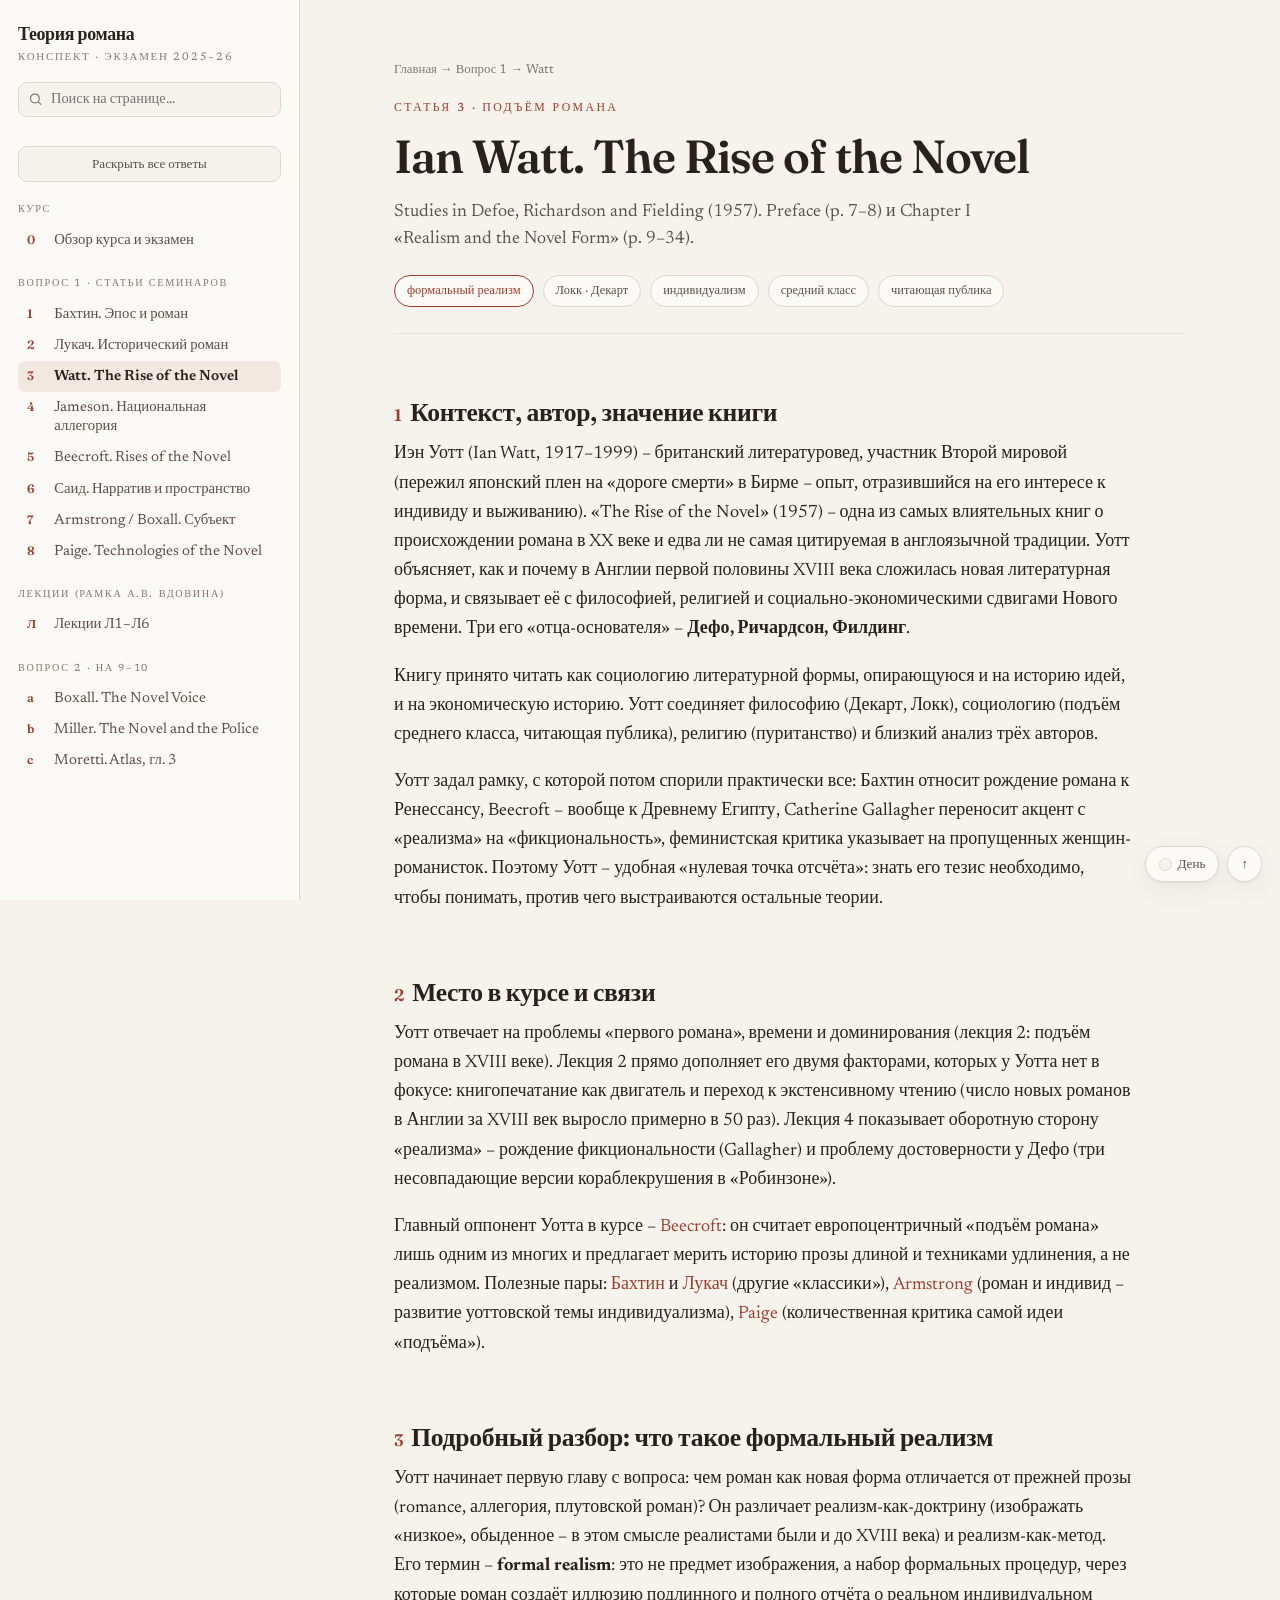
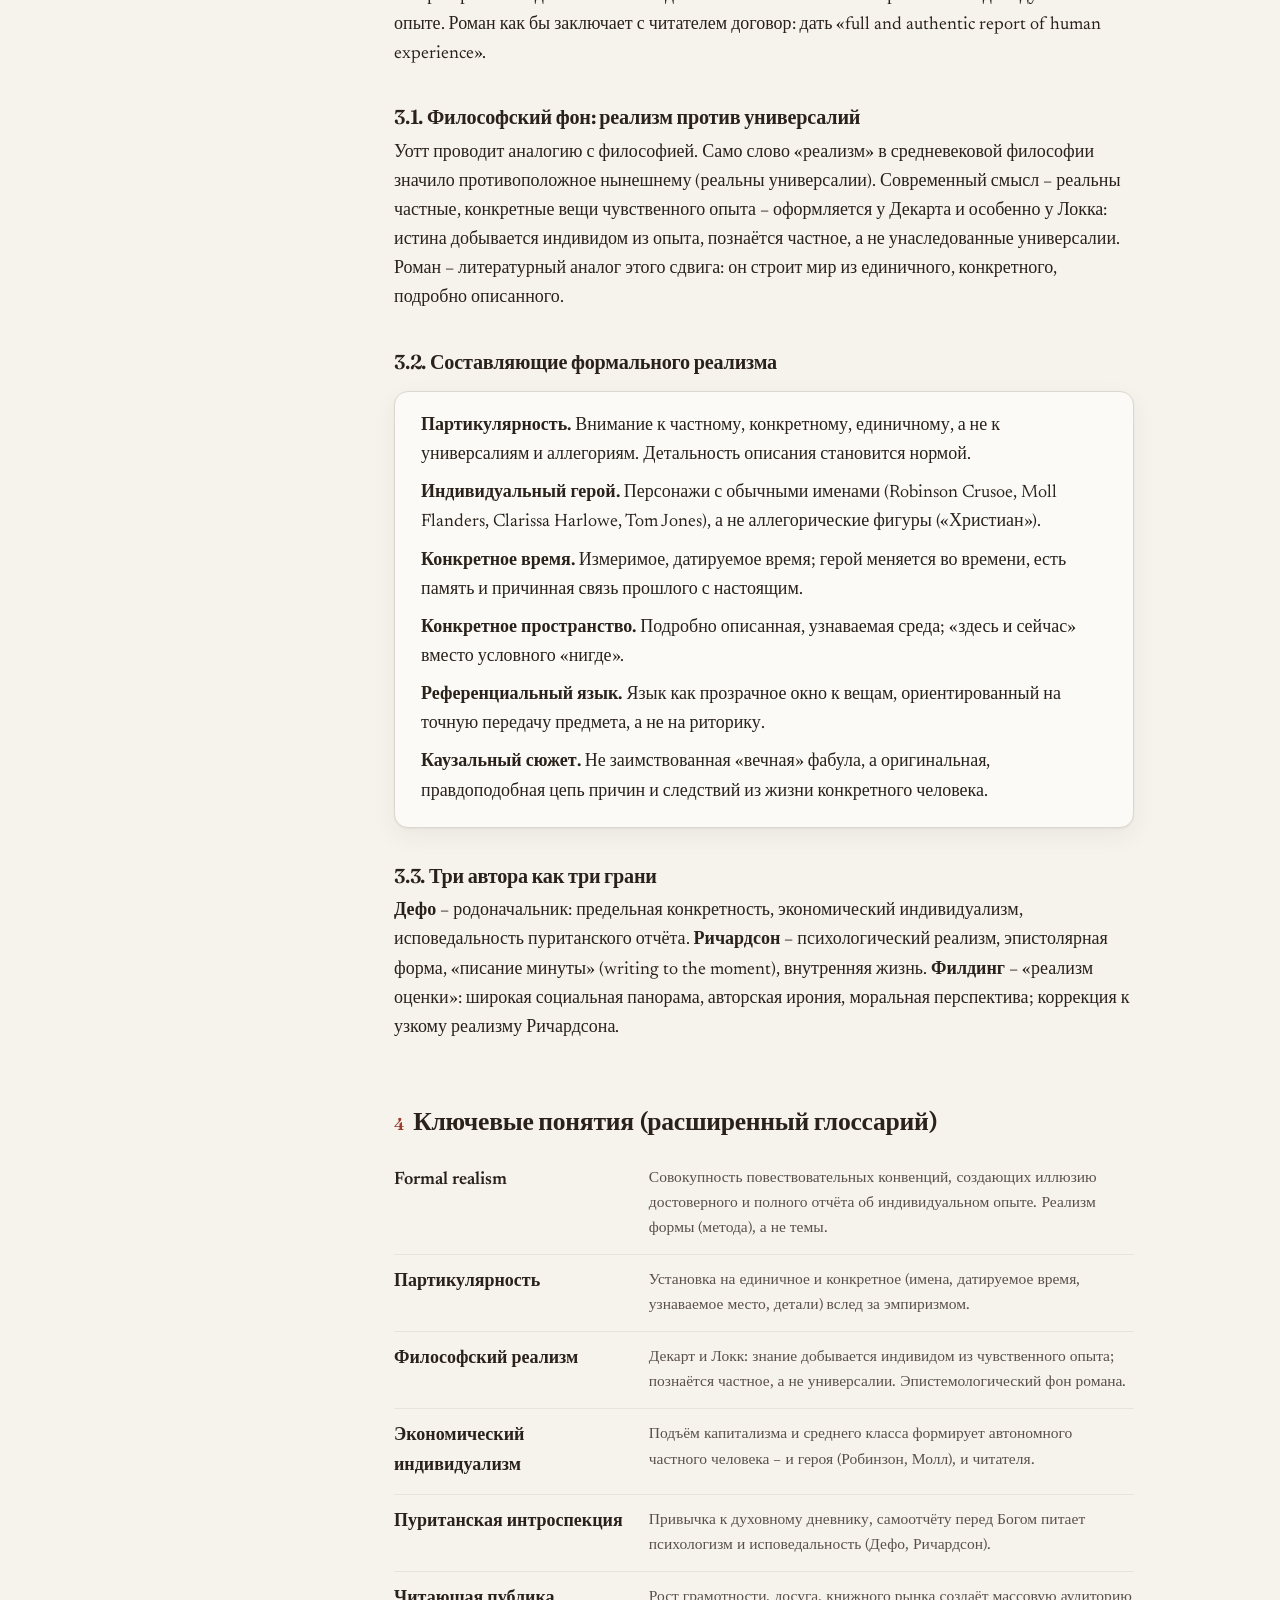
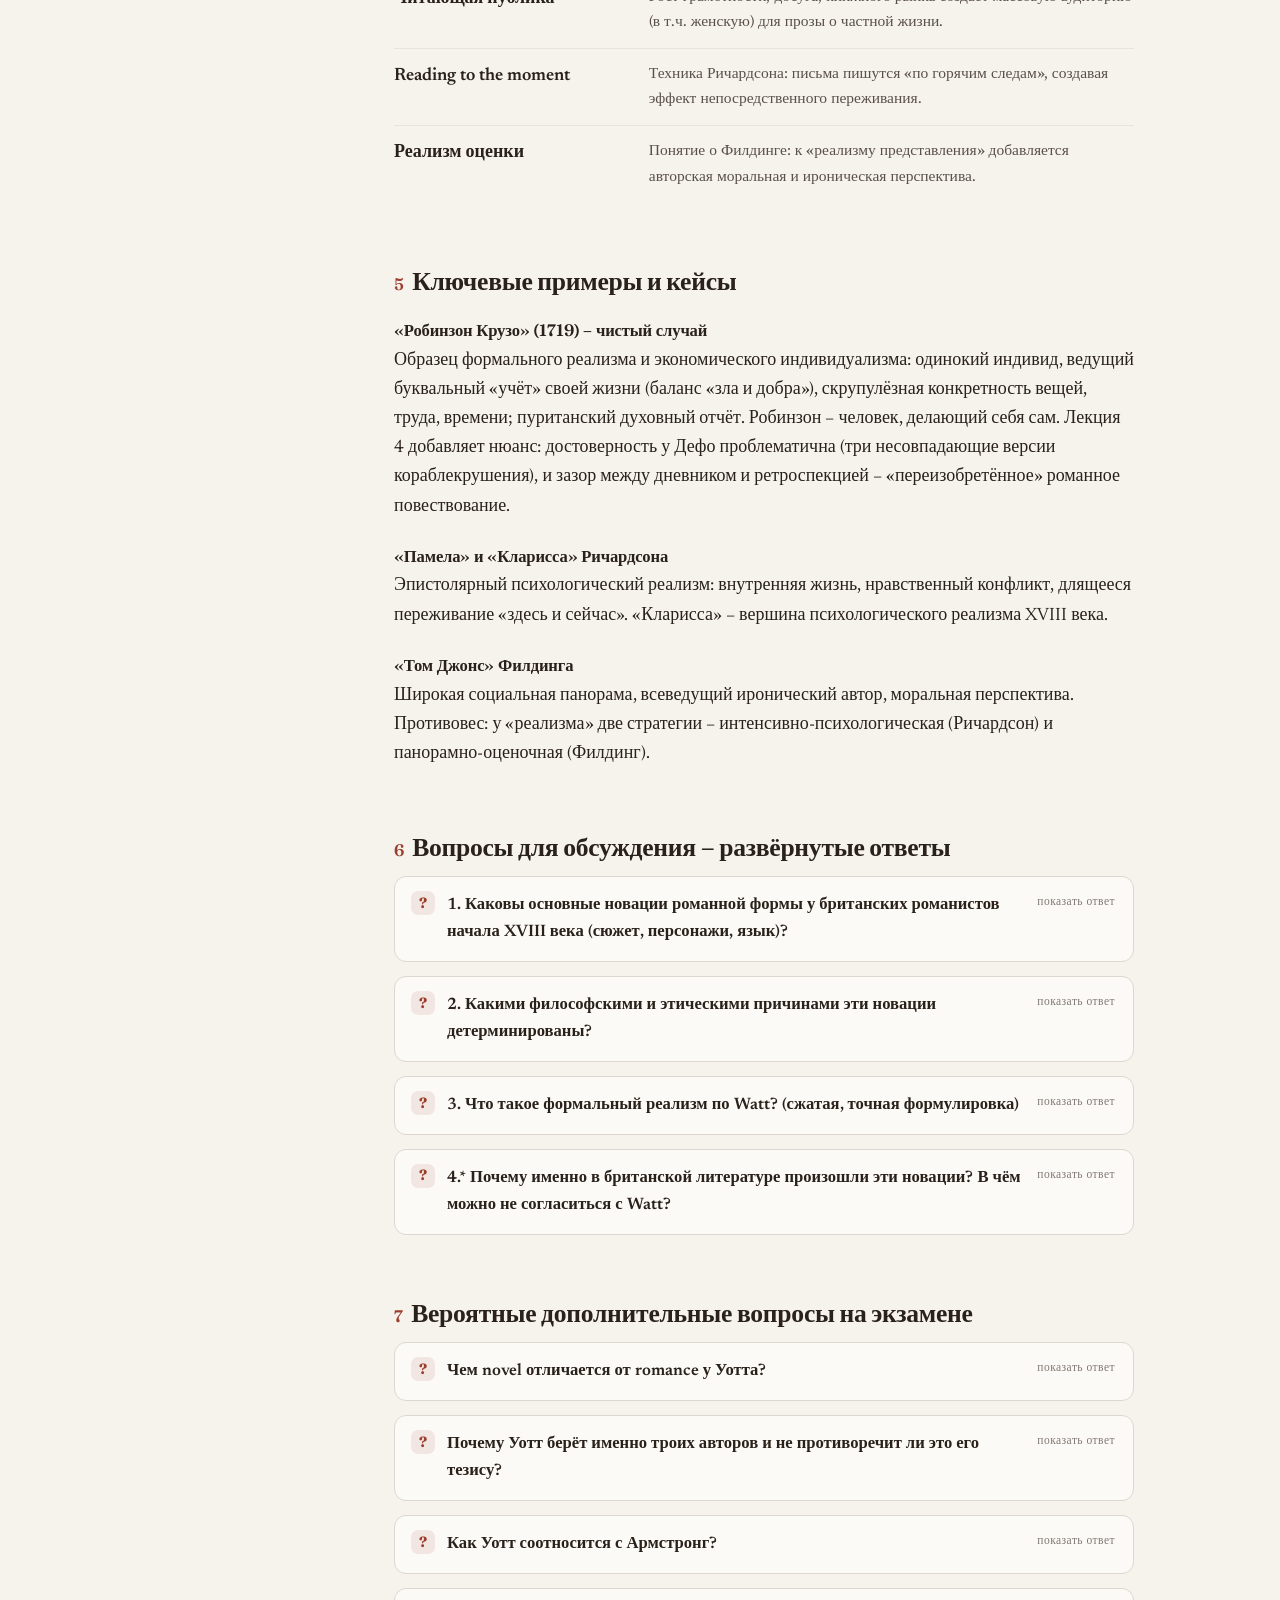
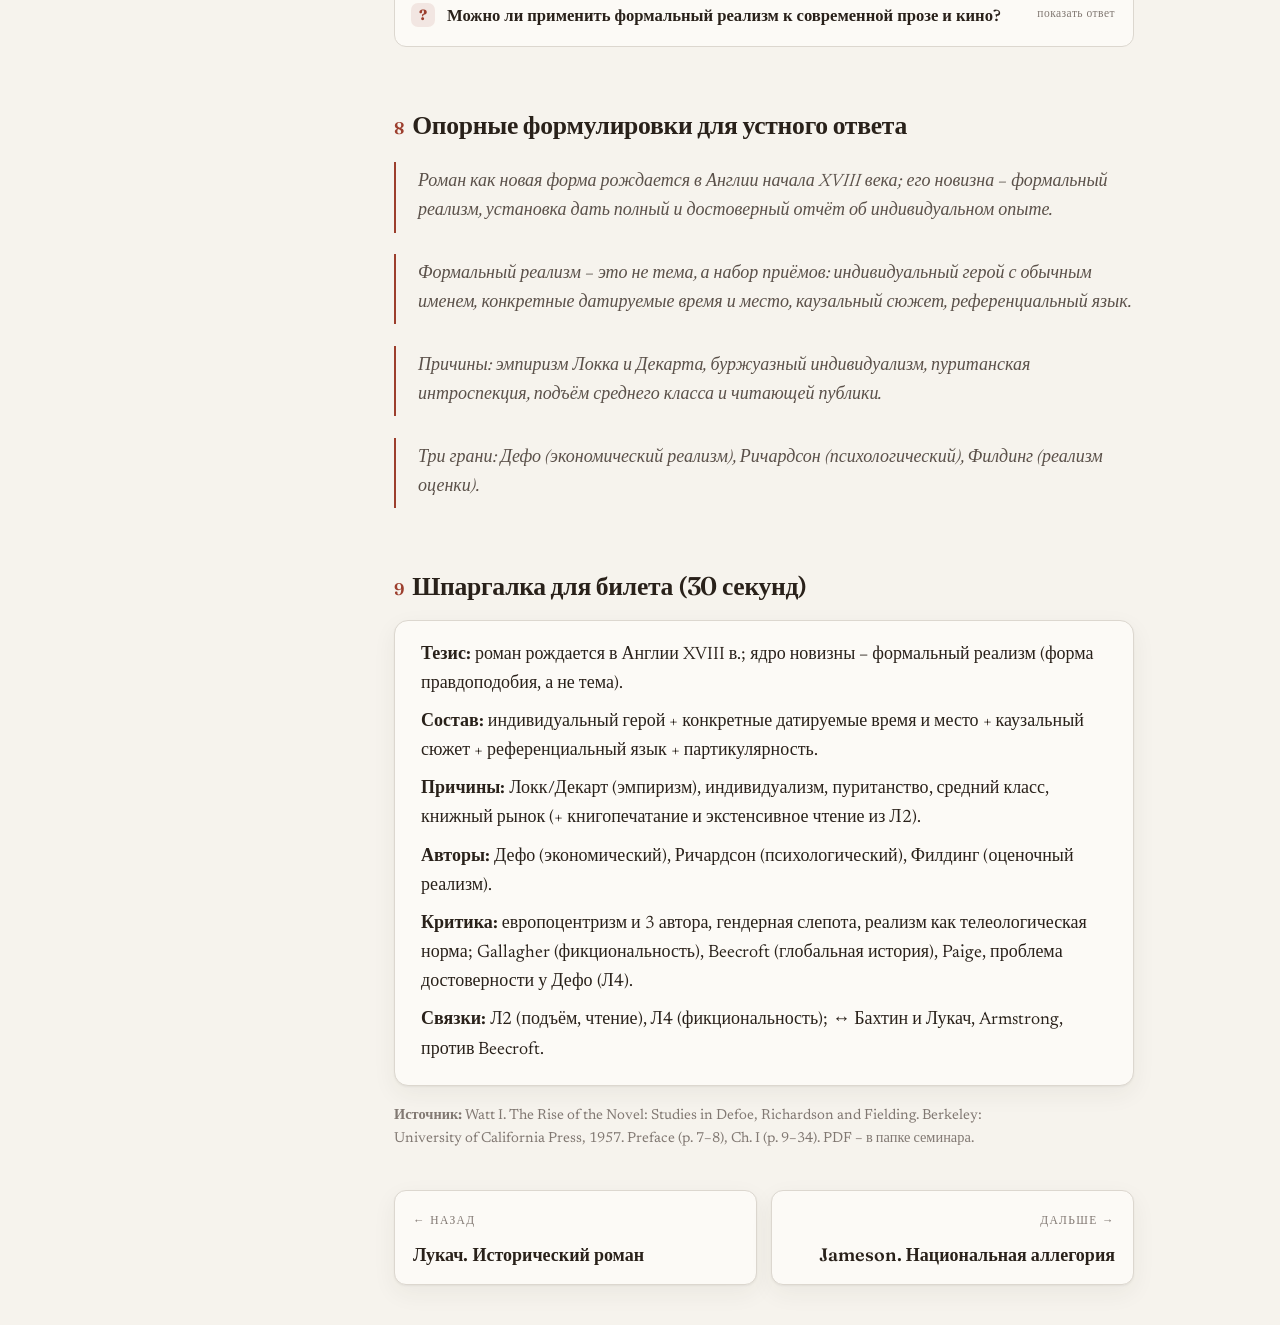
<file: watt.html>
<!DOCTYPE html>
<html lang="ru">
<head>
<meta charset="UTF-8">
<meta name="viewport" content="width=device-width, initial-scale=1.0">
<title>Watt. The Rise of the Novel · Теория романа</title>
<link rel="preconnect" href="https://fonts.googleapis.com">
<link rel="preconnect" href="https://fonts.gstatic.com" crossorigin>
<link href="https://fonts.googleapis.com/css2?family=Fraunces:opsz,wght@9..144,400;9..144,500;9..144,600;9..144,700&family=Newsreader:ital,opsz,wght@0,6..72,400;0,6..72,500;0,6..72,600;1,6..72,400;1,6..72,500&display=swap" rel="stylesheet">
<link rel="stylesheet" href="assets/style.css">
</head>
<body data-page="watt.html">
<div class="shell">
<main>
<div class="wrap">

<header class="phead">
  <p class="crumbs"><a href="index.html">Главная</a> &rarr; Вопрос 1 &rarr; Watt</p>
  <p class="kicker">Статья 3 · подъём романа</p>
  <h1 class="title">Ian Watt. The Rise of the Novel</h1>
  <p class="subtitle">Studies in Defoe, Richardson and Fielding (1957). Preface (p. 7–8) и Chapter I «Realism and the Novel Form» (p. 9–34).</p>
  <div class="meta-row">
    <span class="tag hl">формальный реализм</span>
    <span class="tag">Локк · Декарт</span>
    <span class="tag">индивидуализм</span>
    <span class="tag">средний класс</span>
    <span class="tag">читающая публика</span>
  </div>
</header>

<div class="read">

<section id="context">
<h2><span class="h2n">1</span>Контекст, автор, значение книги</h2>
<p>Иэн Уотт (Ian Watt, 1917–1999) – британский литературовед, участник Второй мировой (пережил японский плен на «дороге смерти» в Бирме – опыт, отразившийся на его интересе к индивиду и выживанию). «The Rise of the Novel» (1957) – одна из самых влиятельных книг о происхождении романа в XX веке и едва ли не самая цитируемая в англоязычной традиции. Уотт объясняет, как и почему в Англии первой половины XVIII века сложилась новая литературная форма, и связывает её с философией, религией и социально-экономическими сдвигами Нового времени. Три его «отца-основателя» – <strong>Дефо, Ричардсон, Филдинг</strong>.</p>
<p>Книгу принято читать как социологию литературной формы, опирающуюся и на историю идей, и на экономическую историю. Уотт соединяет философию (Декарт, Локк), социологию (подъём среднего класса, читающая публика), религию (пуританство) и близкий анализ трёх авторов.</p>
<p>Уотт задал рамку, с которой потом спорили практически все: Бахтин относит рождение романа к Ренессансу, Beecroft – вообще к Древнему Египту, Catherine Gallagher переносит акцент с «реализма» на «фикциональность», феминистская критика указывает на пропущенных женщин-романисток. Поэтому Уотт – удобная «нулевая точка отсчёта»: знать его тезис необходимо, чтобы понимать, против чего выстраиваются остальные теории.</p>
</section>

<section id="place">
<h2><span class="h2n">2</span>Место в курсе и связи</h2>
<p>Уотт отвечает на проблемы «первого романа», времени и доминирования (лекция 2: подъём романа в XVIII веке). Лекция 2 прямо дополняет его двумя факторами, которых у Уотта нет в фокусе: книгопечатание как двигатель и переход к экстенсивному чтению (число новых романов в Англии за XVIII век выросло примерно в 50 раз). Лекция 4 показывает оборотную сторону «реализма» – рождение фикциональности (Gallagher) и проблему достоверности у Дефо (три несовпадающие версии кораблекрушения в «Робинзоне»).</p>
<p>Главный оппонент Уотта в курсе – <a href="beecroft.html">Beecroft</a>: он считает европоцентричный «подъём романа» лишь одним из многих и предлагает мерить историю прозы длиной и техниками удлинения, а не реализмом. Полезные пары: <a href="bahtin.html">Бахтин</a> и <a href="lukacs.html">Лукач</a> (другие «классики»), <a href="armstrong.html">Armstrong</a> (роман и индивид – развитие уоттовской темы индивидуализма), <a href="paige.html">Paige</a> (количественная критика самой идеи «подъёма»).</p>
</section>

<section id="structure">
<h2><span class="h2n">3</span>Подробный разбор: что такое формальный реализм</h2>
<p>Уотт начинает первую главу с вопроса: чем роман как новая форма отличается от прежней прозы (romance, аллегория, плутовской роман)? Он различает реализм-как-доктрину (изображать «низкое», обыденное – в этом смысле реалистами были и до XVIII века) и реализм-как-метод. Его термин – <strong>formal realism</strong>: это не предмет изображения, а набор формальных процедур, через которые роман создаёт иллюзию подлинного и полного отчёта о реальном индивидуальном опыте. Роман как бы заключает с читателем договор: дать «full and authentic report of human experience».</p>
<h3>3.1. Философский фон: реализм против универсалий</h3>
<p>Уотт проводит аналогию с философией. Само слово «реализм» в средневековой философии значило противоположное нынешнему (реальны универсалии). Современный смысл – реальны частные, конкретные вещи чувственного опыта – оформляется у Декарта и особенно у Локка: истина добывается индивидом из опыта, познаётся частное, а не унаследованные универсалии. Роман – литературный аналог этого сдвига: он строит мир из единичного, конкретного, подробно описанного.</p>
<h3>3.2. Составляющие формального реализма</h3>
<div class="concept">
<p><strong>Партикулярность.</strong> Внимание к частному, конкретному, единичному, а не к универсалиям и аллегориям. Детальность описания становится нормой.</p>
<p><strong>Индивидуальный герой.</strong> Персонажи с обычными именами (Robinson Crusoe, Moll Flanders, Clarissa Harlowe, Tom Jones), а не аллегорические фигуры («Христиан»).</p>
<p><strong>Конкретное время.</strong> Измеримое, датируемое время; герой меняется во времени, есть память и причинная связь прошлого с настоящим.</p>
<p><strong>Конкретное пространство.</strong> Подробно описанная, узнаваемая среда; «здесь и сейчас» вместо условного «нигде».</p>
<p><strong>Референциальный язык.</strong> Язык как прозрачное окно к вещам, ориентированный на точную передачу предмета, а не на риторику.</p>
<p><strong>Каузальный сюжет.</strong> Не заимствованная «вечная» фабула, а оригинальная, правдоподобная цепь причин и следствий из жизни конкретного человека.</p>
</div>
<h3>3.3. Три автора как три грани</h3>
<p><strong>Дефо</strong> – родоначальник: предельная конкретность, экономический индивидуализм, исповедальность пуританского отчёта. <strong>Ричардсон</strong> – психологический реализм, эпистолярная форма, «писание минуты» (writing to the moment), внутренняя жизнь. <strong>Филдинг</strong> – «реализм оценки»: широкая социальная панорама, авторская ирония, моральная перспектива; коррекция к узкому реализму Ричардсона.</p>
</section>

<section id="terms">
<h2><span class="h2n">4</span>Ключевые понятия (расширенный глоссарий)</h2>
<div class="terms">
  <div class="t"><dt>Formal realism</dt><dd>Совокупность повествовательных конвенций, создающих иллюзию достоверного и полного отчёта об индивидуальном опыте. Реализм формы (метода), а не темы.</dd></div>
  <div class="t"><dt>Партикулярность</dt><dd>Установка на единичное и конкретное (имена, датируемое время, узнаваемое место, детали) вслед за эмпиризмом.</dd></div>
  <div class="t"><dt>Философский реализм</dt><dd>Декарт и Локк: знание добывается индивидом из чувственного опыта; познаётся частное, а не универсалии. Эпистемологический фон романа.</dd></div>
  <div class="t"><dt>Экономический индивидуализм</dt><dd>Подъём капитализма и среднего класса формирует автономного частного человека – и героя (Робинзон, Молл), и читателя.</dd></div>
  <div class="t"><dt>Пуританская интроспекция</dt><dd>Привычка к духовному дневнику, самоотчёту перед Богом питает психологизм и исповедальность (Дефо, Ричардсон).</dd></div>
  <div class="t"><dt>Читающая публика</dt><dd>Рост грамотности, досуга, книжного рынка создаёт массовую аудиторию (в т.ч. женскую) для прозы о частной жизни.</dd></div>
  <div class="t"><dt>Reading to the moment</dt><dd>Техника Ричардсона: письма пишутся «по горячим следам», создавая эффект непосредственного переживания.</dd></div>
  <div class="t"><dt>Реализм оценки</dt><dd>Понятие о Филдинге: к «реализму представления» добавляется авторская моральная и ироническая перспектива.</dd></div>
</div>
</section>

<section id="cases">
<h2><span class="h2n">5</span>Ключевые примеры и кейсы</h2>
<h4>«Робинзон Крузо» (1719) – чистый случай</h4>
<p>Образец формального реализма и экономического индивидуализма: одинокий индивид, ведущий буквальный «учёт» своей жизни (баланс «зла и добра»), скрупулёзная конкретность вещей, труда, времени; пуританский духовный отчёт. Робинзон – человек, делающий себя сам. Лекция 4 добавляет нюанс: достоверность у Дефо проблематична (три несовпадающие версии кораблекрушения), и зазор между дневником и ретроспекцией – «переизобретённое» романное повествование.</p>
<h4>«Памела» и «Кларисса» Ричардсона</h4>
<p>Эпистолярный психологический реализм: внутренняя жизнь, нравственный конфликт, длящееся переживание «здесь и сейчас». «Кларисса» – вершина психологического реализма XVIII века.</p>
<h4>«Том Джонс» Филдинга</h4>
<p>Широкая социальная панорама, всеведущий иронический автор, моральная перспектива. Противовес: у «реализма» две стратегии – интенсивно-психологическая (Ричардсон) и панорамно-оценочная (Филдинг).</p>
</section>

<section id="questions">
<h2><span class="h2n">6</span>Вопросы для обсуждения – развёрнутые ответы</h2>

<details class="qa"><summary>1. Каковы основные новации романной формы у британских романистов начала XVIII века (сюжет, персонажи, язык)?</summary>
<div class="ans">
<p><strong>Сюжет.</strong> Отказ от заимствованных, «вечных» фабул (как в эпосе, мифе, romance, где оригинальность считалась пороком). Теперь сюжет – оригинальная, правдоподобная история конкретного человека, выстроенная по логике причин и следствий и развёрнутая в реальном времени. Ценится новизна и единичность случая; роман претендует быть достоверным отчётом, а не пересказом мифа. Само слово «novel» подчёркивает новизну.</p>
<p><strong>Персонажи.</strong> Индивидуализация. Герои получают обыкновенные современные имена (Robinson Crusoe, Moll Flanders, Clarissa, Tom Jones) вместо аллегорических. Это конкретные личности с биографией, положением, психологией, а не носители одного типа. Появляется интерес к становлению личности во времени.</p>
<p><strong>Язык.</strong> Сдвиг к референциальной, описательной прозе, точно передающей предмет. Стиль оценивается по верности референту, а не по риторике; партикулярность становится нормой, язык претендует быть «прозрачным».</p>
<p>К этому – конкретизация времени и места: датируемые события, узнаваемая география, бытовая среда. Всё создаёт впечатление отчёта о реальной жизни.</p>
<div class="crit"><b>Каркас ответа:</b> единичный каузальный сюжет + индивидуальный герой с обычным именем + референциальный язык + конкретные, датируемые время и место = формальный реализм.</div>
</div></details>

<details class="qa"><summary>2. Какими философскими и этическими причинами эти новации детерминированы?</summary>
<div class="ans">
<p>Уотт выстраивает «комплекс причин», где сходятся философия, религия и экономика.</p>
<p><strong>Философский реализм.</strong> Декарт и особенно Локк: истина добывается индивидом через органы чувств, познаётся частное, а не универсалии. Локковская идея «чистой доски», заполняемой опытом, делает индивидуальный опыт источником знания. Романная партикулярность – прямой аналог: роман строится на единичном, детально описанном случае.</p>
<p><strong>Индивидуализм.</strong> Представление о личности как автономном источнике опыта и ценности делает возможным героя-индивида и интерес к его внутренней жизни.</p>
<p><strong>Протестантская / пуританская этика.</strong> Привычка к самонаблюдению, духовному дневнику, отчёту о совести перед Богом питает исповедальность и психологизм (Дефо, Ричардсон). Уотт опирается на веберовскую линию связи протестантизма и капитализма.</p>
<p><strong>Социально-экономический сдвиг.</strong> Подъём среднего класса, рост грамотности и читающей публики (в т.ч. женской), развитие книжного рынка и платных библиотек формируют аудиторию, которой интересны истории про таких же частных людей – про деньги, труд, брак, карьеру. Экономический индивидуализм даёт и героя, и читателя.</p>
<div class="crit"><b>Связка:</b> экономический индивидуализм (общество) + философский эмпиризм (познание) + протестантская интроспекция (этика) сходятся в одной форме. Это «гомология» между структурой романа и структурой буржуазного сознания.</div>
</div></details>

<details class="qa"><summary>3. Что такое формальный реализм по Watt? (сжатая, точная формулировка)</summary>
<div class="ans">
<p>Формальный реализм – это совокупность повествовательных конвенций, которые роман принимает по умолчанию, чтобы создать впечатление, будто перед нами достоверный и полный отчёт о реальном индивидуальном опыте. Реализм здесь не в выборе «низких» тем (это реализм-доктрина), а в самой процедуре изображения.</p>
<p>Его составляющие: индивидуализированные персонажи с обычными именами; конкретные, датируемые время и место; причинно-следственный, правдоподобный сюжет из единичного опыта; референциальный язык. Все эти приёмы вместе и образуют «формальный» (относящийся к форме, к методу) реализм. Слово «формальный» ключевое: Уотт говорит не о выборе тем, а о наборе средств, которыми роман убеждает в достоверности.</p>
<div class="crit"><b>Одной фразой:</b> формальный реализм – это форма правдоподобия (как роман убеждает в достоверности), а не правдивость содержания и не «низкая» тематика.</div>
</div></details>

<details class="qa"><summary>4.* Почему именно в британской литературе произошли эти новации? В чём можно не согласиться с Watt?</summary>
<div class="ans">
<p><strong>Почему Британия.</strong> Здесь раньше и сильнее всего сошлись нужные факторы: самый ранний рост среднего класса и капитализма; высокая грамотность и развитый книжный рынок; протестантская культура самонаблюдения; среда, благоприятная для индивидуализма (после революций XVII века). Сложились и идеология «частного человека», и аудитория, готовая платить за истории о нём. Лекция 2 добавляет инфраструктуру: книгопечатание и переход к экстенсивному чтению (ради удовольствия и моды, а не назидания).</p>
<p><strong>Линии несогласия.</strong></p>
<ul>
<li><strong>Европоцентризм и узость корпуса.</strong> Японский и китайские романы расцветают за столетия до английского XVIII века (Beecroft, Моретти). «Подъём романа» не уникален для Британии. Уотт строит теорию всего на трёх авторах.</li>
<li><strong>Гендерная слепота.</strong> Уотт почти игнорирует женщин-романисток до Остин (Афра Бен, Деларивье Мэнли, Элайза Хейвуд), хотя они были ключевыми для формы и рынка. Эту лакуну вскрыла феминистская критика (Спенсер, Тодд, Армстронг).</li>
<li><strong>Реализм как телеологическая норма.</strong> Формальный реализм подаётся как «вершина» и телос, что заранее обесценивает romance, сатиру, готику как незрелое. Paige показывает на корпусных данных, что плавного «вызревания реализма» в массе текстов нет.</li>
<li><strong>Сдвиг к фикциональности (Gallagher).</strong> «The Rise of Fictionality» (2005): новизна не столько в «реализме», сколько в новом договоре о вымысле – роман научил читать заведомо недостоверное как фикцию, не требующую веры и не являющуюся ложью. А лекция 4: у Дефо достоверность от первого лица проблематична (три версии кораблекрушения).</li>
</ul>
<div class="crit"><b>Сильный ход:</b> противопоставьте Уотта и Gallagher – «реализм правдоподобия» против «изобретения фикциональности»; добавьте Beecroft как глобальный контраргумент к идее единственного «подъёма».</div>
</div></details>
</section>

<section id="extra">
<h2><span class="h2n">7</span>Вероятные дополнительные вопросы на экзамене</h2>
<details class="qa"><summary>Чем novel отличается от romance у Уотта?</summary>
<div class="ans">
<p>Romance – старая форма: условный мир, далёкие или сказочные времена, невероятные приключения, идеализированные герои, заимствованные сюжеты. Novel – новая форма о современности и частном человеке, претендующая на достоверность: оригинальный каузальный сюжет, индивидуальный герой с обычным именем, конкретные время и место, референциальный язык. Формальный реализм – это и есть то, чем novel противопоставлен romance.</p>
</div></details>
<details class="qa"><summary>Почему Уотт берёт именно троих авторов и не противоречит ли это его тезису?</summary>
<div class="ans">
<p>Дефо, Ричардсон, Филдинг – три взаимодополняющие грани новой формы (экономический, психологический и «оценочный» реализм). Слабость в том, что теория о «подъёме» жанра строится на крошечной выборке и игнорирует десятки современных авторов (особенно женщин) и массовую продукцию. Это главная мишень количественной критики (Moretti, Paige): три шедевра не репрезентируют популяцию романов.</p>
</div></details>
<details class="qa"><summary>Как Уотт соотносится с Армстронг?</summary>
<div class="ans">
<p>Армстронг продолжает и переворачивает Уотта. Она согласна, что роман и индивид связаны, но утверждает, что роман не отражает готового индивида (как у Уотта), а сам его производит – и что в центре domestic fiction и женский субъект, которых Уотт пропустил. То есть Армстронг чинит и гендерную слепоту Уотта, и его «отражательную» модель.</p>
</div></details>
<details class="qa"><summary>Можно ли применить формальный реализм к современной прозе и кино?</summary>
<div class="ans">
<p>Да: критерии Уотта (индивидуальный герой, конкретные время/место, каузальность, референциальный язык) хорошо описывают реалистическое кино, сериал, автофикшен. Граница видна там, где проза сознательно ломает формальный реализм (поток сознания, метафикция, фрагментарность) – здесь нужнее Бахтин или нарратология лекции 4.</p>
</div></details>
</section>

<section id="quotes">
<h2><span class="h2n">8</span>Опорные формулировки для устного ответа</h2>
<blockquote>Роман как новая форма рождается в Англии начала XVIII века; его новизна – формальный реализм, установка дать полный и достоверный отчёт об индивидуальном опыте.</blockquote>
<blockquote>Формальный реализм – это не тема, а набор приёмов: индивидуальный герой с обычным именем, конкретные датируемые время и место, каузальный сюжет, референциальный язык.</blockquote>
<blockquote>Причины: эмпиризм Локка и Декарта, буржуазный индивидуализм, пуританская интроспекция, подъём среднего класса и читающей публики.</blockquote>
<blockquote>Три грани: Дефо (экономический реализм), Ричардсон (психологический), Филдинг (реализм оценки).</blockquote>
</section>

<section id="cheat">
<h2><span class="h2n">9</span>Шпаргалка для билета (30 секунд)</h2>
<div class="concept">
<p><strong>Тезис:</strong> роман рождается в Англии XVIII в.; ядро новизны – формальный реализм (форма правдоподобия, а не тема).</p>
<p><strong>Состав:</strong> индивидуальный герой + конкретные датируемые время и место + каузальный сюжет + референциальный язык + партикулярность.</p>
<p><strong>Причины:</strong> Локк/Декарт (эмпиризм), индивидуализм, пуританство, средний класс, книжный рынок (+ книгопечатание и экстенсивное чтение из Л2).</p>
<p><strong>Авторы:</strong> Дефо (экономический), Ричардсон (психологический), Филдинг (оценочный реализм).</p>
<p><strong>Критика:</strong> европоцентризм и 3 автора, гендерная слепота, реализм как телеологическая норма; Gallagher (фикциональность), Beecroft (глобальная история), Paige, проблема достоверности у Дефо (Л4).</p>
<p><strong>Связки:</strong> Л2 (подъём, чтение), Л4 (фикциональность); ↔ Бахтин и Лукач, Armstrong, против Beecroft.</p>
</div>
</section>

<p class="src"><strong>Источник:</strong> Watt I. The Rise of the Novel: Studies in Defoe, Richardson and Fielding. Berkeley: University of California Press, 1957. Preface (p. 7–8), Ch. I (p. 9–34). PDF – в папке семинара.</p>

</div>
</div>
</main>
</div>
<script src="assets/site.js"></script>
</body>
</html>
</file>
<file: assets/style.css>
/* ============ Теория романа · многостраничный конспект ============ */
:root{
  --bg: oklch(0.965 0.009 85);
  --bg-raised: oklch(0.985 0.006 85);
  --ink: oklch(0.255 0.018 60);
  --ink-soft: oklch(0.44 0.018 60);
  --ink-faint: oklch(0.58 0.015 60);
  --line: oklch(0.88 0.012 75);
  --line-soft: oklch(0.92 0.01 80);
  --accent: oklch(0.49 0.13 32);
  --accent-soft: oklch(0.49 0.13 32 / 0.10);
  --accent-2: oklch(0.46 0.07 200);
  --gold: oklch(0.62 0.10 75);
  --shadow: 0 1px 2px oklch(0.3 0.02 60 / 0.06), 0 8px 24px oklch(0.3 0.02 60 / 0.06);
  --maxread: 74ch;
  --nav-w: 300px;
}
html[data-theme="sepia"]{
  --bg: oklch(0.93 0.026 80); --bg-raised: oklch(0.95 0.022 80);
  --ink: oklch(0.28 0.03 55); --ink-soft: oklch(0.45 0.03 55); --ink-faint: oklch(0.56 0.025 55);
  --line: oklch(0.84 0.03 70); --line-soft: oklch(0.88 0.025 72);
  --accent: oklch(0.47 0.13 32); --accent-soft: oklch(0.47 0.13 32 / 0.12);
}
html[data-theme="dark"]{
  --bg: oklch(0.20 0.014 70); --bg-raised: oklch(0.245 0.014 70);
  --ink: oklch(0.90 0.012 80); --ink-soft: oklch(0.74 0.012 80); --ink-faint: oklch(0.60 0.012 80);
  --line: oklch(0.34 0.014 70); --line-soft: oklch(0.29 0.014 70);
  --accent: oklch(0.70 0.12 38); --accent-soft: oklch(0.70 0.12 38 / 0.14);
  --accent-2: oklch(0.72 0.08 205); --gold: oklch(0.74 0.10 78);
  --shadow: 0 1px 2px oklch(0.1 0.02 60 / 0.3), 0 10px 30px oklch(0.1 0.02 60 / 0.35);
}
*{box-sizing:border-box}
html{scroll-behavior:smooth}
body{
  margin:0; background:var(--bg); color:var(--ink);
  font-family:"Newsreader", Georgia, "Times New Roman", serif;
  font-size:18px; line-height:1.62; font-optical-sizing:auto;
  -webkit-font-smoothing:antialiased; text-rendering:optimizeLegibility;
}
::selection{background:var(--accent-soft); color:var(--ink)}
h1,h2,h3,h4{font-family:"Fraunces", Georgia, serif; font-weight:600; line-height:1.15; letter-spacing:-0.01em; color:var(--ink)}
a{color:var(--accent); text-decoration:none; text-underline-offset:3px}
a:hover{text-decoration:underline}

/* layout */
.shell{display:grid; grid-template-columns:var(--nav-w) minmax(0,1fr); align-items:start}
nav.side{
  position:sticky; top:0; height:100vh; overflow-y:auto;
  border-right:1px solid var(--line); background:var(--bg-raised); padding:24px 18px 60px;
}
nav.side::-webkit-scrollbar{width:8px}
nav.side::-webkit-scrollbar-thumb{background:var(--line); border-radius:8px}
.brand{display:block; font-family:"Fraunces"; font-weight:600; font-size:1.12rem; line-height:1.1; letter-spacing:-0.02em; margin:0 0 2px; color:var(--ink)}
.brand:hover{text-decoration:none}
.brand small{display:block; font-family:"Newsreader"; font-weight:400; font-size:0.68rem; letter-spacing:0.16em; text-transform:uppercase; color:var(--ink-faint); margin-top:8px}
.searchwrap{margin:18px 0 8px; position:relative}
#search{width:100%; padding:9px 12px 9px 32px; font-family:"Newsreader"; font-size:0.9rem; background:var(--bg); color:var(--ink); border:1px solid var(--line); border-radius:9px}
#search:focus{outline:none; border-color:var(--accent); box-shadow:0 0 0 3px var(--accent-soft)}
.searchwrap svg{position:absolute; left:10px; top:50%; transform:translateY(-50%); width:15px; height:15px; stroke:var(--ink-faint); fill:none; stroke-width:2}
#searchnote{font-size:0.74rem; color:var(--ink-faint); margin:2px 4px 0; min-height:1em}
.navgroup{font-size:0.64rem; letter-spacing:0.16em; text-transform:uppercase; color:var(--ink-faint); margin:20px 0 6px; font-family:"Newsreader"}
nav.side ol{list-style:none; margin:0; padding:0}
nav.side ol li a{display:flex; gap:9px; align-items:baseline; padding:6px 9px; border-radius:7px; font-size:0.92rem; color:var(--ink-soft); line-height:1.3}
nav.side ol li a .nm{color:var(--accent); font-variant-numeric:tabular-nums; font-size:0.76rem; min-width:1.5em; font-family:"Fraunces"; font-weight:600}
nav.side ol li a:hover{background:var(--accent-soft); color:var(--ink); text-decoration:none}
nav.side ol li a[aria-current="page"]{background:var(--accent-soft); color:var(--ink); font-weight:600}

main{padding:0 0 40px; min-width:0}
.wrap{max-width:calc(var(--maxread) + 140px); margin:0 auto; padding:0 44px}
.read{max-width:var(--maxread)}
.read p{margin:0 0 1em}

/* page header */
.phead{padding:60px 0 26px; border-bottom:1px solid var(--line-soft); margin-bottom:8px}
.crumbs{font-size:0.8rem; color:var(--ink-faint); margin:0 0 18px}
.crumbs a{color:var(--ink-faint)}
.kicker{font-family:"Newsreader"; font-size:0.74rem; letter-spacing:0.2em; text-transform:uppercase; color:var(--accent); margin:0 0 12px; font-weight:500}
h1.title{font-size:clamp(2rem,4vw,2.9rem); margin:0; letter-spacing:-0.02em; font-weight:600}
.subtitle{font-size:1.12rem; color:var(--ink-soft); margin:16px 0 0; max-width:62ch; line-height:1.5}
.meta-row{display:flex; flex-wrap:wrap; gap:7px 9px; margin-top:22px}
.tag{font-family:"Newsreader"; font-size:0.78rem; padding:5px 12px; border:1px solid var(--line); border-radius:100px; color:var(--ink-soft); background:var(--bg-raised)}
.tag.hl{border-color:var(--accent); color:var(--accent)}

h2{font-size:1.6rem; margin:2.2em 0 0.5em; padding-top:0.3em}
h2 .h2n{color:var(--accent); font-size:1.05rem; font-weight:600; margin-right:.5em; font-variant-numeric:tabular-nums}
h3{font-size:1.26rem; margin:1.8em 0 0.5em}
h4{font-size:1.04rem; margin:1.5em 0 0.4em; font-weight:600}
.lead{font-size:1.1rem; color:var(--ink-soft)}
.read ul,.read ol.body{max-width:var(--maxread); padding-left:1.3em; margin:0 0 1.1em}
.read ul li,.read ol.body li{margin:0.35em 0}

/* concept / callout boxes */
.concept{background:var(--bg-raised); border:1px solid var(--line); border-radius:14px; padding:20px 26px; margin:18px 0; box-shadow:var(--shadow); max-width:var(--maxread)}
.concept h4{margin-top:0}
.concept p{margin:.5em 0}
.concept p:first-child{margin-top:0}
.concept p:last-child{margin-bottom:0}

.terms{display:grid; gap:0; margin:16px 0; max-width:var(--maxread)}
.terms .t{padding:13px 0; border-bottom:1px solid var(--line-soft); display:grid; grid-template-columns:minmax(160px,32%) 1fr; gap:18px}
.terms .t:last-child{border-bottom:none}
.terms .t dt{font-weight:600; color:var(--ink); font-family:"Newsreader"}
.terms .t dd{margin:0; color:var(--ink-soft); font-size:0.97rem}
@media(max-width:640px){.terms .t{grid-template-columns:1fr; gap:3px}}

blockquote{margin:1.2em 0; padding:6px 0 6px 22px; border-left:2px solid var(--accent); color:var(--ink-soft); font-style:italic; max-width:var(--maxread)}
blockquote cite{display:block; font-style:normal; font-size:0.84rem; color:var(--ink-faint); margin-top:8px}

/* Q&A self-test */
.qa{max-width:var(--maxread); margin:14px 0; border:1px solid var(--line); border-radius:12px; overflow:hidden; background:var(--bg-raised)}
.qa>summary{cursor:pointer; list-style:none; padding:15px 110px 15px 52px; position:relative; font-family:"Newsreader"; font-weight:600; font-size:1.04rem; color:var(--ink)}
.qa>summary::-webkit-details-marker{display:none}
.qa>summary::before{content:"?"; position:absolute; left:16px; top:14px; width:24px; height:24px; border-radius:7px; background:var(--accent-soft); color:var(--accent); font-family:"Fraunces"; font-weight:700; display:grid; place-items:center; font-size:0.9rem}
.qa>summary::after{content:"показать ответ"; position:absolute; right:18px; top:17px; font-size:0.72rem; color:var(--ink-faint); font-weight:400; letter-spacing:0.04em}
.qa[open]>summary::after{content:"скрыть"}
.qa[open]>summary{border-bottom:1px solid var(--line-soft)}
.qa .ans{padding:8px 24px 20px 52px}
.qa .ans p{margin:0.7em 0}
.qa .ans p:first-child{margin-top:0.6em}
.qa .ans ul{margin:.5em 0 .8em; padding-left:1.2em}
.qa .ans li{margin:.3em 0}
.qa .ans strong{color:var(--ink); font-weight:600}
.qa .ans .crit{margin-top:1em; padding:12px 15px; background:var(--accent-soft); border-radius:9px; font-size:0.94rem; color:var(--ink-soft)}
.qa .ans .crit b{color:var(--accent)}
@media(max-width:640px){.qa>summary{padding:14px 16px 14px 48px} .qa>summary::after{display:none} .qa .ans{padding:6px 18px 18px 18px}}

.note{font-size:0.9rem; color:var(--ink-faint); border-top:1px dashed var(--line); padding-top:10px; margin-top:18px; max-width:var(--maxread)}
.src{font-size:0.9rem; color:var(--ink-faint); max-width:var(--maxread); margin-top:8px}

/* matrices / tables */
table.matrix{width:100%; max-width:var(--maxread); border-collapse:collapse; margin:18px 0; font-size:0.93rem}
table.matrix th,table.matrix td{text-align:left; padding:11px 12px; border-bottom:1px solid var(--line-soft); vertical-align:top}
table.matrix th{font-family:"Fraunces"; font-weight:600; color:var(--ink); border-bottom:1.5px solid var(--line)}
table.matrix td:first-child{font-weight:600; color:var(--accent)}
table.matrix tr:hover td{background:var(--accent-soft)}

/* index hub */
.hero{padding:72px 0 12px}
.hero h1{font-size:clamp(2.4rem,5.5vw,3.9rem); margin:0; letter-spacing:-0.025em; font-weight:600}
.hero .lede{font-size:1.24rem; color:var(--ink-soft); max-width:62ch; margin:22px 0 0; line-height:1.5}
.cardgrid{display:grid; grid-template-columns:repeat(auto-fill,minmax(250px,1fr)); gap:16px; margin:22px 0}
a.card{display:block; background:var(--bg-raised); border:1px solid var(--line); border-radius:14px; padding:20px 22px; box-shadow:var(--shadow); transition:transform .18s ease-out, border-color .18s}
a.card:hover{text-decoration:none; transform:translateY(-3px); border-color:var(--accent)}
a.card .cnum{font-family:"Fraunces"; font-weight:700; color:var(--accent); font-size:0.82rem; letter-spacing:0.04em}
a.card h3{margin:8px 0 6px; font-size:1.16rem; color:var(--ink)}
a.card p{margin:0; font-size:0.92rem; color:var(--ink-soft); line-height:1.45}
.sectlabel{font-family:"Newsreader"; font-size:0.72rem; letter-spacing:0.18em; text-transform:uppercase; color:var(--ink-faint); margin:40px 0 4px}

/* prev/next */
#pagenav{max-width:calc(var(--maxread) + 0px); margin:40px 0 0; display:flex; gap:14px; flex-wrap:wrap}
#pagenav a{flex:1 1 220px; background:var(--bg-raised); border:1px solid var(--line); border-radius:12px; padding:15px 18px; box-shadow:var(--shadow)}
#pagenav a:hover{text-decoration:none; border-color:var(--accent)}
#pagenav .dir{font-size:0.72rem; letter-spacing:0.12em; text-transform:uppercase; color:var(--ink-faint)}
#pagenav .ttl{display:block; margin-top:4px; color:var(--ink); font-weight:600; font-family:"Fraunces"}
#pagenav a.next{text-align:right}

footer.foot{border-top:1px solid var(--line); margin-top:42px; padding:30px 0 0; max-width:var(--maxread)}
footer.foot p{color:var(--ink-faint); font-size:0.9rem}

/* controls */
.controls{position:fixed; right:18px; bottom:18px; display:flex; gap:8px; z-index:50}
.controls button{font-family:"Newsreader"; font-size:0.82rem; padding:9px 13px; border-radius:100px; cursor:pointer; background:var(--bg-raised); color:var(--ink-soft); border:1px solid var(--line); box-shadow:var(--shadow)}
.controls button:hover{color:var(--ink); border-color:var(--accent)}
.themebtn{display:flex; gap:6px; align-items:center}
.themebtn .dot{width:13px;height:13px;border-radius:50%;border:1px solid var(--line)}
.expandbtn{width:100%; margin:10px 0 0; font-family:"Newsreader"; font-size:0.82rem; padding:9px 13px; border-radius:9px; cursor:pointer; background:var(--bg); color:var(--ink-soft); border:1px solid var(--line)}
.expandbtn:hover{border-color:var(--accent); color:var(--ink)}

/* mobile */
.menubtn{display:none}
@media(max-width:960px){
  .shell{grid-template-columns:1fr}
  nav.side{position:fixed; top:0; left:0; width:86%; max-width:340px; z-index:100; transform:translateX(-103%); transition:transform .3s cubic-bezier(.2,.8,.2,1); box-shadow:var(--shadow)}
  nav.side.open{transform:translateX(0)}
  .menubtn{display:flex; position:fixed; top:14px; left:14px; z-index:60; font-family:"Newsreader"; font-size:0.84rem; padding:9px 14px; border-radius:100px; cursor:pointer; background:var(--bg-raised); color:var(--ink); border:1px solid var(--line); box-shadow:var(--shadow)}
  .wrap{padding:0 22px}
  .phead{padding:64px 0 22px}
  .hero{padding:66px 0 8px}
  body{font-size:17px}
  .scrim{position:fixed; inset:0; background:oklch(0.2 0.02 60 / 0.45); z-index:90; opacity:0; pointer-events:none; transition:opacity .3s}
  .scrim.on{opacity:1; pointer-events:auto}
}
mark{background:var(--gold); color:oklch(0.2 0.02 60); padding:0 2px; border-radius:3px}
.search-hidden{display:none !important}
@media(prefers-reduced-motion:reduce){*{transition:none !important; scroll-behavior:auto !important}}
</file>
